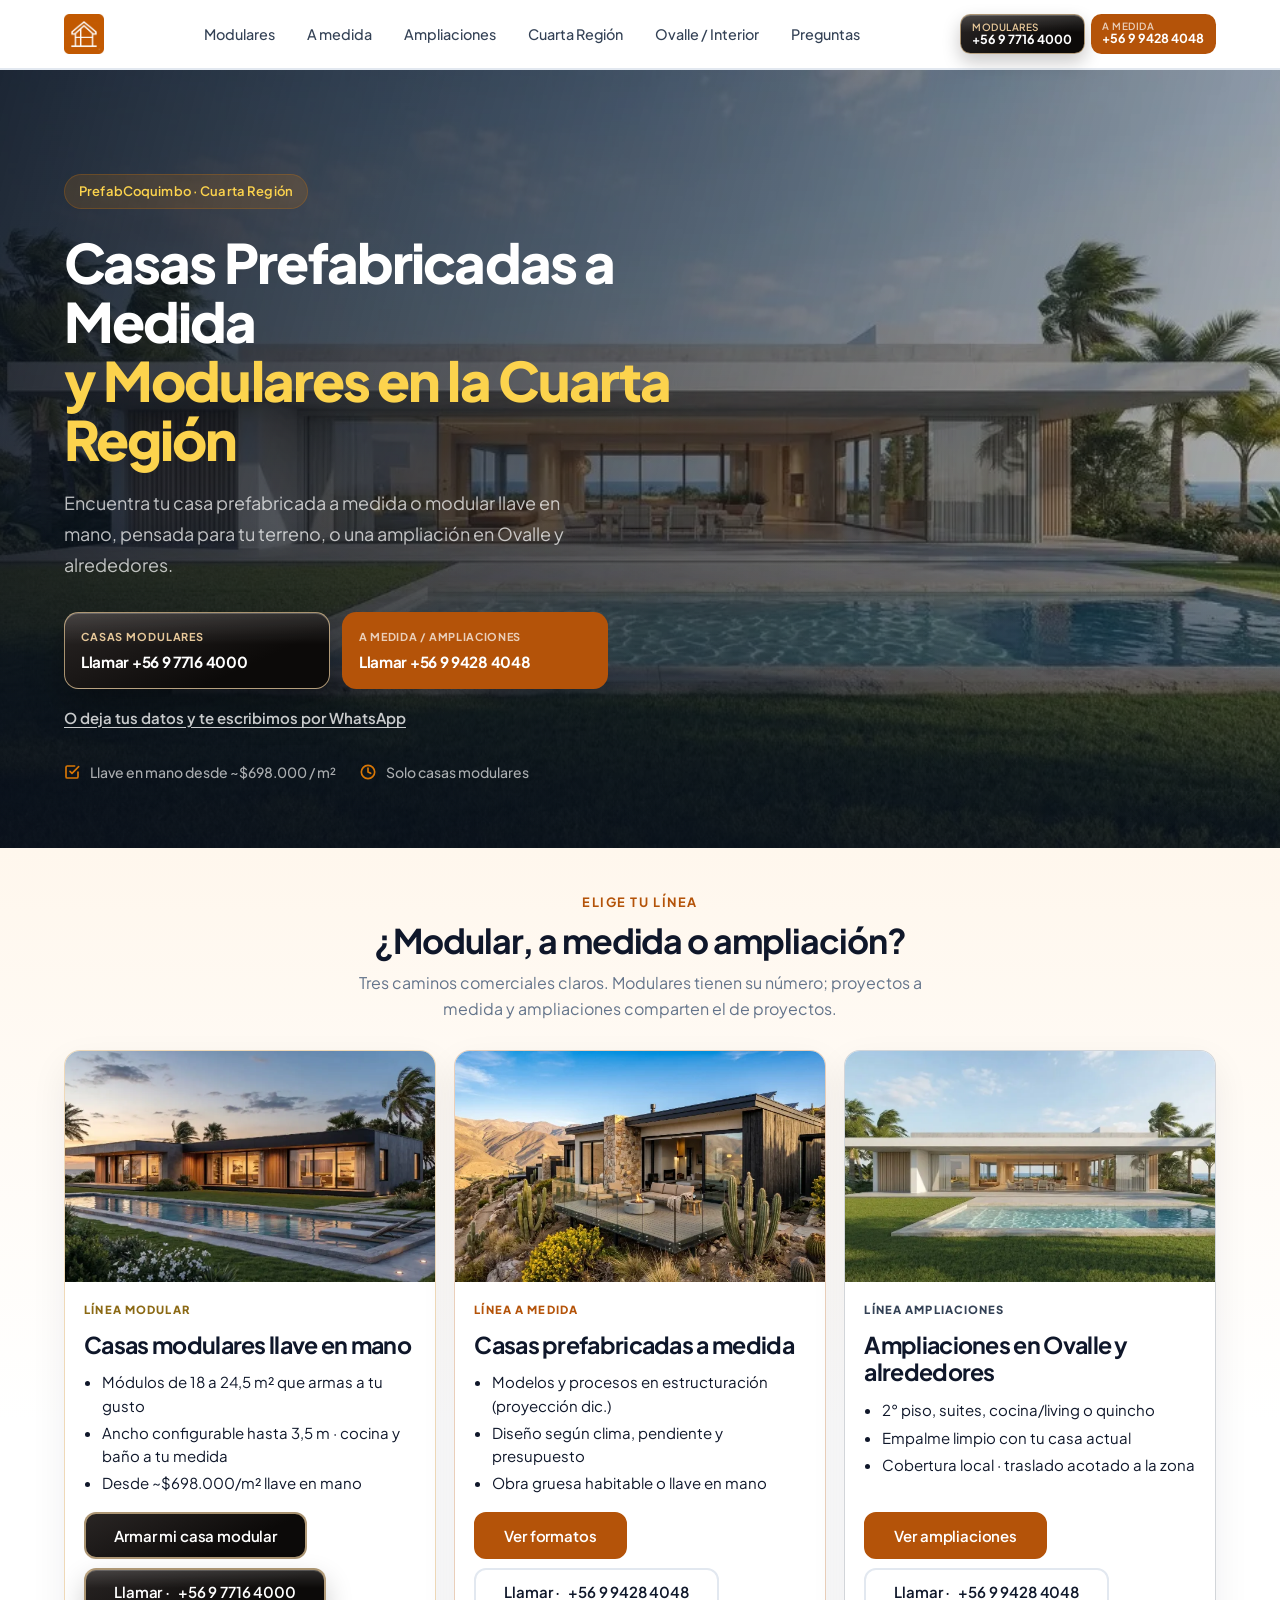
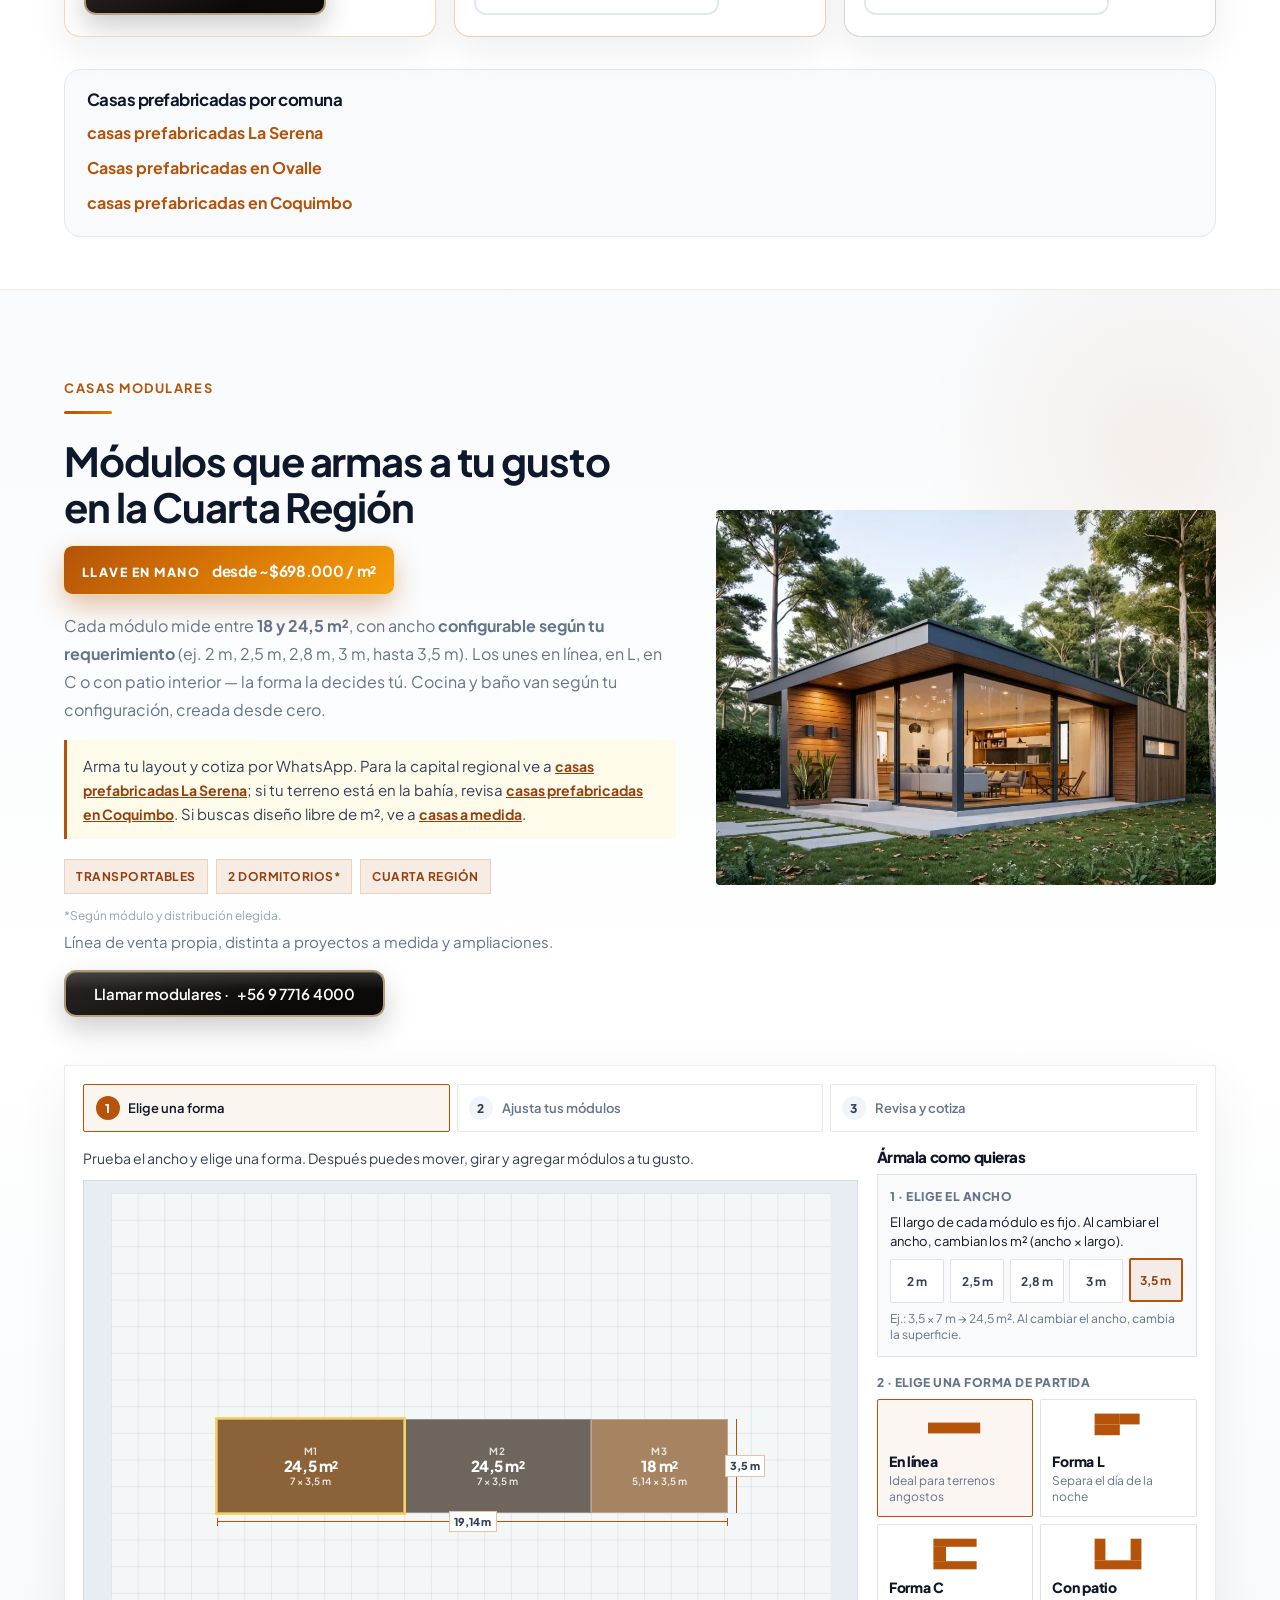
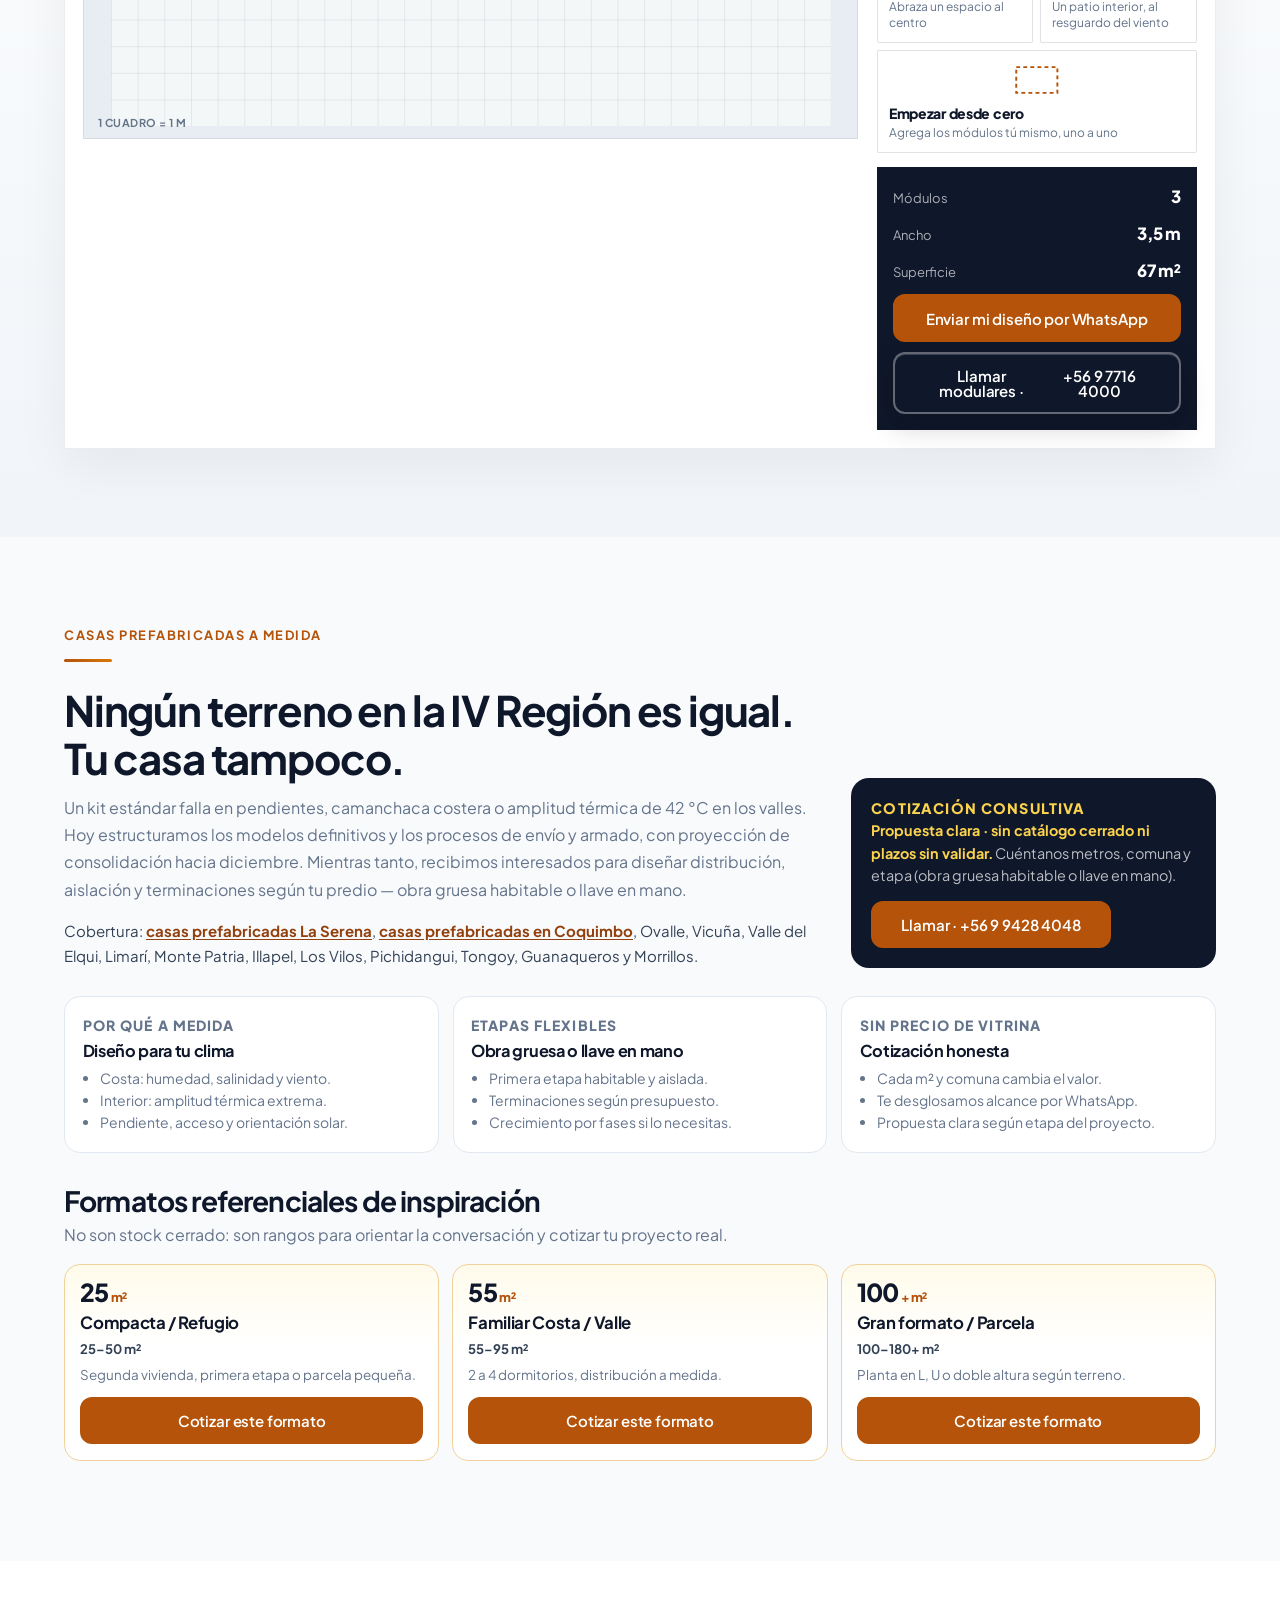
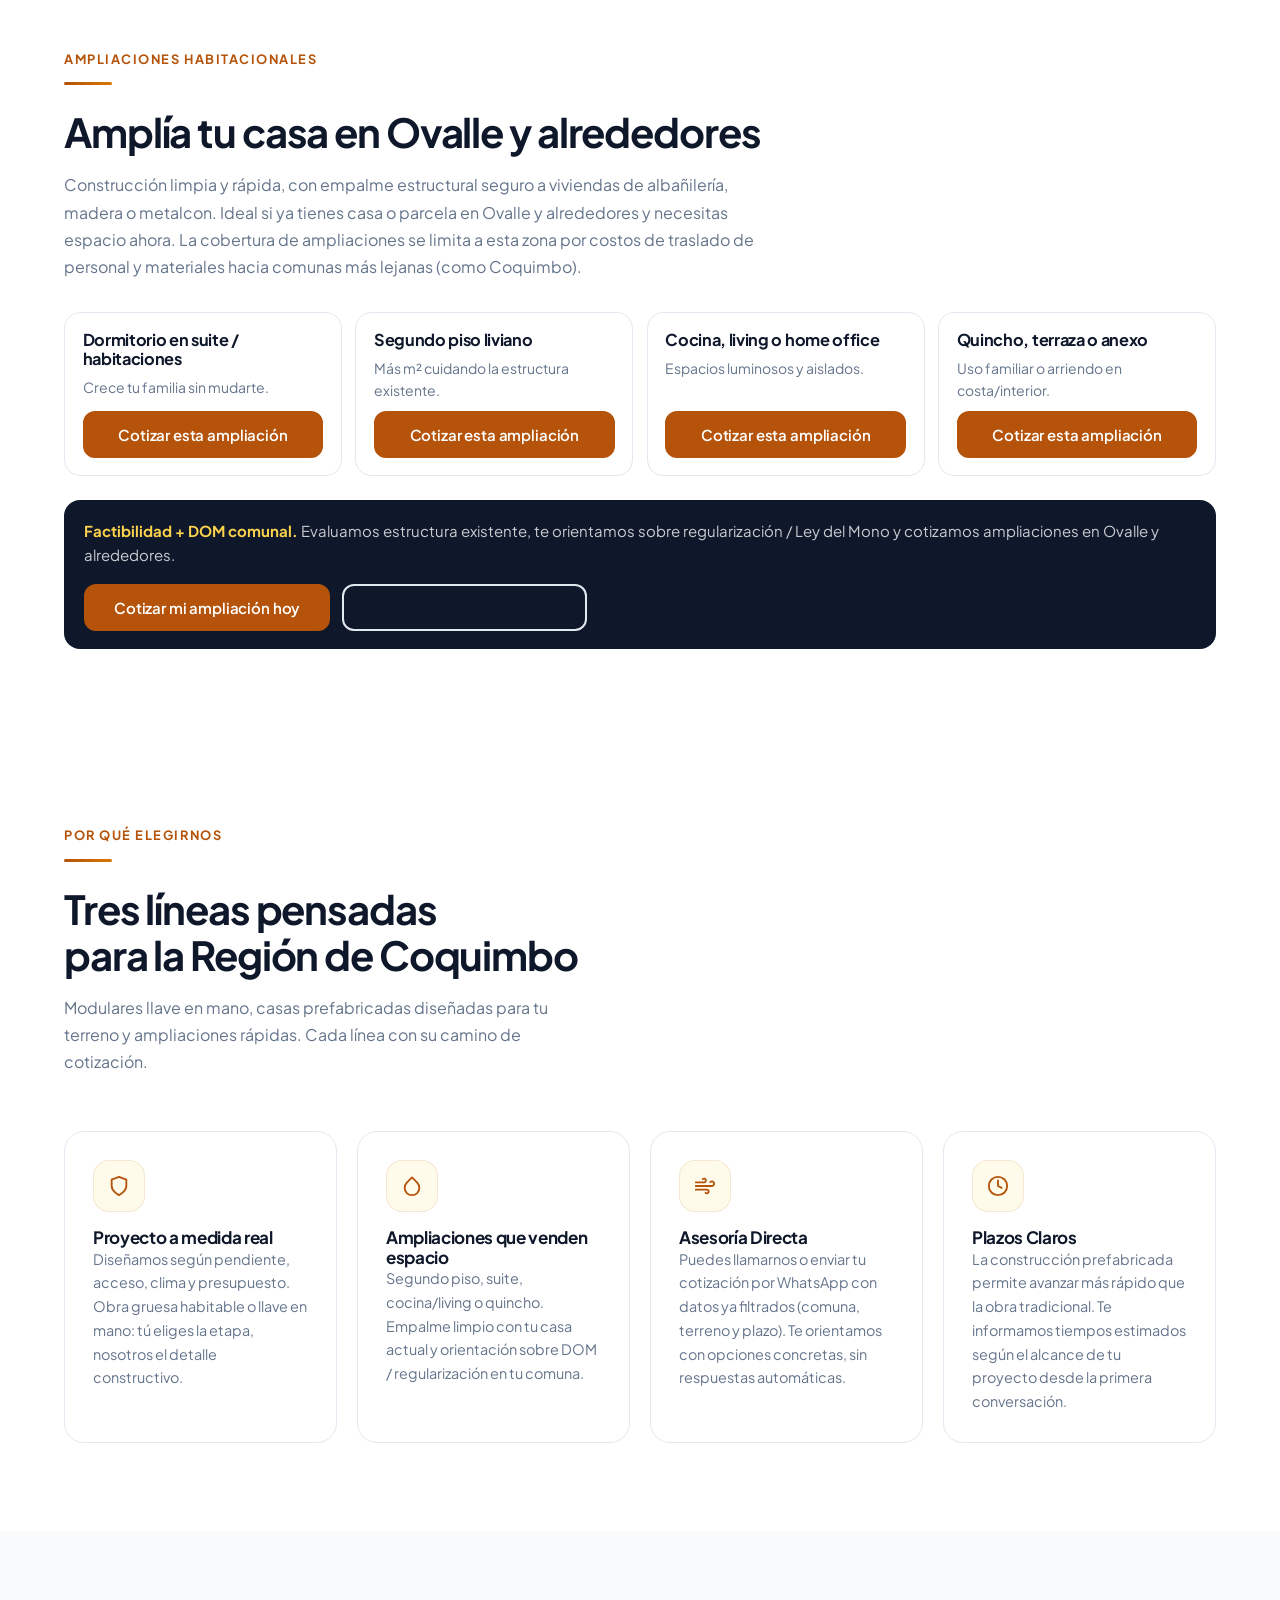
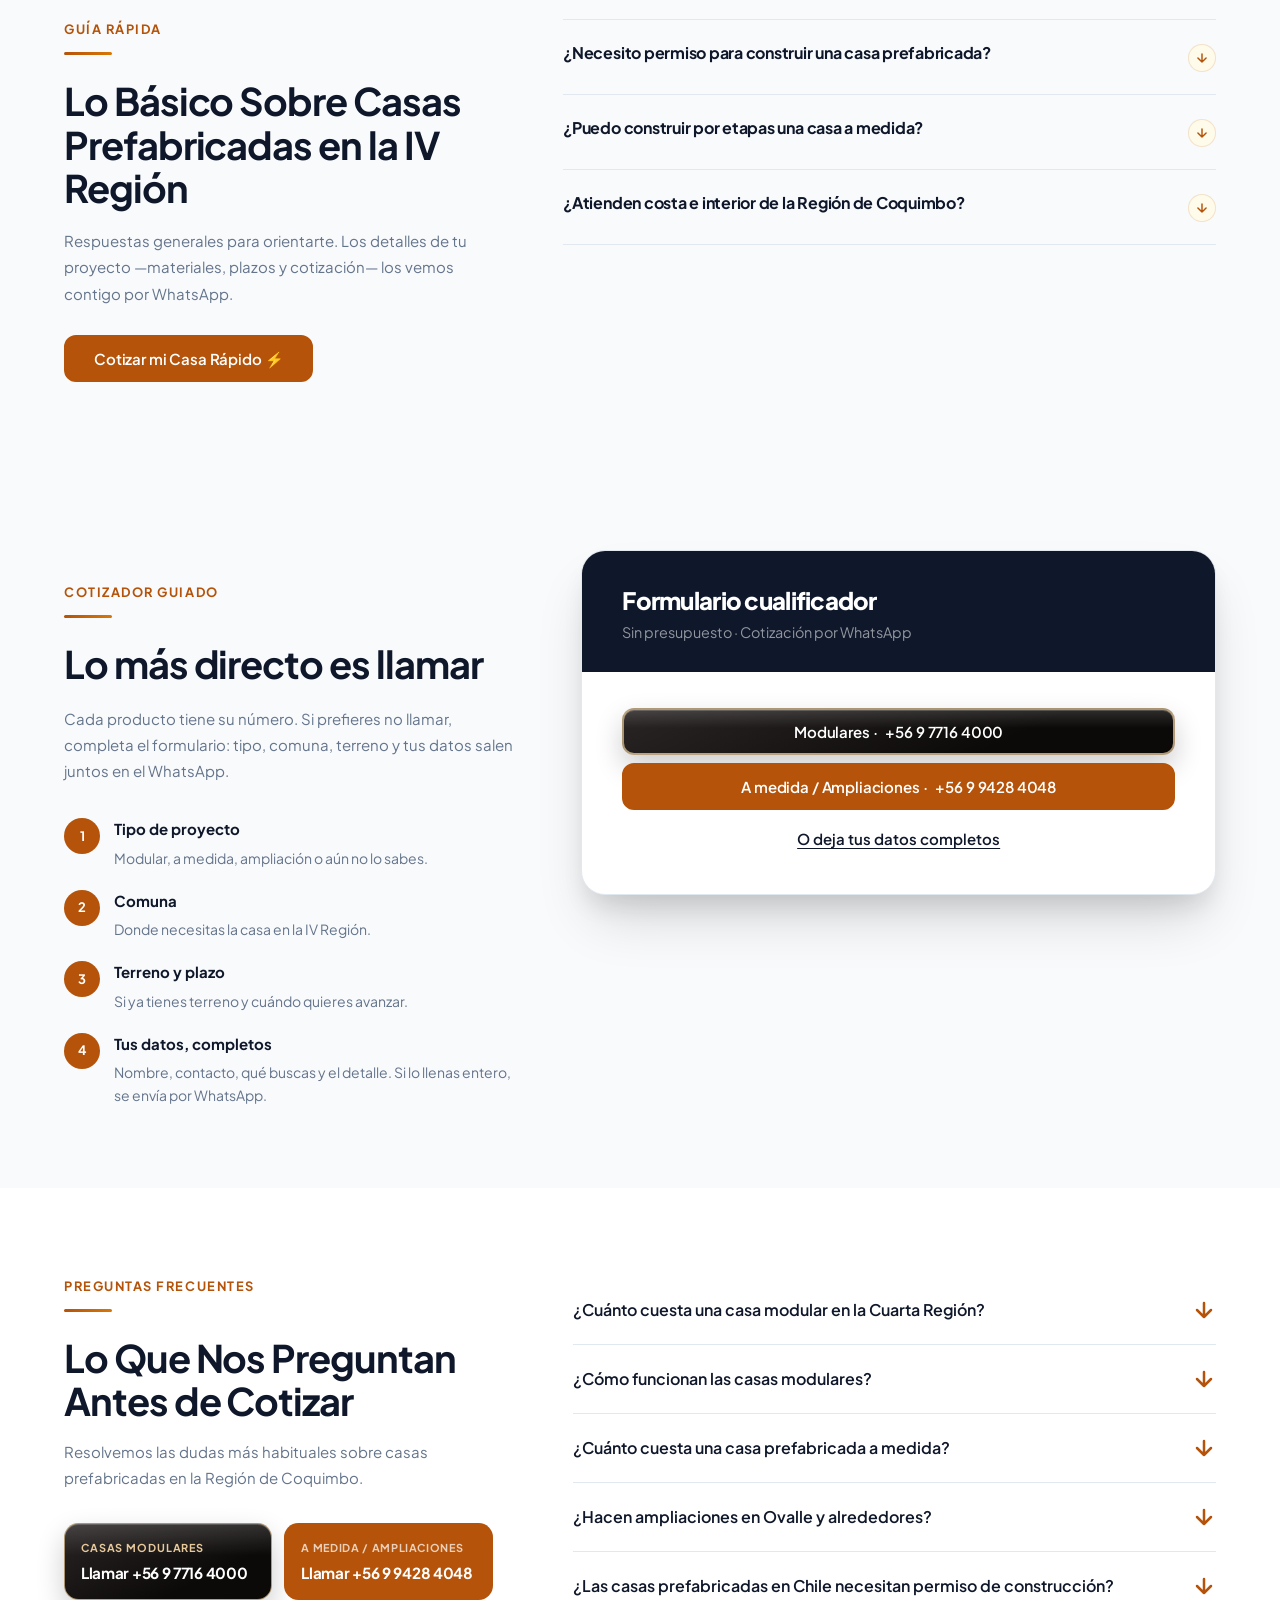
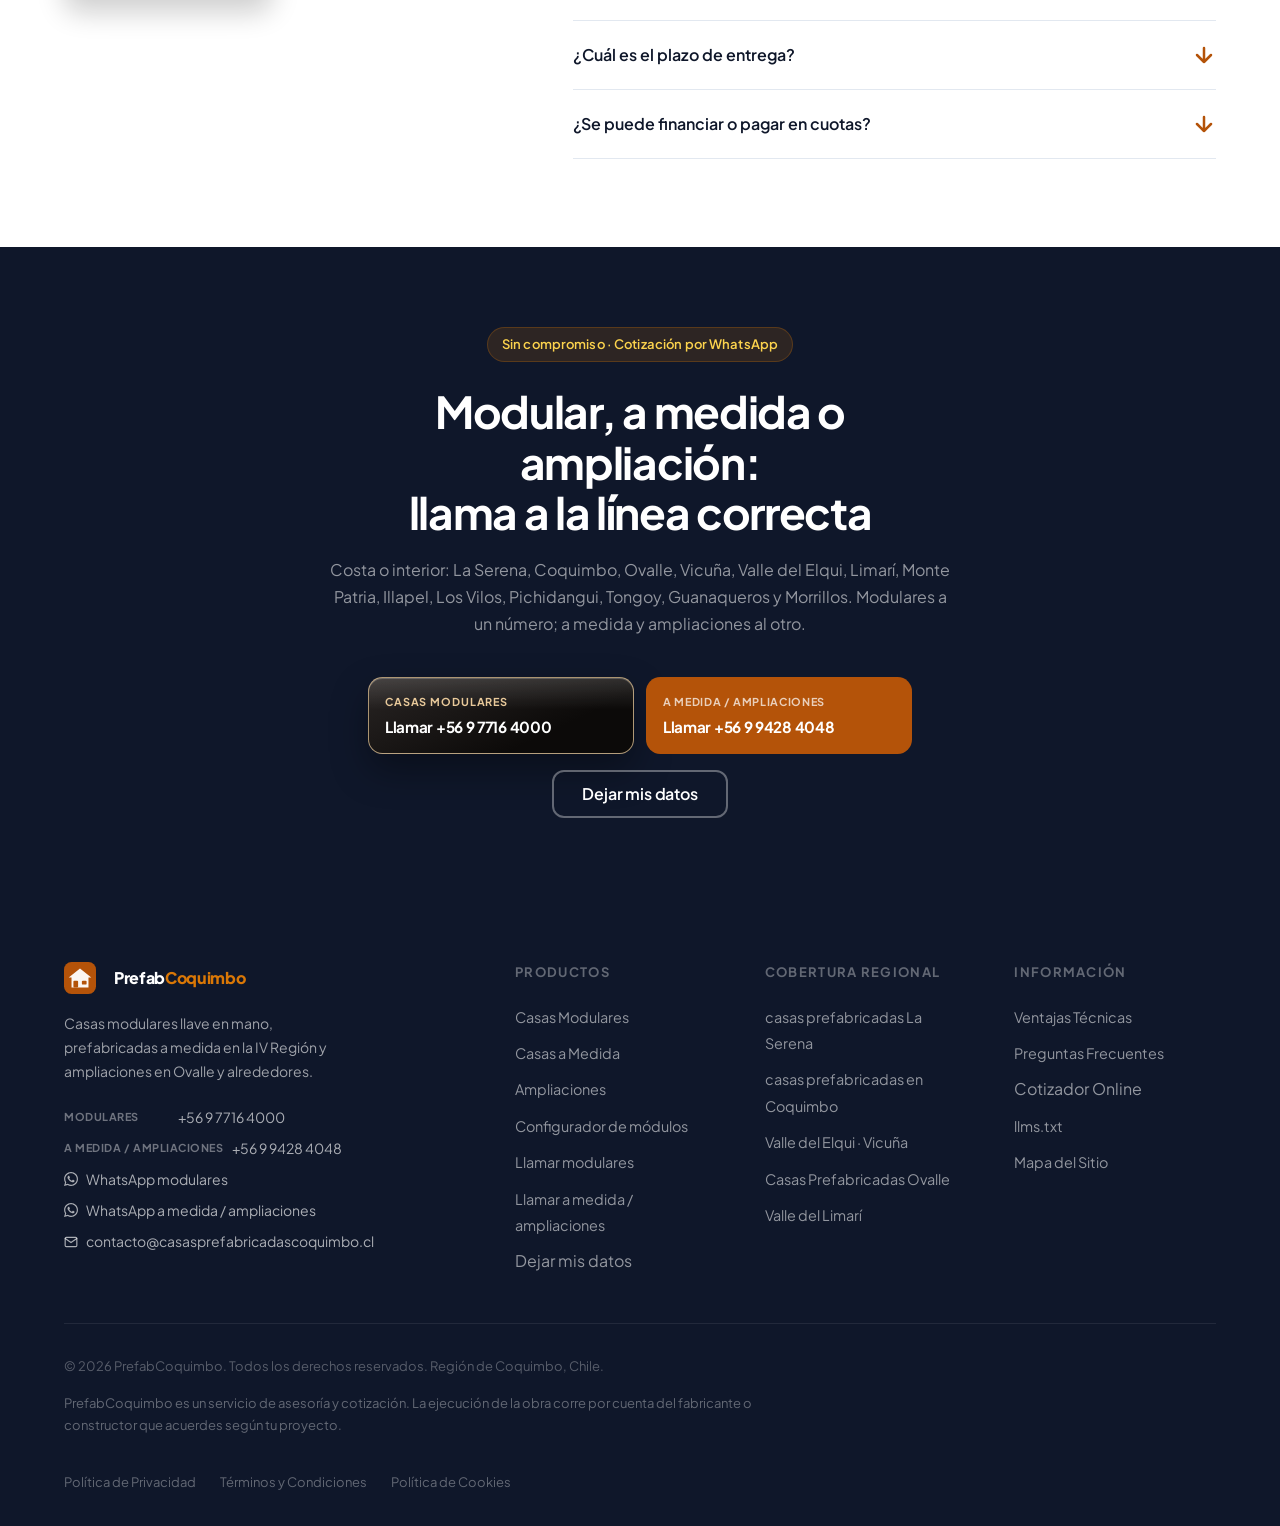
<file: index.html>
<!DOCTYPE html>
<html lang="es-CL" data-sticky-cot="Elige tu línea" data-dual-lines="true">
<head>
  <meta charset="UTF-8" />
  <meta name="viewport" content="width=device-width, initial-scale=1.0" />

  <!-- SEO Primary -->
  <title>Casas Prefabricadas y Modulares IV Región | PrefabCoquimbo</title>
  <meta name="description" content="Cotiza tu casa prefabricada o modular desde ~$698.000/m² en la IV Región. Obra gruesa o llave en mano, y ampliaciones en Ovalle y alrededores. Cotiza por WhatsApp." />
  <meta name="robots" content="index, follow, max-snippet:-1, max-image-preview:large" />
  <meta name="keywords" content="casas prefabricadas Cuarta Región, casas modulares IV Región, casas a medida Coquimbo, ampliaciones Ovalle, casas prefabricadas Ovalle" />
  <link rel="canonical" href="https://www.casasprefabricadascoquimbo.cl/" />
  <link rel="icon" type="image/svg+xml" href="/favicon.svg" />
  <link rel="apple-touch-icon" href="https://www.casasprefabricadascoquimbo.cl/images/logo.png" />

  <!-- Open Graph / WhatsApp -->
  <meta property="og:type"        content="website" />
  <meta property="og:url"         content="https://www.casasprefabricadascoquimbo.cl/" />
  <meta property="og:title"       content="Casas Prefabricadas y Modulares IV Región | PrefabCoquimbo" />
  <meta property="og:description" content="Cotiza tu casa prefabricada o modular desde ~$698.000/m² en la IV Región. Obra gruesa o llave en mano, y ampliaciones en Ovalle y alrededores. Cotiza por WhatsApp." />
  <meta property="og:image"       content="https://www.casasprefabricadascoquimbo.cl/images/casa-fondo.jpg" />
  <meta property="og:image:width"  content="1024" />
  <meta property="og:image:height" content="571" />
  <meta property="og:locale"      content="es_CL" />
  <meta property="og:site_name"   content="PrefabCoquimbo" />

  <!-- Twitter Card -->
  <meta name="twitter:card"        content="summary_large_image" />
  <meta name="twitter:title"       content="Casas Prefabricadas y Modulares IV Región | PrefabCoquimbo" />
  <meta name="twitter:description" content="Cotiza tu casa prefabricada o modular desde ~$698.000/m² en la IV Región. Obra gruesa o llave en mano, y ampliaciones en Ovalle y alrededores. Cotiza por WhatsApp." />
  <meta name="twitter:image"       content="https://www.casasprefabricadascoquimbo.cl/images/casa-fondo.jpg" />

  <!-- Google Fonts -->
  <link rel="preconnect" href="https://fonts.googleapis.com" />
  <link rel="preconnect" href="https://fonts.gstatic.com" crossorigin />
  <link rel="preload" as="image" href="images/casa-fondo.webp?v=20261110d" type="image/webp" fetchpriority="high" />
  <link rel="preload" href="https://fonts.googleapis.com/css2?family=Plus+Jakarta+Sans:wght@400;500;600;700;800&display=swap" as="style" onload="this.onload=null;this.rel='stylesheet'" />
  <noscript><link href="https://fonts.googleapis.com/css2?family=Plus+Jakarta+Sans:wght@400;500;600;700;800&display=swap" rel="stylesheet" /></noscript>

  <!-- Estilos -->
  <link rel="stylesheet" href="styles.css?v=20261119a" />

  <!-- JSON-LD: ProfessionalService (asesoría + cotización) -->
  <script type="application/ld+json">
  {
    "@context": "https://schema.org",
    "@type": "ProfessionalService",
    "name": "PrefabCoquimbo – Casas Prefabricadas Cuarta Región",
    "alternateName": ["Casas Prefabricadas La Serena", "Casas Prefabricadas Coquimbo", "Casas Prefabricadas Ovalle"],
    "url": "https://www.casasprefabricadascoquimbo.cl",
    "logo": {
      "@type":  "ImageObject",
      "url":    "https://www.casasprefabricadascoquimbo.cl/images/logo.png",
      "width":  "360",
      "height": "360"
    },
    "image": {
      "@type":  "ImageObject",
      "url":    "https://www.casasprefabricadascoquimbo.cl/images/casa-fondo.jpg",
      "width":  "1024",
      "height": "571"
    },
    "description": "Casas modulares llave en mano, casas prefabricadas a medida en la Región de Coquimbo y ampliaciones en Ovalle y alrededores. Cotización por WhatsApp.",
    "telephone": "+56-9-9428-4048",
    "email": "contacto@casasprefabricadascoquimbo.cl",
    "contactPoint": [
      {
        "@type": "ContactPoint",
        "telephone": "+56-9-7716-4000",
        "contactType": "sales",
        "name": "Ventas casas modulares",
        "areaServed": "CL",
        "availableLanguage": "Spanish"
      },
      {
        "@type": "ContactPoint",
        "telephone": "+56-9-9428-4048",
        "contactType": "sales",
        "name": "Ventas casas a medida y ampliaciones",
        "areaServed": "CL",
        "availableLanguage": "Spanish"
      }
    ],
    "areaServed": [
      { "@type": "AdministrativeArea", "name": "Región de Coquimbo" },
      { "@type": "City", "name": "La Serena",  "containedInPlace": { "@type": "AdministrativeArea", "name": "Región de Coquimbo" } },
      { "@type": "City", "name": "Coquimbo",   "containedInPlace": { "@type": "AdministrativeArea", "name": "Región de Coquimbo" } },
      { "@type": "City", "name": "Ovalle",     "containedInPlace": { "@type": "AdministrativeArea", "name": "Región de Coquimbo" } },
      { "@type": "City", "name": "La Higuera", "containedInPlace": { "@type": "AdministrativeArea", "name": "Región de Coquimbo" } }
    ],
    "openingHoursSpecification": [
      { "@type": "OpeningHoursSpecification", "dayOfWeek": ["Monday","Tuesday","Wednesday","Thursday","Friday"], "opens": "09:00", "closes": "18:30" },
      { "@type": "OpeningHoursSpecification", "dayOfWeek": "Saturday", "opens": "09:30", "closes": "14:00" }
    ],
    "hasOfferCatalog": {
      "@type": "OfferCatalog",
      "name": "Casas Prefabricadas, Modulares y Ampliaciones — Cuarta Región",
      "itemListElement": [
        {
          "@type": "Offer",
          "itemOffered": { "@type": "Service", "name": "Casas modulares transportables" },
          "description": "Módulos de 18 a 24,5 m² con ancho configurable según requerimiento (ej. 2 m, 2,5 m, 2,8 m, 3 m, hasta 3,5 m). Sistema llave en mano. Valor referencial alrededor de $698.000 por m². Traslado e instalación según zona."
        },
        {
          "@type": "Offer",
          "itemOffered": { "@type": "Service", "name": "Casas prefabricadas a medida" },
          "description": "Proyectos a medida en desarrollo de modelos y procesos de envío/armado, con proyección de consolidación hacia diciembre. Obra gruesa habitable o llave en mano según terreno y presupuesto."
        },
        {
          "@type": "Offer",
          "itemOffered": { "@type": "Service", "name": "Ampliaciones habitacionales en Ovalle y alrededores" },
          "description": "Segundos pisos, dormitorios en suite, quinchos, terrazas y anexos. Empalme con viviendas existentes en Ovalle y alrededores (cobertura limitada por costos de traslado)."
        }
      ]
    }
  }
  </script>

  <!-- JSON-LD: WebSite -->
  <script type="application/ld+json">
  {
    "@context": "https://schema.org",
    "@type": "WebSite",
    "name": "PrefabCoquimbo",
    "url": "https://www.casasprefabricadascoquimbo.cl/",
    "description": "Casas modulares, prefabricadas a medida en la IV Región y ampliaciones en Ovalle y alrededores.",
    "inLanguage": "es-CL"
  }
  </script>

  <!-- JSON-LD: FAQPage — Cuarta Región -->
  <script type="application/ld+json">
  {
    "@context": "https://schema.org",
    "@type": "FAQPage",
    "mainEntity": [
      {
        "@type": "Question",
        "name": "¿Cuánto cuesta una casa modular en la Cuarta Región?",
        "acceptedAnswer": { "@type": "Answer", "text": "Los módulos van desde 18 a 24,5 m², con ancho configurable según requerimiento (ej. 2 m, 2,5 m, 2,8 m, 3 m, hasta 3,5 m). El valor referencial ronda los $698.000 por m² llave en mano. Por ejemplo, un módulo de 24,5 m² queda en alrededor de $17.101.000 (24,5 × $698.000). El valor final se confirma por WhatsApp según tu configuración y ubicación en la Cuarta Región." }
      },
      {
        "@type": "Question",
        "name": "¿Cómo funcionan las casas modulares?",
        "acceptedAnswer": { "@type": "Answer", "text": "Son módulos rectangulares transportables que puedes combinar como quieras: en línea, en L, en C u otras formas. Cada módulo va de 18 a 24,5 m², con cocina y baño equipados en las versiones llave en mano. Armas el layout en el configurador del sitio y lo cotizamos por WhatsApp." }
      },
      {
        "@type": "Question",
        "name": "¿Cuánto cuesta una casa prefabricada a medida?",
        "acceptedAnswer": { "@type": "Answer", "text": "No hay precio de vitrina: cada proyecto es distinto según metros, terreno, clima y etapa (obra gruesa habitable o llave en mano). En modulares el valor referencial es ~$698.000/m². Escríbenos por WhatsApp con la comuna del terreno y el alcance que buscas." }
      },
      {
        "@type": "Question",
        "name": "¿Hacen ampliaciones en Ovalle y alrededores?",
        "acceptedAnswer": { "@type": "Answer", "text": "Sí. Las ampliaciones se cotizan en Ovalle y alrededores (por costos de traslado de personal y materiales hacia zonas más lejanas como Coquimbo). Evaluamos el empalme con tu vivienda actual y te orientamos sobre DOM comunal." }
      },
      {
        "@type": "Question",
        "name": "¿Las casas prefabricadas en Chile necesitan permiso de construcción?",
        "acceptedAnswer": { "@type": "Answer", "text": "Sí. Toda construcción permanente en Chile requiere permiso de edificación ante la DOM de la comuna correspondiente. Los documentos incluyen planos y memoria de cálculo estructural, entre otros. Indica tu comuna y te orientamos sobre el proceso." }
      },
      {
        "@type": "Question",
        "name": "¿Cómo se adapta una casa prefabricada al clima de la costa o el valle?",
        "acceptedAnswer": { "@type": "Answer", "text": "Cada proyecto se diseña según el terreno: humedad y salinidad en la costa, o amplitud térmica extrema en Ovalle y el Valle del Elqui. Cuéntanos dónde está tu parcela y te orientamos sobre aislación, orientación y materialidad." }
      },
      {
        "@type": "Question",
        "name": "¿Se puede financiar o pagar en cuotas una casa prefabricada?",
        "acceptedAnswer": { "@type": "Answer", "text": "Depende del alcance del proyecto. Te orientamos sobre esquemas de pago por etapas, carta de crédito hipotecario o subsidio habitacional DS-49 / DS-1 cuando aplica. Consulta las opciones para tu caso por WhatsApp." }
      }
    ]
  }
  </script>
</head>
<body>

<!-- ══════════════════════════════════════════════════
     HEADER
══════════════════════════════════════════════════ -->
<header class="site-header" role="banner">
  <nav class="nav-container" aria-label="Navegación principal">

    <a href="/" class="nav-logo" aria-label="PrefabCoquimbo – Inicio">
      <img
        src="images/logo.png"
        alt="PrefabCoquimbo – Casas Prefabricadas Región de Coquimbo"
        class="nav-logo-img"
        width="160"
        height="40"
        loading="eager"
        decoding="async"
      />
    </a>

    <!-- Desktop links -->
    <ul class="nav-links" role="list">
      <li><a href="#modulares"  class="nav-link">Modulares</a></li>
      <li><a href="#modelos"    class="nav-link">A medida</a></li>
      <li><a href="#ampliaciones" class="nav-link">Ampliaciones</a></li>
      <li><a href="cuarta-region.html" class="nav-link">Cuarta Región</a></li>
      <li><a href="ovalle.html" class="nav-link">Ovalle / Interior</a></li>
      <li><a href="#faq"        class="nav-link">Preguntas</a></li>
    </ul>

    <!-- Desktop CTA -->
    <div class="nav-cta nav-cta-lines">
      <a href="tel:+56977164000" class="nav-line nav-line--modular" data-line="modular" aria-label="Llamar a la línea de casas modulares">
        <span class="nav-line-kicker">Modulares</span>
        <span class="nav-line-name" data-line-number>+56 9 7716 4000</span>
      </a>
      <a href="tel:+56994284048" class="nav-line nav-line--prefab" data-line="prefab" aria-label="Llamar a la línea de casas prefabricadas">
        <span class="nav-line-kicker">A medida</span>
        <span class="nav-line-name" data-line-number>+56 9 9428 4048</span>
      </a>
    </div>

    <!-- Mobile menu button -->
    <button id="mobile-menu-btn" class="mobile-menu-btn" aria-label="Abrir menú" aria-expanded="false" aria-controls="mobile-menu">
      <span></span><span></span><span></span>
    </button>
  </nav>

  <!-- Mobile menu -->
  <div id="mobile-menu" class="mobile-menu" role="navigation" aria-label="Menú móvil">
    <div class="mobile-menu-inner">
      <a href="#modulares"  class="nav-link">Casas Modulares</a>
      <a href="#modelos"    class="nav-link">Casas a medida</a>
      <a href="#ampliaciones" class="nav-link">Ampliaciones</a>
      <a href="cuarta-region.html" class="nav-link">Cuarta Región</a>
      <a href="ovalle.html" class="nav-link">Ovalle / Interior</a>
      <a href="#faq"        class="nav-link">Preguntas Frecuentes</a>
      <div class="line-menu">
        <a href="tel:+56977164000" class="nav-line nav-line--modular" data-line="modular" aria-label="Llamar a la línea de casas modulares">
          <span class="nav-line-kicker">Modulares</span>
          <span class="nav-line-name" data-line-number>+56 9 7716 4000</span>
        </a>
        <a href="tel:+56994284048" class="nav-line nav-line--prefab" data-line="prefab" aria-label="Llamar a la línea de casas prefabricadas">
          <span class="nav-line-kicker">A medida</span>
          <span class="nav-line-name" data-line-number>+56 9 9428 4048</span>
        </a>
      </div>
      <button type="button" class="btn btn-secondary btn-cotizador-main" style="margin-top:0.5rem; width:100%; justify-content:center;">Dejar mis datos</button>
    </div>
  </div>
</header>


<!-- ══════════════════════════════════════════════════
     HERO — banner full-bleed (casa fondo)
══════════════════════════════════════════════════ -->
<section class="hero-section hero-section--banner" aria-labelledby="hero-title">
  <div class="hero-banner-media" aria-hidden="true">
    <picture>
      <source srcset="images/casa-fondo.webp?v=20261110d" type="image/webp" />
      <img
        src="images/casa-fondo.jpg?v=20261110d"
        alt=""
        width="1024"
        height="571"
        fetchpriority="high"
        decoding="async"
      />
    </picture>
  </div>
  <div class="hero-banner-overlay" aria-hidden="true"></div>

  <div class="section-container">
    <div class="hero-banner-copy">
      <div class="badge badge-amber-on-dark" style="margin-bottom:1.5rem;">
        PrefabCoquimbo · Cuarta Región
      </div>

      <h1 id="hero-title">
        Casas Prefabricadas a Medida<br>
        <span style="color:#FCD34D;">y Modulares en la Cuarta Región</span>
      </h1>

      <p class="hero-lead">
        Encuentra tu casa prefabricada a medida o modular llave en mano, pensada para tu terreno, o una ampliación en Ovalle y alrededores.
      </p>

      <div class="hero-banner-actions">
        <div class="line-pair line-pair--on-dark">
          <a class="line-card line-card--modular" data-line="modular" href="tel:+56977164000" aria-label="Llamar a la línea de casas modulares">
            <span class="line-card-kicker">Casas modulares</span>
            <span class="line-card-action">Llamar <span data-line-number>+56 9 7716 4000</span></span>
          </a>
          <a class="line-card line-card--prefab" data-line="prefab" href="tel:+56994284048" aria-label="Llamar a la línea de casas prefabricadas">
            <span class="line-card-kicker">A medida / Ampliaciones</span>
            <span class="line-card-action">Llamar <span data-line-number>+56 9 9428 4048</span></span>
          </a>
        </div>
        <button type="button" class="btn-form-quiet btn-cotizador-main">
          O deja tus datos y te escribimos por WhatsApp
        </button>
      </div>

      <div class="hero-banner-trust">
        <div class="trust-item">
          <svg width="16" height="16" viewBox="0 0 24 24" fill="none" stroke="currentColor" stroke-width="2.5" stroke-linecap="round" stroke-linejoin="round" aria-hidden="true"><path d="M9 11l3 3L22 4"/><path d="M21 12v7a2 2 0 01-2 2H5a2 2 0 01-2-2V5a2 2 0 012-2h11"/></svg>
          Llave en mano desde ~$698.000 / m²
        </div>
        <div class="trust-item">
          <svg width="16" height="16" viewBox="0 0 24 24" fill="none" stroke="currentColor" stroke-width="2.5" stroke-linecap="round" stroke-linejoin="round" aria-hidden="true"><circle cx="12" cy="12" r="10"/><path d="M12 6v6l4 2"/></svg>
          Solo casas modulares
        </div>
      </div>
    </div>
  </div>
</section>


<!-- Selector de línea: modular / a medida / ampliaciones -->
<section id="elige" class="line-fork" aria-labelledby="elige-title">
  <div class="section-container">
    <p class="section-label" style="text-align:center; margin-bottom:0.5rem;">Elige tu línea</p>
    <h2 id="elige-title" class="line-fork-title">¿Modular, a medida o ampliación?</h2>
    <p class="line-fork-lead">Tres caminos comerciales claros. Modulares tienen su número; proyectos a medida y ampliaciones comparten el de proyectos.</p>

    <div class="line-fork-grid">
      <article class="fork-card fork-card--modular">
        <div class="fork-card-media">
          <img src="images/modular-costa.webp?v=20261110d" alt="Casa modular llave en mano en la Región de Coquimbo" width="1024" height="617" loading="lazy" decoding="async" />
        </div>
        <div class="fork-card-body">
          <p class="fork-card-kicker">Línea modular</p>
          <h3 class="fork-card-name">Casas modulares llave en mano</h3>
          <ul class="fork-card-points">
            <li>Módulos de 18 a 24,5 m² que armas a tu gusto</li>
            <li>Ancho configurable hasta 3,5 m · cocina y baño a tu medida</li>
            <li>Desde ~$698.000/m² llave en mano</li>
          </ul>
          <div class="fork-card-actions">
            <a href="#modulares" class="btn btn-primary">Armar mi casa modular</a>
            <a href="tel:+56977164000" class="btn btn-secondary" data-line="modular">Llamar · <span data-line-number>+56 9 7716 4000</span></a>
          </div>
        </div>
      </article>

      <article class="fork-card fork-card--prefab">
        <div class="fork-card-media">
          <img src="images/casa-ovalle-interior.webp?v=20261110e" alt="Casa prefabricada a medida en el interior de la Región de Coquimbo" width="720" height="393" loading="lazy" decoding="async" />
        </div>
        <div class="fork-card-body">
          <p class="fork-card-kicker">Línea a medida</p>
          <h3 class="fork-card-name">Casas prefabricadas a medida</h3>
          <ul class="fork-card-points">
            <li>Modelos y procesos en estructuración (proyección dic.)</li>
            <li>Diseño según clima, pendiente y presupuesto</li>
            <li>Obra gruesa habitable o llave en mano</li>
          </ul>
          <div class="fork-card-actions">
            <a href="#modelos" class="btn btn-primary">Ver formatos</a>
            <a href="tel:+56994284048" class="btn btn-secondary" data-line="prefab">Llamar · <span data-line-number>+56 9 9428 4048</span></a>
          </div>
        </div>
      </article>

      <article class="fork-card fork-card--amp">
        <div class="fork-card-media">
          <img src="images/casa-fondo.webp?v=20261110d" alt="Ampliación habitacional prefabricada en la Cuarta Región" width="1024" height="571" loading="lazy" decoding="async" />
        </div>
        <div class="fork-card-body">
          <p class="fork-card-kicker">Línea ampliaciones</p>
          <h3 class="fork-card-name">Ampliaciones en Ovalle y alrededores</h3>
          <ul class="fork-card-points">
            <li>2° piso, suites, cocina/living o quincho</li>
            <li>Empalme limpio con tu casa actual</li>
            <li>Cobertura local · traslado acotado a la zona</li>
          </ul>
          <div class="fork-card-actions">
            <a href="#ampliaciones" class="btn btn-primary">Ver ampliaciones</a>
            <a href="tel:+56994284048" class="btn btn-secondary" data-line="prefab">Llamar · <span data-line-number>+56 9 9428 4048</span></a>
          </div>
        </div>
      </article>
    </div>

    <nav class="local-nav" aria-label="Cobertura comunal">
      <h2>Casas prefabricadas por comuna</h2>
      <ul>
        <li><a href="/casas-prefabricadas-la-serena.html">casas prefabricadas La Serena</a></li>
        <li><a href="/ovalle.html">Casas prefabricadas en Ovalle</a></li>
        <li><a href="/casas-prefabricadas-coquimbo.html">casas prefabricadas en Coquimbo</a></li>
      </ul>
    </nav>
  </div>
</section>


<!-- ══════════════════════════════════════════════════
     CASAS MODULARES + CONFIGURADOR
══════════════════════════════════════════════════ -->
<section id="modulares" class="section-pad modular-section" aria-labelledby="modulares-title">
  <div class="section-container">

    <div class="modular-intro-grid">
      <div>
        <p class="section-label">Casas Modulares</p>
        <div class="divider-amber"></div>
        <h2 id="modulares-title" style="font-size:clamp(1.75rem,3.5vw,2.5rem); margin-bottom:1rem;">
          Módulos que armas a tu gusto<br>en la Cuarta Región
        </h2>
        <p class="llave-badge" aria-label="Llave en mano desde aproximadamente 698 mil pesos por metro cuadrado">
          <span class="llave-badge-label">Llave en mano</span>
          <span class="llave-badge-price">desde ~$698.000 / m²</span>
        </p>
        <p style="color:var(--slate-500); font-size:1rem; line-height:1.75; margin-bottom:1rem;">
          Cada módulo mide entre <strong style="color:var(--slate-800);">18 y 24,5 m²</strong>,
          con ancho <strong style="color:var(--slate-800);">configurable según tu requerimiento</strong>
          (ej. 2 m, 2,5 m, 2,8 m, 3 m, hasta 3,5 m).
          Los unes en línea, en L, en C o con patio interior — la forma la decides tú.
          Cocina y baño van según tu configuración, creada desde cero.
        </p>
        <aside class="mb-callout">
          <p>Arma tu layout y cotiza por WhatsApp. Para la capital regional ve a <a href="/casas-prefabricadas-la-serena.html">casas prefabricadas La Serena</a>; si tu terreno está en la bahía, revisa <a href="/casas-prefabricadas-coquimbo.html">casas prefabricadas en Coquimbo</a>. Si buscas diseño libre de m², ve a <a href="#modelos">casas a medida</a>.</p>
        </aside>
        <div class="modular-chips" aria-label="Características">
          <span class="modular-chip">Transportables</span>
          <span class="modular-chip">2 dormitorios*</span>
          <span class="modular-chip">Cuarta Región</span>
        </div>
        <p style="font-size:0.75rem; color:var(--slate-400); margin-top:0.75rem;">*Según módulo y distribución elegida.</p>
        <p class="product-line-note">Línea de venta propia, distinta a proyectos a medida y ampliaciones.</p>
        <a href="tel:+56977164000" class="btn btn-primary" data-line="modular" aria-label="Llamar a la línea de casas modulares">
          Llamar modulares · <span data-line-number>+56 9 7716 4000</span>
        </a>
      </div>
      <div class="modular-photo">
        <img
          src="images/modular-bosque.webp?v=20261110d"
          alt="Casa modular tipo tiny house con terraza, ideal para la Cuarta Región"
          width="1024"
          height="686"
          loading="lazy"
          decoding="async"
        />
      </div>
    </div>

    <div id="modular-builder" data-step="1" aria-label="Configurador de módulos">
      <nav class="mb-stepper" aria-label="Pasos del configurador">
        <button type="button" class="mb-step is-current" data-mb-step="1" aria-current="step">
          <span class="mb-step-num">1</span>
          <span class="mb-step-label">Elige una forma</span>
        </button>
        <button type="button" class="mb-step" data-mb-step="2" aria-current="false">
          <span class="mb-step-num">2</span>
          <span class="mb-step-label">Ajusta tus módulos</span>
        </button>
        <button type="button" class="mb-step" data-mb-step="3" aria-current="false">
          <span class="mb-step-num">3</span>
          <span class="mb-step-label">Revisa y cotiza</span>
        </button>
      </nav>

      <div class="mb-layout">
        <div class="mb-stage-col">
          <p class="mb-hint" data-mb-hint id="mb-hint">
            Elige una forma para empezar. Después puedes mover cada módulo.
          </p>
          <div class="mb-stage-wrap" data-mb-stage>
            <div
              class="mb-canvas"
              data-mb-canvas
              role="application"
              aria-label="Plano de tu casa modular"
              aria-describedby="mb-hint"
            ></div>
            <span class="mb-scale">1 cuadro = 1 m</span>
          </div>
          <div class="mb-dock" data-mb-dock>
            <p class="mb-dock-fig">
              <strong data-mb-dock-m2>0 m²</strong>
              <span data-mb-dock-count>0 módulos</span>
            </p>
            <button type="button" class="btn btn-primary mb-dock-cta btn-cotizador-main" data-mb-whatsapp data-preset-tipo="Modular">Cotizar</button>
          </div>
        </div>

        <aside class="mb-panel">
          <div class="mb-panel-step" data-mb-panel="1">
            <h3>Ármala como quieras</h3>
            <div class="mb-width" role="group" aria-label="Ancho del módulo">
              <p class="mb-add-label">1 · Elige el ancho</p>
              <p class="mb-width-lead">El largo de cada módulo es fijo. Al cambiar el ancho, cambian los m² (ancho × largo).</p>
              <div class="mb-widths">
                <button type="button" data-mb-width="2" aria-pressed="false">2 m</button>
                <button type="button" data-mb-width="2.5" aria-pressed="false">2,5 m</button>
                <button type="button" data-mb-width="2.8" aria-pressed="false">2,8 m</button>
                <button type="button" data-mb-width="3" aria-pressed="false">3 m</button>
                <button type="button" data-mb-width="3.5" class="is-active" aria-pressed="true">3,5 m</button>
              </div>
              <p class="mb-width-note" data-mb-width-example>Ej.: 3,5 × 7 m → 24,5 m². Al cambiar el ancho, cambia la superficie.</p>
            </div>
            <p class="mb-add-label mb-add-label--shapes">2 · Elige una forma de partida</p>
            <div class="mb-shapes">
              <button type="button" class="mb-shape-card" data-mb-preset="linea">
                <svg viewBox="0 0 64 40" aria-hidden="true"><rect x="2" y="14" width="20" height="12"/><rect x="22" y="14" width="20" height="12"/><rect x="42" y="14" width="18" height="12"/></svg>
                <span class="mb-shape-name">En línea</span>
                <span class="mb-shape-desc">Ideal para terrenos angostos</span>
              </button>
              <button type="button" class="mb-shape-card" data-mb-preset="ele">
                <svg viewBox="0 0 64 40" aria-hidden="true"><rect x="6" y="4" width="28" height="12"/><rect x="34" y="4" width="22" height="12"/><rect x="6" y="16" width="28" height="12"/></svg>
                <span class="mb-shape-name">Forma L</span>
                <span class="mb-shape-desc">Separa el día de la noche</span>
              </button>
              <button type="button" class="mb-shape-card" data-mb-preset="ce">
                <svg viewBox="0 0 64 40" aria-hidden="true"><rect x="8" y="3" width="48" height="9"/><rect x="8" y="12" width="14" height="16"/><rect x="8" y="28" width="48" height="9"/></svg>
                <span class="mb-shape-name">Forma C</span>
                <span class="mb-shape-desc">Abraza un espacio al centro</span>
              </button>
              <button type="button" class="mb-shape-card" data-mb-preset="patio">
                <svg viewBox="0 0 64 40" aria-hidden="true"><rect x="6" y="3" width="12" height="24"/><rect x="46" y="3" width="12" height="24"/><rect x="6" y="27" width="52" height="10"/></svg>
                <span class="mb-shape-name">Con patio</span>
                <span class="mb-shape-desc">Un patio interior, al resguardo del viento</span>
              </button>
              <button type="button" class="mb-shape-card mb-shape-card--blank" data-mb-preset="vacio">
                <svg viewBox="0 0 64 28" aria-hidden="true"><rect x="16" y="4" width="32" height="20" fill="none" stroke="currentColor" stroke-width="1.5" stroke-dasharray="3 2.5"/></svg>
                <span class="mb-shape-name">Empezar desde cero</span>
                <span class="mb-shape-desc">Agrega los módulos tú mismo, uno a uno</span>
              </button>
            </div>
          </div>

          <div class="mb-panel-step" data-mb-panel="2" hidden>
            <h3>Ajusta tu casa</h3>
            <p class="mb-tip" data-mb-tip hidden>
              Arrastra para mover · se pegan solos
              <button type="button" data-mb-tip-close>Entendido</button>
            </p>
            <div class="mb-width mb-width--compact" role="group" aria-label="Ancho del módulo">
              <p class="mb-add-label">Ancho del módulo</p>
              <div class="mb-widths">
                <button type="button" data-mb-width="2" aria-pressed="false">2</button>
                <button type="button" data-mb-width="2.5" aria-pressed="false">2,5</button>
                <button type="button" data-mb-width="2.8" aria-pressed="false">2,8</button>
                <button type="button" data-mb-width="3" aria-pressed="false">3</button>
                <button type="button" data-mb-width="3.5" class="is-active" aria-pressed="true">3,5</button>
              </div>
              <p class="mb-width-note mb-width-note--compact">Cámbialo cuando quieras: el plano se actualiza al toque.</p>
            </div>
            <div class="mb-selected" data-mb-selected>
              <p class="mb-selected-label" data-mb-selected-label>Toca un módulo del plano</p>
              <div class="mb-selected-tools" data-mb-selected-tools></div>
            </div>
            <p class="mb-help">Toca un módulo para girarlo, cambiar su tamaño o quitarlo. También sirven las flechas del teclado.</p>
            <div class="mb-add">
              <p class="mb-add-label">Agregar un módulo</p>
              <div class="mb-sizes" role="group" aria-label="Tamaño del módulo nuevo">
                <button type="button" data-mb-size="18"><span>18 m²</span><small>3,5 × 5,14 m</small></button>
                <button type="button" data-mb-size="20"><span>20 m²</span><small>3,5 × 5,71 m</small></button>
                <button type="button" data-mb-size="22"><span>22 m²</span><small>3,5 × 6,29 m</small></button>
                <button type="button" data-mb-size="24.5" class="is-active"><span>24,5 m²</span><small>3,5 × 7 m</small></button>
              </div>
              <button type="button" class="btn btn-primary mb-add-btn" data-mb-add>+ Agregar módulo</button>
            </div>
            <div class="mb-tools">
              <button type="button" data-mb-undo disabled>Deshacer</button>
              <button type="button" data-mb-clear>Volver a empezar</button>
            </div>
          </div>

          <div class="mb-panel-step" data-mb-panel="3" hidden>
            <h3>Tu diseño</h3>
            <p class="mb-human" data-mb-human>Elige una forma para ver el resumen.</p>
            <p class="mb-human-note">*Los dormitorios dependen de cómo se distribuya cada módulo.</p>
          </div>

          <div class="mb-summary">
            <div class="mb-summary-row">
              <span>Módulos</span>
              <strong data-mb-count>0</strong>
            </div>
            <div class="mb-summary-row">
              <span>Ancho</span>
              <strong data-mb-width-label>3,5 m</strong>
            </div>
            <div class="mb-summary-row">
              <span>Superficie</span>
              <strong data-mb-total-m2>0 m²</strong>
            </div>
            <button
              type="button"
              class="btn btn-primary mb-wa btn-cotizador-main"
              data-mb-whatsapp
              data-preset-tipo="Modular"
            >
              Enviar mi diseño por WhatsApp
            </button>
            <a href="tel:+56977164000" class="btn btn-secondary" data-line="modular" aria-label="Llamar a la línea de casas modulares">
              Llamar modulares · <span data-line-number>+56 9 7716 4000</span>
            </a>
          </div>
        </aside>
      </div>
      <p class="mb-live" data-mb-live aria-live="polite"></p>
    </div>
  </div>
</section>


<!-- ══════════════════════════════════════════════════
     CASAS PREFABRICADAS 100% A MEDIDA
══════════════════════════════════════════════════ -->
<section id="modelos" class="section-pad-alt" aria-labelledby="modelos-title">
  <div class="section-container">

    <div class="pf-head">
      <div>
        <p class="section-label">Casas prefabricadas a medida</p>
        <div class="divider-amber"></div>
        <h2 id="modelos-title" style="font-size:clamp(1.875rem,4vw,2.625rem);">
          Ningún terreno en la IV Región es igual. Tu casa tampoco.
        </h2>
        <p class="pf-lead">
          Un kit estándar falla en pendientes, camanchaca costera o amplitud térmica de 42 °C en los valles.
          Hoy estructuramos los modelos definitivos y los procesos de envío y armado, con proyección de consolidación hacia diciembre.
          Mientras tanto, recibimos interesados para diseñar distribución, aislación y terminaciones según tu predio — obra gruesa habitable o llave en mano.
        </p>
        <p class="pf-coverage">
          Cobertura: <a href="/casas-prefabricadas-la-serena.html">casas prefabricadas La Serena</a>, <a href="/casas-prefabricadas-coquimbo.html">casas prefabricadas en Coquimbo</a>, Ovalle, Vicuña, Valle del Elqui, Limarí, Monte Patria, Illapel, Los Vilos, Pichidangui, Tongoy, Guanaqueros y Morrillos.
        </p>
      </div>
      <aside class="pf-place">
        <p class="pf-kicker" style="color:#FCD34D;">Cotización consultiva</p>
        <p>
          <strong>Propuesta clara · sin catálogo cerrado ni plazos sin validar.</strong>
          Cuéntanos metros, comuna y etapa (obra gruesa habitable o llave en mano).
        </p>
        <a href="tel:+56994284048" class="btn btn-primary pf-call" data-line="prefab" aria-label="Llamar a casas a medida, +56 9 9428 4048">
          Llamar · +56 9 9428 4048
        </a>
      </aside>
    </div>

    <div class="pf-offers">
      <article class="pf-offer">
        <p class="pf-kicker">Por qué a medida</p>
        <h3>Diseño para tu clima</h3>
        <ul>
          <li>Costa: humedad, salinidad y viento.</li>
          <li>Interior: amplitud térmica extrema.</li>
          <li>Pendiente, acceso y orientación solar.</li>
        </ul>
      </article>
      <article class="pf-offer">
        <p class="pf-kicker">Etapas flexibles</p>
        <h3>Obra gruesa o llave en mano</h3>
        <ul>
          <li>Primera etapa habitable y aislada.</li>
          <li>Terminaciones según presupuesto.</li>
          <li>Crecimiento por fases si lo necesitas.</li>
        </ul>
      </article>
      <article class="pf-offer">
        <p class="pf-kicker">Sin precio de vitrina</p>
        <h3>Cotización honesta</h3>
        <ul>
          <li>Cada m² y comuna cambia el valor.</li>
          <li>Te desglosamos alcance por WhatsApp.</li>
          <li>Propuesta clara según etapa del proyecto.</li>
        </ul>
      </article>
    </div>

    <h3 class="pf-block-title">Formatos referenciales de inspiración</h3>
    <p class="pf-block-copy">No son stock cerrado: son rangos para orientar la conversación y cotizar tu proyecto real.</p>
    <div id="pf-featured" class="pf-featured"></div>

    <div id="pf-quote" class="pf-modal" hidden>
      <div class="pf-modal-overlay" data-pf-close></div>
      <div class="pf-dialog" role="dialog" aria-modal="true" aria-labelledby="pf-quote-model">
        <button type="button" class="pf-close" data-pf-close aria-label="Cerrar cotización">×</button>
        <p class="pf-kicker">Proyectos y ampliaciones</p>
        <h2 id="pf-quote-model">Casa a medida</h2>
        <p id="pf-quote-meta" class="pf-dialog-meta"></p>
        <form id="pf-form" class="pf-form" novalidate>
          <div class="pf-hp" aria-hidden="true">
            <label for="pf-web">Sitio web</label>
            <input id="pf-web" name="website" type="text" tabindex="-1" autocomplete="off" />
          </div>
          <div id="pf-etapa-wrap">
            <label class="form-label" for="pf-etapa">Etapa del proyecto</label>
            <select class="form-select" id="pf-etapa"></select>
          </div>
          <div id="pf-amp-wrap" hidden>
            <label class="form-label" for="pf-amp-tipo">Tipo de ampliación</label>
            <select class="form-select" id="pf-amp-tipo"></select>
          </div>
          <label class="form-label" for="pf-comuna">Comuna o sector del terreno</label>
          <select class="form-select" id="pf-comuna" required></select>
          <div class="pf-row">
            <div>
              <label class="form-label" for="pf-terreno">Terreno</label>
              <select class="form-select" id="pf-terreno" required></select>
            </div>
            <div>
              <label class="form-label" for="pf-plazo">Plazo</label>
              <select class="form-select" id="pf-plazo" required></select>
            </div>
          </div>
          <div class="pf-row">
            <div>
              <label class="form-label" for="pf-nombre">Nombre</label>
              <input class="form-input" id="pf-nombre" name="nombre" type="text" autocomplete="name" required />
            </div>
            <div>
              <label class="form-label" for="pf-phone">Teléfono</label>
              <input class="form-input" id="pf-phone" name="phone" type="tel" inputmode="tel" autocomplete="tel" required />
            </div>
          </div>
          <label class="form-label" for="pf-busca">Qué buscas</label>
          <select class="form-select" id="pf-busca" required></select>
          <label class="form-label" for="pf-nota">Mensaje <span style="font-weight:400;color:var(--slate-500);">(opcional)</span></label>
          <textarea class="form-input" id="pf-nota" rows="3" maxlength="600" placeholder="Acceso al terreno, metros aproximados o lo que quieras que sepamos"></textarea>
          <p id="pf-error" class="pf-error" hidden></p>
          <p id="pf-gate" class="pf-gate">Con nombre, teléfono y comuna aparece el envío por WhatsApp.</p>
          <div id="pf-wa-actions" hidden>
            <button type="submit" class="btn btn-primary" style="width:100%; justify-content:center;">Enviar cotización por WhatsApp</button>
          </div>
        </form>
      </div>
    </div>

  </div>
</section>

<!-- ══════════════════════════════════════════════════
     AMPLIACIONES — OVALLE Y ALREDEDORES
══════════════════════════════════════════════════ -->
<section id="ampliaciones" class="section-pad" aria-labelledby="ampliaciones-title">
  <div class="section-container">
    <div style="max-width:720px; margin-bottom:2rem;">
      <p class="section-label">Ampliaciones habitacionales</p>
      <div class="divider-amber"></div>
      <h2 id="ampliaciones-title" style="font-size:clamp(1.75rem,3.5vw,2.5rem); margin-bottom:1rem;">
        Amplía tu casa en Ovalle y alrededores
      </h2>
      <p style="color:var(--slate-500); font-size:1rem; line-height:1.7;">
        Construcción limpia y rápida, con empalme estructural seguro a viviendas de albañilería, madera o metalcon.
        Ideal si ya tienes casa o parcela en Ovalle y alrededores y necesitas espacio ahora.
        La cobertura de ampliaciones se limita a esta zona por costos de traslado de personal y materiales hacia comunas más lejanas (como Coquimbo).
      </p>
    </div>

    <div id="amp-grid" class="amp-grid"></div>

    <div class="amp-trust">
      <p>
        <strong>Factibilidad + DOM comunal.</strong>
        Evaluamos estructura existente, te orientamos sobre regularización / Ley del Mono y cotizamos ampliaciones en Ovalle y alrededores.
      </p>
      <div style="margin-top:1rem; display:flex; flex-wrap:wrap; gap:0.75rem;">
        <button type="button" class="btn btn-primary btn-cotizador-main" data-preset-tipo="Ampliación" data-open-ampliacion>Cotizar mi ampliación hoy</button>
        <a href="tel:+56994284048" class="btn btn-secondary" data-line="prefab">Llamar · <span data-line-number>+56 9 9428 4048</span></a>
      </div>
    </div>
  </div>
</section>


<!-- ══════════════════════════════════════════════════
     ASESORÍA PERSONALIZADA
══════════════════════════════════════════════════ -->
<!-- ══════════════════════════════════════════════════
     VENTAJAS TÉCNICAS REGIONALES
══════════════════════════════════════════════════ -->
<section id="ventajas" class="section-pad" aria-labelledby="ventajas-title">
  <div class="section-container">

    <div style="max-width:640px; margin-bottom:3.5rem;">
      <p class="section-label">Por qué elegirnos</p>
      <div class="divider-amber"></div>
      <h2 id="ventajas-title" style="font-size:clamp(1.75rem,3.5vw,2.5rem); margin-bottom:1rem;">
        Tres líneas pensadas<br>para la Región de Coquimbo
      </h2>
      <p style="color:var(--slate-500); font-size:1rem; line-height:1.7; max-width:520px;">
        Modulares llave en mano, casas prefabricadas diseñadas para tu terreno y ampliaciones rápidas. Cada línea con su camino de cotización.
      </p>
    </div>

    <div class="grid-auto-features">

      <div class="advantage-card reveal reveal-delay-1">
        <div class="adv-icon" aria-hidden="true">
          <svg width="22" height="22" viewBox="0 0 24 24" fill="none" stroke="currentColor" stroke-width="2" stroke-linecap="round" stroke-linejoin="round"><path d="M12 22s8-4 8-10V5l-8-3-8 3v7c0 6 8 10 8 10z"/></svg>
        </div>
        <div>
          <h3 class="adv-title">Proyecto a medida real</h3>
          <p class="adv-text">Diseñamos según pendiente, acceso, clima y presupuesto. Obra gruesa habitable o llave en mano: tú eliges la etapa, nosotros el detalle constructivo.</p>
        </div>
      </div>

      <div class="advantage-card reveal reveal-delay-2">
        <div class="adv-icon" aria-hidden="true">
          <svg width="22" height="22" viewBox="0 0 24 24" fill="none" stroke="currentColor" stroke-width="2" stroke-linecap="round" stroke-linejoin="round"><path d="M12 2.69l5.66 5.66a8 8 0 1 1-11.31 0z"/></svg>
        </div>
        <div>
          <h3 class="adv-title">Ampliaciones que venden espacio</h3>
          <p class="adv-text">Segundo piso, suite, cocina/living o quincho. Empalme limpio con tu casa actual y orientación sobre DOM / regularización en tu comuna.</p>
        </div>
      </div>

      <div class="advantage-card reveal reveal-delay-3">
        <div class="adv-icon" aria-hidden="true">
          <svg width="22" height="22" viewBox="0 0 24 24" fill="none" stroke="currentColor" stroke-width="2" stroke-linecap="round" stroke-linejoin="round"><path d="M9.59 4.59A2 2 0 1 1 11 8H2m10.59 11.41A2 2 0 1 0 14 16H2m15.73-8.27A2.5 2.5 0 1 1 19.5 12H2"/></svg>
        </div>
        <div>
          <h3 class="adv-title">Asesoría Directa</h3>
          <p class="adv-text">Puedes llamarnos o enviar tu cotización por WhatsApp con datos ya filtrados (comuna, terreno y plazo). Te orientamos con opciones concretas, sin respuestas automáticas.</p>
        </div>
      </div>

      <div class="advantage-card reveal reveal-delay-4">
        <div class="adv-icon" aria-hidden="true">
          <svg width="22" height="22" viewBox="0 0 24 24" fill="none" stroke="currentColor" stroke-width="2" stroke-linecap="round" stroke-linejoin="round"><circle cx="12" cy="12" r="10"/><path d="M12 6v6l4 2"/></svg>
        </div>
        <div>
          <h3 class="adv-title">Plazos Claros</h3>
          <p class="adv-text">La construcción prefabricada permite avanzar más rápido que la obra tradicional. Te informamos tiempos estimados según el alcance de tu proyecto desde la primera conversación.</p>
        </div>
      </div>

    </div>
  </div>
</section>


<!-- ══════════════════════════════════════════════════
     GUÍA RÁPIDA
══════════════════════════════════════════════════ -->
<section id="guia-tecnica" class="section-pad-alt" aria-labelledby="guia-title">
  <div class="section-container">
    <div class="content-split content-split--wide">

      <div class="sticky-sidebar">
        <p class="section-label">Guía Rápida</p>
        <div class="divider-amber"></div>
        <h2 id="guia-title" style="font-size:clamp(1.75rem,3vw,2.375rem); margin-bottom:1.125rem;">
          Lo Básico Sobre Casas Prefabricadas en la IV Región
        </h2>
        <p style="color:var(--slate-500); font-size:0.9375rem; line-height:1.75; margin-bottom:1.75rem;">
          Respuestas generales para orientarte. Los detalles de tu proyecto —materiales, plazos y cotización— los vemos contigo por WhatsApp.
        </p>
        <button type="button" class="btn btn-primary btn-cotizador-main">
          Cotizar mi Casa Rápido ⚡
        </button>
      </div>

      <div class="aio-faq" role="list">

        <details class="aio-detail" role="listitem">
          <summary class="aio-summary">
            <span>¿Necesito permiso para construir una casa prefabricada?</span>
            <span class="aio-icon" aria-hidden="true">
              <svg width="14" height="14" viewBox="0 0 24 24" fill="none" stroke="currentColor" stroke-width="2.5" stroke-linecap="round" stroke-linejoin="round"><path d="M12 5v14M5 12l7 7 7-7"/></svg>
            </span>
          </summary>
          <div class="aio-body">
            <p>Sí. En Chile toda vivienda permanente requiere permiso de edificación ante la <strong>DOM</strong> de la comuna donde está el terreno. El trámite incluye planos, memoria de cálculo estructural y documentación del predio. Te orientamos sobre qué necesitas según tu comuna — escríbenos con la ubicación de tu terreno.</p>
          </div>
        </details>

        <details class="aio-detail" role="listitem">
          <summary class="aio-summary">
            <span>¿Puedo construir por etapas una casa a medida?</span>
            <span class="aio-icon" aria-hidden="true">
              <svg width="14" height="14" viewBox="0 0 24 24" fill="none" stroke="currentColor" stroke-width="2.5" stroke-linecap="round" stroke-linejoin="round"><path d="M12 5v14M5 12l7 7 7-7"/></svg>
            </span>
          </summary>
          <div class="aio-body">
            <p>Sí. Muchos proyectos parten en obra gruesa habitable y aislada, y avanzan a llave en mano según presupuesto. También cotizamos ampliaciones sobre una vivienda existente.</p>
          </div>
        </details>

        <details class="aio-detail" role="listitem">
          <summary class="aio-summary">
            <span>¿Atienden costa e interior de la Región de Coquimbo?</span>
            <span class="aio-icon" aria-hidden="true">
              <svg width="14" height="14" viewBox="0 0 24 24" fill="none" stroke="currentColor" stroke-width="2.5" stroke-linecap="round" stroke-linejoin="round"><path d="M12 5v14M5 12l7 7 7-7"/></svg>
            </span>
          </summary>
          <div class="aio-body">
            <p>Sí. Atendemos La Serena, Coquimbo, Ovalle, Vicuña, Valle del Elqui, Limarí, Monte Patria, Illapel, Los Vilos, Pichidangui, Tongoy, Guanaqueros y Morrillos. Si tu sector no aparece en la lista, elige «Otra comuna» y lo escribes en la cotización.</p>
          </div>
        </details>

      </div>
    </div>
  </div>
</section>


<!-- ══════════════════════════════════════════════════
     COTIZADOR MULTI-PASO
══════════════════════════════════════════════════ -->
<section id="cotizador" class="section-pad-alt" aria-labelledby="cotizador-title">
  <div class="section-container">
    <div class="cotizador-layout-resp">

      <!-- Left: Copy -->
      <div style="padding-top:2rem;">
        <p class="section-label">Cotizador guiado</p>
        <div class="divider-amber"></div>
        <h2 id="cotizador-title" style="font-size:clamp(1.75rem,3vw,2.375rem); margin-bottom:1.25rem;">
          Lo más directo es llamar
        </h2>
        <p style="color:var(--slate-500); font-size:0.9375rem; line-height:1.75; margin-bottom:2rem;">
          Cada producto tiene su número. Si prefieres no llamar, completa el formulario: tipo, comuna, terreno y tus datos salen juntos en el WhatsApp.
        </p>

        <div style="display:flex; flex-direction:column; gap:1.125rem;">
          <div style="display:flex; gap:0.875rem; align-items:flex-start;">
            <div style="width:2.25rem; height:2.25rem; background:var(--amber-700); border-radius:50%; display:flex; align-items:center; justify-content:center; color:white; font-size:0.8125rem; font-weight:700; flex-shrink:0; margin-top:2px;">1</div>
            <div>
              <strong style="font-size:0.9375rem; color:var(--slate-900);">Tipo de proyecto</strong>
              <p style="font-size:0.875rem; color:var(--slate-500); margin-top:0.25rem;">Modular, a medida, ampliación o aún no lo sabes.</p>
            </div>
          </div>
          <div style="display:flex; gap:0.875rem; align-items:flex-start;">
            <div style="width:2.25rem; height:2.25rem; background:var(--amber-700); border-radius:50%; display:flex; align-items:center; justify-content:center; color:white; font-size:0.8125rem; font-weight:700; flex-shrink:0; margin-top:2px;">2</div>
            <div>
              <strong style="font-size:0.9375rem; color:var(--slate-900);">Comuna</strong>
              <p style="font-size:0.875rem; color:var(--slate-500); margin-top:0.25rem;">Donde necesitas la casa en la IV Región.</p>
            </div>
          </div>
          <div style="display:flex; gap:0.875rem; align-items:flex-start;">
            <div style="width:2.25rem; height:2.25rem; background:var(--amber-700); border-radius:50%; display:flex; align-items:center; justify-content:center; color:white; font-size:0.8125rem; font-weight:700; flex-shrink:0; margin-top:2px;">3</div>
            <div>
              <strong style="font-size:0.9375rem; color:var(--slate-900);">Terreno y plazo</strong>
              <p style="font-size:0.875rem; color:var(--slate-500); margin-top:0.25rem;">Si ya tienes terreno y cuándo quieres avanzar.</p>
            </div>
          </div>
          <div style="display:flex; gap:0.875rem; align-items:flex-start;">
            <div style="width:2.25rem; height:2.25rem; background:var(--amber-700); border-radius:50%; display:flex; align-items:center; justify-content:center; color:white; font-size:0.8125rem; font-weight:700; flex-shrink:0; margin-top:2px;">4</div>
            <div>
              <strong style="font-size:0.9375rem; color:var(--slate-900);">Tus datos, completos</strong>
              <p style="font-size:0.875rem; color:var(--slate-500); margin-top:0.25rem;">Nombre, contacto, qué buscas y el detalle. Si lo llenas entero, se envía por WhatsApp.</p>
            </div>
          </div>
        </div>
      </div>

      <!-- Right: CTA card -->
      <div>
        <div class="cotizador-card">
          <div class="cotizador-head">
            <h3 class="cotizador-title">Formulario cualificador</h3>
            <p class="cotizador-subtitle">Sin presupuesto · Cotización por WhatsApp</p>
          </div>
          <div class="cotizador-body" style="text-align:center;">
            <a href="tel:+56977164000" class="btn btn-primary" data-line="modular" style="width:100%; justify-content:center; margin-bottom:0.5rem;" aria-label="Llamar a la línea de casas modulares">Modulares · <span data-line-number>+56 9 7716 4000</span></a>
            <a href="tel:+56994284048" class="btn btn-primary" data-line="prefab" style="width:100%; justify-content:center;" aria-label="Llamar a la línea de proyectos a medida y ampliaciones">A medida / Ampliaciones · <span data-line-number>+56 9 9428 4048</span></a>
            <button type="button" class="btn-form-quiet btn-form-quiet--dark btn-cotizador-main" style="margin-top:0.9rem;">
              O deja tus datos completos
            </button>
          </div>
        </div>
      </div>

    </div><!-- /grid -->
  </div>
</section>


<!-- ══════════════════════════════════════════════════
     FAQ
══════════════════════════════════════════════════ -->
<section id="faq" class="section-pad" aria-labelledby="faq-title">
  <div class="section-container">
    <div class="faq-layout-resp">

      <div>
        <p class="section-label">Preguntas Frecuentes</p>
        <div class="divider-amber"></div>
        <h2 id="faq-title" style="font-size:clamp(1.75rem,3vw,2.375rem); margin-bottom:1rem;">
          Lo Que Nos Preguntan Antes de Cotizar
        </h2>
        <p style="color:var(--slate-500); font-size:0.9375rem; line-height:1.75; margin-bottom:2rem;">
          Resolvemos las dudas más habituales sobre casas prefabricadas en la Región de Coquimbo.
        </p>
        <div class="line-pair" style="width:100%; max-width:none;">
          <a class="line-card line-card--modular" data-line="modular" href="tel:+56977164000" aria-label="Llamar a la línea de casas modulares">
            <span class="line-card-kicker">Casas modulares</span>
            <span class="line-card-action">Llamar <span data-line-number>+56 9 7716 4000</span></span>
          </a>
          <a class="line-card line-card--prefab" data-line="prefab" href="tel:+56994284048" aria-label="Llamar a la línea de casas prefabricadas">
            <span class="line-card-kicker">A medida / Ampliaciones</span>
            <span class="line-card-action">Llamar <span data-line-number>+56 9 9428 4048</span></span>
          </a>
        </div>
      </div>

      <div>
        <div class="faq-item">
          <button class="faq-btn" aria-expanded="false">
            ¿Cuánto cuesta una casa modular en la Cuarta Región?
            <svg class="faq-chevron" viewBox="0 0 24 24" fill="none" stroke="currentColor" stroke-width="2.5" stroke-linecap="round" stroke-linejoin="round" aria-hidden="true"><path d="M12 5v14M5 12l7 7 7-7"/></svg>
          </button>
          <div class="faq-answer" style="max-height:0;">
            <p class="faq-answer-inner">Los módulos van de 18 a 24,5 m², con ancho configurable según requerimiento (ej. 2 m, 2,5 m, 2,8 m, 3 m, hasta 3,5 m). El valor referencial ronda los $698.000 por m² llave en mano. Un módulo de 24,5 m² queda en alrededor de $17.101.000 (24,5 × $698.000). Confirma tu layout y comuna por WhatsApp.</p>
          </div>
        </div>

        <div class="faq-item">
          <button class="faq-btn" aria-expanded="false">
            ¿Cómo funcionan las casas modulares?
            <svg class="faq-chevron" viewBox="0 0 24 24" fill="none" stroke="currentColor" stroke-width="2.5" stroke-linecap="round" stroke-linejoin="round" aria-hidden="true"><path d="M12 5v14M5 12l7 7 7-7"/></svg>
          </button>
          <div class="faq-answer" style="max-height:0;">
            <p class="faq-answer-inner">Son módulos rectangulares transportables que combinas como quieras: en línea, en L, en C u otras formas. En el configurador de esta página armas el layout y lo cotizamos por WhatsApp. Sistema llave en mano según configuración.</p>
          </div>
        </div>

        <div class="faq-item">
          <button class="faq-btn" aria-expanded="false">
            ¿Cuánto cuesta una casa prefabricada a medida?
            <svg class="faq-chevron" viewBox="0 0 24 24" fill="none" stroke="currentColor" stroke-width="2.5" stroke-linecap="round" stroke-linejoin="round" aria-hidden="true"><path d="M12 5v14M5 12l7 7 7-7"/></svg>
          </button>
          <div class="faq-answer" style="max-height:0;">
            <p class="faq-answer-inner">No publicamos precio de vitrina: cada proyecto depende de metros, terreno, clima y etapa. En modulares el valor referencial es ~$698.000/m². Escríbenos por WhatsApp con la comuna y el alcance que buscas.</p>
          </div>
        </div>

        <div class="faq-item">
          <button class="faq-btn" aria-expanded="false">
            ¿Hacen ampliaciones en Ovalle y alrededores?
            <svg class="faq-chevron" viewBox="0 0 24 24" fill="none" stroke="currentColor" stroke-width="2.5" stroke-linecap="round" stroke-linejoin="round" aria-hidden="true"><path d="M12 5v14M5 12l7 7 7-7"/></svg>
          </button>
          <div class="faq-answer" style="max-height:0;">
            <p class="faq-answer-inner">Sí. Las ampliaciones se cotizan en Ovalle y alrededores. No cubrimos ampliaciones en zonas más lejanas (como Coquimbo) por costos de traslado de personal y materiales. Evaluamos el empalme con tu vivienda y te orientamos sobre DOM comunal.</p>
          </div>
        </div>

        <div class="faq-item">
          <button class="faq-btn" aria-expanded="false">
            ¿Las casas prefabricadas en Chile necesitan permiso de construcción?
            <svg class="faq-chevron" viewBox="0 0 24 24" fill="none" stroke="currentColor" stroke-width="2.5" stroke-linecap="round" stroke-linejoin="round" aria-hidden="true"><path d="M12 5v14M5 12l7 7 7-7"/></svg>
          </button>
          <div class="faq-answer" style="max-height:0;">
            <p class="faq-answer-inner">Sí. Toda construcción permanente en Chile requiere permiso de edificación ante la DOM de la comuna correspondiente. Los documentos incluyen planos y memoria de cálculo estructural, entre otros. Escríbenos indicando tu comuna y te orientamos sobre el proceso.</p>
          </div>
        </div>

        <div class="faq-item">
          <button class="faq-btn" aria-expanded="false">
            ¿Cuál es el plazo de entrega?
            <svg class="faq-chevron" viewBox="0 0 24 24" fill="none" stroke="currentColor" stroke-width="2.5" stroke-linecap="round" stroke-linejoin="round" aria-hidden="true"><path d="M12 5v14M5 12l7 7 7-7"/></svg>
          </button>
          <div class="faq-answer" style="max-height:0;">
            <p class="faq-answer-inner">Las casas modulares suelen tener plazos más ágiles según configuración y logística. En proyectos a medida (obra gruesa o llave en mano) y ampliaciones el plazo se define tras validar alcance y terreno. Te damos un estimado realista por WhatsApp.</p>
          </div>
        </div>

        <div class="faq-item">
          <button class="faq-btn" aria-expanded="false">
            ¿Se puede financiar o pagar en cuotas?
            <svg class="faq-chevron" viewBox="0 0 24 24" fill="none" stroke="currentColor" stroke-width="2.5" stroke-linecap="round" stroke-linejoin="round" aria-hidden="true"><path d="M12 5v14M5 12l7 7 7-7"/></svg>
          </button>
          <div class="faq-answer" style="max-height:0;">
            <p class="faq-answer-inner">Depende del alcance del proyecto. Te orientamos sobre esquemas de pago por etapas, carta de crédito hipotecario o subsidio habitacional DS-49 / DS-1 cuando aplica. Escríbenos por WhatsApp y vemos qué opciones encajan con tu caso.</p>
          </div>
        </div>
      </div>

    </div>
  </div>
</section>


<!-- ══════════════════════════════════════════════════
     CTA FINAL
══════════════════════════════════════════════════ -->
<section style="background:var(--slate-900); padding:5rem 0;" aria-label="Llamada a la acción final">
  <div class="section-container" style="text-align:center; max-width:680px; margin:0 auto;">
    <span class="badge badge-amber-on-dark" style="margin-bottom:1.5rem;">Sin compromiso · Cotización por WhatsApp</span>
    <h2 style="font-size:clamp(1.875rem,4vw,2.75rem); color:white; letter-spacing:-0.03em; margin-bottom:1.125rem;">
      Modular, a medida o ampliación:<br>llama a la línea correcta
    </h2>
    <p style="color:rgba(255,255,255,0.55); font-size:1rem; line-height:1.7; margin-bottom:2.5rem;">
      Costa o interior: La Serena, Coquimbo, Ovalle, Vicuña, Valle del Elqui, Limarí, Monte Patria, Illapel, Los Vilos, Pichidangui, Tongoy, Guanaqueros y Morrillos. Modulares a un número; a medida y ampliaciones al otro.
    </p>
    <div class="line-pair line-pair--on-dark" style="margin:0 auto 1rem;">
      <a class="line-card line-card--modular" data-line="modular" href="tel:+56977164000" aria-label="Llamar a la línea de casas modulares">
        <span class="line-card-kicker">Casas modulares</span>
        <span class="line-card-action">Llamar <span data-line-number>+56 9 7716 4000</span></span>
      </a>
      <a class="line-card line-card--prefab" data-line="prefab" href="tel:+56994284048" aria-label="Llamar a la línea de casas prefabricadas">
        <span class="line-card-kicker">A medida / Ampliaciones</span>
        <span class="line-card-action">Llamar <span data-line-number>+56 9 9428 4048</span></span>
      </a>
    </div>
    <button type="button" class="btn btn-outline-white btn-primary-lg btn-cotizador-main">
      Dejar mis datos
    </button>
  </div>
</section>


<!-- ══════════════════════════════════════════════════
     FOOTER
══════════════════════════════════════════════════ -->
<footer class="footer" role="contentinfo">
  <div class="section-container">
    <div class="footer-grid">

      <!-- Brand -->
      <div>
        <a href="/" class="nav-logo" style="margin-bottom:1.125rem; display:inline-flex;" aria-label="PrefabCoquimbo – Inicio">
          <svg width="32" height="32" viewBox="0 0 34 34" fill="none" xmlns="http://www.w3.org/2000/svg" aria-hidden="true">
            <rect width="34" height="34" rx="8" fill="#B45309"/>
            <path d="M17 7L5 16.5h3V27h18V16.5h3L17 7z" fill="white" opacity="0.95"/>
            <rect x="10" y="20" width="5" height="7" rx="1" fill="#B45309"/>
            <rect x="19" y="20" width="5" height="4" rx="1" fill="#B45309"/>
          </svg>
          <span style="font-size:1rem; font-weight:800; letter-spacing:-0.02em; color:white; margin-left:0.5rem;">Prefab<span style="color:var(--amber-600);">Coquimbo</span></span>
        </a>
        <p style="font-size:0.875rem; line-height:1.7; max-width:300px; margin-bottom:1.375rem;">
          Casas modulares llave en mano, prefabricadas a medida en la IV Región y ampliaciones en Ovalle y alrededores.
        </p>
        <div style="display:flex; flex-direction:column; gap:0.5rem;">
          <a href="tel:+56977164000" data-line="modular" style="font-size:0.875rem; color:rgba(255,255,255,0.65); text-decoration:none; display:flex; align-items:center; gap:0.5rem; transition:color 0.2s;" onmouseover="this.style.color='white'" onmouseout="this.style.color='rgba(255,255,255,0.65)'">
            <span class="footer-line-label">Modulares</span>
            <span data-line-number>+56 9 7716 4000</span>
          </a>
          <a href="tel:+56994284048" data-line="prefab" style="font-size:0.875rem; color:rgba(255,255,255,0.65); text-decoration:none; display:flex; align-items:center; gap:0.5rem; transition:color 0.2s;" onmouseover="this.style.color='white'" onmouseout="this.style.color='rgba(255,255,255,0.65)'">
            <span class="footer-line-label">A medida / Ampliaciones</span>
            <span data-line-number>+56 9 9428 4048</span>
          </a>
          <a
            href="https://wa.me/56977164000"
            target="_blank"
            rel="noopener noreferrer"
            class="footer-wa-link"
            data-line="modular"
            data-whatsapp="Hola, quiero cotizar una casa modular en la Cuarta Región."
            style="font-size:0.875rem; color:rgba(255,255,255,0.65); text-decoration:none; display:flex; align-items:center; gap:0.5rem; transition:color 0.2s;"
          >
            <svg width="14" height="14" viewBox="0 0 24 24" fill="currentColor" aria-hidden="true"><path d="M.057 24l1.687-6.163c-1.041-1.804-1.588-3.849-1.587-5.946.003-6.556 5.338-11.891 11.893-11.891 3.181.001 6.167 1.24 8.413 3.488 2.245 2.248 3.481 5.236 3.48 8.414-.003 6.557-5.338 11.892-11.893 11.892-1.99-.001-3.951-.5-5.688-1.448l-6.305 1.654zm6.597-3.807c1.676.995 3.276 1.591 5.392 1.592 5.448 0 9.886-4.434 9.889-9.885.002-5.462-4.415-9.89-9.881-9.892-5.452 0-9.887 4.434-9.889 9.884-.001 2.225.651 3.891 1.746 5.634l-.999 3.648 3.742-.981zm11.387-5.464c-.074-.124-.272-.198-.57-.347-.297-.149-1.758-.868-2.031-.967-.272-.099-.47-.149-.669.149-.198.297-.768.967-.941 1.165-.173.198-.347.223-.644.074-.297-.149-1.255-.462-2.39-1.475-.883-.788-1.48-1.761-1.653-2.059-.173-.297-.018-.458.13-.606.134-.133.297-.347.446-.521.151-.172.2-.296.3-.495.099-.198.05-.372-.025-.521-.075-.148-.669-1.611-.916-2.206-.242-.579-.487-.501-.669-.51l-.57-.01c-.198 0-.52.074-.792.372s-1.04 1.016-1.04 2.479 1.065 2.876 1.213 3.074c.149.198 2.095 3.2 5.076 4.487.709.306 1.263.489 1.694.626.712.226 1.36.194 1.872.118.571-.085 1.758-.719 2.006-1.413.248-.695.248-1.29.173-1.414z"/></svg>
            WhatsApp modulares
          </a>
          <a
            href="https://wa.me/56994284048"
            data-line="prefab"
            data-whatsapp="Hola, quiero cotizar una casa prefabricada a medida en la Cuarta Región (o una ampliación en Ovalle y alrededores)."
            style="font-size:0.875rem; color:rgba(255,255,255,0.65); text-decoration:none; display:flex; align-items:center; gap:0.5rem; transition:color 0.2s;"
          >
            <svg width="14" height="14" viewBox="0 0 24 24" fill="currentColor" aria-hidden="true"><path d="M.057 24l1.687-6.163c-1.041-1.804-1.588-3.849-1.587-5.946.003-6.556 5.338-11.891 11.893-11.891 3.181.001 6.167 1.24 8.413 3.488 2.245 2.248 3.481 5.236 3.48 8.414-.003 6.557-5.338 11.892-11.893 11.892-1.99-.001-3.951-.5-5.688-1.448l-6.305 1.654zm6.597-3.807c1.676.995 3.276 1.591 5.392 1.592 5.448 0 9.886-4.434 9.889-9.885.002-5.462-4.415-9.89-9.881-9.892-5.452 0-9.887 4.434-9.889 9.884-.001 2.225.651 3.891 1.746 5.634l-.999 3.648 3.742-.981zm11.387-5.464c-.074-.124-.272-.198-.57-.347-.297-.149-1.758-.868-2.031-.967-.272-.099-.47-.149-.669.149-.198.297-.768.967-.941 1.165-.173.198-.347.223-.644.074-.297-.149-1.255-.462-2.39-1.475-.883-.788-1.48-1.761-1.653-2.059-.173-.297-.018-.458.13-.606.134-.133.297-.347.446-.521.151-.172.2-.296.3-.495.099-.198.05-.372-.025-.521-.075-.148-.669-1.611-.916-2.206-.242-.579-.487-.501-.669-.51l-.57-.01c-.198 0-.52.074-.792.372s-1.04 1.016-1.04 2.479 1.065 2.876 1.213 3.074c.149.198 2.095 3.2 5.076 4.487.709.306 1.263.489 1.694.626.712.226 1.36.194 1.872.118.571-.085 1.758-.719 2.006-1.413.248-.695.248-1.29.173-1.414z"/></svg>
            WhatsApp a medida / ampliaciones
          </a>
          <a href="mailto:contacto@casasprefabricadascoquimbo.cl" style="font-size:0.875rem; color:rgba(255,255,255,0.65); text-decoration:none; display:flex; align-items:center; gap:0.5rem; transition:color 0.2s;" onmouseover="this.style.color='white'" onmouseout="this.style.color='rgba(255,255,255,0.65)'">
            <svg width="14" height="14" viewBox="0 0 24 24" fill="none" stroke="currentColor" stroke-width="2" stroke-linecap="round" stroke-linejoin="round" aria-hidden="true"><path d="M4 4h16c1.1 0 2 .9 2 2v12c0 1.1-.9 2-2 2H4c-1.1 0-2-.9-2-2V6c0-1.1.9-2 2-2z"/><polyline points="22,6 12,13 2,6"/></svg>
            contacto@casasprefabricadascoquimbo.cl
          </a>
        </div>
      </div>

      <!-- Productos -->
      <div>
        <p class="footer-heading">Productos</p>
        <ul class="footer-links">
          <li><a href="#modulares">Casas Modulares</a></li>
          <li><a href="#modelos">Casas a Medida</a></li>
          <li><a href="#ampliaciones">Ampliaciones</a></li>
          <li><a href="#modulares">Configurador de módulos</a></li>
          <li><a href="tel:+56977164000" data-line="modular" class="footer-link-btn" style="display:inline;">Llamar modulares</a></li>
          <li><a href="tel:+56994284048" data-line="prefab" class="footer-link-btn" style="display:inline;">Llamar a medida / ampliaciones</a></li>
          <li><button type="button" class="btn-cotizador-main footer-link-btn">Dejar mis datos</button></li>
        </ul>
      </div>

      <!-- Ciudades -->
      <div>
        <p class="footer-heading">Cobertura Regional</p>
        <ul class="footer-links">
          <li><a href="/casas-prefabricadas-la-serena.html">casas prefabricadas La Serena</a></li>
          <li><a href="/casas-prefabricadas-coquimbo.html">casas prefabricadas en Coquimbo</a></li>
          <li><a href="cuarta-region.html">Valle del Elqui · Vicuña</a></li>
          <li><a href="ovalle.html">Casas Prefabricadas Ovalle</a></li>
          <li><a href="ovalle.html">Valle del Limarí</a></li>
        </ul>
      </div>

      <!-- Info -->
      <div>
        <p class="footer-heading">Información</p>
        <ul class="footer-links">
          <li><a href="#ventajas">Ventajas Técnicas</a></li>
          <li><a href="#faq">Preguntas Frecuentes</a></li>
          <li><button type="button" class="btn-cotizador-main footer-link-btn">Cotizador Online</button></li>          <li><a href="/llms.txt" rel="nofollow">llms.txt</a></li>
          <li><a href="sitemap.xml">Mapa del Sitio</a></li>
        </ul>
      </div>

    </div>

    <hr class="footer-divider" />

    <div class="footer-bottom">
      <p style="font-size:0.8125rem; color:rgba(255,255,255,0.3);">
        © 2026 PrefabCoquimbo. Todos los derechos reservados. Región de Coquimbo, Chile.
      </p>
      <p style="font-size:0.8125rem; color:rgba(255,255,255,0.35); line-height:1.65; max-width:720px; margin-bottom:1.25rem;">
        PrefabCoquimbo es un servicio de asesoría y cotización. La ejecución de la obra corre por cuenta del fabricante o constructor que acuerdes según tu proyecto.
      </p>
      <div class="footer-legal">
        <a href="privacidad.html">Política de Privacidad</a>
        <a href="terminos.html">Términos y Condiciones</a>
        <a href="cookies.html">Política de Cookies</a>
      </div>
    </div>

  </div>
</footer>


<script src="js/main.js?v=20261114a" defer></script>
<script src="js/prefab-catalog.js?v=20261114a" defer></script>
<script src="js/modular-builder.js?v=20261119b" defer></script>
</body>
</html>
</file>
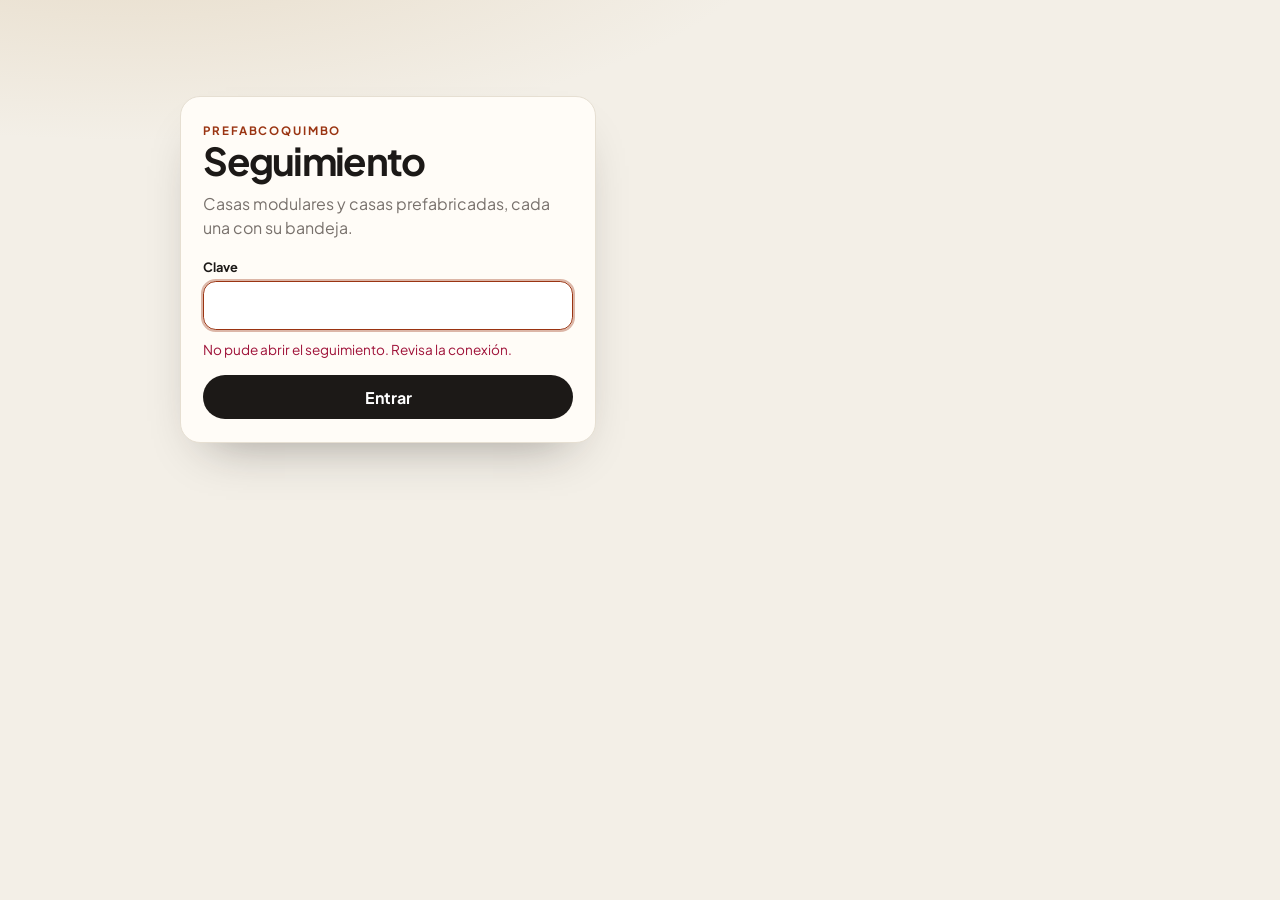
<file: panel/index.html>
<!DOCTYPE html>
<html lang="es-CL">
<head>
  <meta charset="UTF-8" />
  <meta name="viewport" content="width=device-width, initial-scale=1.0" />
  <title>Seguimiento · PrefabCoquimbo</title>
  <meta name="robots" content="noindex, nofollow, noarchive" />
  <meta name="referrer" content="no-referrer" />
  <link rel="icon" type="image/svg+xml" href="/favicon.svg" />
  <link rel="preconnect" href="https://fonts.googleapis.com" />
  <link rel="preconnect" href="https://fonts.gstatic.com" crossorigin />
  <link href="https://fonts.googleapis.com/css2?family=Plus+Jakarta+Sans:wght@400;500;600;700;800&display=swap" rel="stylesheet" />
  <link rel="stylesheet" href="panel.css?v=20261107a" />
</head>
<body>
  <div id="boot-view" class="boot">Cargando seguimiento…</div>

  <main id="login-view" class="login" hidden>
    <form id="login-form" class="login-card">
      <p class="kicker">PrefabCoquimbo</p>
      <h1>Seguimiento</h1>
      <p class="login-lead">Casas modulares y casas prefabricadas, cada una con su bandeja.</p>
      <label class="field-label" for="panel-password">Clave</label>
      <input class="field" id="panel-password" type="password" name="password" autocomplete="current-password" required />
      <p class="form-error" id="login-error" role="alert" hidden></p>
      <button class="btn btn-ink" type="submit">Entrar</button>
    </form>
  </main>

  <main id="app-view" class="app" hidden>
    <header class="top">
      <div>
        <p class="kicker">PrefabCoquimbo</p>
        <h1>Seguimiento</h1>
      </div>
      <div class="top-actions">
        <button type="button" class="btn btn-ghost" id="refresh-btn">Actualizar</button>
        <button type="button" class="btn btn-ghost" id="logout-btn">Salir</button>
      </div>
    </header>

    <div class="line-switch" role="tablist" aria-label="Línea de venta">
      <button type="button" class="line-card is-modular" id="tab-modular" role="tab" aria-selected="true" data-line="modular">
        <span class="line-kicker">Casas modulares</span>
        <strong class="line-count" id="count-modular">0</strong>
        <span class="line-sub" id="sub-modular">sin revisar</span>
      </button>
      <button type="button" class="line-card is-prefab" id="tab-prefab" role="tab" aria-selected="false" data-line="prefab">
        <span class="line-kicker">Casas prefabricadas</span>
        <strong class="line-count" id="count-prefab">0</strong>
        <span class="line-sub" id="sub-prefab">sin revisar</span>
      </button>
    </div>

    <p class="inbox-note" id="inbox-note"></p>

    <section class="metrics" aria-label="Resumen de la línea">
      <div><span id="metric-new">0</span><small>Sin revisar</small></div>
      <div><span id="metric-week">0</span><small>Llegaron en 7 días</small></div>
      <div><span id="metric-open">0</span><small>En curso</small></div>
    </section>

    <div class="tools">
      <label class="search">
        <span class="visually-hidden">Buscar contacto</span>
        <input id="search" type="search" placeholder="Nombre, teléfono, comuna o detalle" autocomplete="off" />
      </label>
      <div class="filters" id="filters" role="toolbar" aria-label="Estado"></div>
    </div>

    <p class="form-error" id="list-error" role="alert" hidden></p>
    <div id="list" class="list"></div>
  </main>

  <script src="panel.js?v=20261110a" defer></script>
</body>
</html>
</file>
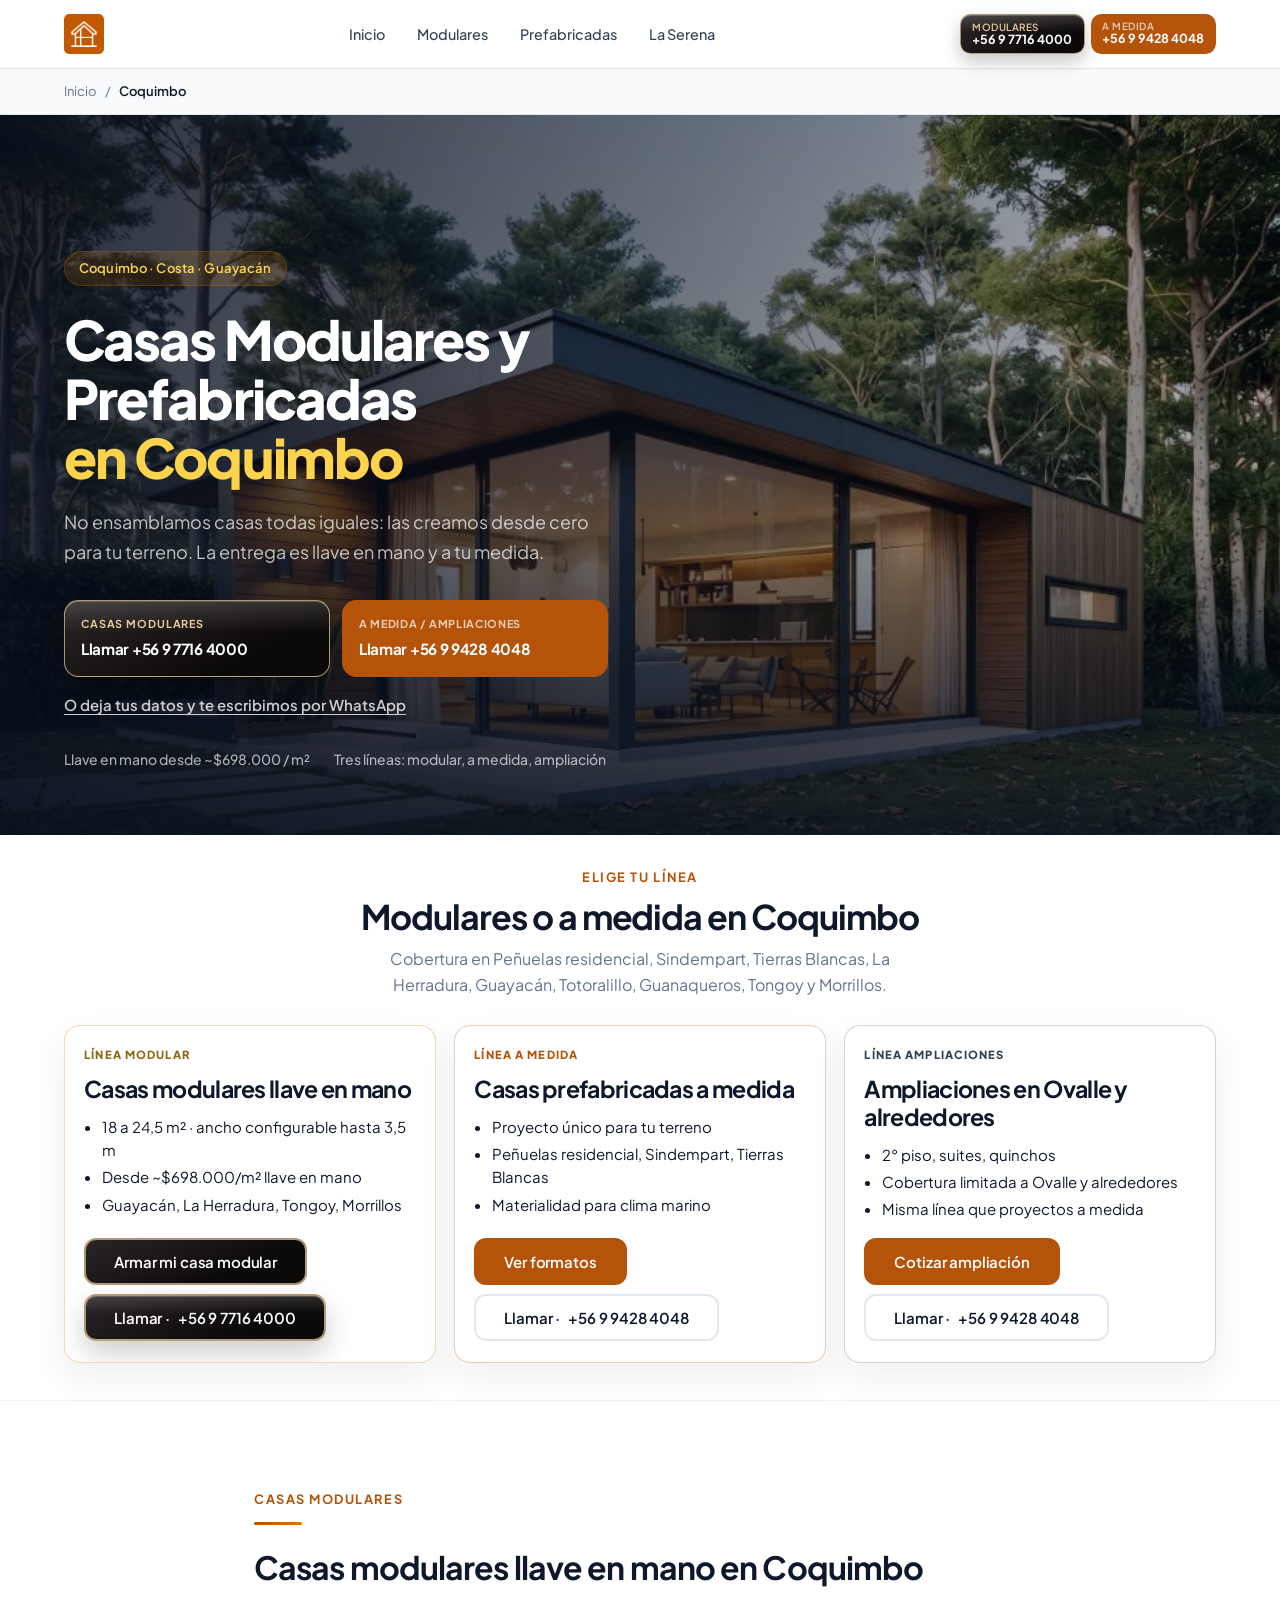
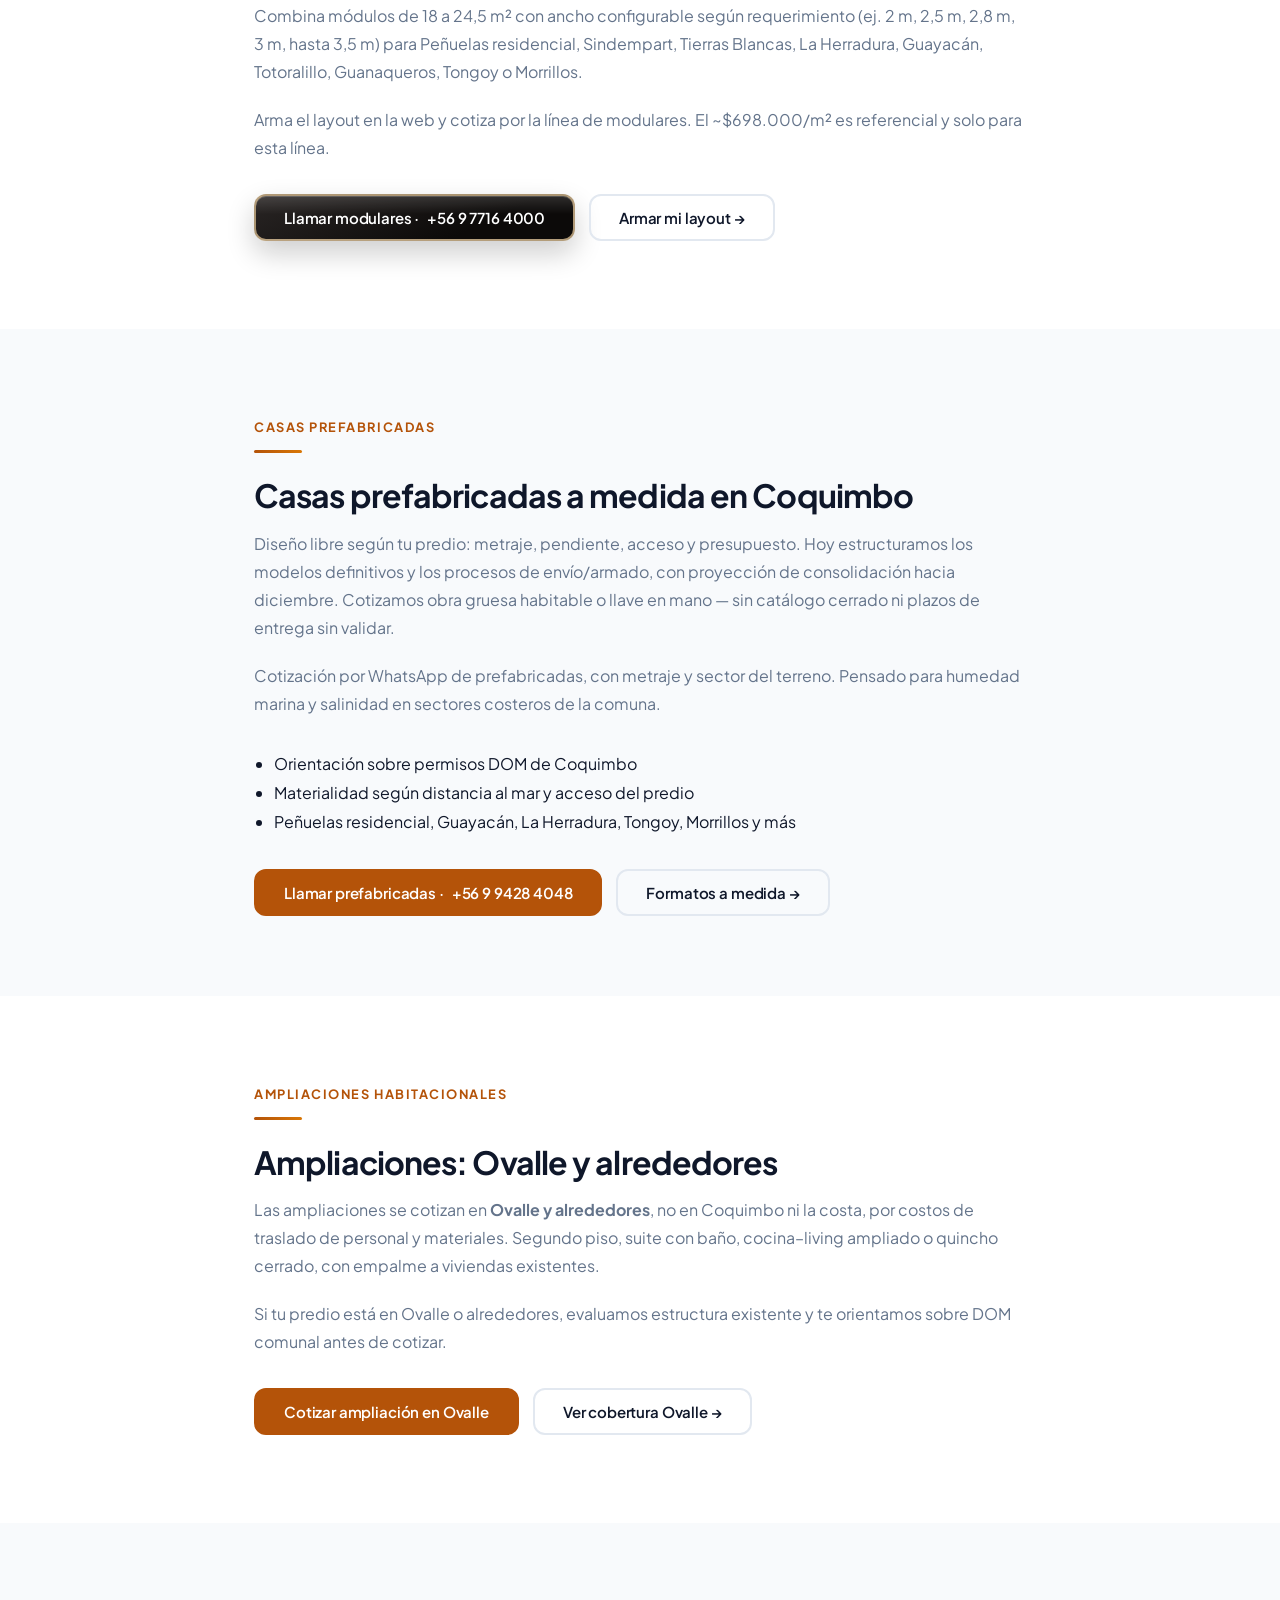
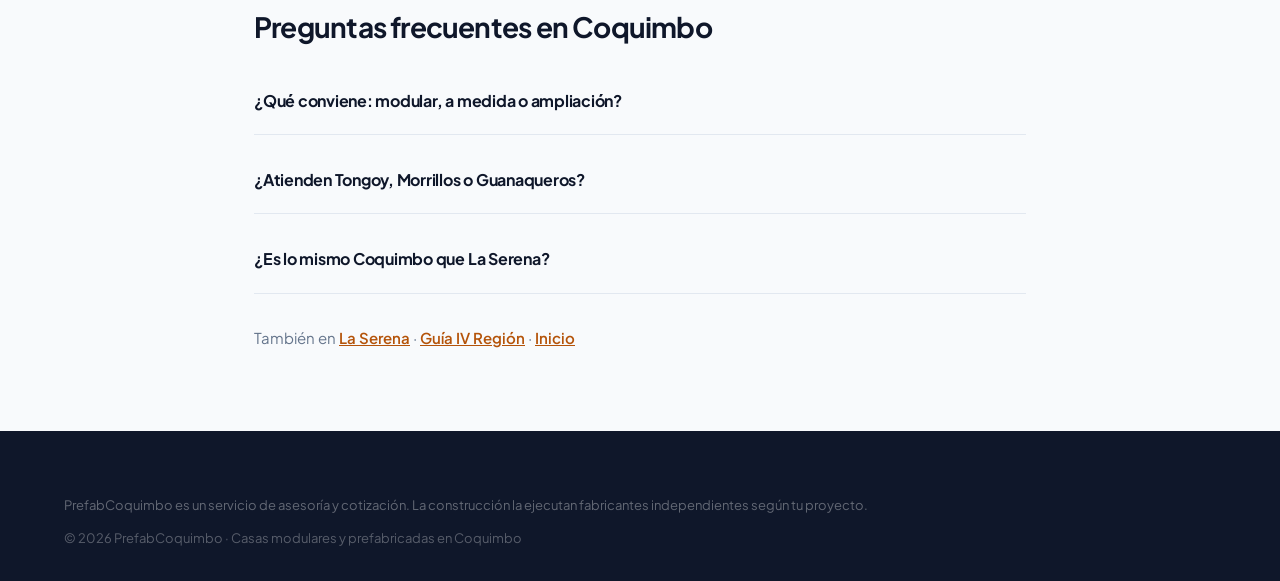
<file: casas-prefabricadas-coquimbo.html>
<!DOCTYPE html>
<html lang="es-CL" data-sticky-cot="Casas modulares y prefabricadas en Coquimbo">
<head>
  <meta charset="UTF-8" />
  <meta name="viewport" content="width=device-width, initial-scale=1.0" />
  <title>Casas Prefabricadas y Modulares en Coquimbo | PrefabCoquimbo</title>
  <meta name="description" content="Modulares llave en mano y casas prefabricadas a medida en Coquimbo: Peñuelas, Guayacán, La Herradura, Tongoy y más. Ampliaciones en Ovalle y alrededores." />
  <meta name="robots" content="index, follow, max-snippet:-1, max-image-preview:large" />
  <link rel="canonical" href="https://www.casasprefabricadascoquimbo.cl/casas-prefabricadas-coquimbo.html" />
  <link rel="icon" type="image/svg+xml" href="/favicon.svg" />
  <link rel="apple-touch-icon" href="https://www.casasprefabricadascoquimbo.cl/images/logo.png" />
  <meta name="twitter:card" content="summary_large_image" />
  <meta name="twitter:title" content="Casas Modulares y Prefabricadas en Coquimbo" />
  <meta name="twitter:description" content="Modulares y a medida en Coquimbo; ampliaciones en Ovalle y alrededores. Cotiza por WhatsApp." />
  <meta name="twitter:image" content="https://www.casasprefabricadascoquimbo.cl/images/modular-bosque.jpg" />
  <meta property="og:type" content="website" />
  <meta property="og:url" content="https://www.casasprefabricadascoquimbo.cl/casas-prefabricadas-coquimbo.html" />
  <meta property="og:title" content="Casas Modulares y Prefabricadas en Coquimbo" />
  <meta property="og:description" content="Modulares y proyectos a medida en Guayacán, La Herradura, Tongoy y Coquimbo. Ampliaciones en Ovalle y alrededores." />
  <meta property="og:image" content="https://www.casasprefabricadascoquimbo.cl/images/modular-bosque.jpg" />
  <meta property="og:locale" content="es_CL" />
  <link rel="preconnect" href="https://fonts.googleapis.com" />
  <link rel="preconnect" href="https://fonts.gstatic.com" crossorigin />
  <link rel="preload" href="https://fonts.googleapis.com/css2?family=Plus+Jakarta+Sans:wght@400;500;600;700;800&display=swap" as="style" onload="this.onload=null;this.rel='stylesheet'" />
  <noscript><link href="https://fonts.googleapis.com/css2?family=Plus+Jakarta+Sans:wght@400;500;600;700;800&display=swap" rel="stylesheet" /></noscript>
  <link rel="preload" as="image" href="images/modular-bosque.webp?v=20261114a" type="image/webp" fetchpriority="high" />
  <link rel="stylesheet" href="styles.css?v=20261114a" />
  <script type="application/ld+json">
  {
    "@context": "https://schema.org",
    "@type": "BreadcrumbList",
    "itemListElement": [
      { "@type": "ListItem", "position": 1, "name": "Inicio", "item": "https://www.casasprefabricadascoquimbo.cl/" },
      { "@type": "ListItem", "position": 2, "name": "Coquimbo", "item": "https://www.casasprefabricadascoquimbo.cl/casas-prefabricadas-coquimbo.html" }
    ]
  }
  </script>
  <script type="application/ld+json">
  {
    "@context": "https://schema.org",
    "@type": "Service",
    "name": "Casas Modulares y Prefabricadas en Coquimbo",
    "provider": { "@type": "ProfessionalService", "name": "PrefabCoquimbo", "telephone": "+56-9-7716-4000" },
    "areaServed": { "@type": "City", "name": "Coquimbo", "containedInPlace": { "@type": "AdministrativeArea", "name": "Región de Coquimbo" } },
    "description": "Casas modulares llave en mano y prefabricadas a medida en Coquimbo: Peñuelas residencial, Guayacán, La Herradura, Tongoy y Morrillos. Ampliaciones en Ovalle y alrededores."
  }
  </script>
</head>
<body>

<header class="site-header" role="banner">
  <nav class="nav-container" aria-label="Navegación principal">
    <a href="/" class="nav-logo" aria-label="PrefabCoquimbo – Inicio">
      <img src="images/logo.png" alt="PrefabCoquimbo" class="nav-logo-img" width="160" height="40" loading="eager" />
    </a>
    <ul class="nav-links" role="list">
      <li><a href="/" class="nav-link">Inicio</a></li>
      <li><a href="/#modulares" class="nav-link">Modulares</a></li>
      <li><a href="/#modelos" class="nav-link">Prefabricadas</a></li>
      <li><a href="casas-prefabricadas-la-serena.html" class="nav-link">La Serena</a></li>
    </ul>
    <div class="nav-cta nav-cta-lines">
      <a href="tel:+56977164000" class="nav-line nav-line--modular" data-line="modular" aria-label="Llamar a la línea de casas modulares">
        <span class="nav-line-kicker">Modulares</span>
        <span class="nav-line-name" data-line-number>+56 9 7716 4000</span>
      </a>
      <a href="tel:+56994284048" class="nav-line nav-line--prefab" data-line="prefab" aria-label="Llamar a la línea de casas prefabricadas">
        <span class="nav-line-kicker">A medida</span>
        <span class="nav-line-name" data-line-number>+56 9 9428 4048</span>
      </a>
    </div>
  </nav>
</header>

<nav aria-label="Breadcrumb" class="breadcrumb-bar">
  <div class="section-container">
    <ol class="breadcrumb-list">
      <li><a href="/">Inicio</a></li>
      <li aria-hidden="true"> / </li>
      <li><span aria-current="page">Coquimbo</span></li>
    </ol>
  </div>
</nav>

<section class="hero-section hero-section--banner" aria-labelledby="local-title">
  <div class="hero-banner-media" aria-hidden="true">
    <picture>
      <source srcset="images/modular-bosque.webp?v=20261114a" type="image/webp" />
      <img
        src="images/modular-bosque.jpg?v=20261114a"
        alt=""
        width="1024"
        height="686"
        fetchpriority="high"
        decoding="async"
      />
    </picture>
  </div>
  <div class="hero-banner-overlay" aria-hidden="true"></div>

  <div class="section-container">
    <div class="hero-banner-copy">
      <div class="badge badge-amber-on-dark" style="margin-bottom:1.5rem;">Coquimbo · Costa · Guayacán</div>
      <h1 id="local-title">
        Casas Modulares y Prefabricadas<br>
        <span style="color:#FCD34D;">en Coquimbo</span>
      </h1>
      <p class="hero-lead">
        No ensamblamos casas todas iguales: las creamos desde cero para tu terreno.
        La entrega es llave en mano y a tu medida.
      </p>
      <div class="hero-banner-actions">
        <div class="line-pair line-pair--on-dark">
          <a class="line-card line-card--modular" data-line="modular" href="tel:+56977164000" aria-label="Llamar a la línea de casas modulares">
            <span class="line-card-kicker">Casas modulares</span>
            <span class="line-card-action">Llamar <span data-line-number>+56 9 7716 4000</span></span>
          </a>
          <a class="line-card line-card--prefab" data-line="prefab" href="tel:+56994284048" aria-label="Llamar a la línea de casas prefabricadas">
            <span class="line-card-kicker">A medida / Ampliaciones</span>
            <span class="line-card-action">Llamar <span data-line-number>+56 9 9428 4048</span></span>
          </a>
        </div>
        <button type="button" class="btn-form-quiet btn-cotizador-main" data-preset-comuna="Coquimbo">
          O deja tus datos y te escribimos por WhatsApp
        </button>
      </div>
      <div class="hero-banner-trust">
        <div class="trust-item">Llave en mano desde ~$698.000 / m²</div>
        <div class="trust-item">Tres líneas: modular, a medida, ampliación</div>
      </div>
    </div>
  </div>
</section>

<section id="elige" class="line-fork line-fork--compact" aria-labelledby="elige-title">
  <div class="section-container">
    <p class="section-label" style="text-align:center; margin-bottom:0.5rem;">Elige tu línea</p>
    <h2 id="elige-title" class="line-fork-title">Modulares o a medida en Coquimbo</h2>
    <p class="line-fork-lead" style="display:block;">Cobertura en Peñuelas residencial, Sindempart, Tierras Blancas, La Herradura, Guayacán, Totoralillo, Guanaqueros, Tongoy y Morrillos.</p>
    <div class="line-fork-grid">
      <article class="fork-card fork-card--modular">
        <div class="fork-card-body">
          <p class="fork-card-kicker">Línea modular</p>
          <h3 class="fork-card-name">Casas modulares llave en mano</h3>
          <ul class="fork-card-points">
            <li>18 a 24,5 m² · ancho configurable hasta 3,5 m</li>
            <li>Desde ~$698.000/m² llave en mano</li>
            <li>Guayacán, La Herradura, Tongoy, Morrillos</li>
          </ul>
          <div class="fork-card-actions">
            <a href="/#modulares" class="btn btn-primary">Armar mi casa modular</a>
            <a href="tel:+56977164000" class="btn btn-secondary" data-line="modular">Llamar · <span data-line-number>+56 9 7716 4000</span></a>
          </div>
        </div>
      </article>
      <article class="fork-card fork-card--prefab">
        <div class="fork-card-body">
          <p class="fork-card-kicker">Línea a medida</p>
          <h3 class="fork-card-name">Casas prefabricadas a medida</h3>
          <ul class="fork-card-points">
            <li>Proyecto único para tu terreno</li>
            <li>Peñuelas residencial, Sindempart, Tierras Blancas</li>
            <li>Materialidad para clima marino</li>
          </ul>
          <div class="fork-card-actions">
            <a href="/#modelos" class="btn btn-primary">Ver formatos</a>
            <a href="tel:+56994284048" class="btn btn-secondary" data-line="prefab">Llamar · <span data-line-number>+56 9 9428 4048</span></a>
          </div>
        </div>
      </article>
      <article class="fork-card fork-card--amp">
        <div class="fork-card-body">
          <p class="fork-card-kicker">Línea ampliaciones</p>
          <h3 class="fork-card-name">Ampliaciones en Ovalle y alrededores</h3>
          <ul class="fork-card-points">
            <li>2° piso, suites, quinchos</li>
            <li>Cobertura limitada a Ovalle y alrededores</li>
            <li>Misma línea que proyectos a medida</li>
          </ul>
          <div class="fork-card-actions">
            <button type="button" class="btn btn-primary btn-cotizador-main" data-preset-tipo="Ampliación" data-preset-comuna="Ovalle">Cotizar ampliación</button>
            <a href="tel:+56994284048" class="btn btn-secondary" data-line="prefab">Llamar · <span data-line-number>+56 9 9428 4048</span></a>
          </div>
        </div>
      </article>
    </div>
  </div>
</section>

<section class="section-pad" id="modulares" aria-labelledby="modulares-coquimbo-title">
  <div class="section-container" style="max-width:820px;">
    <p class="section-label">Casas modulares</p>
    <div class="divider-amber"></div>
    <h2 id="modulares-coquimbo-title" style="font-size:clamp(1.5rem,3vw,2rem); margin-bottom:1rem;">Casas modulares llave en mano en Coquimbo</h2>
    <p style="color:var(--slate-500); line-height:1.75; margin-bottom:1.25rem;">
      Combina módulos de 18 a 24,5 m² con ancho configurable según requerimiento (ej. 2 m, 2,5 m, 2,8 m, 3 m, hasta 3,5 m) para Peñuelas residencial, Sindempart, Tierras Blancas, La Herradura, Guayacán, Totoralillo, Guanaqueros, Tongoy o Morrillos.
    </p>
    <p style="color:var(--slate-500); line-height:1.75; margin-bottom:2rem;">
      Arma el layout en la web y cotiza por la línea de modulares. El ~$698.000/m² es referencial y solo para esta línea.
    </p>
    <div style="display:flex; flex-wrap:wrap; gap:0.875rem;">
      <a href="tel:+56977164000" class="btn btn-primary" data-line="modular">Llamar modulares · <span data-line-number>+56 9 7716 4000</span></a>
      <a href="/#modulares" class="btn btn-secondary">Armar mi layout →</a>
    </div>
  </div>
</section>

<section class="section-pad-alt" id="prefabricadas" aria-labelledby="prefab-coquimbo-title">
  <div class="section-container" style="max-width:820px;">
    <p class="section-label">Casas prefabricadas</p>
    <div class="divider-amber"></div>
    <h2 id="prefab-coquimbo-title" style="font-size:clamp(1.5rem,3vw,2rem); margin-bottom:1rem;">Casas prefabricadas a medida en Coquimbo</h2>
    <p style="color:var(--slate-500); line-height:1.75; margin-bottom:1.25rem;">
      Diseño libre según tu predio: metraje, pendiente, acceso y presupuesto.
      Hoy estructuramos los modelos definitivos y los procesos de envío/armado, con proyección de consolidación hacia diciembre.
      Cotizamos obra gruesa habitable o llave en mano — sin catálogo cerrado ni plazos de entrega sin validar.
    </p>
    <p style="color:var(--slate-500); line-height:1.75; margin-bottom:2rem;">
      Cotización por WhatsApp de prefabricadas, con metraje y sector del terreno. Pensado para humedad marina y salinidad en sectores costeros de la comuna.
    </p>
    <ul style="color:var(--slate-600); line-height:1.8; margin-bottom:2rem; padding-left:1.25rem;">
      <li>Orientación sobre permisos DOM de Coquimbo</li>
      <li>Materialidad según distancia al mar y acceso del predio</li>
      <li>Peñuelas residencial, Guayacán, La Herradura, Tongoy, Morrillos y más</li>
    </ul>
    <div style="display:flex; flex-wrap:wrap; gap:0.875rem;">
      <a href="tel:+56994284048" class="btn btn-primary" data-line="prefab">Llamar prefabricadas · <span data-line-number>+56 9 9428 4048</span></a>
      <a href="/#modelos" class="btn btn-secondary">Formatos a medida →</a>
    </div>
  </div>
</section>

<section class="section-pad" id="ampliaciones" aria-labelledby="ampliaciones-coquimbo-title">
  <div class="section-container" style="max-width:820px;">
    <p class="section-label">Ampliaciones habitacionales</p>
    <div class="divider-amber"></div>
    <h2 id="ampliaciones-coquimbo-title" style="font-size:clamp(1.5rem,3vw,2rem); margin-bottom:1rem;">Ampliaciones: Ovalle y alrededores</h2>
    <p style="color:var(--slate-500); line-height:1.75; margin-bottom:1.25rem;">
      Las ampliaciones se cotizan en <strong style="color:var(--slate-800);">Ovalle y alrededores</strong>, no en Coquimbo ni la costa, por costos de traslado de personal y materiales.
      Segundo piso, suite con baño, cocina–living ampliado o quincho cerrado, con empalme a viviendas existentes.
    </p>
    <p style="color:var(--slate-500); line-height:1.75; margin-bottom:2rem;">
      Si tu predio está en Ovalle o alrededores, evaluamos estructura existente y te orientamos sobre DOM comunal antes de cotizar.
    </p>
    <div style="display:flex; flex-wrap:wrap; gap:0.875rem;">
      <button type="button" class="btn btn-primary btn-cotizador-main" data-preset-tipo="Ampliación" data-preset-comuna="Ovalle">Cotizar ampliación en Ovalle</button>
      <a href="/ovalle.html#ampliaciones-ovalle" class="btn btn-secondary">Ver cobertura Ovalle →</a>
    </div>
  </div>
</section>

<section class="section-pad-alt" aria-labelledby="faq-coquimbo-title">
  <div class="section-container" style="max-width:820px;">
    <h2 id="faq-coquimbo-title" style="font-size:clamp(1.375rem,2.8vw,1.75rem); margin-bottom:1.5rem;">Preguntas frecuentes en Coquimbo</h2>
    <details class="aio-detail" style="margin-bottom:0.75rem;">
      <summary class="aio-summary"><span>¿Qué conviene: modular, a medida o ampliación?</span></summary>
      <div class="aio-body"><p>Modular si quieres módulos llave en mano que armas a tu gusto (ancho configurable hasta 3,5 m). A medida si partes de cero con diseño libre (obra gruesa o llave en mano). Ampliaciones solo en Ovalle y alrededores. Modulares tienen su número; a medida y ampliaciones comparten el de proyectos.</p></div>
    </details>
    <details class="aio-detail" style="margin-bottom:0.75rem;">
      <summary class="aio-summary"><span>¿Atienden Tongoy, Morrillos o Guanaqueros?</span></summary>
      <div class="aio-body"><p>Sí. Cotizamos según comuna, acceso al terreno y distancia al mar. El traslado y las condiciones del predio entran en la cotización.</p></div>
    </details>
    <details class="aio-detail">
      <summary class="aio-summary"><span>¿Es lo mismo Coquimbo que La Serena?</span></summary>
      <div class="aio-body"><p>Son comunas distintas con DOM propia. Cada cotización se hace según la comuna donde está tu terreno.</p></div>
    </details>
    <p style="margin-top:2rem; font-size:0.9375rem; color:var(--slate-500);">También en <a href="casas-prefabricadas-la-serena.html" style="color:var(--amber-700); font-weight:600;">La Serena</a> · <a href="cuarta-region.html" style="color:var(--amber-700); font-weight:600;">Guía IV Región</a> · <a href="/" style="color:var(--amber-700); font-weight:600;">Inicio</a></p>
  </div>
</section>

<footer class="footer" role="contentinfo">
  <div class="section-container">
    <p style="font-size:0.8125rem; color:rgba(255,255,255,0.35); line-height:1.65; margin-bottom:0.75rem;">PrefabCoquimbo es un servicio de asesoría y cotización. La construcción la ejecutan fabricantes independientes según tu proyecto.</p>
    <p style="font-size:0.8125rem; color:rgba(255,255,255,0.3);">© 2026 PrefabCoquimbo · Casas modulares y prefabricadas en Coquimbo</p>
  </div>
</footer>

<script src="js/main.js?v=20261114a" defer></script>
</body>
</html>
</file>
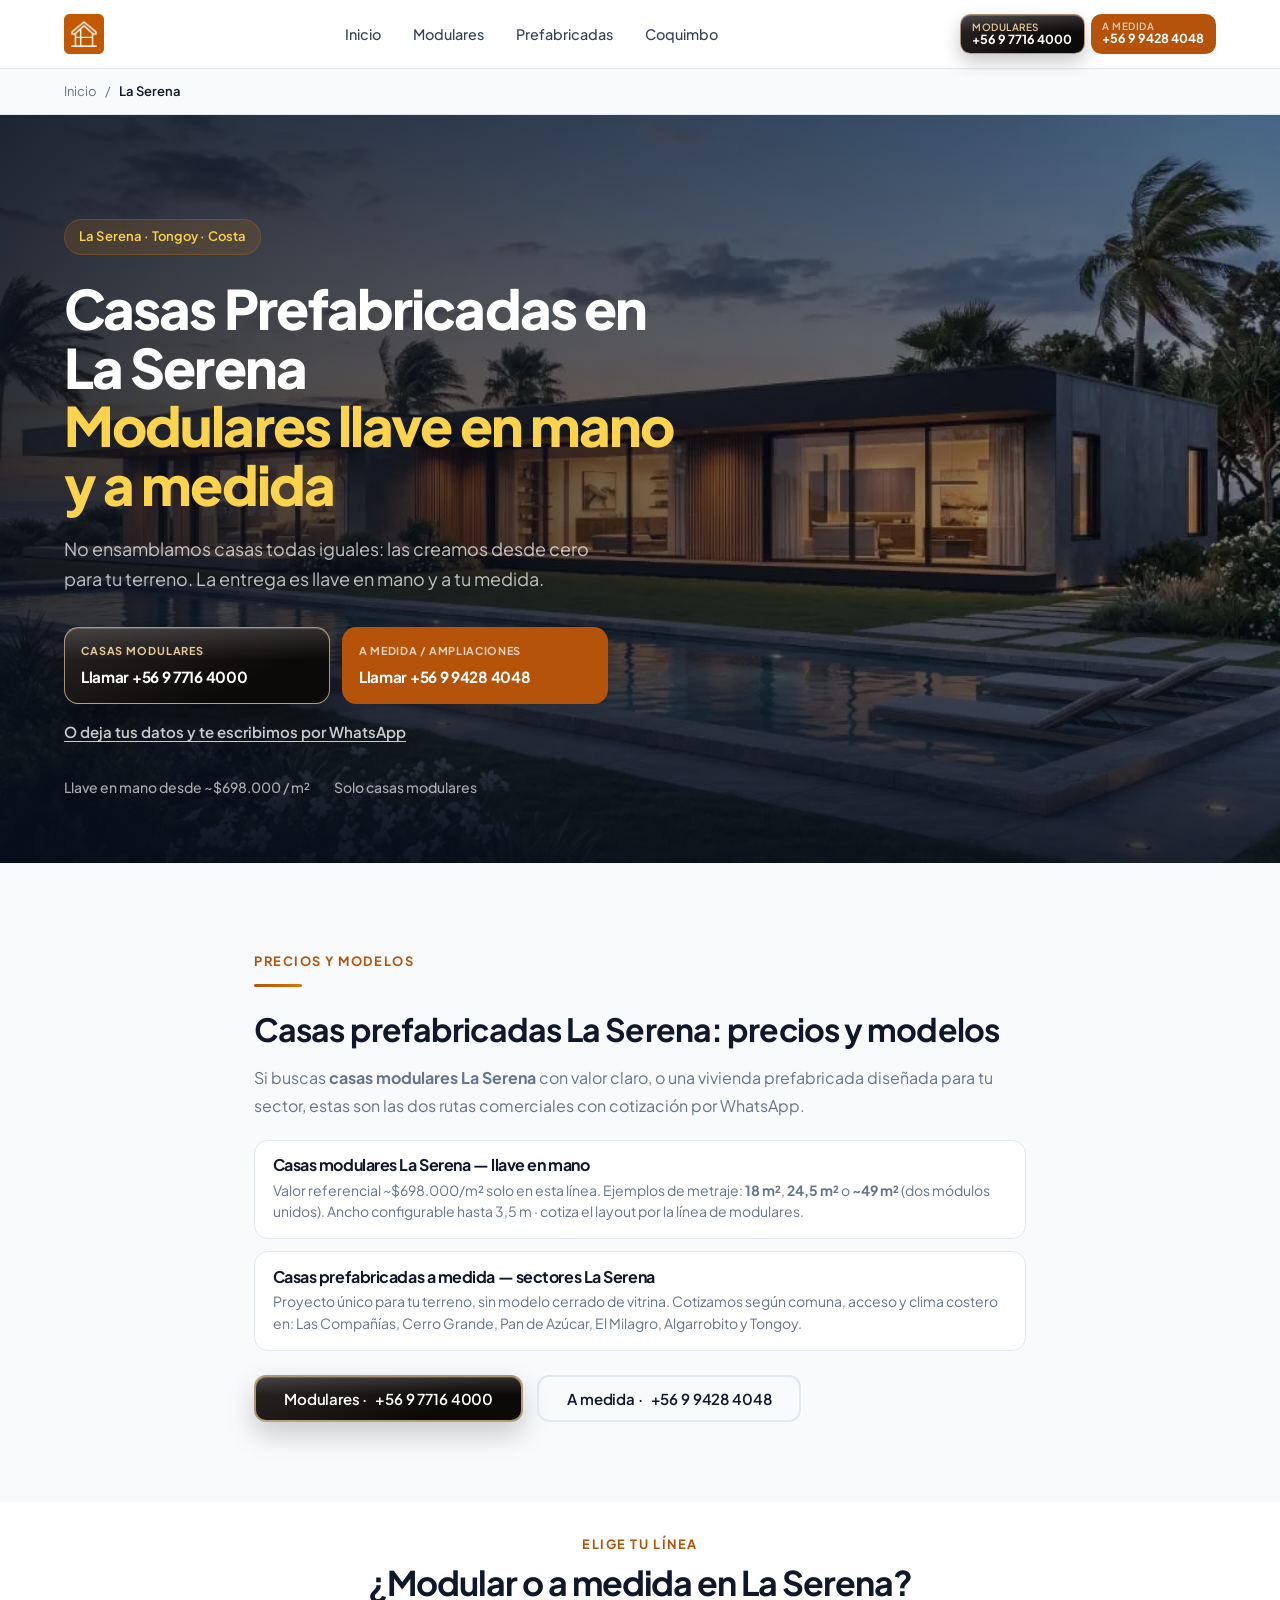
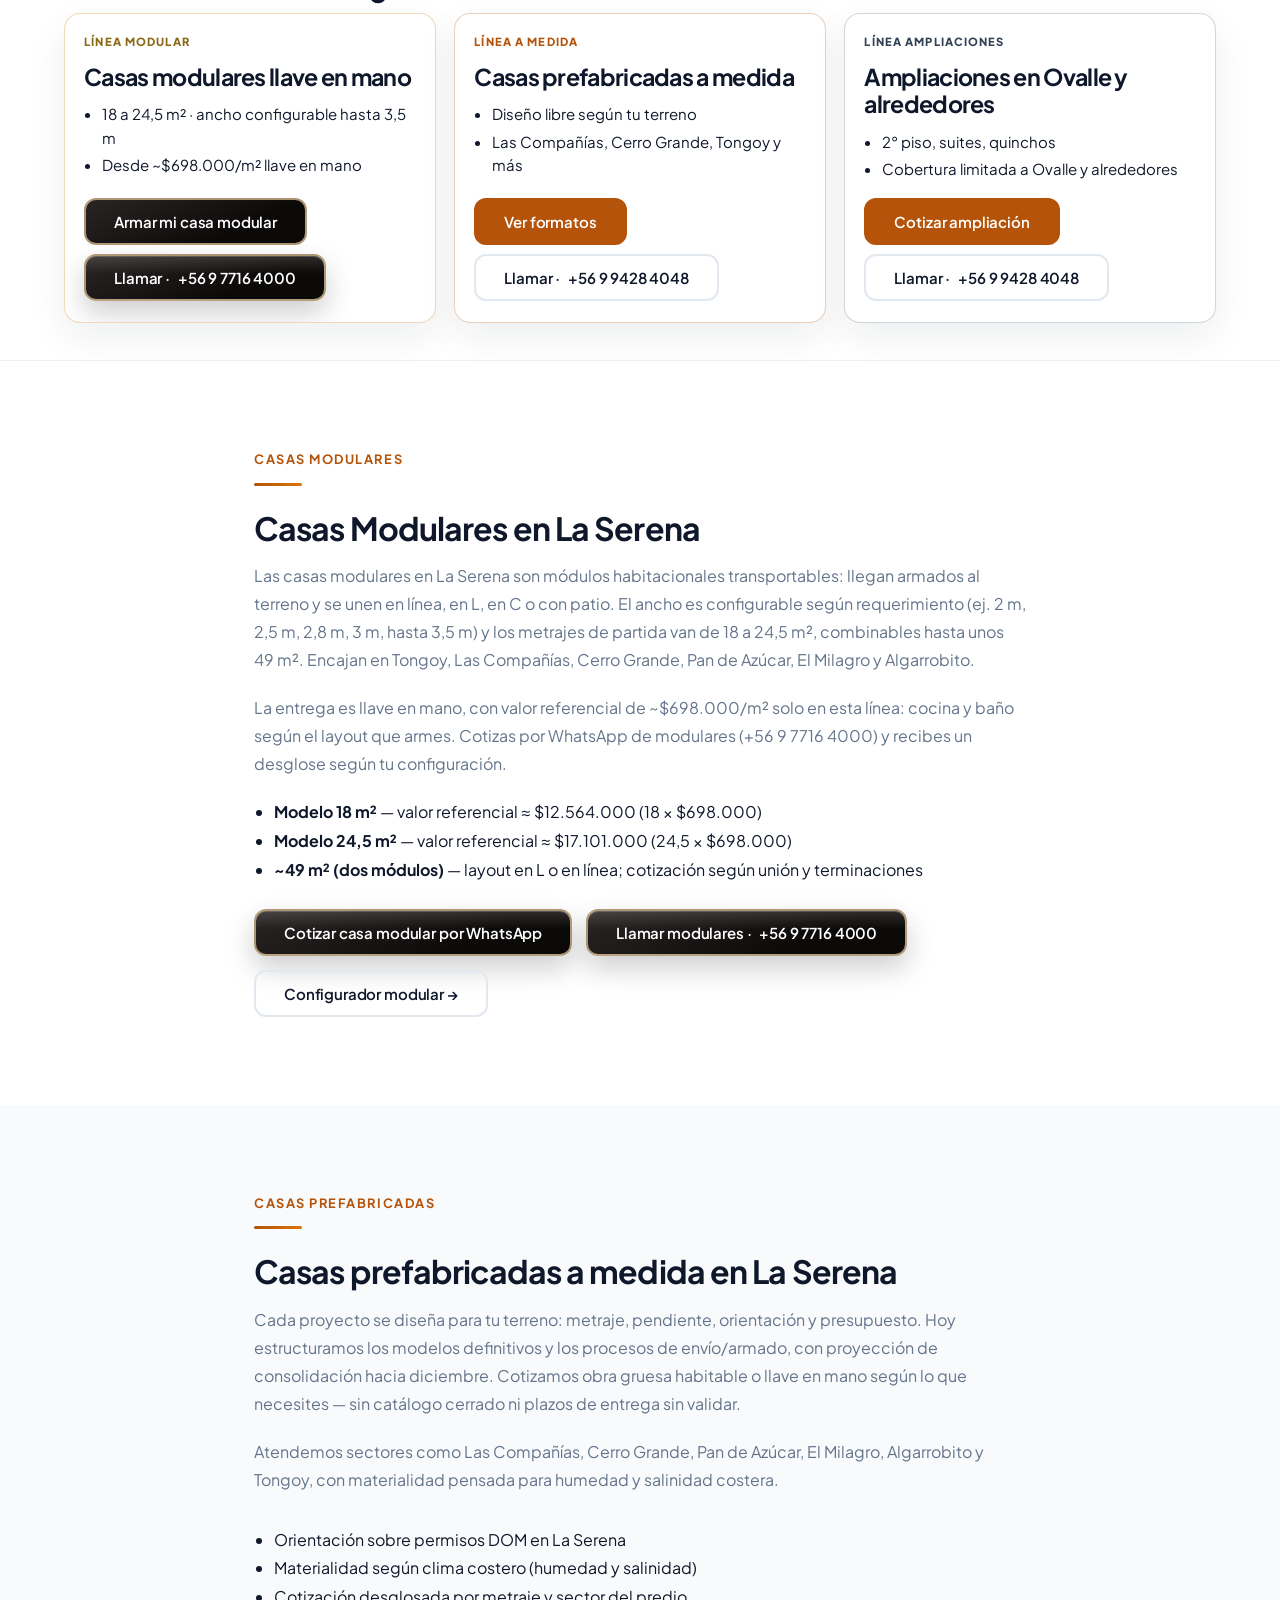
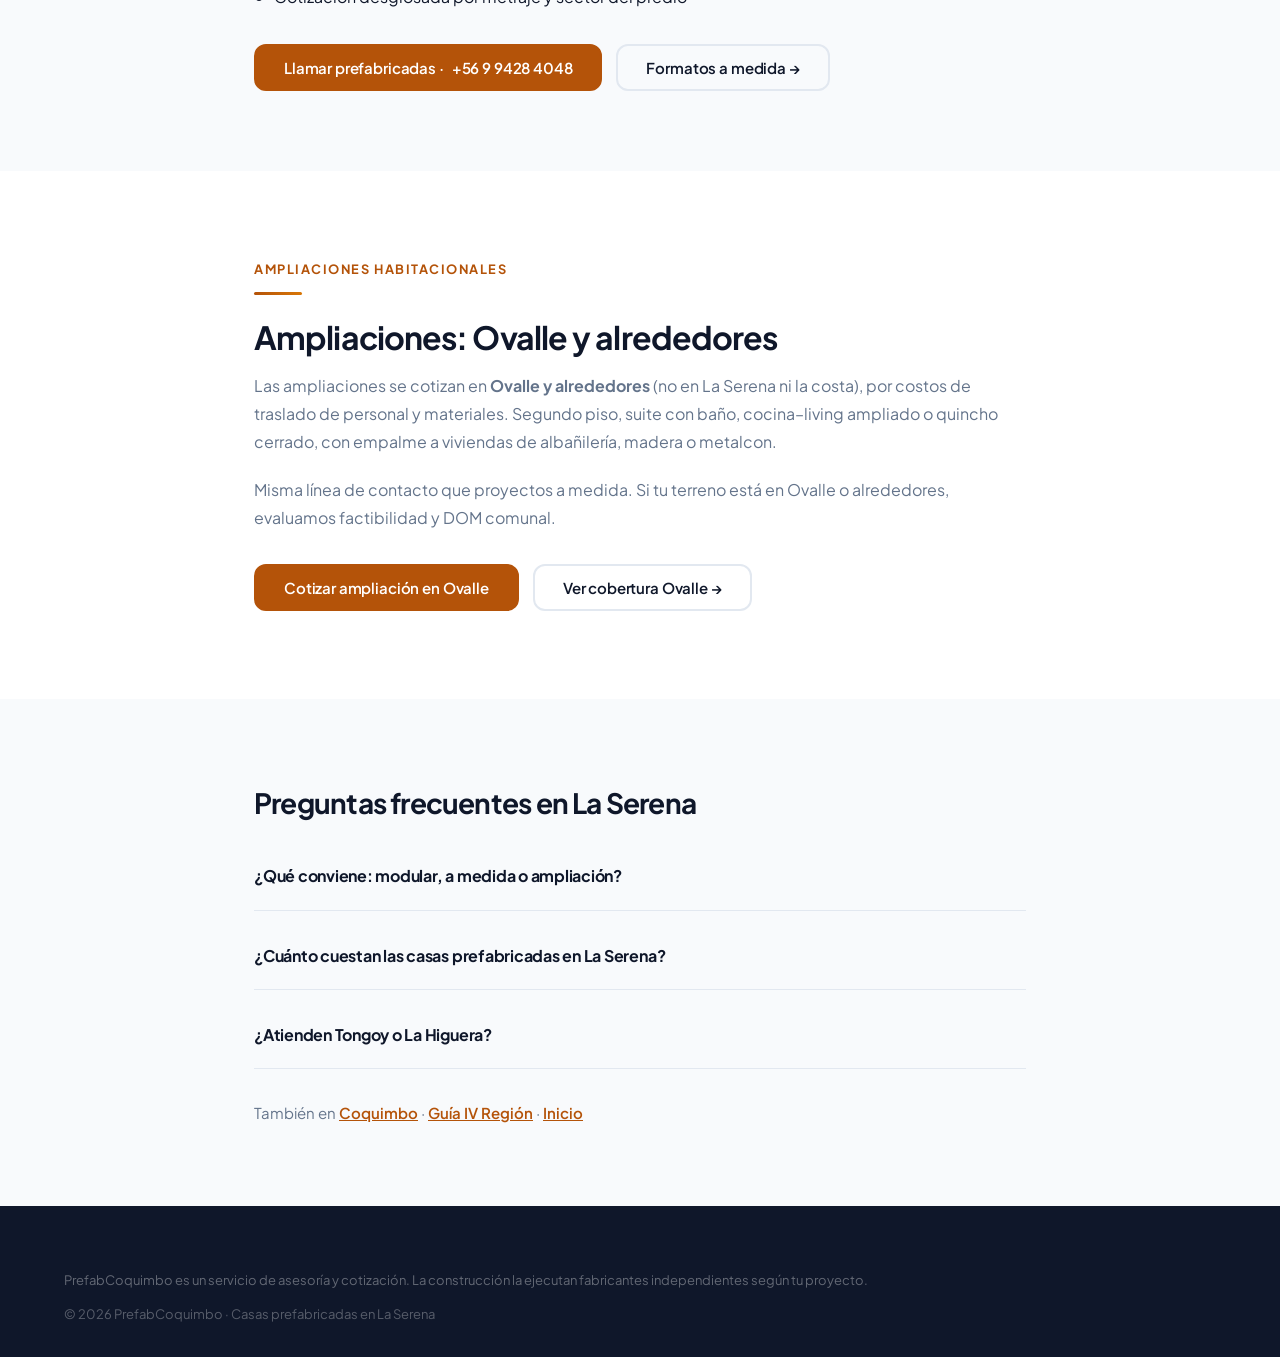
<file: casas-prefabricadas-la-serena.html>
<!DOCTYPE html>
<html lang="es-CL" data-sticky-cot="Casas Prefabricadas en La Serena">
<head>
  <meta charset="UTF-8" />
  <meta name="viewport" content="width=device-width, initial-scale=1.0" />
  <title>Casas Prefabricadas en La Serena | Modelos y Precios</title>
  <meta name="description" content="Casas prefabricadas en La Serena: modulares llave en mano (~$698.000/m²) y proyectos a medida. Ampliaciones en Ovalle y alrededores. Las Compañías, Cerro Grande, Tongoy y más." />
  <meta name="robots" content="index, follow, max-snippet:-1, max-image-preview:large" />
  <link rel="canonical" href="https://www.casasprefabricadascoquimbo.cl/casas-prefabricadas-la-serena.html" />
  <link rel="icon" type="image/svg+xml" href="/favicon.svg" />
  <link rel="apple-touch-icon" href="https://www.casasprefabricadascoquimbo.cl/images/logo.png" />
  <meta name="twitter:card" content="summary_large_image" />
  <meta name="twitter:title" content="Casas Prefabricadas en La Serena" />
  <meta name="twitter:description" content="Casas modulares La Serena y prefabricadas a medida. Precios referenciales y cotización por WhatsApp." />
  <meta name="twitter:image" content="https://www.casasprefabricadascoquimbo.cl/images/modular-costa.jpg" />
  <meta property="og:type" content="website" />
  <meta property="og:url" content="https://www.casasprefabricadascoquimbo.cl/casas-prefabricadas-la-serena.html" />
  <meta property="og:title" content="Casas Prefabricadas en La Serena" />
  <meta property="og:description" content="Modulares llave en mano y casas prefabricadas a medida en La Serena y la costa. Ampliaciones en Ovalle y alrededores." />
  <meta property="og:image" content="https://www.casasprefabricadascoquimbo.cl/images/modular-costa.jpg" />
  <meta property="og:locale" content="es_CL" />
  <link rel="preconnect" href="https://fonts.googleapis.com" />
  <link rel="preconnect" href="https://fonts.gstatic.com" crossorigin />
  <link rel="preload" href="https://fonts.googleapis.com/css2?family=Plus+Jakarta+Sans:wght@400;500;600;700;800&display=swap" as="style" onload="this.onload=null;this.rel='stylesheet'" />
  <noscript><link href="https://fonts.googleapis.com/css2?family=Plus+Jakarta+Sans:wght@400;500;600;700;800&display=swap" rel="stylesheet" /></noscript>
  <link rel="preload" as="image" href="images/modular-costa.webp?v=20261114a" type="image/webp" fetchpriority="high" />
  <link rel="stylesheet" href="styles.css?v=20261114a" />
  <script type="application/ld+json">
  {
    "@context": "https://schema.org",
    "@type": "BreadcrumbList",
    "itemListElement": [
      { "@type": "ListItem", "position": 1, "name": "Inicio", "item": "https://www.casasprefabricadascoquimbo.cl/" },
      { "@type": "ListItem", "position": 2, "name": "La Serena", "item": "https://www.casasprefabricadascoquimbo.cl/casas-prefabricadas-la-serena.html" }
    ]
  }
  </script>
  <script type="application/ld+json">
  {
    "@context": "https://schema.org",
    "@type": "Service",
    "name": "Casas Prefabricadas en La Serena",
    "provider": { "@type": "ProfessionalService", "name": "PrefabCoquimbo", "telephone": "+56-9-7716-4000" },
    "areaServed": { "@type": "City", "name": "La Serena", "containedInPlace": { "@type": "AdministrativeArea", "name": "Región de Coquimbo" } },
    "description": "Casas modulares llave en mano desde ~$698.000/m² y casas prefabricadas a medida en La Serena, Tongoy y la costa serena. Ampliaciones en Ovalle y alrededores."
  }
  </script>
</head>
<body>

<header class="site-header" role="banner">
  <nav class="nav-container" aria-label="Navegación principal">
    <a href="/" class="nav-logo" aria-label="PrefabCoquimbo – Inicio">
      <img src="images/logo.png" alt="PrefabCoquimbo" class="nav-logo-img" width="160" height="40" loading="eager" />
    </a>
    <ul class="nav-links" role="list">
      <li><a href="/" class="nav-link">Inicio</a></li>
      <li><a href="/#modulares" class="nav-link">Modulares</a></li>
      <li><a href="/#modelos" class="nav-link">Prefabricadas</a></li>
      <li><a href="casas-prefabricadas-coquimbo.html" class="nav-link">Coquimbo</a></li>
    </ul>
    <div class="nav-cta nav-cta-lines">
      <a href="tel:+56977164000" class="nav-line nav-line--modular" data-line="modular" aria-label="Llamar a la línea de casas modulares">
        <span class="nav-line-kicker">Modulares</span>
        <span class="nav-line-name" data-line-number>+56 9 7716 4000</span>
      </a>
      <a href="tel:+56994284048" class="nav-line nav-line--prefab" data-line="prefab" aria-label="Llamar a la línea de casas prefabricadas">
        <span class="nav-line-kicker">A medida</span>
        <span class="nav-line-name" data-line-number>+56 9 9428 4048</span>
      </a>
    </div>
  </nav>
</header>

<nav aria-label="Breadcrumb" class="breadcrumb-bar">
  <div class="section-container">
    <ol class="breadcrumb-list">
      <li><a href="/">Inicio</a></li>
      <li aria-hidden="true"> / </li>
      <li><span aria-current="page">La Serena</span></li>
    </ol>
  </div>
</nav>

<section class="hero-section hero-section--banner" aria-labelledby="local-title">
  <div class="hero-banner-media" aria-hidden="true">
    <picture>
      <source srcset="images/modular-costa.webp?v=20261114a" type="image/webp" />
      <img
        src="images/modular-costa.jpg?v=20261114a"
        alt=""
        width="1024"
        height="617"
        fetchpriority="high"
        decoding="async"
      />
    </picture>
  </div>
  <div class="hero-banner-overlay" aria-hidden="true"></div>

  <div class="section-container">
    <div class="hero-banner-copy">
      <div class="badge badge-amber-on-dark" style="margin-bottom:1.5rem;">La Serena · Tongoy · Costa</div>
      <h1 id="local-title">
        Casas Prefabricadas en La Serena<br>
        <span style="color:#FCD34D;">Modulares llave en mano y a medida</span>
      </h1>
      <p class="hero-lead">
        No ensamblamos casas todas iguales: las creamos desde cero para tu terreno.
        La entrega es llave en mano y a tu medida.
      </p>
      <div class="hero-banner-actions">
        <div class="line-pair line-pair--on-dark">
          <a class="line-card line-card--modular" data-line="modular" href="tel:+56977164000" aria-label="Llamar a la línea de casas modulares">
            <span class="line-card-kicker">Casas modulares</span>
            <span class="line-card-action">Llamar <span data-line-number>+56 9 7716 4000</span></span>
          </a>
          <a class="line-card line-card--prefab" data-line="prefab" href="tel:+56994284048" aria-label="Llamar a la línea de casas prefabricadas">
            <span class="line-card-kicker">A medida / Ampliaciones</span>
            <span class="line-card-action">Llamar <span data-line-number>+56 9 9428 4048</span></span>
          </a>
        </div>
        <button type="button" class="btn-form-quiet btn-cotizador-main" data-preset-comuna="La Serena">
          O deja tus datos y te escribimos por WhatsApp
        </button>
      </div>
      <div class="hero-banner-trust">
        <div class="trust-item">Llave en mano desde ~$698.000 / m²</div>
        <div class="trust-item">Solo casas modulares</div>
      </div>
    </div>
  </div>
</section>

<section class="section-pad-alt" id="precios-modelos" aria-labelledby="precios-serena-title">
  <div class="section-container" style="max-width:820px;">
    <p class="section-label">Precios y modelos</p>
    <div class="divider-amber"></div>
    <h2 id="precios-serena-title" style="font-size:clamp(1.5rem,3vw,2rem); margin-bottom:1rem;">
      Casas prefabricadas La Serena: precios y modelos
    </h2>
    <p style="color:var(--slate-500); line-height:1.75; margin-bottom:1.25rem;">
      Si buscas <strong style="color:var(--slate-800);">casas modulares La Serena</strong> con valor claro, o una vivienda prefabricada diseñada para tu sector, estas son las dos rutas comerciales con cotización por WhatsApp.
    </p>
    <div class="price-range-list">
      <article class="price-range-item">
        <h3>Casas modulares La Serena — llave en mano</h3>
        <p>Valor referencial ~$698.000/m² solo en esta línea. Ejemplos de metraje: <strong>18 m²</strong>, <strong>24,5 m²</strong> o <strong>~49 m²</strong> (dos módulos unidos). Ancho configurable hasta 3,5 m · cotiza el layout por la línea de modulares.</p>
      </article>
      <article class="price-range-item">
        <h3>Casas prefabricadas a medida — sectores La Serena</h3>
        <p>Proyecto único para tu terreno, sin modelo cerrado de vitrina. Cotizamos según comuna, acceso y clima costero en: Las Compañías, Cerro Grande, Pan de Azúcar, El Milagro, Algarrobito y Tongoy.</p>
      </article>
    </div>
    <div style="display:flex; flex-wrap:wrap; gap:0.875rem;">
      <a href="tel:+56977164000" class="btn btn-primary" data-line="modular">Modulares · <span data-line-number>+56 9 7716 4000</span></a>
      <a href="tel:+56994284048" class="btn btn-secondary" data-line="prefab">A medida · <span data-line-number>+56 9 9428 4048</span></a>
    </div>
  </div>
</section>

<section id="elige" class="line-fork line-fork--compact" aria-labelledby="elige-title">
  <div class="section-container">
    <p class="section-label" style="text-align:center; margin-bottom:0.5rem;">Elige tu línea</p>
    <h2 id="elige-title" class="line-fork-title">¿Modular o a medida en La Serena?</h2>
    <div class="line-fork-grid">
      <article class="fork-card fork-card--modular">
        <div class="fork-card-body">
          <p class="fork-card-kicker">Línea modular</p>
          <h3 class="fork-card-name">Casas modulares llave en mano</h3>
          <ul class="fork-card-points">
            <li>18 a 24,5 m² · ancho configurable hasta 3,5 m</li>
            <li>Desde ~$698.000/m² llave en mano</li>
          </ul>
          <div class="fork-card-actions">
            <a href="/#modulares" class="btn btn-primary">Armar mi casa modular</a>
            <a href="tel:+56977164000" class="btn btn-secondary" data-line="modular">Llamar · <span data-line-number>+56 9 7716 4000</span></a>
          </div>
        </div>
      </article>
      <article class="fork-card fork-card--prefab">
        <div class="fork-card-body">
          <p class="fork-card-kicker">Línea a medida</p>
          <h3 class="fork-card-name">Casas prefabricadas a medida</h3>
          <ul class="fork-card-points">
            <li>Diseño libre según tu terreno</li>
            <li>Las Compañías, Cerro Grande, Tongoy y más</li>
          </ul>
          <div class="fork-card-actions">
            <a href="/#modelos" class="btn btn-primary">Ver formatos</a>
            <a href="tel:+56994284048" class="btn btn-secondary" data-line="prefab">Llamar · <span data-line-number>+56 9 9428 4048</span></a>
          </div>
        </div>
      </article>
      <article class="fork-card fork-card--amp">
        <div class="fork-card-body">
          <p class="fork-card-kicker">Línea ampliaciones</p>
          <h3 class="fork-card-name">Ampliaciones en Ovalle y alrededores</h3>
          <ul class="fork-card-points">
            <li>2° piso, suites, quinchos</li>
            <li>Cobertura limitada a Ovalle y alrededores</li>
          </ul>
          <div class="fork-card-actions">
            <button type="button" class="btn btn-primary btn-cotizador-main" data-preset-tipo="Ampliación" data-preset-comuna="Ovalle">Cotizar ampliación</button>
            <a href="tel:+56994284048" class="btn btn-secondary" data-line="prefab">Llamar · <span data-line-number>+56 9 9428 4048</span></a>
          </div>
        </div>
      </article>
    </div>
  </div>
</section>

<section class="section-pad" id="modulares" aria-labelledby="modulares-serena-title">
  <div class="section-container" style="max-width:820px;">
    <p class="section-label">Casas modulares</p>
    <div class="divider-amber"></div>
    <h2 id="modulares-serena-title" style="font-size:clamp(1.5rem,3vw,2rem); margin-bottom:1rem;">Casas Modulares en La Serena</h2>
    <p style="color:var(--slate-500); line-height:1.75; margin-bottom:1.25rem;">
      Las casas modulares en La Serena son módulos habitacionales transportables: llegan armados al terreno y se unen en línea, en L, en C o con patio.
      El ancho es configurable según requerimiento (ej. 2 m, 2,5 m, 2,8 m, 3 m, hasta 3,5 m) y los metrajes de partida van de 18 a 24,5 m², combinables hasta unos 49 m².
      Encajan en Tongoy, Las Compañías, Cerro Grande, Pan de Azúcar, El Milagro y Algarrobito.
    </p>
    <p style="color:var(--slate-500); line-height:1.75; margin-bottom:1.25rem;">
      La entrega es llave en mano, con valor referencial de ~$698.000/m² solo en esta línea: cocina y baño según el layout que armes.
      Cotizas por WhatsApp de modulares (+56 9 7716 4000) y recibes un desglose según tu configuración.
    </p>
    <ul style="color:var(--slate-600); line-height:1.8; margin-bottom:1.5rem; padding-left:1.25rem;">
      <li><strong>Modelo 18 m²</strong> — valor referencial ≈ $12.564.000 (18 × $698.000)</li>
      <li><strong>Modelo 24,5 m²</strong> — valor referencial ≈ $17.101.000 (24,5 × $698.000)</li>
      <li><strong>~49 m² (dos módulos)</strong> — layout en L o en línea; cotización según unión y terminaciones</li>
    </ul>
    <div style="display:flex; flex-wrap:wrap; gap:0.875rem;">
      <a
        href="https://wa.me/56977164000?text=Hola%2C%20quiero%20cotizar%20una%20casa%20modular%20en%20La%20Serena."
        class="btn btn-primary"
        data-line="modular"
        data-action="click_whatsapp"
        data-whatsapp="Hola, quiero cotizar una casa modular en La Serena."
        target="_blank"
        rel="noopener noreferrer"
      >Cotizar casa modular por WhatsApp</a>
      <a href="tel:+56977164000" class="btn btn-secondary" data-line="modular">Llamar modulares · <span data-line-number>+56 9 7716 4000</span></a>
      <a href="/#modulares" class="btn btn-secondary">Configurador modular →</a>
    </div>
  </div>
</section>

<section class="section-pad-alt" id="prefabricadas" aria-labelledby="prefab-serena-title">
  <div class="section-container" style="max-width:820px;">
    <p class="section-label">Casas prefabricadas</p>
    <div class="divider-amber"></div>
    <h2 id="prefab-serena-title" style="font-size:clamp(1.5rem,3vw,2rem); margin-bottom:1rem;">Casas prefabricadas a medida en La Serena</h2>
    <p style="color:var(--slate-500); line-height:1.75; margin-bottom:1.25rem;">
      Cada proyecto se diseña para tu terreno: metraje, pendiente, orientación y presupuesto.
      Hoy estructuramos los modelos definitivos y los procesos de envío/armado, con proyección de consolidación hacia diciembre.
      Cotizamos obra gruesa habitable o llave en mano según lo que necesites — sin catálogo cerrado ni plazos de entrega sin validar.
    </p>
    <p style="color:var(--slate-500); line-height:1.75; margin-bottom:2rem;">
      Atendemos sectores como Las Compañías, Cerro Grande, Pan de Azúcar, El Milagro, Algarrobito y Tongoy, con materialidad pensada para humedad y salinidad costera.
    </p>
    <ul style="color:var(--slate-600); line-height:1.8; margin-bottom:2rem; padding-left:1.25rem;">
      <li>Orientación sobre permisos DOM en La Serena</li>
      <li>Materialidad según clima costero (humedad y salinidad)</li>
      <li>Cotización desglosada por metraje y sector del predio</li>
    </ul>
    <div style="display:flex; flex-wrap:wrap; gap:0.875rem;">
      <a href="tel:+56994284048" class="btn btn-primary" data-line="prefab">Llamar prefabricadas · <span data-line-number>+56 9 9428 4048</span></a>
      <a href="/#modelos" class="btn btn-secondary">Formatos a medida →</a>
    </div>
  </div>
</section>

<section class="section-pad" id="ampliaciones" aria-labelledby="ampliaciones-serena-title">
  <div class="section-container" style="max-width:820px;">
    <p class="section-label">Ampliaciones habitacionales</p>
    <div class="divider-amber"></div>
    <h2 id="ampliaciones-serena-title" style="font-size:clamp(1.5rem,3vw,2rem); margin-bottom:1rem;">Ampliaciones: Ovalle y alrededores</h2>
    <p style="color:var(--slate-500); line-height:1.75; margin-bottom:1.25rem;">
      Las ampliaciones se cotizan en <strong style="color:var(--slate-800);">Ovalle y alrededores</strong> (no en La Serena ni la costa), por costos de traslado de personal y materiales.
      Segundo piso, suite con baño, cocina–living ampliado o quincho cerrado, con empalme a viviendas de albañilería, madera o metalcon.
    </p>
    <p style="color:var(--slate-500); line-height:1.75; margin-bottom:2rem;">
      Misma línea de contacto que proyectos a medida. Si tu terreno está en Ovalle o alrededores, evaluamos factibilidad y DOM comunal.
    </p>
    <div style="display:flex; flex-wrap:wrap; gap:0.875rem;">
      <button type="button" class="btn btn-primary btn-cotizador-main" data-preset-tipo="Ampliación" data-preset-comuna="Ovalle">Cotizar ampliación en Ovalle</button>
      <a href="/ovalle.html#ampliaciones-ovalle" class="btn btn-secondary">Ver cobertura Ovalle →</a>
    </div>
  </div>
</section>

<section class="section-pad-alt" aria-labelledby="faq-serena-title">
  <div class="section-container" style="max-width:820px;">
    <h2 id="faq-serena-title" style="font-size:clamp(1.375rem,2.8vw,1.75rem); margin-bottom:1.5rem;">Preguntas frecuentes en La Serena</h2>
    <details class="aio-detail" style="margin-bottom:0.75rem;">
      <summary class="aio-summary"><span>¿Qué conviene: modular, a medida o ampliación?</span></summary>
      <div class="aio-body"><p>Modular si quieres módulos llave en mano de 18 a ~49 m² (ancho configurable hasta 3,5 m). A medida si partes de cero con diseño libre (obra gruesa o llave en mano). Ampliaciones solo en Ovalle y alrededores. Modulares usan un número; a medida y ampliaciones comparten el otro.</p></div>
    </details>
    <details class="aio-detail" style="margin-bottom:0.75rem;">
      <summary class="aio-summary"><span>¿Cuánto cuestan las casas prefabricadas en La Serena?</span></summary>
      <div class="aio-body"><p>En <strong>casas modulares La Serena</strong> el referencial es ~$698.000/m² llave en mano (18, 24,5 o ~49 m² de ejemplo). En prefabricadas a medida no hay precio de vitrina: depende del metraje, sector y terminaciones. Cotiza por el WhatsApp de la línea que te corresponde.</p></div>
    </details>
    <details class="aio-detail">
      <summary class="aio-summary"><span>¿Atienden Tongoy o La Higuera?</span></summary>
      <div class="aio-body"><p>Sí. El costo de traslado y las condiciones del terreno se incluyen en la cotización.</p></div>
    </details>
    <p style="margin-top:2rem; font-size:0.9375rem; color:var(--slate-500);">También en <a href="casas-prefabricadas-coquimbo.html" style="color:var(--amber-700); font-weight:600;">Coquimbo</a> · <a href="cuarta-region.html" style="color:var(--amber-700); font-weight:600;">Guía IV Región</a> · <a href="/" style="color:var(--amber-700); font-weight:600;">Inicio</a></p>
  </div>
</section>

<footer class="footer" role="contentinfo">
  <div class="section-container">
    <p style="font-size:0.8125rem; color:rgba(255,255,255,0.35); line-height:1.65; margin-bottom:0.75rem;">PrefabCoquimbo es un servicio de asesoría y cotización. La construcción la ejecutan fabricantes independientes según tu proyecto.</p>
    <p style="font-size:0.8125rem; color:rgba(255,255,255,0.3);">© 2026 PrefabCoquimbo · Casas prefabricadas en La Serena</p>
  </div>
</footer>

<script src="js/main.js?v=20261114a" defer></script>
</body>
</html>
</file>
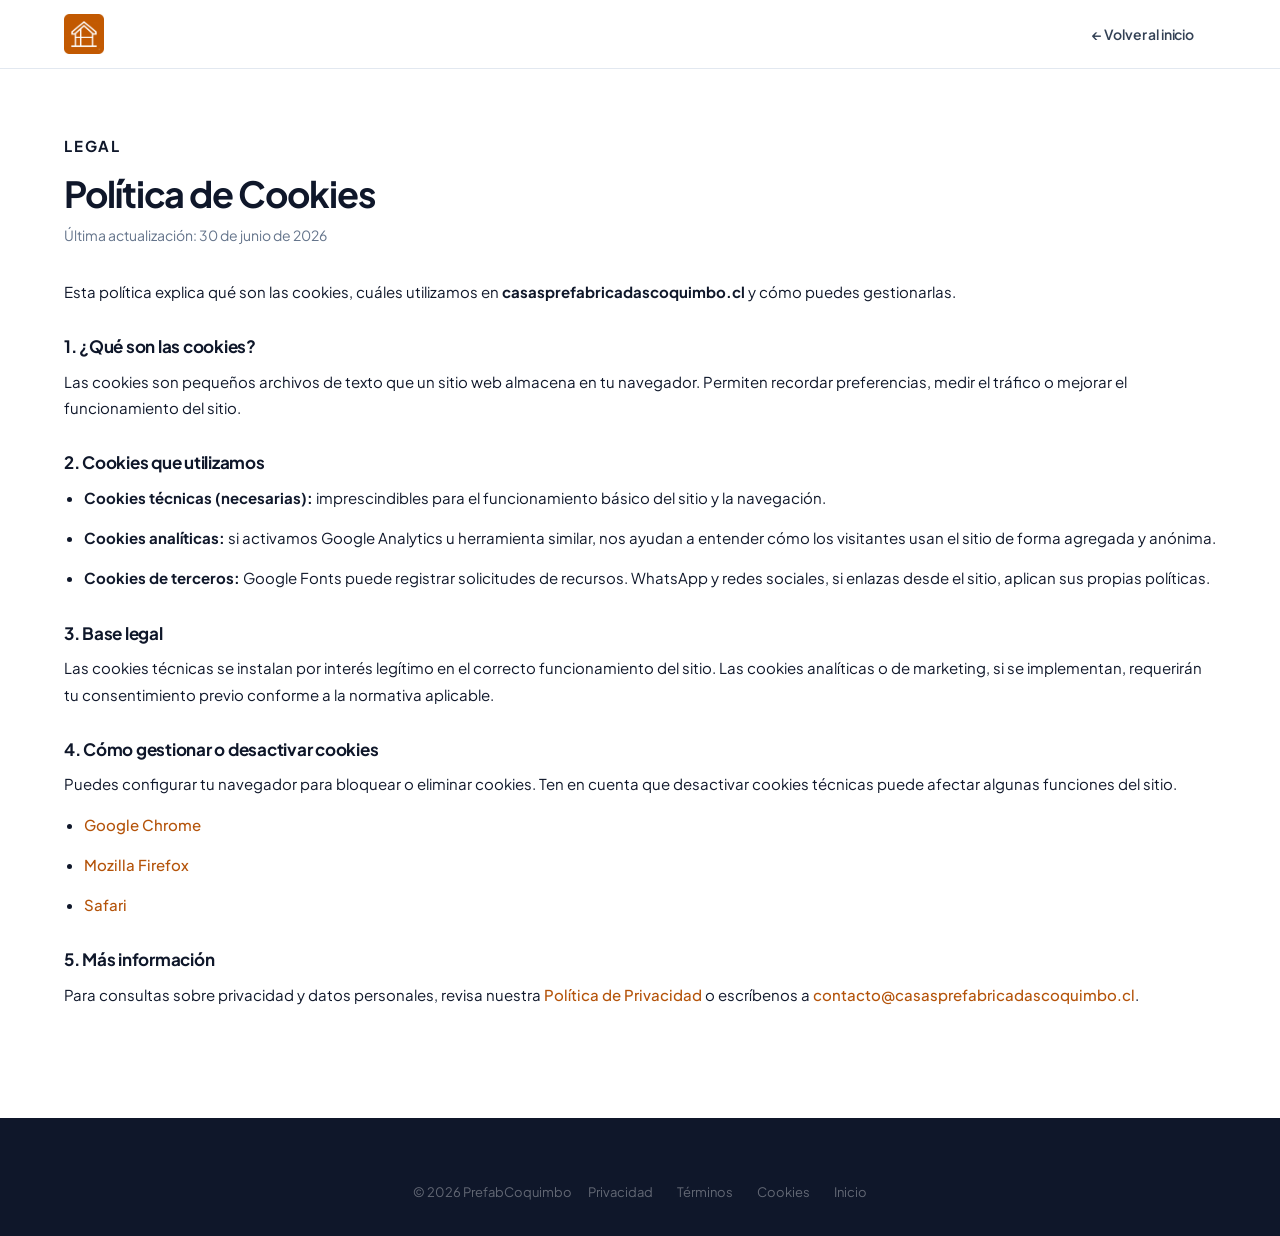
<file: cookies.html>
﻿<!DOCTYPE html>
<html lang="es-CL">
<head>
  <meta charset="UTF-8" />
  <meta name="viewport" content="width=device-width, initial-scale=1.0" />
  <title>Política de Cookies | PrefabCoquimbo</title>
  <meta name="description" content="Política de cookies de PrefabCoquimbo. Información sobre el uso de cookies y tecnologías similares en casasprefabricadascoquimbo.cl." />
  <meta name="robots" content="index, follow" />
  <link rel="canonical" href="https://www.casasprefabricadascoquimbo.cl/cookies.html" />
  <link rel="icon" type="image/svg+xml" href="/favicon.svg" />
  <link rel="apple-touch-icon" href="https://www.casasprefabricadascoquimbo.cl/images/logo.png" />
  <link rel="preconnect" href="https://fonts.googleapis.com" />
  <link rel="preconnect" href="https://fonts.gstatic.com" crossorigin />
  <link href="https://fonts.googleapis.com/css2?family=Plus+Jakarta+Sans:wght@400;500;600;700;800&display=swap" rel="stylesheet" />
  <link rel="stylesheet" href="styles.css?v=20261017" />
</head>
<body>

<header class="site-header" role="banner">
  <nav class="nav-container" aria-label="Navegación principal">
    <a href="/" class="nav-logo" aria-label="PrefabCoquimbo – Inicio">
      <img src="images/logo.png" alt="PrefabCoquimbo" class="nav-logo-img" width="160" height="40" loading="eager" decoding="async" />
    </a>
    <div class="nav-cta">
      <a href="/" class="btn btn-ghost">← Volver al inicio</a>
    </div>
  </nav>
</header>

<main class="legal-page">
  <div class="section-container legal-content">
    <p class="section-label">Legal</p>
    <h1>Política de Cookies</h1>
    <p style="color:var(--slate-500); font-size:0.875rem; margin-bottom:2rem;">Última actualización: 30 de junio de 2026</p>

    <p>Esta política explica qué son las cookies, cuáles utilizamos en <strong>casasprefabricadascoquimbo.cl</strong> y cómo puedes gestionarlas.</p>

    <h2>1. ¿Qué son las cookies?</h2>
    <p>Las cookies son pequeños archivos de texto que un sitio web almacena en tu navegador. Permiten recordar preferencias, medir el tráfico o mejorar el funcionamiento del sitio.</p>

    <h2>2. Cookies que utilizamos</h2>
    <ul>
      <li><strong>Cookies técnicas (necesarias):</strong> imprescindibles para el funcionamiento básico del sitio y la navegación.</li>
      <li><strong>Cookies analíticas:</strong> si activamos Google Analytics u herramienta similar, nos ayudan a entender cómo los visitantes usan el sitio de forma agregada y anónima.</li>
      <li><strong>Cookies de terceros:</strong> Google Fonts puede registrar solicitudes de recursos. WhatsApp y redes sociales, si enlazas desde el sitio, aplican sus propias políticas.</li>
    </ul>

    <h2>3. Base legal</h2>
    <p>Las cookies técnicas se instalan por interés legítimo en el correcto funcionamiento del sitio. Las cookies analíticas o de marketing, si se implementan, requerirán tu consentimiento previo conforme a la normativa aplicable.</p>

    <h2>4. Cómo gestionar o desactivar cookies</h2>
    <p>Puedes configurar tu navegador para bloquear o eliminar cookies. Ten en cuenta que desactivar cookies técnicas puede afectar algunas funciones del sitio.</p>
    <ul>
      <li><a href="https://support.google.com/chrome/answer/95647" rel="noopener noreferrer" target="_blank">Google Chrome</a></li>
      <li><a href="https://support.mozilla.org/es/kb/habilitar-y-deshabilitar-cookies-sitios-web-rastrear-preferencias" rel="noopener noreferrer" target="_blank">Mozilla Firefox</a></li>
      <li><a href="https://support.apple.com/es-es/guide/safari/sfri11471/mac" rel="noopener noreferrer" target="_blank">Safari</a></li>
    </ul>

    <h2>5. Más información</h2>
    <p>Para consultas sobre privacidad y datos personales, revisa nuestra <a href="privacidad.html">Política de Privacidad</a> o escríbenos a <a href="mailto:contacto@casasprefabricadascoquimbo.cl">contacto@casasprefabricadascoquimbo.cl</a>.</p>
  </div>
</main>

<footer class="footer" role="contentinfo">
  <div class="section-container footer-bottom" style="justify-content:center;">
    <p style="font-size:0.8125rem; color:rgba(255,255,255,0.35);">© 2026 PrefabCoquimbo</p>
    <nav class="footer-legal" aria-label="Legal">
      <a href="privacidad.html">Privacidad</a>
      <a href="terminos.html">Términos</a>
      <a href="cookies.html">Cookies</a>
      <a href="/">Inicio</a>
    </nav>
  </div>
</footer>

</body>
</html>
</file>
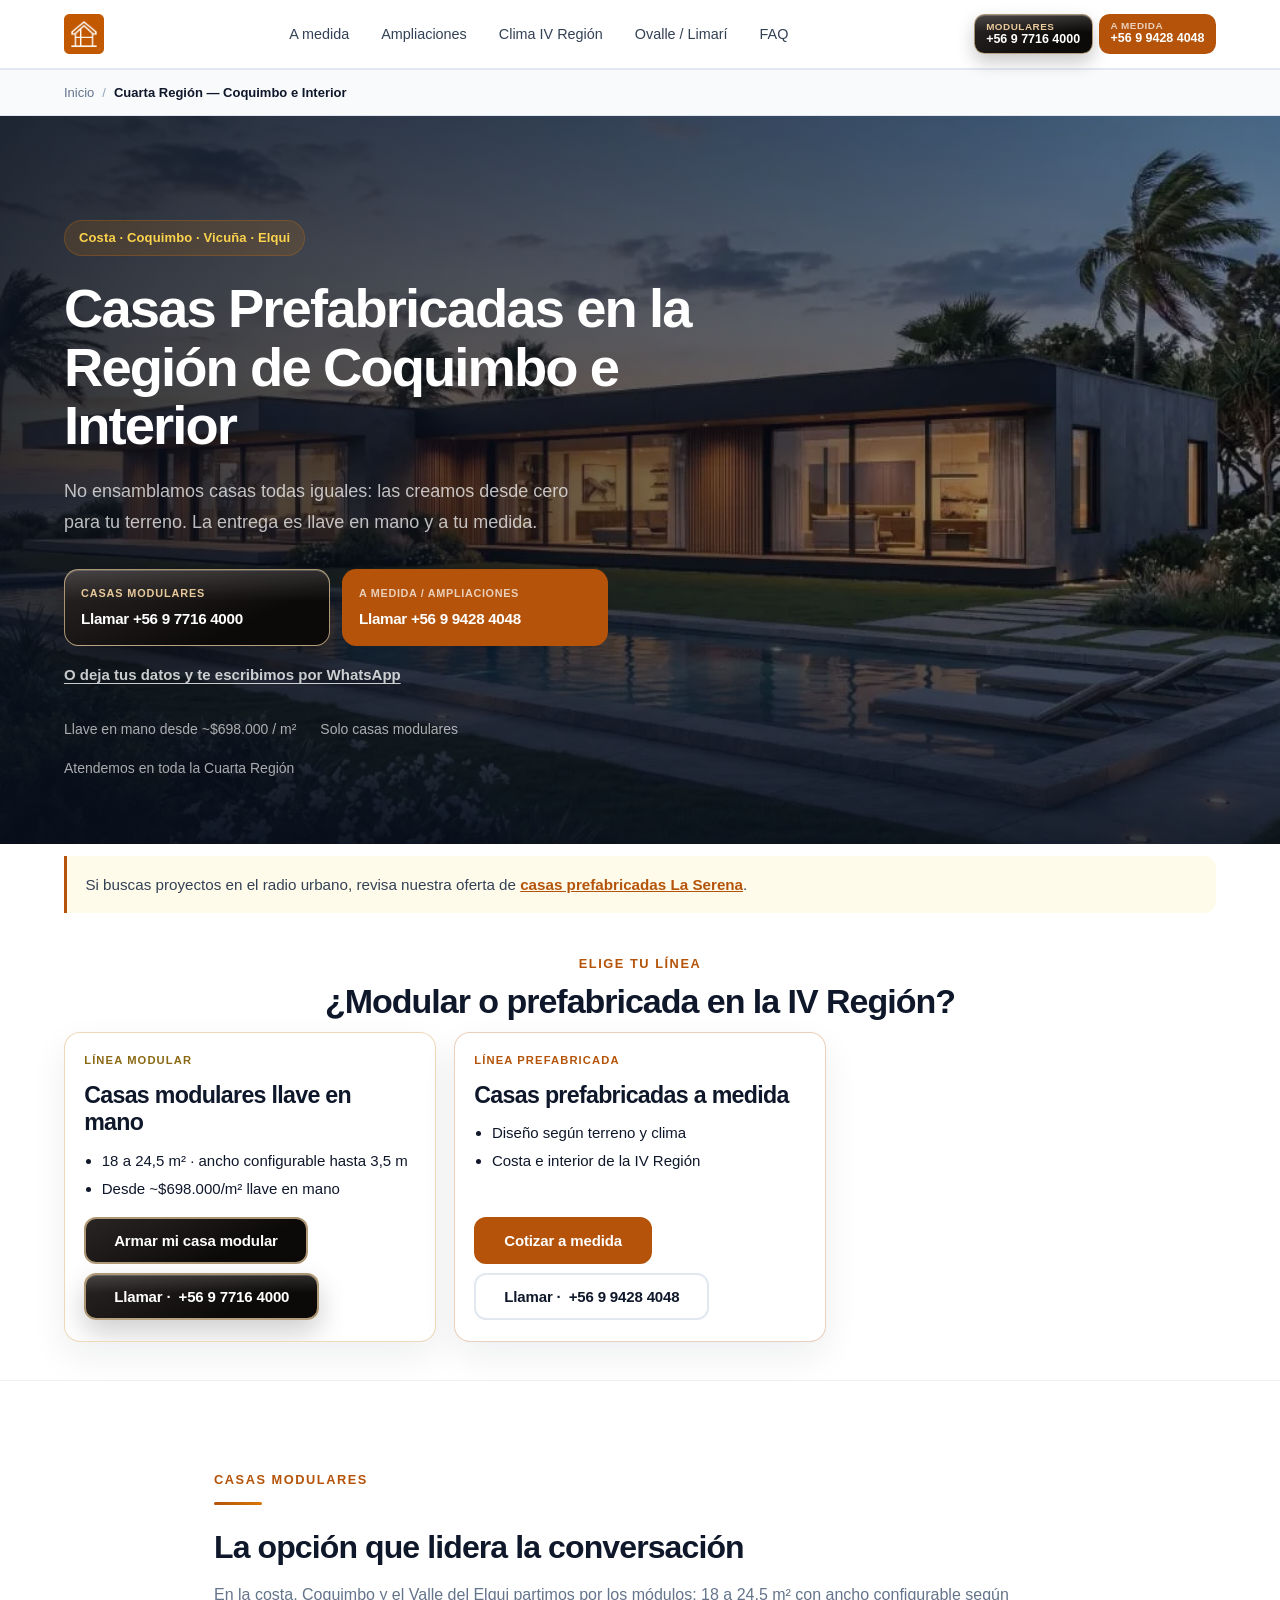
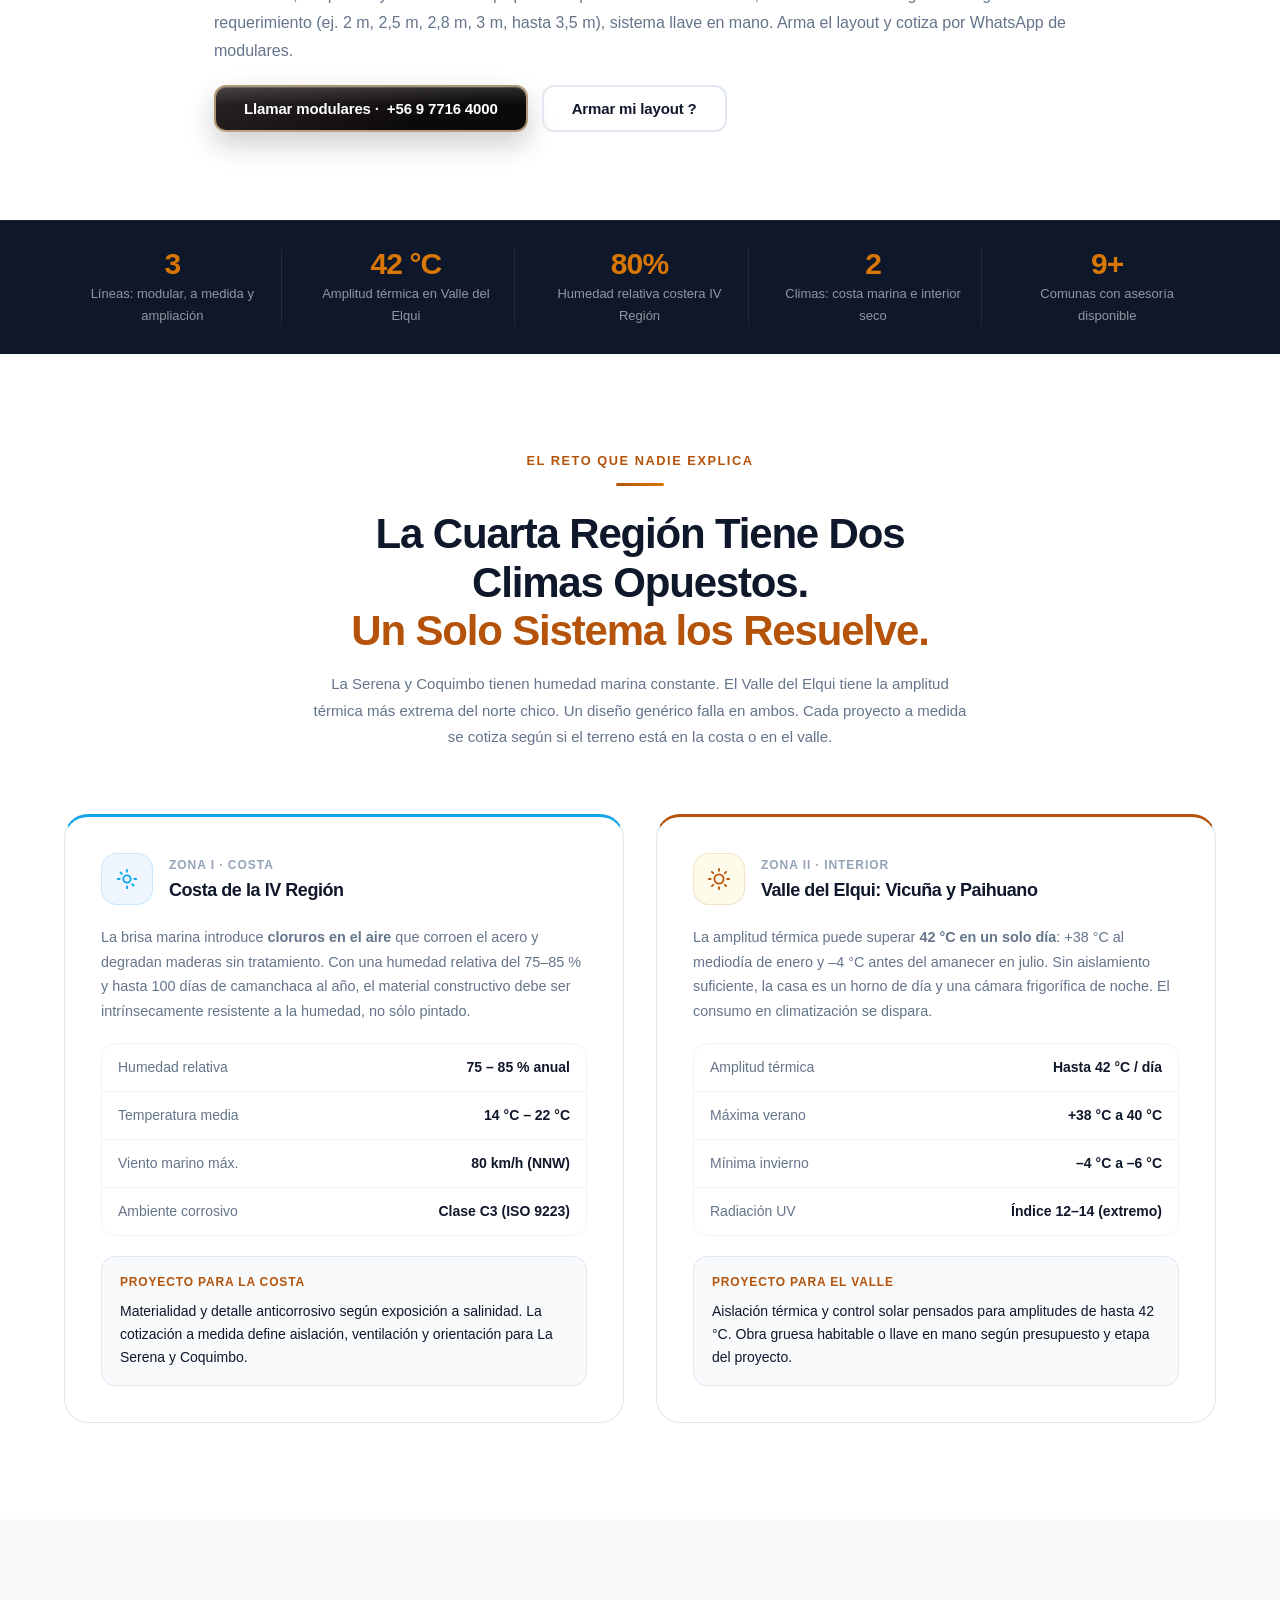
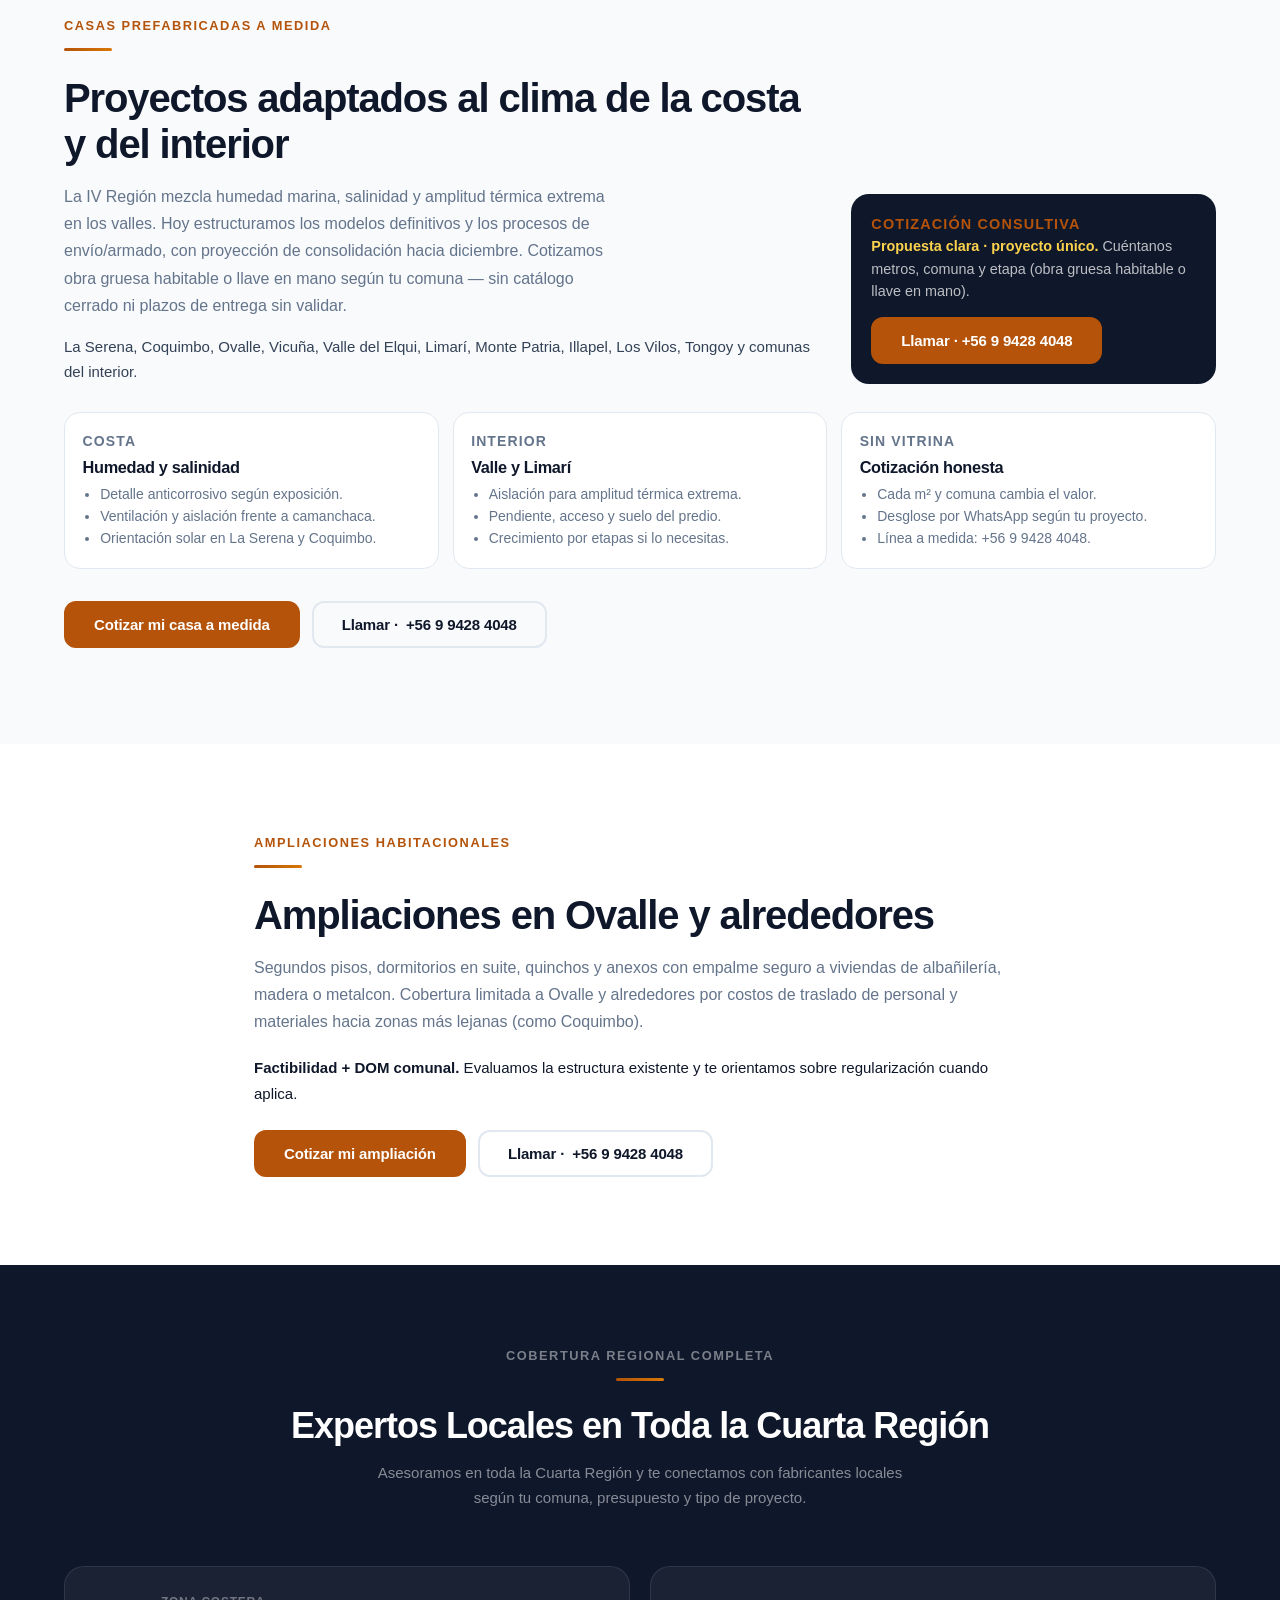
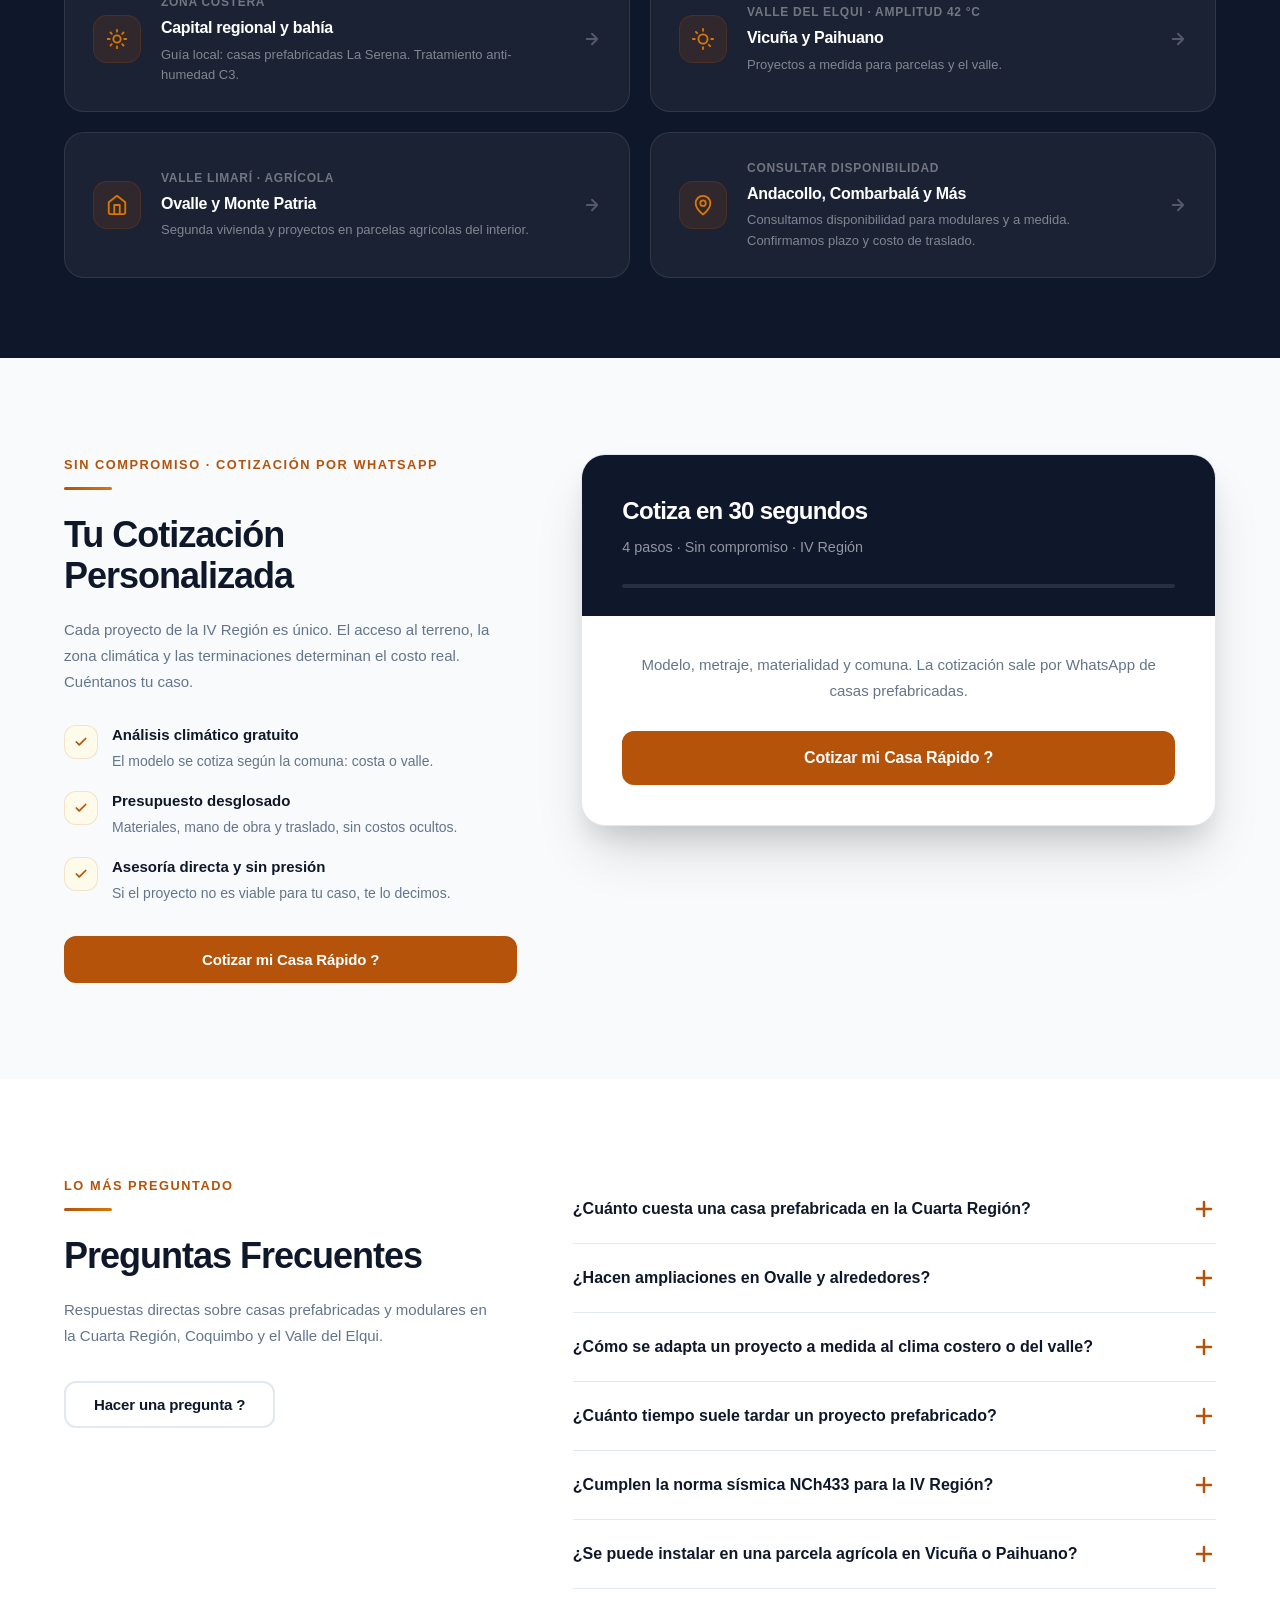
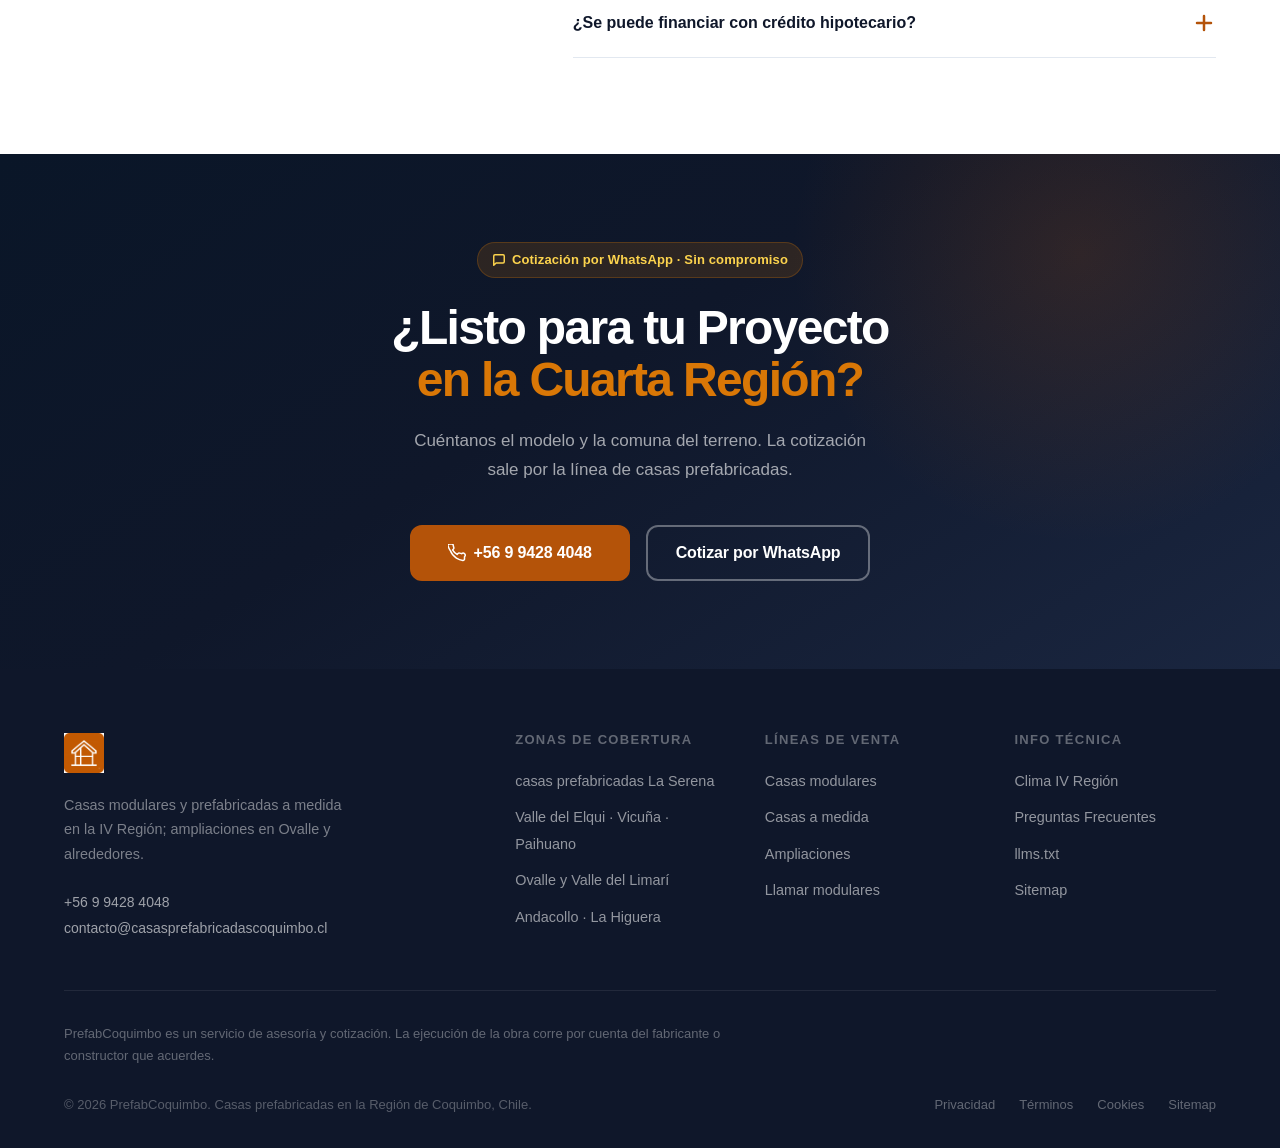
<file: cuarta-region.html>
<!DOCTYPE html>
<html lang="es-CL" data-sticky-cot="Modulares, a medida y ampliaciones · Región de Coquimbo">
<head>
  <meta charset="UTF-8" />
  <meta name="viewport" content="width=device-width, initial-scale=1.0" />

  <!-- -- FAVICON — ruta absoluta para indexación de marca en SERPs -- -->
  <link rel="icon" type="image/svg+xml" href="/favicon.svg" />
  <link rel="apple-touch-icon" href="https://www.casasprefabricadascoquimbo.cl/images/logo.png" />

  <!-- -- SEO PRIMARY -- -->
  <title>Casas Prefabricadas Cuarta Región | Modelos y Precios en Coquimbo Interior</title>
  <meta name="description" content="Casas modulares llave en mano, prefabricadas a medida en la IV Región y ampliaciones en Ovalle y alrededores. Cotiza por WhatsApp." />
  <meta name="robots"       content="index, follow, max-snippet:-1, max-image-preview:large" />
  <link rel="canonical"     href="https://www.casasprefabricadascoquimbo.cl/cuarta-region.html" />

  <!-- -- OPEN GRAPH -- -->
  <meta property="og:type"        content="website" />
  <meta property="og:url"         content="https://www.casasprefabricadascoquimbo.cl/cuarta-region.html" />
  <meta property="og:title"       content="Casas Prefabricadas Cuarta Región | Modelos y Precios en Coquimbo Interior" />
  <meta property="og:description" content="Modulares llave en mano y casas prefabricadas a medida en la IV Región; ampliaciones en Ovalle y alrededores. Cotiza por WhatsApp." />
  <meta property="og:image"       content="https://www.casasprefabricadascoquimbo.cl/images/modular-costa.jpg" />
  <meta property="og:image:width"  content="1024" />
  <meta property="og:image:height" content="617" />
  <meta property="og:locale"      content="es_CL" />
  <meta property="og:site_name"   content="PrefabCoquimbo" />

  <!-- -- TWITTER / X CARD -- -->
  <meta name="twitter:card"        content="summary_large_image" />
  <meta name="twitter:title"       content="Casas Modulares, a Medida y Ampliaciones · IV Región" />
  <meta name="twitter:description" content="Modulares y proyectos a medida en la IV Región; ampliaciones en Ovalle y alrededores. Cotiza por WhatsApp." />
  <meta name="twitter:image"       content="https://www.casasprefabricadascoquimbo.cl/images/modular-costa.jpg" />

  <!-- -- SCHEMA: BreadcrumbList -- -->
  <script type="application/ld+json">
  {
    "@context": "https://schema.org",
    "@type": "BreadcrumbList",
    "itemListElement": [
      { "@type": "ListItem", "position": 1, "name": "Inicio",        "item": "https://www.casasprefabricadascoquimbo.cl/" },
      { "@type": "ListItem", "position": 2, "name": "Cuarta Región", "item": "https://www.casasprefabricadascoquimbo.cl/cuarta-region.html" }
    ]
  }
  </script>

  <!-- -- SCHEMA: HomeAndConstructionBusiness -- -->
  <script type="application/ld+json">
  {
    "@context": "https://schema.org",
    "@type": "ProfessionalService",
    "name": "PrefabCoquimbo – Guía Casas Prefabricadas Cuarta Región",
    "alternateName": ["Casas Prefabricadas La Serena", "Casas Prefabricadas Coquimbo", "Casas Prefabricadas Valle del Elqui"],
    "url": "https://www.casasprefabricadascoquimbo.cl/cuarta-region.html",
    "logo": {
      "@type": "ImageObject",
      "url":    "https://www.casasprefabricadascoquimbo.cl/images/logo.png",
      "width":  "336",
      "height": "84"
    },
    "image": {
      "@type":  "ImageObject",
      "url":    "https://www.casasprefabricadascoquimbo.cl/images/casa-ovalle-interior.webp",
      "width":  "1200",
      "height": "800"
    },
    "description": "Casas modulares llave en mano, prefabricadas a medida en la IV Región y ampliaciones en Ovalle y alrededores.",
    "telephone": "+56-9-9428-4048",
    "email":     "contacto@casasprefabricadascoquimbo.cl",
    "areaServed": [
      { "@type": "City", "name": "La Serena",    "containedInPlace": { "@type": "AdministrativeArea", "name": "Región de Coquimbo" } },
      { "@type": "City", "name": "Coquimbo",     "containedInPlace": { "@type": "AdministrativeArea", "name": "Región de Coquimbo" } },
      { "@type": "City", "name": "Ovalle",       "containedInPlace": { "@type": "AdministrativeArea", "name": "Región de Coquimbo" } },
      { "@type": "City", "name": "Vicuña",       "containedInPlace": { "@type": "AdministrativeArea", "name": "Región de Coquimbo" } },
      { "@type": "City", "name": "Paihuano",     "containedInPlace": { "@type": "AdministrativeArea", "name": "Región de Coquimbo" } },
      { "@type": "City", "name": "Andacollo",    "containedInPlace": { "@type": "AdministrativeArea", "name": "Región de Coquimbo" } },
      { "@type": "City", "name": "La Higuera",   "containedInPlace": { "@type": "AdministrativeArea", "name": "Región de Coquimbo" } },
      { "@type": "City", "name": "Monte Patria", "containedInPlace": { "@type": "AdministrativeArea", "name": "Región de Coquimbo" } }
    ],
    "openingHoursSpecification": [
      { "@type": "OpeningHoursSpecification", "dayOfWeek": ["Monday","Tuesday","Wednesday","Thursday","Friday"], "opens": "09:00", "closes": "18:30" },
      { "@type": "OpeningHoursSpecification", "dayOfWeek": "Saturday",                                          "opens": "09:30", "closes": "14:00" }
    ],
    "hasOfferCatalog": {
      "@type": "OfferCatalog",
      "name": "Modulares, a medida y ampliaciones — IV Región",
      "itemListElement": [
        {
          "@type": "Offer",
          "itemOffered": { "@type": "Service", "name": "Casas modulares llave en mano" },
          "description": "Módulos de 18 a 24,5 m² combinables. Línea modular con cotización dedicada."
        },
        {
          "@type": "Offer",
          "itemOffered": { "@type": "Service", "name": "Casas prefabricadas a medida" },
          "description": "Proyectos a medida en estructuración de modelos y procesos de envío/armado (proyección dic.). Obra gruesa habitable o llave en mano según terreno y presupuesto."
        },
        {
          "@type": "Offer",
          "itemOffered": { "@type": "Service", "name": "Ampliaciones habitacionales en Ovalle y alrededores" },
          "description": "Segundos pisos, dormitorios, quinchos y anexos con empalme a vivienda existente en Ovalle y alrededores."
        }
      ]
    }
  }
  </script>

  <!-- -- SCHEMA: FAQPage (AEO) -- -->
  <script type="application/ld+json">
  {
    "@context": "https://schema.org",
    "@type": "FAQPage",
    "mainEntity": [
      {
        "@type": "Question",
        "name": "¿Cuánto cuesta una casa prefabricada a medida en La Serena o Coquimbo?",
        "acceptedAnswer": { "@type": "Answer", "text": "Cada proyecto es distinto: superficie, comuna, acceso al terreno y terminaciones definen la inversión. No publicamos precios de vitrina; entrega cotizaciones desglosadas por WhatsApp (+56 9 9428 4048), sin compromiso." }
      },
      {
        "@type": "Question",
        "name": "¿Hacen ampliaciones en Ovalle y alrededores?",
        "acceptedAnswer": { "@type": "Answer", "text": "Sí. Las ampliaciones se cotizan en Ovalle y alrededores (por costos de traslado hacia zonas más lejanas como Coquimbo). Evaluamos el empalme con tu vivienda actual y te orientamos sobre DOM comunal." }
      },
      {
        "@type": "Question",
        "name": "¿Cómo se adapta una casa a medida al clima de la costa o el valle?",
        "acceptedAnswer": { "@type": "Answer", "text": "Cada proyecto se diseña según el terreno: humedad y salinidad en la costa, o amplitud térmica extrema en Ovalle y el Valle del Elqui. La cotización define aislación, orientación y materialidad según la comuna." }
      },
      {
        "@type": "Question",
        "name": "¿Las casas prefabricadas cumplen la norma sísmica en la Región de Coquimbo?",
        "acceptedAnswer": { "@type": "Answer", "text": "En la Región de Coquimbo los proyectos deben cumplir la norma sísmica vigente (NCh433). La memoria de cálculo y planos estructurales los define el profesional a cargo del proyecto que contrates." }
      },
      {
        "@type": "Question",
        "name": "¿Cuánto tiempo tarda un proyecto a medida en la IV Región?",
        "acceptedAnswer": { "@type": "Answer", "text": "El montaje en terreno suele tomar 15–30 días hábiles según metraje, fabricante y condiciones del terreno. El plazo total (diseño, permisos, fabricación y montaje) se define en la cotización de cada proyecto." }
      },
      {
        "@type": "Question",
        "name": "¿Se necesita permiso de construcción para una casa prefabricada?",
        "acceptedAnswer": { "@type": "Answer", "text": "Sí. En Chile toda vivienda permanente requiere permiso de edificación municipal (DOM). Te orientamos sobre el trámite; la gestión y documentación técnica dependen del fabricante o profesional que contrates." }
      }
    ]
  }
  </script>

  <!-- -- GOOGLE FONTS — self-hosting alternativa si se prioriza PSI 100 -- -->
  <link rel="preconnect" href="https://fonts.googleapis.com" />
  <link rel="preconnect" href="https://fonts.gstatic.com" crossorigin />
  <link rel="preload" as="image" href="images/modular-costa.webp?v=20261110d" type="image/webp" fetchpriority="high" />
  <link rel="preload" href="https://fonts.googleapis.com/css2?family=Plus+Jakarta+Sans:wght@400;500;600;700;800&display=swap" as="style" onload="this.onload=null;this.rel=\'stylesheet\'" />
  <noscript><link href="https://fonts.googleapis.com/css2?family=Plus+Jakarta+Sans:wght@400;500;600;700;800&display=swap" rel="stylesheet" /></noscript>

  <!-- -- ESTILOS -- -->
  <link rel="stylesheet" href="styles.css?v=20261114a" />
</head>
<body>

<!-- --------------------------------------------------
     HEADER — Logo.png con width/height explícitos (CLS = 0)
-------------------------------------------------- -->
<header class="site-header" role="banner">
  <nav class="nav-container" aria-label="Navegación principal">

    <a href="/" class="nav-logo" aria-label="PrefabCoquimbo – Inicio">
      <!-- width y height explícitos ? CLS 0 en Core Web Vitals -->
      <img
        src="images/logo.png"
        alt="PrefabCoquimbo – Casas Prefabricadas Cuarta Región"
        class="nav-logo-img"
        width="160"
        height="40"
        loading="eager"
        decoding="async"
      />
    </a>

    <ul class="nav-links" role="list">
      <li><a href="#modelos"          class="nav-link">A medida</a></li>
      <li><a href="#ampliaciones"     class="nav-link">Ampliaciones</a></li>
      <li><a href="#clima"            class="nav-link">Clima IV Región</a></li>
      <li><a href="/ovalle.html"      class="nav-link">Ovalle / Limarí</a></li>
      <li><a href="#faq"              class="nav-link">FAQ</a></li>
    </ul>

    <div class="nav-cta nav-cta-lines">
      <a href="tel:+56977164000" class="nav-line nav-line--modular" data-line="modular" aria-label="Llamar a la línea de casas modulares">
        <span class="nav-line-kicker">Modulares</span>
        <span class="nav-line-name" data-line-number>+56 9 7716 4000</span>
      </a>
      <a href="tel:+56994284048" class="nav-line nav-line--prefab" data-line="prefab" aria-label="Llamar a la línea de casas prefabricadas">
        <span class="nav-line-kicker">A medida</span>
        <span class="nav-line-name" data-line-number>+56 9 9428 4048</span>
      </a>
    </div>

    <button id="mobile-menu-btn" class="mobile-menu-btn" aria-label="Abrir menú" aria-expanded="false" aria-controls="mobile-menu">
      <span></span><span></span><span></span>
    </button>
  </nav>

  <div id="mobile-menu" class="mobile-menu" role="navigation" aria-label="Menú móvil">
    <div class="mobile-menu-inner">
      <a href="#modelos"          class="nav-link">Casas a medida</a>
      <a href="#ampliaciones"     class="nav-link">Ampliaciones</a>
      <a href="#clima"            class="nav-link">Adaptación Climática</a>
      <a href="/ovalle.html"      class="nav-link">Ovalle / Limarí</a>
      <a href="#faq"              class="nav-link">Preguntas Frecuentes</a>
      <a href="tel:+56994284048" class="btn btn-primary" style="margin-top:0.75rem; width:100%; justify-content:center;" aria-label="Llamar a PrefabCoquimbo">+56 9 9428 4048</a>
      <button type="button" class="btn btn-secondary btn-cotizador-main" style="margin-top:0.5rem; width:100%; justify-content:center;">Cotizar por WhatsApp</button>
    </div>
  </div>
</header>


<!-- --------------------------------------------------
     BREADCRUMB
-------------------------------------------------- -->
<nav aria-label="Breadcrumb" class="breadcrumb-bar">
  <div class="section-container">
    <ol class="breadcrumb-list">
      <li><a href="/">Inicio</a></li>
      <li aria-hidden="true" class="bc-sep">/</li>
      <li><span aria-current="page">Cuarta Región — Coquimbo e Interior</span></li>
    </ol>
  </div>
</nav>


<!-- --------------------------------------------------
     HERO — IV REGIÓN (modular first)
-------------------------------------------------- -->
<section class="hero-section hero-section--banner" aria-labelledby="hero-title">
  <div class="hero-banner-media" aria-hidden="true">
    <picture>
      <source srcset="images/modular-costa.webp?v=20261110d" type="image/webp" />
      <img
        src="images/modular-costa.jpg?v=20261110d"
        alt=""
        width="1024"
        height="617"
        fetchpriority="high"
        decoding="async"
      />
    </picture>
  </div>
  <div class="hero-banner-overlay" aria-hidden="true"></div>

  <div class="section-container">
    <div class="hero-banner-copy">
      <div class="badge badge-amber-on-dark" style="margin-bottom:1.5rem;">
        Costa · Coquimbo · Vicuña · Elqui
      </div>

      <h1 id="hero-title">
        Casas Prefabricadas en la Región de Coquimbo e Interior
      </h1>

      <p class="hero-lead">
        No ensamblamos casas todas iguales: las creamos desde cero para tu terreno.
        La entrega es llave en mano y a tu medida.
      </p>

      <div class="hero-banner-actions">
        <div class="line-pair line-pair--on-dark">
          <a class="line-card line-card--modular" data-line="modular" href="tel:+56977164000" aria-label="Llamar a la línea de casas modulares">
            <span class="line-card-kicker">Casas modulares</span>
            <span class="line-card-action">Llamar <span data-line-number>+56 9 7716 4000</span></span>
          </a>
          <a class="line-card line-card--prefab" data-line="prefab" href="tel:+56994284048" aria-label="Llamar a la línea de casas prefabricadas">
            <span class="line-card-kicker">A medida / Ampliaciones</span>
            <span class="line-card-action">Llamar <span data-line-number>+56 9 9428 4048</span></span>
          </a>
        </div>
        <button type="button" class="btn-form-quiet btn-cotizador-main">
          O deja tus datos y te escribimos por WhatsApp
        </button>
      </div>

      <div class="hero-banner-trust">
        <div class="trust-item">Llave en mano desde ~$698.000 / m²</div>
        <div class="trust-item">Solo casas modulares</div>
        <div class="trust-item">Atendemos en toda la Cuarta Región</div>
      </div>
    </div>
  </div>
</section>

<div class="section-container" style="margin-top:-0.5rem; margin-bottom:0.5rem;">
  <div class="serena-handoff">
    <p>Si buscas proyectos en el radio urbano, revisa nuestra oferta de <a href="/casas-prefabricadas-la-serena.html">casas prefabricadas La Serena</a>.</p>
  </div>
</div>

<section id="elige" class="line-fork line-fork--compact" aria-labelledby="elige-title">
  <div class="section-container">
    <p class="section-label" style="text-align:center; margin-bottom:0.5rem;">Elige tu línea</p>
    <h2 id="elige-title" class="line-fork-title">¿Modular o prefabricada en la IV Región?</h2>
    <div class="line-fork-grid">
      <article class="fork-card fork-card--modular">
        <div class="fork-card-body">
          <p class="fork-card-kicker">Línea modular</p>
          <h3 class="fork-card-name">Casas modulares llave en mano</h3>
          <ul class="fork-card-points">
            <li>18 a 24,5 m² · ancho configurable hasta 3,5 m</li>
            <li>Desde ~$698.000/m² llave en mano</li>
          </ul>
          <div class="fork-card-actions">
            <a href="/#modulares" class="btn btn-primary">Armar mi casa modular</a>
            <a href="tel:+56977164000" class="btn btn-secondary" data-line="modular">Llamar · <span data-line-number>+56 9 7716 4000</span></a>
          </div>
        </div>
      </article>
      <article class="fork-card fork-card--prefab">
        <div class="fork-card-body">
          <p class="fork-card-kicker">Línea prefabricada</p>
          <h3 class="fork-card-name">Casas prefabricadas a medida</h3>
          <ul class="fork-card-points">
            <li>Diseño según terreno y clima</li>
            <li>Costa e interior de la IV Región</li>
          </ul>
          <div class="fork-card-actions">
            <a href="#modelos" class="btn btn-primary">Cotizar a medida</a>
            <a href="tel:+56994284048" class="btn btn-secondary" data-line="prefab">Llamar · <span data-line-number>+56 9 9428 4048</span></a>
          </div>
        </div>
      </article>
    </div>
  </div>
</section>

<section class="section-pad" id="modulares-region" aria-labelledby="modulares-region-title">
  <div class="section-container" style="max-width:900px;">
    <p class="section-label">Casas modulares</p>
    <div class="divider-amber"></div>
    <h2 id="modulares-region-title" style="font-size:clamp(1.5rem,3vw,2rem); margin-bottom:1rem;">La opción que lidera la conversación</h2>
    <p style="color:var(--slate-500); line-height:1.75; margin-bottom:1.25rem;">
      En la costa, Coquimbo y el Valle del Elqui partimos por los módulos: 18 a 24,5 m² con ancho configurable según requerimiento (ej. 2 m, 2,5 m, 2,8 m, 3 m, hasta 3,5 m), sistema llave en mano.
      Arma el layout y cotiza por WhatsApp de modulares.
    </p>
    <div style="display:flex; flex-wrap:wrap; gap:0.875rem;">
      <a href="tel:+56977164000" class="btn btn-primary" data-line="modular">Llamar modulares · <span data-line-number>+56 9 7716 4000</span></a>
      <a href="/#modulares" class="btn btn-secondary">Armar mi layout ?</a>
    </div>
  </div>
</section>


<!-- --------------------------------------------------
     STATS BAR
-------------------------------------------------- -->
<div class="stats-bar" aria-label="Indicadores clave Cuarta Región">
  <div class="section-container">
    <div class="stats-grid stats-grid-5">
      <div class="stat-item">
        <span class="stat-number">3</span>
        <span class="stat-label">Líneas: modular, a medida y ampliación</span>
      </div>
      <div class="stat-item">
        <span class="stat-number">42 °C</span>
        <span class="stat-label">Amplitud térmica en Valle del Elqui</span>
      </div>
      <div class="stat-item">
        <span class="stat-number">80%</span>
        <span class="stat-label">Humedad relativa costera IV Región</span>
      </div>
      <div class="stat-item">
        <span class="stat-number">2</span>
        <span class="stat-label">Climas: costa marina e interior seco</span>
      </div>
      <div class="stat-item">
        <span class="stat-number">9+</span>
        <span class="stat-label">Comunas con asesoría disponible</span>
      </div>
    </div>
  </div>
</div>


<!-- --------------------------------------------------
     BLOQUE ADAPTACIÓN CLIMÁTICA
-------------------------------------------------- -->
<section id="clima" class="section-pad-lg" aria-labelledby="clima-title">
  <div class="section-container">

    <div style="text-align:center; max-width:660px; margin:0 auto 4rem;" class="reveal">
      <p class="section-label">El reto que nadie explica</p>
      <div class="divider-amber" style="margin:0 auto 1.5rem;"></div>
      <h2 id="clima-title" style="font-size:clamp(1.75rem,3.5vw,2.625rem); margin-bottom:1rem;">
        La Cuarta Región Tiene Dos Climas Opuestos.<br>
        <span style="color:var(--amber-700);">Un Solo Sistema los Resuelve.</span>
      </h2>
      <p style="color:var(--slate-500); font-size:0.9375rem; line-height:1.75;">
        La Serena y Coquimbo tienen humedad marina constante.
        El Valle del Elqui tiene la amplitud térmica más extrema del norte chico.
        Un diseño genérico falla en ambos. Cada proyecto a medida se cotiza según si el terreno está en la costa o en el valle.
      </p>
    </div>

    <div class="climate-zone-grid reveal">

      <!-- Costa -->
      <article class="climate-zone-card climate-zone-coastal">
        <div class="cz-header">
          <div class="cz-icon cz-icon-blue">
            <svg width="22" height="22" viewBox="0 0 24 24" fill="none" stroke="currentColor" stroke-width="2" stroke-linecap="round" stroke-linejoin="round" aria-hidden="true"><path d="M2 12h2M20 12h2M12 2v2M12 20v2M4.93 4.93l1.41 1.41M17.66 17.66l1.41 1.41"/><circle cx="12" cy="12" r="4"/></svg>
          </div>
          <div>
            <span class="cz-zone-label">Zona I · Costa</span>
            <h3 class="cz-title">Costa de la IV Región</h3>
          </div>
        </div>
        <p class="cz-desc">
          La brisa marina introduce <strong>cloruros en el aire</strong> que corroen el acero
          y degradan maderas sin tratamiento. Con una humedad relativa del 75–85 % y hasta
          100 días de camanchaca al año, el material constructivo debe ser intrínsecamente
          resistente a la humedad, no sólo pintado.
        </p>
        <ul class="cz-spec-list" aria-label="Parámetros climáticos Costa">
          <li>
            <span class="cz-spec-key">Humedad relativa</span>
            <span class="cz-spec-val">75 – 85 % anual</span>
          </li>
          <li>
            <span class="cz-spec-key">Temperatura media</span>
            <span class="cz-spec-val">14 °C – 22 °C</span>
          </li>
          <li>
            <span class="cz-spec-key">Viento marino máx.</span>
            <span class="cz-spec-val">80 km/h (NNW)</span>
          </li>
          <li>
            <span class="cz-spec-key">Ambiente corrosivo</span>
            <span class="cz-spec-val">Clase C3 (ISO 9223)</span>
          </li>
        </ul>
        <div class="cz-response">
          <p class="cz-response-label">Proyecto para la costa</p>
          <p class="cz-response-text">Materialidad y detalle anticorrosivo según exposición a salinidad. La cotización a medida define aislación, ventilación y orientación para La Serena y Coquimbo.</p>
        </div>
      </article>

      <!-- Interior -->
      <article class="climate-zone-card climate-zone-interior">
        <div class="cz-header">
          <div class="cz-icon cz-icon-amber">
            <svg width="22" height="22" viewBox="0 0 24 24" fill="none" stroke="currentColor" stroke-width="2" stroke-linecap="round" stroke-linejoin="round" aria-hidden="true"><circle cx="12" cy="12" r="5"/><line x1="12" y1="1" x2="12" y2="3"/><line x1="12" y1="21" x2="12" y2="23"/><line x1="4.22" y1="4.22" x2="5.64" y2="5.64"/><line x1="18.36" y1="18.36" x2="19.78" y2="19.78"/><line x1="1" y1="12" x2="3" y2="12"/><line x1="21" y1="12" x2="23" y2="12"/><line x1="4.22" y1="19.78" x2="5.64" y2="18.36"/><line x1="18.36" y1="5.64" x2="19.78" y2="4.22"/></svg>
          </div>
          <div>
            <span class="cz-zone-label">Zona II · Interior</span>
            <h3 class="cz-title">Valle del Elqui: Vicuña y Paihuano</h3>
          </div>
        </div>
        <p class="cz-desc">
          La amplitud térmica puede superar <strong>42 °C en un solo día</strong>:
          +38 °C al mediodía de enero y –4 °C antes del amanecer en julio.
          Sin aislamiento suficiente, la casa es un horno de día y una cámara frigorífica de noche.
          El consumo en climatización se dispara.
        </p>
        <ul class="cz-spec-list" aria-label="Parámetros climáticos Valle del Elqui">
          <li>
            <span class="cz-spec-key">Amplitud térmica</span>
            <span class="cz-spec-val">Hasta 42 °C / día</span>
          </li>
          <li>
            <span class="cz-spec-key">Máxima verano</span>
            <span class="cz-spec-val">+38 °C a 40 °C</span>
          </li>
          <li>
            <span class="cz-spec-key">Mínima invierno</span>
            <span class="cz-spec-val">–4 °C a –6 °C</span>
          </li>
          <li>
            <span class="cz-spec-key">Radiación UV</span>
            <span class="cz-spec-val">Índice 12–14 (extremo)</span>
          </li>
        </ul>
        <div class="cz-response">
          <p class="cz-response-label">Proyecto para el valle</p>
          <p class="cz-response-text">Aislación térmica y control solar pensados para amplitudes de hasta 42 °C. Obra gruesa habitable o llave en mano según presupuesto y etapa del proyecto.</p>
        </div>
      </article>

    </div>
  </div>
</section>


<!-- --------------------------------------------------
     CASAS PREFABRICADAS A MEDIDA — IV REGIÓN
-------------------------------------------------- -->
<section id="modelos" class="section-pad-alt section-pad-lg" aria-labelledby="modelos-title">
  <div class="section-container">

    <div class="pf-head">
      <div>
        <p class="section-label">Casas prefabricadas a medida</p>
        <div class="divider-amber"></div>
        <h2 id="modelos-title" style="font-size:clamp(1.75rem,3.5vw,2.5rem); margin-bottom:1rem;">
          Proyectos adaptados al clima de la costa y del interior
        </h2>
        <p class="pf-lead">
          La IV Región mezcla humedad marina, salinidad y amplitud térmica extrema en los valles.
          Hoy estructuramos los modelos definitivos y los procesos de envío/armado, con proyección de consolidación hacia diciembre.
          Cotizamos obra gruesa habitable o llave en mano según tu comuna — sin catálogo cerrado ni plazos de entrega sin validar.
        </p>
        <p class="pf-coverage">
          La Serena, Coquimbo, Ovalle, Vicuña, Valle del Elqui, Limarí, Monte Patria, Illapel, Los Vilos, Tongoy y comunas del interior.
        </p>
      </div>
      <aside class="pf-place">
        <p class="pf-kicker" style="color:var(--amber-700);">Cotización consultiva</p>
        <p>
          <strong>Propuesta clara · proyecto único.</strong>
          Cuéntanos metros, comuna y etapa (obra gruesa habitable o llave en mano).
        </p>
        <a href="tel:+56994284048" class="btn btn-primary pf-call" data-line="prefab" aria-label="Llamar a casas a medida, +56 9 9428 4048">
          Llamar · +56 9 9428 4048
        </a>
      </aside>
    </div>

    <div class="pf-offers">
      <article class="pf-offer">
        <p class="pf-kicker">Costa</p>
        <h3>Humedad y salinidad</h3>
        <ul>
          <li>Detalle anticorrosivo según exposición.</li>
          <li>Ventilación y aislación frente a camanchaca.</li>
          <li>Orientación solar en La Serena y Coquimbo.</li>
        </ul>
      </article>
      <article class="pf-offer">
        <p class="pf-kicker">Interior</p>
        <h3>Valle y Limarí</h3>
        <ul>
          <li>Aislación para amplitud térmica extrema.</li>
          <li>Pendiente, acceso y suelo del predio.</li>
          <li>Crecimiento por etapas si lo necesitas.</li>
        </ul>
      </article>
      <article class="pf-offer">
        <p class="pf-kicker">Sin vitrina</p>
        <h3>Cotización honesta</h3>
        <ul>
          <li>Cada m² y comuna cambia el valor.</li>
          <li>Desglose por WhatsApp según tu proyecto.</li>
          <li>Línea a medida: +56 9 9428 4048.</li>
        </ul>
      </article>
    </div>

    <div style="display:flex; flex-wrap:wrap; gap:0.75rem; margin-top:2rem;">
      <button type="button" class="btn btn-primary btn-cotizador-main">Cotizar mi casa a medida</button>
      <a href="tel:+56994284048" class="btn btn-secondary" data-line="prefab">Llamar · <span data-line-number>+56 9 9428 4048</span></a>
    </div>
  </div>
</section>


<!-- --------------------------------------------------
     AMPLIACIONES IV REGIÓN
-------------------------------------------------- -->
<section id="ampliaciones" class="section-pad" aria-labelledby="ampliaciones-title">
  <div class="section-container" style="max-width:820px;">
    <p class="section-label">Ampliaciones habitacionales</p>
    <div class="divider-amber"></div>
    <h2 id="ampliaciones-title" style="font-size:clamp(1.75rem,3.5vw,2.5rem); margin-bottom:1rem;">
      Ampliaciones en Ovalle y alrededores
    </h2>
    <p style="color:var(--slate-500); font-size:1rem; line-height:1.7; margin-bottom:1.25rem;">
      Segundos pisos, dormitorios en suite, quinchos y anexos con empalme seguro a viviendas de albañilería, madera o metalcon.
      Cobertura limitada a Ovalle y alrededores por costos de traslado de personal y materiales hacia zonas más lejanas (como Coquimbo).
    </p>
    <p style="color:var(--slate-600); font-size:0.9375rem; line-height:1.7; margin-bottom:1.5rem;">
      <strong>Factibilidad + DOM comunal.</strong>
      Evaluamos la estructura existente y te orientamos sobre regularización cuando aplica.
    </p>
    <div style="display:flex; flex-wrap:wrap; gap:0.75rem;">
      <button type="button" class="btn btn-primary btn-cotizador-main" data-preset-tipo="Ampliación" data-open-ampliacion>Cotizar mi ampliación</button>
      <a href="tel:+56994284048" class="btn btn-secondary" data-line="prefab">Llamar · <span data-line-number>+56 9 9428 4048</span></a>
    </div>
  </div>
</section>


<!-- --------------------------------------------------
     HUB REGIONAL
-------------------------------------------------- -->
<section class="section-pad-sm" style="background:var(--slate-900);" aria-labelledby="cobertura-title">
  <div class="section-container">

    <div style="text-align:center; margin-bottom:3.5rem;" class="reveal">
      <p class="section-label" style="color:rgba(255,255,255,.45);">Cobertura regional completa</p>
      <div class="divider-amber" style="margin:0 auto 1.5rem;"></div>
      <h2 id="cobertura-title" style="font-size:clamp(1.625rem,3vw,2.25rem); color:white; margin-bottom:0.875rem;">
        Expertos Locales en Toda la Cuarta Región
      </h2>
      <p style="color:rgba(255,255,255,.5); font-size:0.9375rem; max-width:540px; margin:0 auto;">
        Asesoramos en toda la Cuarta Región y te conectamos con fabricantes locales según tu comuna, presupuesto y tipo de proyecto.
      </p>
    </div>

    <div class="region-hub-grid reveal">

      <a href="/casas-prefabricadas-la-serena.html" class="region-card" aria-label="casas prefabricadas La Serena">
        <div class="region-card-icon">
          <svg width="22" height="22" viewBox="0 0 24 24" fill="none" stroke="currentColor" stroke-width="2" stroke-linecap="round" stroke-linejoin="round" aria-hidden="true"><path d="M2 12h2M20 12h2M12 2v2M12 20v2M4.93 4.93l1.41 1.41M17.66 17.66l1.41 1.41M4.93 19.07l1.41-1.41M17.66 6.34l1.41-1.41"/><circle cx="12" cy="12" r="4"/></svg>
        </div>
        <div class="region-card-content">
          <span class="region-card-label">Zona costera</span>
          <h3 class="region-card-title">Capital regional y bahía</h3>
          <p class="region-card-desc">Guía local: <span>casas prefabricadas La Serena</span>. Tratamiento anti-humedad C3.</p>
        </div>
        <span class="region-card-arrow" aria-hidden="true"><svg width="18" height="18" viewBox="0 0 24 24" fill="none" stroke="currentColor" stroke-width="2.5" stroke-linecap="round" stroke-linejoin="round"><path d="M5 12h14M12 5l7 7-7 7"/></svg></span>
      </a>

      <a href="/ovalle.html" class="region-card" aria-label="Casas prefabricadas en Valle del Elqui, Vicuña y Paihuano">
        <div class="region-card-icon">
          <svg width="22" height="22" viewBox="0 0 24 24" fill="none" stroke="currentColor" stroke-width="2" stroke-linecap="round" stroke-linejoin="round" aria-hidden="true"><circle cx="12" cy="12" r="5"/><line x1="12" y1="1" x2="12" y2="3"/><line x1="12" y1="21" x2="12" y2="23"/><line x1="4.22" y1="4.22" x2="5.64" y2="5.64"/><line x1="18.36" y1="18.36" x2="19.78" y2="19.78"/><line x1="1" y1="12" x2="3" y2="12"/><line x1="21" y1="12" x2="23" y2="12"/></svg>
        </div>
        <div class="region-card-content">
          <span class="region-card-label">Valle del Elqui · amplitud 42 °C</span>
          <h3 class="region-card-title">Vicuña y Paihuano</h3>
          <p class="region-card-desc">Proyectos a medida para parcelas y el valle.</p>
        </div>
        <span class="region-card-arrow" aria-hidden="true"><svg width="18" height="18" viewBox="0 0 24 24" fill="none" stroke="currentColor" stroke-width="2.5" stroke-linecap="round" stroke-linejoin="round"><path d="M5 12h14M12 5l7 7-7 7"/></svg></span>
      </a>

      <a href="/ovalle.html" class="region-card" aria-label="Casas prefabricadas en Ovalle y Valle del Limarí">
        <div class="region-card-icon">
          <svg width="22" height="22" viewBox="0 0 24 24" fill="none" stroke="currentColor" stroke-width="2" stroke-linecap="round" stroke-linejoin="round" aria-hidden="true"><path d="M3 9l9-7 9 7v11a2 2 0 01-2 2H5a2 2 0 01-2-2z"/><polyline points="9 22 9 12 15 12 15 22"/></svg>
        </div>
        <div class="region-card-content">
          <span class="region-card-label">Valle Limarí · agrícola</span>
          <h3 class="region-card-title">Ovalle y Monte Patria</h3>
          <p class="region-card-desc">Segunda vivienda y proyectos en parcelas agrícolas del interior.</p>
        </div>
        <span class="region-card-arrow" aria-hidden="true"><svg width="18" height="18" viewBox="0 0 24 24" fill="none" stroke="currentColor" stroke-width="2.5" stroke-linecap="round" stroke-linejoin="round"><path d="M5 12h14M12 5l7 7-7 7"/></svg></span>
      </a>

      <a href="https://wa.me/56994284048?text=Quiero+consultar+cobertura+en+mi+comuna." target="_blank" rel="noopener noreferrer" class="region-card" aria-label="Consultar otras comunas de la IV Región">
        <div class="region-card-icon">
          <svg width="22" height="22" viewBox="0 0 24 24" fill="none" stroke="currentColor" stroke-width="2" stroke-linecap="round" stroke-linejoin="round" aria-hidden="true"><circle cx="12" cy="10" r="3"/><path d="M12 2a8 8 0 00-8 8c0 5.4 7.05 11.5 7.35 11.76a1 1 0 001.3 0C12.95 21.5 20 15.4 20 10a8 8 0 00-8-8z"/></svg>
        </div>
        <div class="region-card-content">
          <span class="region-card-label">Consultar disponibilidad</span>
          <h3 class="region-card-title">Andacollo, Combarbalá y Más</h3>
          <p class="region-card-desc">Consultamos disponibilidad para modulares y a medida. Confirmamos plazo y costo de traslado.</p>
        </div>
        <span class="region-card-arrow" aria-hidden="true"><svg width="18" height="18" viewBox="0 0 24 24" fill="none" stroke="currentColor" stroke-width="2.5" stroke-linecap="round" stroke-linejoin="round"><path d="M5 12h14M12 5l7 7-7 7"/></svg></span>
      </a>

    </div>
  </div>
</section>


<!-- --------------------------------------------------
     COTIZADOR MULTI-PASO
-------------------------------------------------- -->
<section id="cotizador" class="section-pad-lg section-pad-alt" aria-labelledby="cot-title">
  <div class="section-container">

    <div class="cotizador-layout-resp">

      <!-- Columna izquierda -->
      <div class="reveal">
        <p class="section-label">Sin compromiso · Cotización por WhatsApp</p>
        <div class="divider-amber"></div>
        <h2 id="cot-title" style="font-size:clamp(1.625rem,3vw,2.25rem); margin-bottom:1.25rem;">
          Tu Cotización<br>Personalizada
        </h2>
        <p style="color:var(--slate-500); font-size:0.9375rem; line-height:1.75; margin-bottom:1.75rem;">
          Cada proyecto de la IV Región es único. El acceso al terreno, la zona climática
          y las terminaciones determinan el costo real. Cuéntanos tu caso.
        </p>

        <ul class="cot-benefits-list" aria-label="Beneficios de la cotización">
          <li>
            <span class="cot-check-icon" aria-hidden="true">
              <svg width="14" height="14" viewBox="0 0 24 24" fill="none" stroke="currentColor" stroke-width="3" stroke-linecap="round" stroke-linejoin="round"><polyline points="20 6 9 17 4 12"/></svg>
            </span>
            <div>
              <strong>Análisis climático gratuito</strong>
              <p>El modelo se cotiza según la comuna: costa o valle.</p>
            </div>
          </li>
          <li>
            <span class="cot-check-icon" aria-hidden="true">
              <svg width="14" height="14" viewBox="0 0 24 24" fill="none" stroke="currentColor" stroke-width="3" stroke-linecap="round" stroke-linejoin="round"><polyline points="20 6 9 17 4 12"/></svg>
            </span>
            <div>
              <strong>Presupuesto desglosado</strong>
              <p>Materiales, mano de obra y traslado, sin costos ocultos.</p>
            </div>
          </li>
          <li>
            <span class="cot-check-icon" aria-hidden="true">
              <svg width="14" height="14" viewBox="0 0 24 24" fill="none" stroke="currentColor" stroke-width="3" stroke-linecap="round" stroke-linejoin="round"><polyline points="20 6 9 17 4 12"/></svg>
            </span>
            <div>
              <strong>Asesoría directa y sin presión</strong>
              <p>Si el proyecto no es viable para tu caso, te lo decimos.</p>
            </div>
          </li>
        </ul>

        <button type="button" class="btn btn-primary btn-cotizador-main" style="margin-top:2rem; width:100%; justify-content:center;">Cotizar mi Casa Rápido ?</button>
      </div>

      <!-- Cotizador modal CTA -->
      <div class="cotizador-card reveal reveal-delay-2">
        <div class="cotizador-head">
          <p class="cotizador-title">Cotiza en 30 segundos</p>
          <p class="cotizador-subtitle">4 pasos · Sin compromiso · IV Región</p>
          <div class="progress-track" aria-hidden="true"><div class="progress-fill" style="width:0%;"></div></div>
        </div>
        <div class="cotizador-body" style="text-align:center;">
          <p style="color:var(--slate-500); font-size:0.9375rem; line-height:1.7; margin-bottom:1.75rem;">Modelo, metraje, materialidad y comuna. La cotización sale por WhatsApp de casas prefabricadas.</p>
          <button type="button" class="btn btn-primary btn-primary-lg btn-cotizador-main" style="width:100%; justify-content:center;">Cotizar mi Casa Rápido ?</button>
        </div>
      </div>

    </div>
  </div>
</section>


<!-- --------------------------------------------------
     FAQ
-------------------------------------------------- -->
<section id="faq" class="section-pad-lg" aria-labelledby="faq-title">
  <div class="section-container">

    <div class="faq-layout-resp">

      <div class="reveal">
        <p class="section-label">Lo más preguntado</p>
        <div class="divider-amber"></div>
        <h2 id="faq-title" style="font-size:clamp(1.625rem,3vw,2.25rem); margin-bottom:1.25rem;">
          Preguntas Frecuentes
        </h2>
        <p style="color:var(--slate-500); font-size:0.9375rem; line-height:1.75; margin-bottom:2rem;">
          Respuestas directas sobre casas prefabricadas y modulares en la Cuarta Región, Coquimbo y el Valle del Elqui.
        </p>
        <a
          href="https://wa.me/56994284048?text=Tengo+una+consulta+sobre+casas+prefabricadas."
          target="_blank"
          rel="noopener noreferrer"
          class="btn btn-secondary"
        >
          Hacer una pregunta ?
        </a>
      </div>

      <div class="reveal reveal-delay-2">

        <div class="faq-item">
          <button class="faq-btn" aria-expanded="false">
            ¿Cuánto cuesta una casa prefabricada en la Cuarta Región?
            <svg class="faq-chevron" viewBox="0 0 24 24" fill="none" stroke="currentColor" stroke-width="2.5" stroke-linecap="round" stroke-linejoin="round" aria-hidden="true"><line x1="12" y1="5" x2="12" y2="19"/><line x1="5" y1="12" x2="19" y2="12"/></svg>
          </button>
          <div class="faq-answer">
            <div class="faq-answer-inner">
              Depende de la superficie, la comuna, el acceso al terreno, las terminaciones y si incluye gestión de permisos. No publicamos precios genéricos porque cada proyecto de la IV Región es distinto. <a href="https://wa.me/56994284048?text=Quiero+saber+cu%C3%A1nto+cuesta+mi+proyecto+en+La+Serena." target="_blank" rel="noopener noreferrer" style="color:var(--amber-700); font-weight:600;">Escríbenos por WhatsApp</a> y te enviamos una cotización desglosada, sin compromiso.
            </div>
          </div>
        </div>

        <div class="faq-item">
          <button class="faq-btn" aria-expanded="false">
            ¿Hacen ampliaciones en Ovalle y alrededores?
            <svg class="faq-chevron" viewBox="0 0 24 24" fill="none" stroke="currentColor" stroke-width="2.5" stroke-linecap="round" stroke-linejoin="round" aria-hidden="true"><line x1="12" y1="5" x2="12" y2="19"/><line x1="5" y1="12" x2="19" y2="12"/></svg>
          </button>
          <div class="faq-answer">
            <div class="faq-answer-inner">
              Sí. Las ampliaciones se cotizan en Ovalle y alrededores; no cubrimos ampliaciones en zonas más lejanas (como Coquimbo) por costos de traslado. Evaluamos el empalme con tu vivienda y te orientamos sobre DOM comunal. <button type="button" class="btn-cotizador-main" data-preset-tipo="Ampliación" data-preset-comuna="Ovalle" data-open-ampliacion style="display:inline;border:none;background:none;padding:0;color:var(--amber-700);font-weight:600;cursor:pointer;text-decoration:underline;">Cotizar ampliación</button> o llama al <a href="tel:+56994284048" style="color:var(--amber-700); font-weight:600;">+56 9 9428 4048</a>.
            </div>
          </div>
        </div>

        <div class="faq-item">
          <button class="faq-btn" aria-expanded="false">
            ¿Cómo se adapta un proyecto a medida al clima costero o del valle?
            <svg class="faq-chevron" viewBox="0 0 24 24" fill="none" stroke="currentColor" stroke-width="2.5" stroke-linecap="round" stroke-linejoin="round" aria-hidden="true"><line x1="12" y1="5" x2="12" y2="19"/><line x1="5" y1="12" x2="19" y2="12"/></svg>
          </button>
          <div class="faq-answer">
            <div class="faq-answer-inner">
              En la costa priorizamos humedad, salinidad y viento marino. En Ovalle y el Valle del Elqui, aislación térmica y control solar frente a amplitudes de hasta 42 °C. Cada cotización define materialidad y etapa según la comuna del terreno.
            </div>
          </div>
        </div>

        <div class="faq-item">
          <button class="faq-btn" aria-expanded="false">
            ¿Cuánto tiempo suele tardar un proyecto prefabricado?
            <svg class="faq-chevron" viewBox="0 0 24 24" fill="none" stroke="currentColor" stroke-width="2.5" stroke-linecap="round" stroke-linejoin="round" aria-hidden="true"><line x1="12" y1="5" x2="12" y2="19"/><line x1="5" y1="12" x2="19" y2="12"/></svg>
          </button>
          <div class="faq-answer">
            <div class="faq-answer-inner">
              El montaje en terreno suele tomar <strong>15–30 días hábiles</strong> para 60–90 m², según fabricante y condiciones del terreno. El plazo total —diseño, permisos, fabricación y montaje— se define en la cotización de cada proyecto.
            </div>
          </div>
        </div>

        <div class="faq-item">
          <button class="faq-btn" aria-expanded="false">
            ¿Cumplen la norma sísmica NCh433 para la IV Región?
            <svg class="faq-chevron" viewBox="0 0 24 24" fill="none" stroke="currentColor" stroke-width="2.5" stroke-linecap="round" stroke-linejoin="round" aria-hidden="true"><line x1="12" y1="5" x2="12" y2="19"/><line x1="5" y1="12" x2="19" y2="12"/></svg>
          </button>
          <div class="faq-answer">
            <div class="faq-answer-inner">
              La Región de Coquimbo está en <strong>Zona Sísmica 3</strong> (NCh433). Los proyectos deben incluir diseño estructural y memoria de cálculo elaborados por el fabricante o profesional a cargo. Te orientamos sobre qué exige la norma según el sistema que elijas.
            </div>
          </div>
        </div>

        <div class="faq-item">
          <button class="faq-btn" aria-expanded="false">
            ¿Se puede instalar en una parcela agrícola en Vicuña o Paihuano?
            <svg class="faq-chevron" viewBox="0 0 24 24" fill="none" stroke="currentColor" stroke-width="2.5" stroke-linecap="round" stroke-linejoin="round" aria-hidden="true"><line x1="12" y1="5" x2="12" y2="19"/><line x1="5" y1="12" x2="19" y2="12"/></svg>
          </button>
          <div class="faq-answer">
            <div class="faq-answer-inner">
              Sí, bajo el <strong>Art. 55 de la LGUC</strong> para parcelas agrícolas mayores a 5.000 m² como casa de campo del propietario. Te orientamos sobre el trámite; la documentación y gestión dependen del fabricante o profesional que contrates. Los factores clave son el tipo de suelo, el acceso vehicular y la disponibilidad de agua (APR o pozo).
            </div>
          </div>
        </div>

        <div class="faq-item">
          <button class="faq-btn" aria-expanded="false">
            ¿Se puede financiar con crédito hipotecario?
            <svg class="faq-chevron" viewBox="0 0 24 24" fill="none" stroke="currentColor" stroke-width="2.5" stroke-linecap="round" stroke-linejoin="round" aria-hidden="true"><line x1="12" y1="5" x2="12" y2="19"/><line x1="5" y1="12" x2="19" y2="12"/></svg>
          </button>
          <div class="faq-answer">
            <div class="faq-answer-inner">
              Con permiso de edificación aprobado y recepción final de obras, la vivienda puede ser elegible para crédito hipotecario. Te orientamos sobre opciones según tu perfil y el fabricante elegido; las condiciones las define cada entidad financiera.
            </div>
          </div>
        </div>

      </div>
    </div>
  </div>
</section>


<!-- --------------------------------------------------
     CTA FINAL
-------------------------------------------------- -->
<section style="padding:5.5rem 0; background:linear-gradient(148deg,#0A1628 0%,#0F172A 45%,#1A2640 100%); position:relative; overflow:hidden;" aria-label="Llamada a la acción final">
  <div style="position:absolute; width:600px; height:600px; background:radial-gradient(circle,rgba(180,83,9,.18) 0%,transparent 68%); border-radius:50%; top:-200px; right:-100px; pointer-events:none;" aria-hidden="true"></div>
  <div class="section-container" style="position:relative; z-index:1; text-align:center;">
    <div class="badge badge-amber-on-dark" style="margin-bottom:1.5rem; display:inline-flex;">
      <svg width="14" height="14" viewBox="0 0 24 24" fill="none" stroke="currentColor" stroke-width="2.5" stroke-linecap="round" stroke-linejoin="round" aria-hidden="true"><path d="M21 15a2 2 0 01-2 2H7l-4 4V5a2 2 0 012-2h14a2 2 0 012 2z"/></svg>
      Cotización por WhatsApp · Sin compromiso
    </div>
    <h2 style="font-size:clamp(1.875rem,4vw,3rem); font-weight:800; color:white; letter-spacing:-0.035em; line-height:1.1; margin-bottom:1.25rem; max-width:640px; margin-left:auto; margin-right:auto;">
      ¿Listo para tu Proyecto<br>
      <span style="color:#D97706;">en la Cuarta Región?</span>
    </h2>
    <p style="color:rgba(255,255,255,.62); font-size:clamp(.9rem,1.8vw,1.0625rem); line-height:1.7; margin-bottom:2.5rem; max-width:480px; margin-left:auto; margin-right:auto;">
      Cuéntanos el modelo y la comuna del terreno. La cotización sale por la línea de casas prefabricadas.
    </p>
    <div style="display:flex; flex-wrap:wrap; gap:1rem; justify-content:center;">
      <a href="tel:+56994284048" class="btn btn-primary btn-primary-lg" aria-label="Llamar a PrefabCoquimbo">
        <svg width="18" height="18" viewBox="0 0 24 24" fill="none" stroke="currentColor" stroke-width="2" stroke-linecap="round" stroke-linejoin="round" aria-hidden="true"><path d="M22 16.92v3a2 2 0 01-2.18 2 19.79 19.79 0 01-8.63-3.07A19.5 19.5 0 013.07 8.81 19.79 19.79 0 01.01 2.19 2 2 0 012 0h3a2 2 0 012 1.72c.127.96.361 1.903.7 2.81a2 2 0 01-.45 2.11L6.09 7.91a16 16 0 006 6l1.27-1.27a2 2 0 012.11-.45c.907.339 1.85.573 2.81.7A2 2 0 0122 16.92z"/></svg>
        +56 9 9428 4048
      </a>
      <button type="button" class="btn btn-outline-white btn-primary-lg btn-cotizador-main">
        Cotizar por WhatsApp
      </button>
    </div>
  </div>
</section>


<!-- --------------------------------------------------
     FOOTER
-------------------------------------------------- -->
<footer class="footer" role="contentinfo">
  <div class="section-container">
    <div class="footer-grid">

      <div>
        <a href="/" class="nav-logo" style="margin-bottom:1.25rem; display:inline-flex;" aria-label="PrefabCoquimbo – Inicio">
          <img
            src="images/logo.png"
            alt="PrefabCoquimbo"
            class="nav-logo-img"
            width="120"
            height="30"
            loading="lazy"
            decoding="async"
          />
        </a>
        <p style="font-size:0.9rem; color:rgba(255,255,255,0.45); line-height:1.7; margin-bottom:1.5rem; max-width:280px;">
          Casas modulares y prefabricadas a medida en la IV Región; ampliaciones en Ovalle y alrededores.
        </p>
        <address style="font-style:normal; font-size:0.875rem; color:rgba(255,255,255,0.45); line-height:1.85;">
          <a href="tel:+56994284048" style="color:rgba(255,255,255,0.6); text-decoration:none;">+56 9 9428 4048</a><br>
          <a href="mailto:contacto@casasprefabricadascoquimbo.cl" style="color:rgba(255,255,255,0.6); text-decoration:none;">contacto@casasprefabricadascoquimbo.cl</a>
        </address>
      </div>

      <div>
        <h3 class="footer-heading">Zonas de Cobertura</h3>
        <ul class="footer-links">
          <li><a href="/casas-prefabricadas-la-serena.html">casas prefabricadas La Serena</a></li>
          <li><a href="/ovalle.html">Valle del Elqui · Vicuña · Paihuano</a></li>
          <li><a href="/ovalle.html">Ovalle y Valle del Limarí</a></li>
          <li><a href="https://wa.me/56994284048" target="_blank" rel="noopener noreferrer">Andacollo · La Higuera</a></li>
        </ul>
      </div>

      <div>
        <h3 class="footer-heading">Líneas de venta</h3>
        <ul class="footer-links">
          <li><a href="/#modulares">Casas modulares</a></li>
          <li><a href="#modelos">Casas a medida</a></li>
          <li><a href="#ampliaciones">Ampliaciones</a></li>
          <li><a href="tel:+56977164000" data-line="modular">Llamar modulares</a></li>
        </ul>
      </div>

      <div>
        <h3 class="footer-heading">Info técnica</h3>
        <ul class="footer-links">
          <li><a href="#clima">Clima IV Región</a></li>
          <li><a href="#faq">Preguntas Frecuentes</a></li>
          <li><a href="/llms.txt" rel="nofollow">llms.txt</a></li>
          <li><a href="/sitemap.xml" rel="nofollow">Sitemap</a></li>
        </ul>
      </div>

    </div>

    <hr class="footer-divider" />

    <div class="footer-bottom">
      <p style="font-size:0.8125rem; color:rgba(255,255,255,0.35); line-height:1.65; max-width:720px; margin-bottom:0.75rem;">
        PrefabCoquimbo es un servicio de asesoría y cotización. La ejecución de la obra corre por cuenta del fabricante o constructor que acuerdes.
      </p>
      <p style="font-size:0.8125rem; color:rgba(255,255,255,0.3);">
        &copy; 2026 PrefabCoquimbo. Casas prefabricadas en la Región de Coquimbo, Chile.
      </p>
      <nav class="footer-legal" aria-label="Legal">
        <a href="privacidad.html">Privacidad</a>
        <a href="terminos.html">Términos</a>
        <a href="cookies.html">Cookies</a>
        <a href="/sitemap.xml" rel="nofollow">Sitemap</a>
      </nav>
    </div>

  </div>
</footer>

<script src="js/main.js?v=20261114a" defer></script>
</body>
</html>
</file>
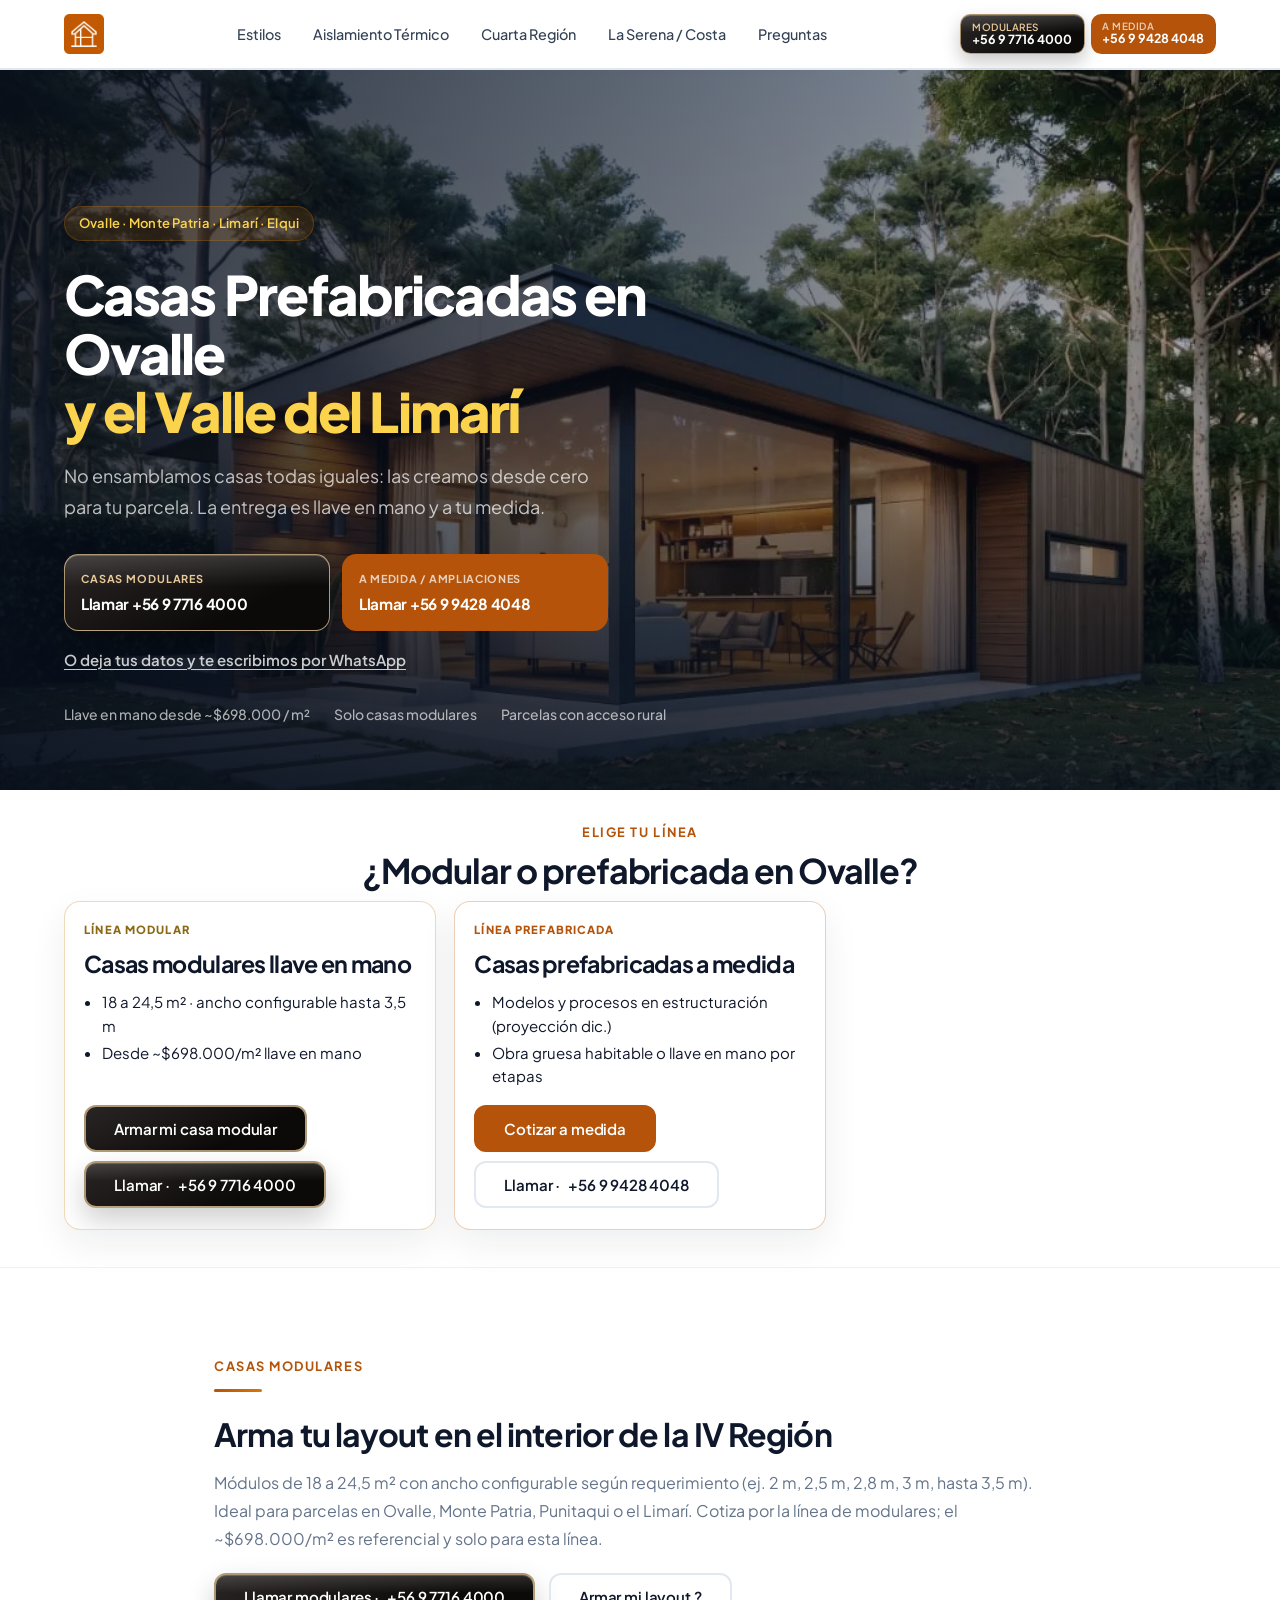
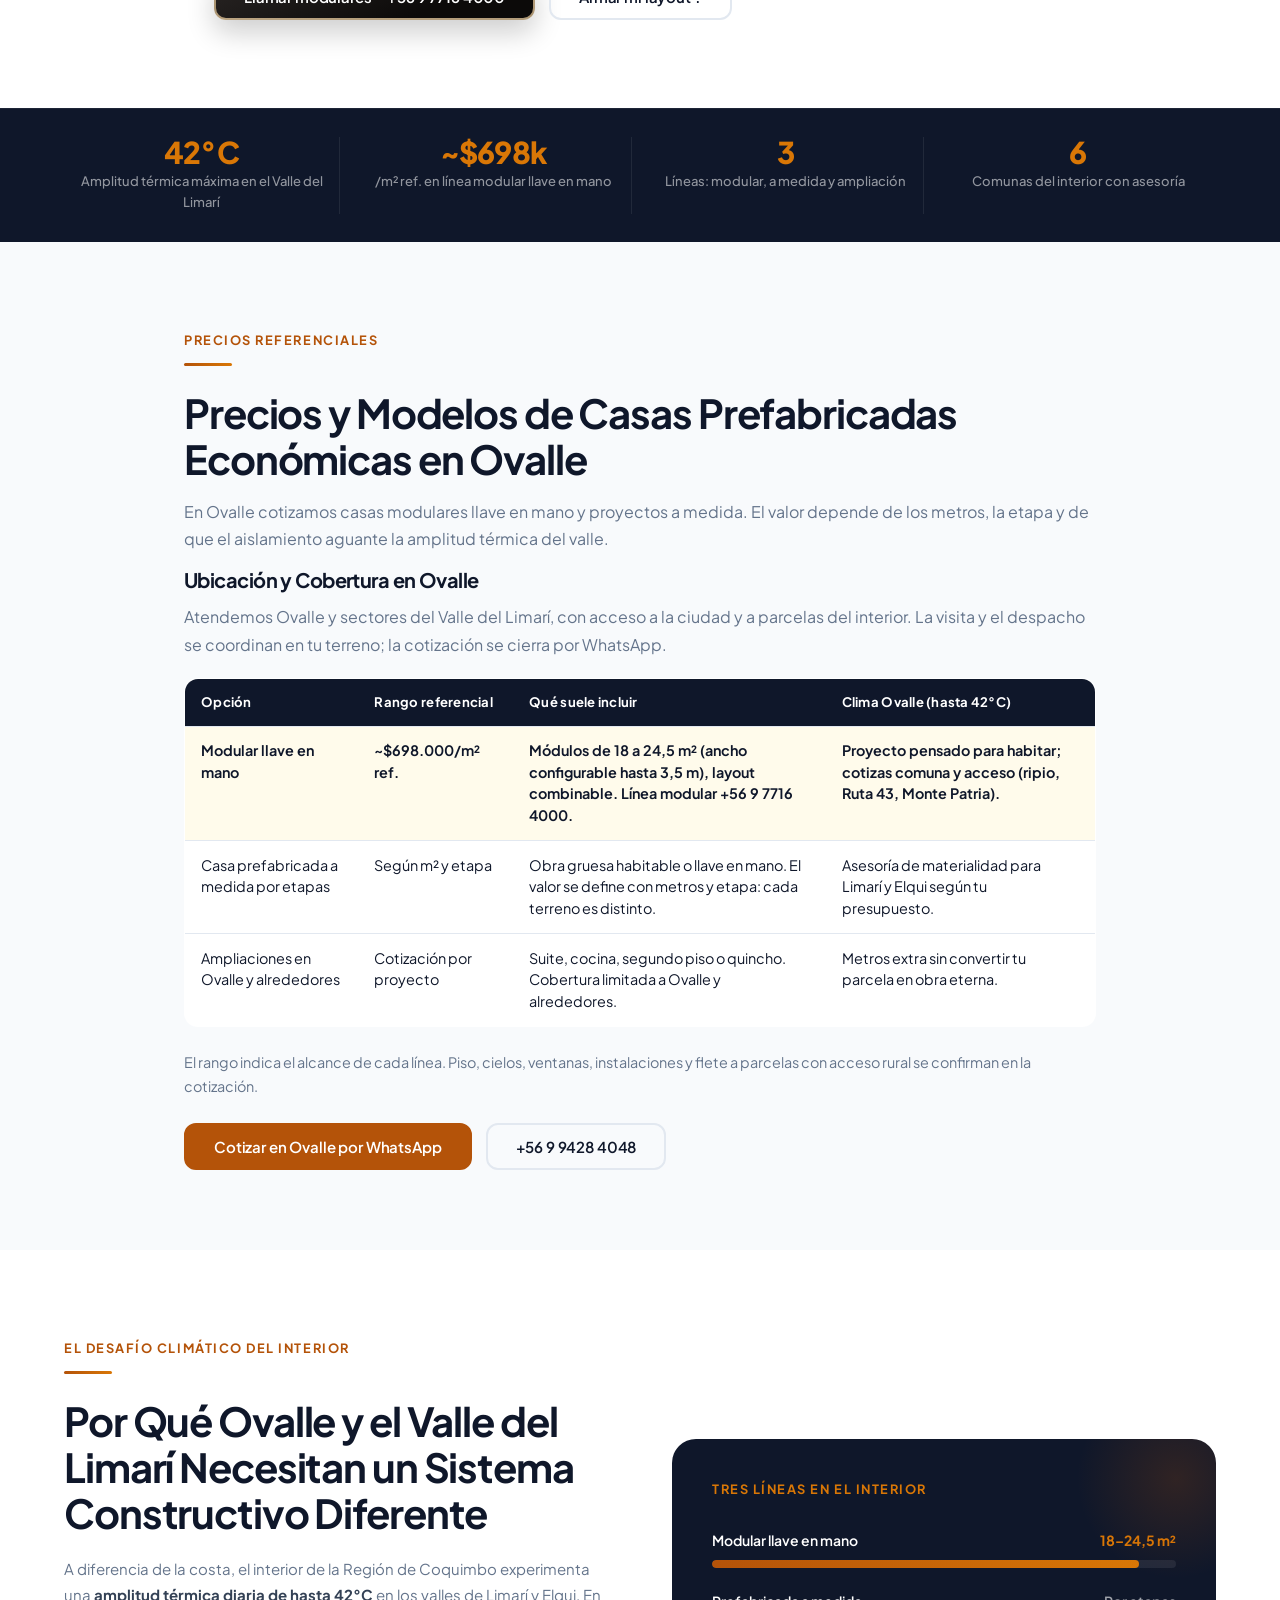
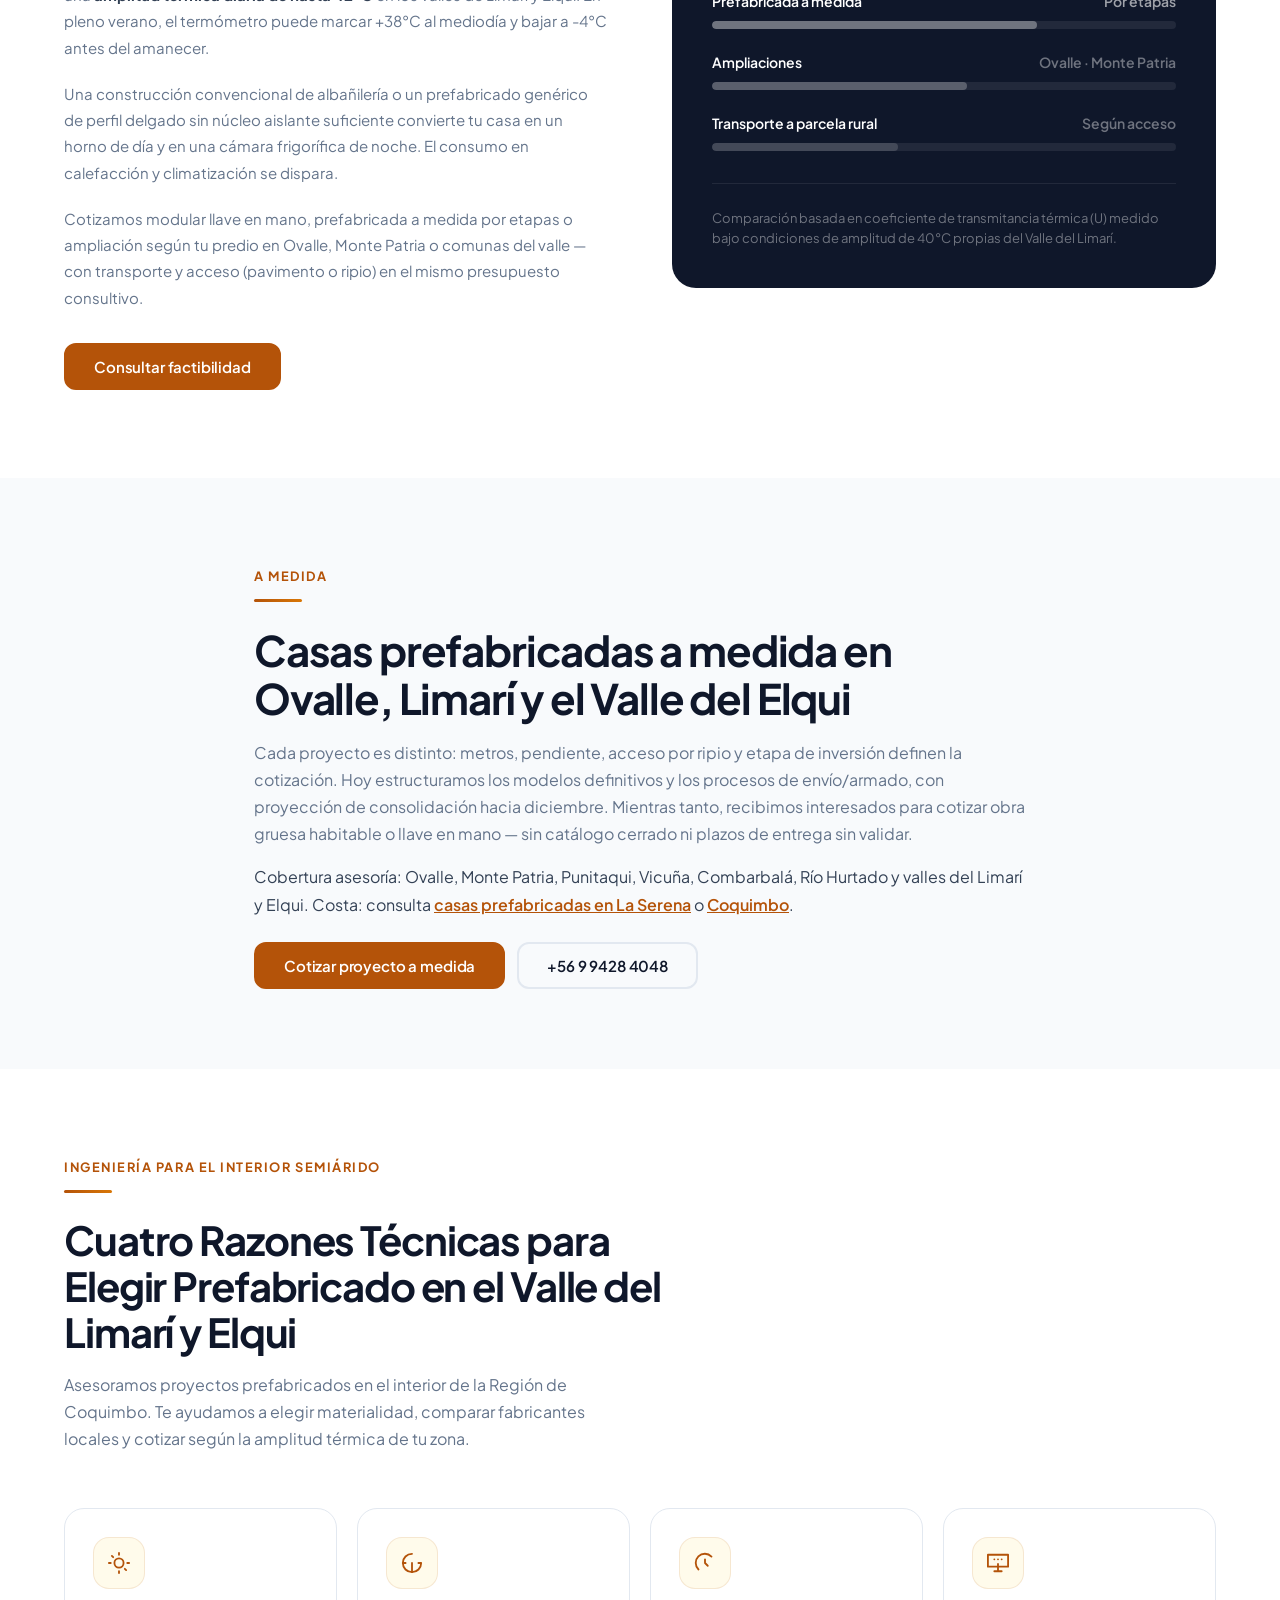
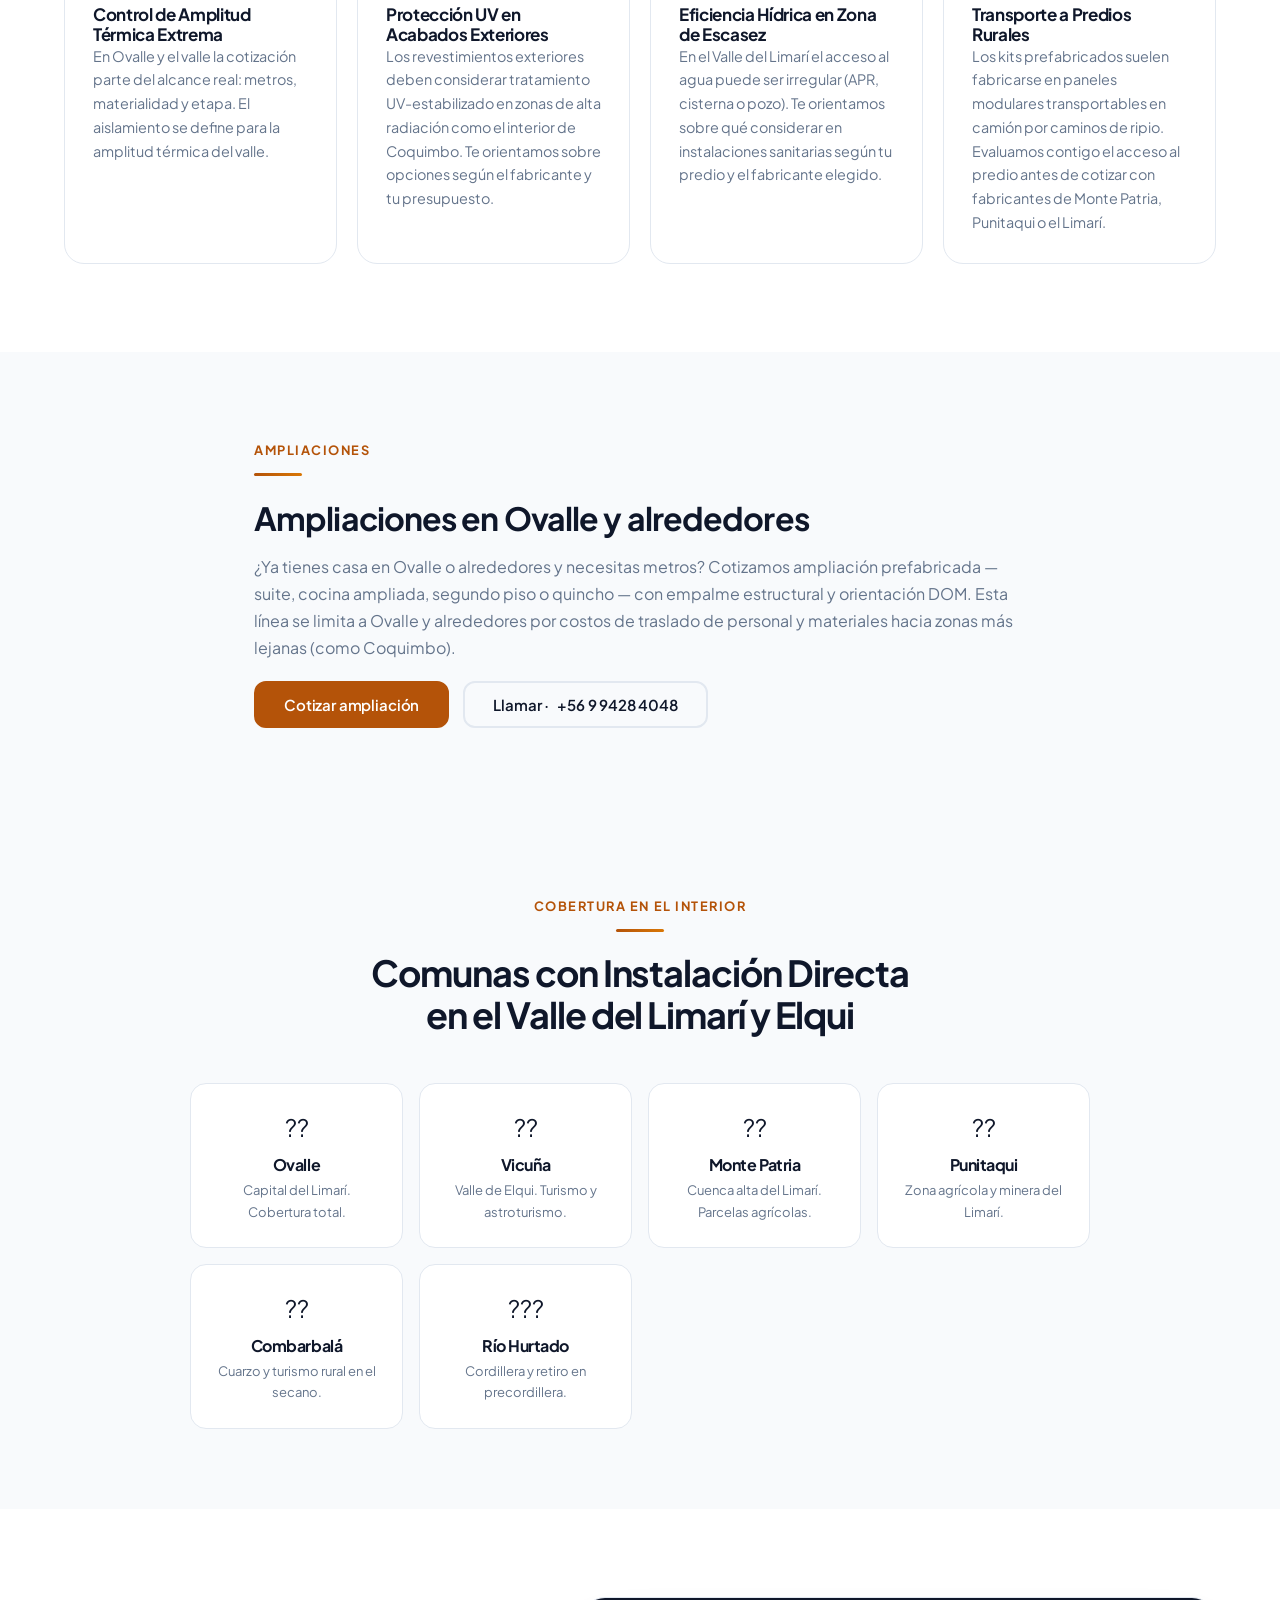
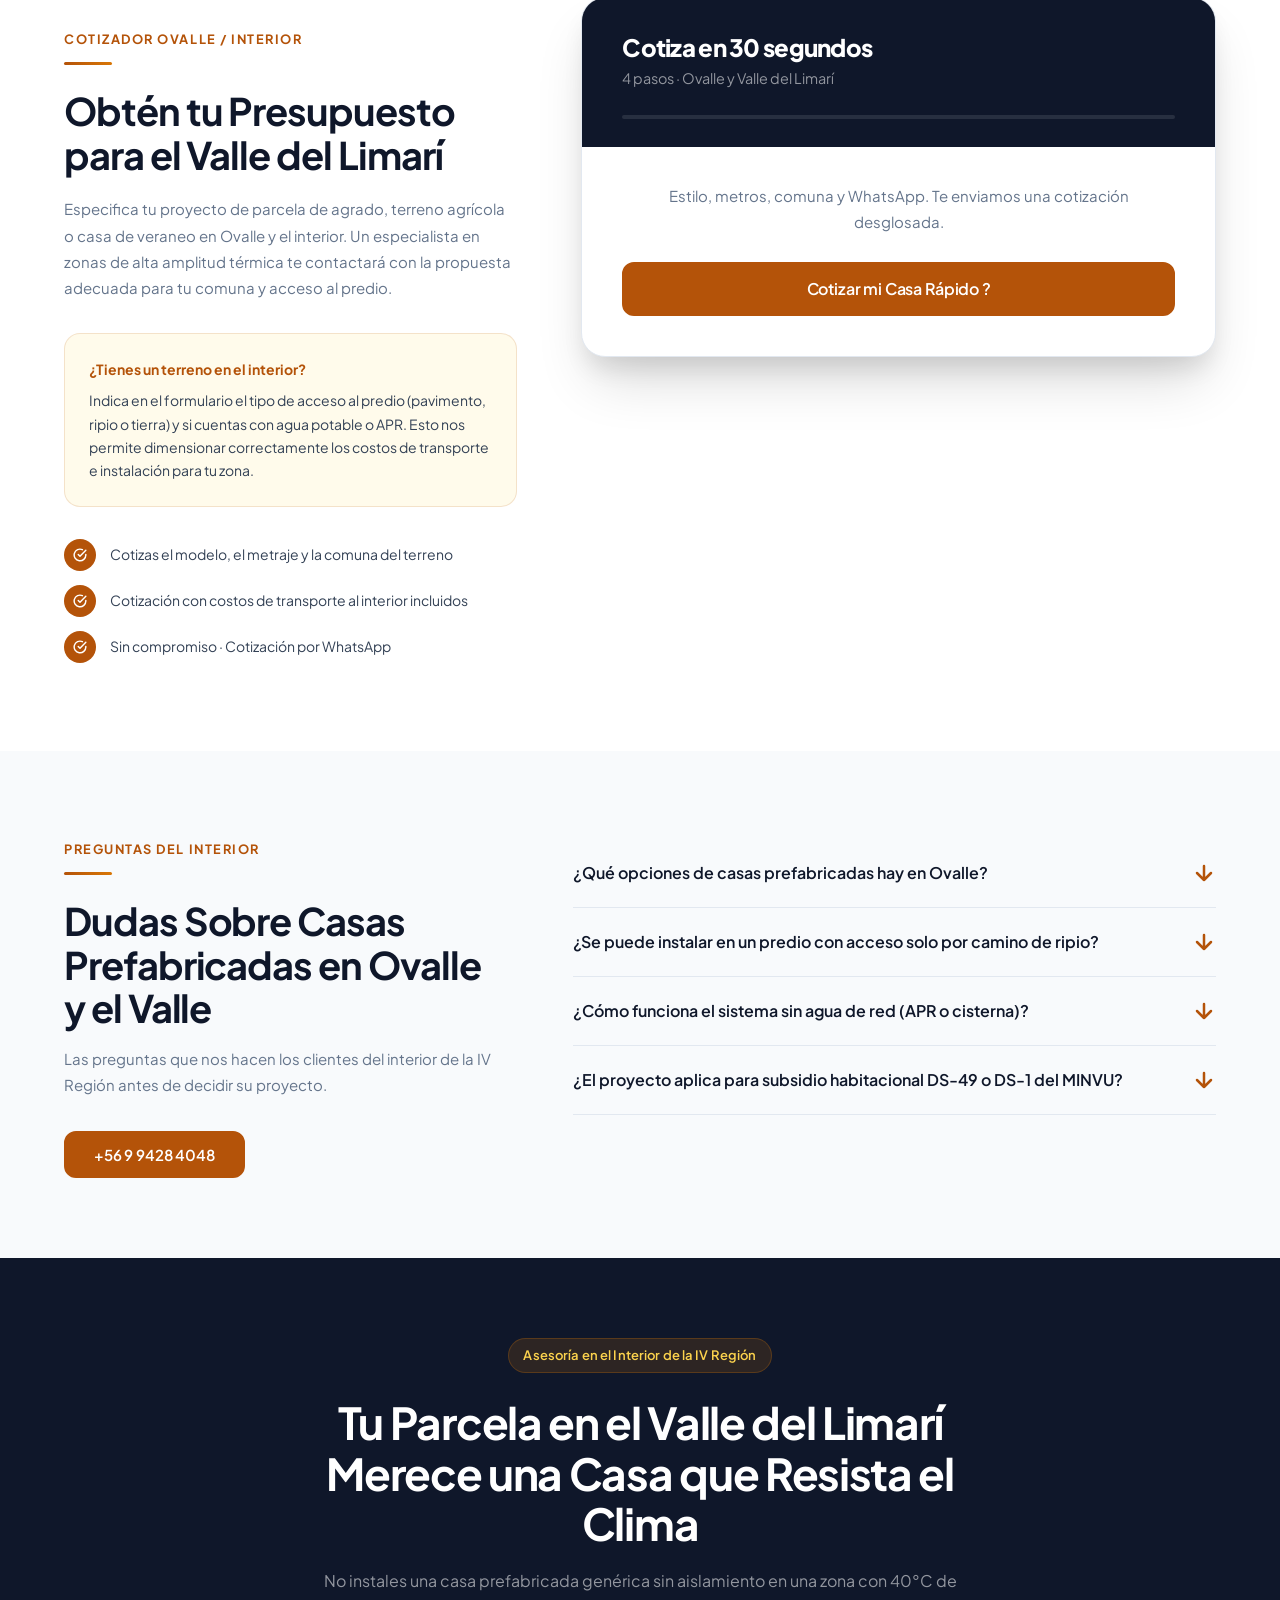
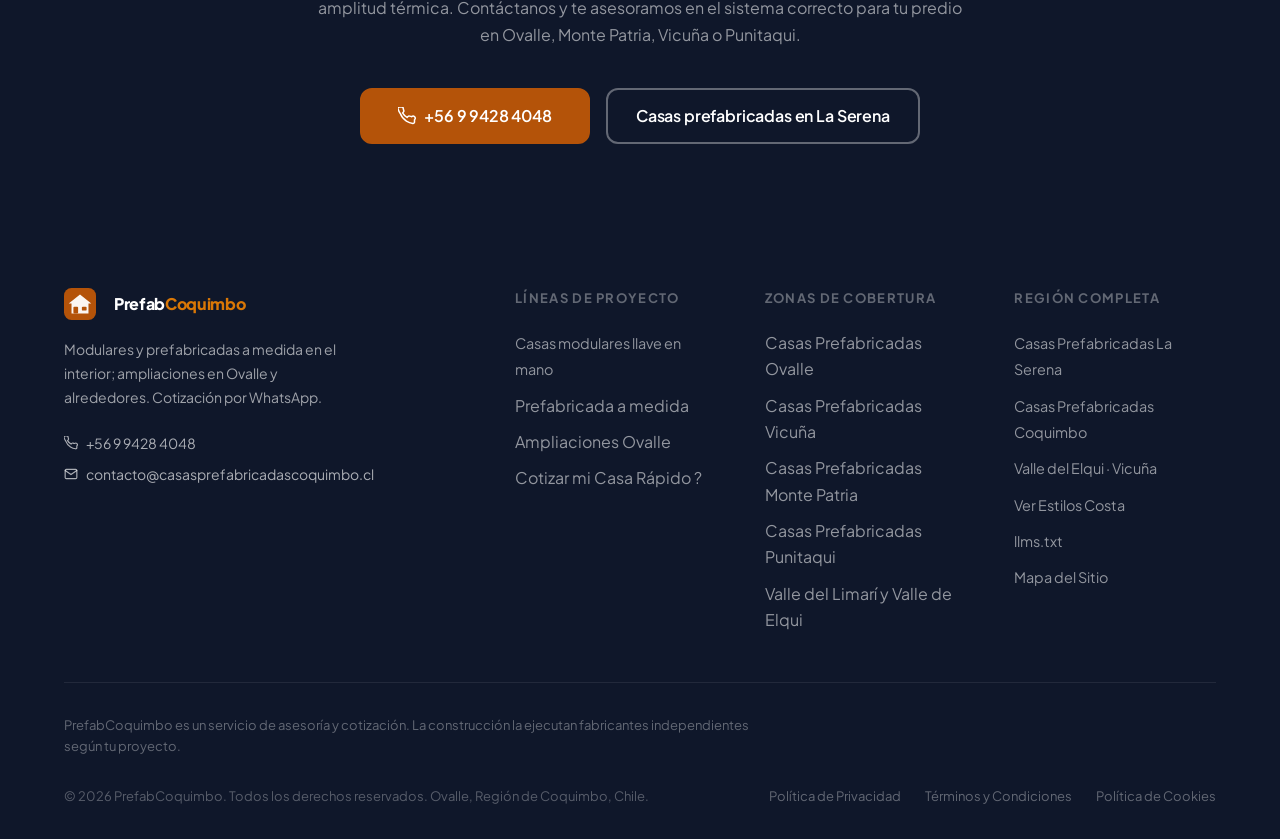
<file: ovalle.html>
<!DOCTYPE html>
<html lang="es-CL" data-sticky-cot="Casas Prefabricadas en Ovalle">
<head>
  <meta charset="UTF-8" />
  <meta name="viewport" content="width=device-width, initial-scale=1.0" />

  <!-- SEO Primary -->
  <title>Casas Prefabricadas Ovalle: Precios y Modelos | PrefabCoquimbo</title>
  <meta name="description" content="Casas prefabricadas en Ovalle: modulares llave en mano, proyectos a medida y ampliaciones en Ovalle y alrededores. Cotiza por WhatsApp." />
  <meta name="robots" content="index, follow, max-snippet:-1, max-image-preview:large" />
  <link rel="canonical" href="https://www.casasprefabricadascoquimbo.cl/ovalle.html" />
  <link rel="icon" type="image/svg+xml" href="/favicon.svg" />
  <link rel="apple-touch-icon" href="https://www.casasprefabricadascoquimbo.cl/images/logo.png" />

  <!-- Open Graph / WhatsApp -->
  <meta property="og:type"        content="website" />
  <meta property="og:url"         content="https://www.casasprefabricadascoquimbo.cl/ovalle.html" />
  <meta property="og:title"       content="Casas Prefabricadas Ovalle: Precios y Modelos | PrefabCoquimbo" />
  <meta property="og:description" content="Modelos modulares llave en mano y casas a medida en Ovalle y el Valle del Limarí. Cotiza por WhatsApp." />
  <meta property="og:image"       content="https://www.casasprefabricadascoquimbo.cl/images/modular-bosque.jpg" />
  <meta property="og:image:width"  content="1024" />
  <meta property="og:image:height" content="686" />
  <meta property="og:locale"      content="es_CL" />
  <meta property="og:site_name"   content="PrefabCoquimbo" />

  <!-- Twitter Card -->
  <meta name="twitter:card"        content="summary_large_image" />
  <meta name="twitter:title"       content="Casas Prefabricadas Ovalle: Precios y Modelos" />
  <meta name="twitter:description" content="Modelos modulares y casas a medida en Ovalle y el Valle del Limarí. Cotiza hoy." />
  <meta name="twitter:image"       content="https://www.casasprefabricadascoquimbo.cl/images/modular-bosque.jpg" />

  <!-- Google Fonts -->
  <link rel="preconnect" href="https://fonts.googleapis.com" />
  <link rel="preconnect" href="https://fonts.gstatic.com" crossorigin />
  <link rel="preload" as="image" href="images/modular-bosque.webp?v=20261114a" type="image/webp" fetchpriority="high" />
  <link rel="preload" href="https://fonts.googleapis.com/css2?family=Plus+Jakarta+Sans:wght@400;500;600;700;800&display=swap" as="style" onload="this.onload=null;this.rel='stylesheet'" />
  <noscript><link href="https://fonts.googleapis.com/css2?family=Plus+Jakarta+Sans:wght@400;500;600;700;800&display=swap" rel="stylesheet" /></noscript>
  <link rel="stylesheet" href="styles.css?v=20261116a" />

  <!-- JSON-LD: HomeAndConstructionBusiness — Ovalle / Interior -->
  <script type="application/ld+json">
  {
    "@context": "https://schema.org",
    "@type": "ProfessionalService",
    "name": "PrefabCoquimbo – Casas Prefabricadas Ovalle y Valle del Limarí",
    "alternateName": "Casas Prefabricadas Ovalle",
    "url": "https://www.casasprefabricadascoquimbo.cl/ovalle.html",
    "logo": {
      "@type":  "ImageObject",
      "url":    "https://www.casasprefabricadascoquimbo.cl/images/logo.png",
      "width":  "336",
      "height": "84"
    },
    "image": {
      "@type":  "ImageObject",
      "url":    "https://www.casasprefabricadascoquimbo.cl/images/modular-bosque.jpg",
      "width":  "1200",
      "height": "800"
    },
    "description": "Casas prefabricadas a medida, modulares llave en mano y ampliaciones en Ovalle y alrededores. Cotización por WhatsApp.",
    "telephone": "+56-9-9428-4048",
    "email": "contacto@casasprefabricadascoquimbo.cl",
    "areaServed": [
      { "@type": "City", "name": "Ovalle",        "containedInPlace": { "@type": "AdministrativeArea", "name": "Región de Coquimbo" } },
      { "@type": "City", "name": "Monte Patria",  "containedInPlace": { "@type": "AdministrativeArea", "name": "Región de Coquimbo" } },
      { "@type": "City", "name": "Punitaqui",     "containedInPlace": { "@type": "AdministrativeArea", "name": "Región de Coquimbo" } },
      { "@type": "City", "name": "Combarbalá",    "containedInPlace": { "@type": "AdministrativeArea", "name": "Región de Coquimbo" } },
      { "@type": "City", "name": "Vicuña",        "containedInPlace": { "@type": "AdministrativeArea", "name": "Región de Coquimbo" } },
      { "@type": "City", "name": "Río Hurtado",   "containedInPlace": { "@type": "AdministrativeArea", "name": "Región de Coquimbo" } }
    ],
    "openingHoursSpecification": [
      { "@type": "OpeningHoursSpecification", "dayOfWeek": ["Monday","Tuesday","Wednesday","Thursday","Friday"], "opens": "09:00", "closes": "18:30" },
      { "@type": "OpeningHoursSpecification", "dayOfWeek": "Saturday", "opens": "09:30", "closes": "14:00" }
    ],
    "hasOfferCatalog": {
      "@type": "OfferCatalog",
      "name": "Casas Prefabricadas en Ovalle — Modulares, a medida y ampliaciones",
      "itemListElement": [
        {
          "@type": "Offer",
          "itemOffered": { "@type": "Service", "name": "Casas modulares llave en mano" },
          "description": "Módulos de 18 a 24,5 m². Valor referencial ~$698.000/m². Ovalle y Limarí."
        },
        {
          "@type": "Offer",
          "itemOffered": { "@type": "Service", "name": "Casa prefabricada a medida por etapas" },
          "description": "Proyecto personalizado según terreno, clima y presupuesto en el interior."
        },
        {
          "@type": "Offer",
          "itemOffered": { "@type": "Service", "name": "Ampliaciones habitacionales" },
          "description": "Empalmes en Ovalle, Monte Patria y comunas del valle. Cotización +56 9 9428 4048."
        }
      ]
    }
  }
  </script>

  <!-- JSON-LD: FAQPage — Ovalle / Interior -->
  <script type="application/ld+json">
  {
    "@context": "https://schema.org",
    "@type": "FAQPage",
    "mainEntity": [
      {
        "@type": "Question",
        "name": "¿Qué opciones de casas prefabricadas hay en Ovalle?",
        "acceptedAnswer": { "@type": "Answer", "text": "Trabajamos tres líneas: módulos llave en mano (~$698.000/m² ref.), casas prefabricadas a medida por etapas y ampliaciones. El aislamiento se define para la amplitud térmica del valle. Cotiza por WhatsApp con comuna y acceso al predio." }
      },
      {
        "@type": "Question",
        "name": "¿Se puede instalar una casa prefabricada en un predio con acceso solo por camino de ripio?",
        "acceptedAnswer": { "@type": "Answer", "text": "En muchos casos sí. Los paneles prefabricados suelen transportarse en módulos de 1.2 a 3.6 m en camiones de carga general, sin grúa en sitio. Depende del acceso al predio; consúltanos por WhatsApp con la distancia desde la ruta pavimentada y te orientamos." }
      },
      {
        "@type": "Question",
        "name": "¿Cómo funciona el sistema sin agua de red en parcelas del interior?",
        "acceptedAnswer": { "@type": "Answer", "text": "En predios sin red, muchos proyectos consideran cisterna y bomba de presión según el fabricante. En zonas con APR, los empalmes se conectan a la red. Te orientamos sobre opciones según tu comuna y proveedor elegido." }
      },
      {
        "@type": "Question",
        "name": "¿El proyecto aplica para subsidio habitacional DS-49 o DS-1 del MINVU?",
        "acceptedAnswer": { "@type": "Answer", "text": "Puede aplicar si el proyecto cumple requisitos del SERVIU Coquimbo. Te orientamos sobre condiciones técnicas y documentación; la elegibilidad la define el programa y el fabricante a cargo." }
      }
    ]
  }
  </script>
</head>
<body>

<!-- --------------------------------------------------
     HEADER
-------------------------------------------------- -->
<header class="site-header" role="banner">
  <nav class="nav-container" aria-label="Navegación principal">

    <a href="/" class="nav-logo" aria-label="PrefabCoquimbo – Inicio">
      <img
        src="images/logo.png"
        alt="PrefabCoquimbo – Casas Prefabricadas Región de Coquimbo"
        class="nav-logo-img"
        width="160"
        height="40"
        loading="eager"
        decoding="async"
      />
    </a>

    <ul class="nav-links" role="list">
      <li><a href="#modelos-ovalle" class="nav-link">Estilos</a></li>
      <li><a href="#ventajas-ovalle" class="nav-link">Aislamiento Térmico</a></li>
      <li><a href="cuarta-region.html" class="nav-link">Cuarta Región</a></li>
      <li><a href="/" class="nav-link">La Serena / Costa</a></li>
      <li><a href="#faq-ovalle" class="nav-link">Preguntas</a></li>
    </ul>

    <div class="nav-cta nav-cta-lines">
      <a href="tel:+56977164000" class="nav-line nav-line--modular" data-line="modular" aria-label="Llamar a la línea de casas modulares">
        <span class="nav-line-kicker">Modulares</span>
        <span class="nav-line-name" data-line-number>+56 9 7716 4000</span>
      </a>
      <a href="tel:+56994284048" class="nav-line nav-line--prefab" data-line="prefab" aria-label="Llamar a la línea de casas prefabricadas">
        <span class="nav-line-kicker">A medida</span>
        <span class="nav-line-name" data-line-number>+56 9 9428 4048</span>
      </a>
    </div>

    <button id="mobile-menu-btn" class="mobile-menu-btn" aria-label="Abrir menú" aria-expanded="false" aria-controls="mobile-menu">
      <span></span><span></span><span></span>
    </button>
  </nav>

  <div id="mobile-menu" class="mobile-menu" role="navigation" aria-label="Menú móvil">
    <div class="mobile-menu-inner">
      <a href="#modelos-ovalle"  class="nav-link">Estilos de Inspiración</a>
      <a href="#ventajas-ovalle" class="nav-link">Aislamiento Térmico</a>
      <a href="cuarta-region.html" class="nav-link">Cuarta Región</a>
      <a href="/"                class="nav-link">La Serena / Costa</a>
      <a href="#faq-ovalle"      class="nav-link">Preguntas Frecuentes</a>
      <div class="line-menu">
        <a href="tel:+56977164000" class="nav-line nav-line--modular" data-line="modular" aria-label="Llamar a la línea de casas modulares">
          <span class="nav-line-kicker">Modulares</span>
          <span class="nav-line-name" data-line-number>+56 9 7716 4000</span>
        </a>
        <a href="tel:+56994284048" class="nav-line nav-line--prefab" data-line="prefab" aria-label="Llamar a la línea de casas prefabricadas">
          <span class="nav-line-kicker">A medida</span>
          <span class="nav-line-name" data-line-number>+56 9 9428 4048</span>
        </a>
      </div>
      <button type="button" class="btn btn-secondary btn-cotizador-main" data-preset-comuna="Ovalle" style="margin-top:0.5rem; width:100%; justify-content:center;">Dejar mis datos</button>
    </div>
  </div>
</header>


<!-- --------------------------------------------------
     HERO — OVALLE / INTERIOR (modular first)
-------------------------------------------------- -->
<section class="hero-section hero-section--banner" aria-labelledby="hero-ovalle-title">
  <div class="hero-banner-media" aria-hidden="true">
    <picture>
      <source srcset="images/modular-bosque.webp?v=20261114a" type="image/webp" />
      <img
        src="images/modular-bosque.jpg?v=20261114a"
        alt=""
        width="1024"
        height="686"
        fetchpriority="high"
        decoding="async"
      />
    </picture>
  </div>
  <div class="hero-banner-overlay" aria-hidden="true"></div>

  <div class="section-container">
    <div class="hero-banner-copy">
      <div class="badge badge-amber-on-dark" style="margin-bottom:1.5rem;">
        Ovalle · Monte Patria · Limarí · Elqui
      </div>

      <h1 id="hero-ovalle-title">
        Casas Prefabricadas en Ovalle<br>
        <span style="color:#FCD34D;">y el Valle del Limarí</span>
      </h1>

      <p class="hero-lead">
        No ensamblamos casas todas iguales: las creamos desde cero para tu parcela.
        La entrega es llave en mano y a tu medida.
      </p>

      <div class="hero-banner-actions">
        <div class="line-pair line-pair--on-dark">
          <a class="line-card line-card--modular" data-line="modular" href="tel:+56977164000" aria-label="Llamar a la línea de casas modulares">
            <span class="line-card-kicker">Casas modulares</span>
            <span class="line-card-action">Llamar <span data-line-number>+56 9 7716 4000</span></span>
          </a>
          <a class="line-card line-card--prefab" data-line="prefab" href="tel:+56994284048" aria-label="Llamar a la línea de casas prefabricadas">
            <span class="line-card-kicker">A medida / Ampliaciones</span>
            <span class="line-card-action">Llamar <span data-line-number>+56 9 9428 4048</span></span>
          </a>
        </div>
        <button type="button" class="btn-form-quiet btn-cotizador-main" data-preset-comuna="Ovalle">
          O deja tus datos y te escribimos por WhatsApp
        </button>
      </div>

      <div class="hero-banner-trust">
        <div class="trust-item">Llave en mano desde ~$698.000 / m²</div>
        <div class="trust-item">Solo casas modulares</div>
        <div class="trust-item">Parcelas con acceso rural</div>
      </div>
    </div>
  </div>
</section>

<section id="elige" class="line-fork line-fork--compact" aria-labelledby="elige-title">
  <div class="section-container">
    <p class="section-label" style="text-align:center; margin-bottom:0.5rem;">Elige tu línea</p>
    <h2 id="elige-title" class="line-fork-title">¿Modular o prefabricada en Ovalle?</h2>
    <div class="line-fork-grid">
      <article class="fork-card fork-card--modular">
        <div class="fork-card-body">
          <p class="fork-card-kicker">Línea modular</p>
          <h3 class="fork-card-name">Casas modulares llave en mano</h3>
          <ul class="fork-card-points">
            <li>18 a 24,5 m² · ancho configurable hasta 3,5 m</li>
            <li>Desde ~$698.000/m² llave en mano</li>
          </ul>
          <div class="fork-card-actions">
            <a href="/#modulares" class="btn btn-primary">Armar mi casa modular</a>
            <a href="tel:+56977164000" class="btn btn-secondary" data-line="modular">Llamar · <span data-line-number>+56 9 7716 4000</span></a>
          </div>
        </div>
      </article>
      <article class="fork-card fork-card--prefab">
        <div class="fork-card-body">
          <p class="fork-card-kicker">Línea prefabricada</p>
          <h3 class="fork-card-name">Casas prefabricadas a medida</h3>
          <ul class="fork-card-points">
            <li>Modelos y procesos en estructuración (proyección dic.)</li>
            <li>Obra gruesa habitable o llave en mano por etapas</li>
          </ul>
          <div class="fork-card-actions">
            <button type="button" class="btn btn-primary btn-cotizador-main" data-preset-comuna="Ovalle">Cotizar a medida</button>
            <a href="tel:+56994284048" class="btn btn-secondary" data-line="prefab">Llamar · <span data-line-number>+56 9 9428 4048</span></a>
          </div>
        </div>
      </article>
    </div>
  </div>
</section>

<section class="section-pad" id="modulares-ovalle" aria-labelledby="modulares-ovalle-title">
  <div class="section-container" style="max-width:900px;">
    <p class="section-label">Casas modulares</p>
    <div class="divider-amber"></div>
    <h2 id="modulares-ovalle-title" style="font-size:clamp(1.5rem,3vw,2rem); margin-bottom:1rem;">Arma tu layout en el interior de la IV Región</h2>
    <p style="color:var(--slate-500); line-height:1.75; margin-bottom:1.25rem;">
      Módulos de 18 a 24,5 m² con ancho configurable según requerimiento (ej. 2 m, 2,5 m, 2,8 m, 3 m, hasta 3,5 m). Ideal para parcelas en Ovalle, Monte Patria, Punitaqui o el Limarí.
      Cotiza por la línea de modulares; el ~$698.000/m² es referencial y solo para esta línea.
    </p>
    <div style="display:flex; flex-wrap:wrap; gap:0.875rem;">
      <a href="tel:+56977164000" class="btn btn-primary" data-line="modular">Llamar modulares · <span data-line-number>+56 9 7716 4000</span></a>
      <a href="/#modulares" class="btn btn-secondary">Armar mi layout ?</a>
    </div>
  </div>
</section>


<!-- --------------------------------------------------
     STATS BAR — INTERIOR
-------------------------------------------------- -->
<div class="stats-bar" aria-label="Datos de la zona interior">
  <div class="section-container">
    <div class="stats-grid">
      <div class="stat-item">
        <span class="stat-number">42°C</span>
        <span class="stat-label">Amplitud térmica máxima en el Valle del Limarí</span>
      </div>
      <div class="stat-item">
        <span class="stat-number">~$698k</span>
        <span class="stat-label">/m² ref. en línea modular llave en mano</span>
      </div>
      <div class="stat-item">
        <span class="stat-number">3</span>
        <span class="stat-label">Líneas: modular, a medida y ampliación</span>
      </div>
      <div class="stat-item">
        <span class="stat-number">6</span>
        <span class="stat-label">Comunas del interior con asesoría</span>
      </div>
    </div>
  </div>
</div>


<!-- --------------------------------------------------
     PRECIOS Y ALTERNATIVAS A KITS ECONÓMICOS
-------------------------------------------------- -->
<section id="precios-ovalle" class="section-pad-alt" aria-labelledby="precios-ovalle-title">
  <div class="section-container" style="max-width:960px;">
    <p class="section-label">Precios referenciales</p>
    <div class="divider-amber"></div>
    <h2 id="precios-ovalle-title" style="font-size:clamp(1.75rem,3.5vw,2.5rem); margin-bottom:1rem;">
      Precios y Modelos de Casas Prefabricadas Económicas en Ovalle
    </h2>
    <p style="color:var(--slate-500); line-height:1.7; margin-bottom:1rem;">
      En Ovalle cotizamos casas modulares llave en mano y proyectos a medida.
      El valor depende de los metros, la etapa y de que el aislamiento aguante la amplitud térmica del valle.
    </p>
    <h3 style="font-size:1.25rem; font-weight:700; margin:0 0 0.75rem;">Ubicación y Cobertura en Ovalle</h3>
    <p style="color:var(--slate-500); line-height:1.7; margin-bottom:1.25rem;">
      Atendemos Ovalle y sectores del Valle del Limarí, con acceso a la ciudad y a parcelas del interior.
      La visita y el despacho se coordinan en tu terreno; la cotización se cierra por WhatsApp.
    </p>
    <div class="compare-scroll">
    <table class="compare-table">
      <thead>
        <tr>
          <th scope="col">Opción</th>
          <th scope="col">Rango referencial</th>
          <th scope="col">Qué suele incluir</th>
          <th scope="col">Clima Ovalle (hasta 42°C)</th>
        </tr>
      </thead>
      <tbody>
        <tr class="is-best">
          <td>Modular llave en mano</td>
          <td>~$698.000/m² ref.</td>
          <td>Módulos de 18 a 24,5 m² (ancho configurable hasta 3,5 m), layout combinable. Línea modular +56 9 7716 4000.</td>
          <td>Proyecto pensado para habitar; cotizas comuna y acceso (ripio, Ruta 43, Monte Patria).</td>
        </tr>
        <tr>
          <td>Casa prefabricada a medida por etapas</td>
          <td>Según m² y etapa</td>
          <td>Obra gruesa habitable o llave en mano. El valor se define con metros y etapa: cada terreno es distinto.</td>
          <td>Asesoría de materialidad para Limarí y Elqui según tu presupuesto.</td>
        </tr>
        <tr>
          <td>Ampliaciones en Ovalle y alrededores</td>
          <td>Cotización por proyecto</td>
          <td>Suite, cocina, segundo piso o quincho. Cobertura limitada a Ovalle y alrededores.</td>
          <td>Metros extra sin convertir tu parcela en obra eterna.</td>
        </tr>
      </tbody>
    </table>
    </div>
    <p style="color:var(--slate-500); font-size:0.9rem; line-height:1.65; margin-bottom:1.5rem;">
      El rango indica el alcance de cada línea. Piso, cielos, ventanas, instalaciones y flete a parcelas con acceso rural se confirman en la cotización.
    </p>
    <div style="display:flex; flex-wrap:wrap; gap:0.875rem;">
      <button type="button" class="btn btn-primary btn-cotizador-main" data-preset-comuna="Ovalle">Cotizar en Ovalle por WhatsApp</button>
      <a href="tel:+56994284048" class="btn btn-secondary" data-line="prefab">+56 9 9428 4048</a>
    </div>
  </div>
</section>


<!-- --------------------------------------------------
     POR QUÉ EL INTERIOR EXIGE MÁS
-------------------------------------------------- -->
<section class="section-pad" aria-labelledby="interior-title">
  <div class="section-container">
    <div class="content-split content-split--equal content-split--center">

      <div>
        <p class="section-label">El Desafío Climático del Interior</p>
        <div class="divider-amber"></div>
        <h2 id="interior-title" style="font-size:clamp(1.75rem,3.5vw,2.5rem); margin-bottom:1.25rem;">
          Por Qué Ovalle y el Valle del Limarí Necesitan un Sistema Constructivo Diferente
        </h2>
        <p style="color:var(--slate-500); font-size:0.9375rem; line-height:1.75; margin-bottom:1.25rem;">
          A diferencia de la costa, el interior de la Región de Coquimbo experimenta una <strong style="color:var(--slate-700);">amplitud térmica diaria de hasta 42°C</strong> en los valles de Limarí y Elqui. En pleno verano, el termómetro puede marcar +38°C al mediodía y bajar a -4°C antes del amanecer.
        </p>
        <p style="color:var(--slate-500); font-size:0.9375rem; line-height:1.75; margin-bottom:1.25rem;">
          Una construcción convencional de albañilería o un prefabricado genérico de perfil delgado sin núcleo aislante suficiente convierte tu casa en un horno de día y en una cámara frigorífica de noche. El consumo en calefacción y climatización se dispara.
        </p>
        <p style="color:var(--slate-500); font-size:0.9375rem; line-height:1.75; margin-bottom:2rem;">
          Cotizamos modular llave en mano, prefabricada a medida por etapas o ampliación según tu predio en Ovalle, Monte Patria o comunas del valle — con transporte y acceso (pavimento o ripio) en el mismo presupuesto consultivo.
        </p>
        <button type="button" class="btn btn-primary btn-cotizador-main" data-preset-comuna="Ovalle">Consultar factibilidad</button>
      </div>

      <!-- Data visual -->
      <div style="background:var(--slate-900); border-radius:1.5rem; padding:2.5rem; position:relative; overflow:hidden;">
        <div style="position:absolute; top:-60px; right:-60px; width:200px; height:200px; background:radial-gradient(circle, rgba(180,83,9,0.2) 0%, transparent 70%); border-radius:50%; pointer-events:none;" aria-hidden="true"></div>

        <p style="font-size:0.8rem; font-weight:700; letter-spacing:0.12em; text-transform:uppercase; color:var(--amber-600); margin-bottom:1.75rem;">Tres líneas en el interior</p>

        <div style="display:flex; flex-direction:column; gap:1.375rem;">
          <div>
            <div style="display:flex; justify-content:space-between; align-items:center; margin-bottom:0.5rem;">
              <span style="font-size:0.875rem; font-weight:600; color:white;">Modular llave en mano</span>
              <span style="font-size:0.875rem; font-weight:700; color:var(--amber-600);">18–24,5 m²</span>
            </div>
            <div style="background:rgba(255,255,255,0.08); border-radius:9999px; height:8px; overflow:hidden;">
              <div style="width:92%; height:100%; background:linear-gradient(90deg,var(--amber-700),var(--amber-600)); border-radius:9999px;"></div>
            </div>
          </div>
          <div>
            <div style="display:flex; justify-content:space-between; align-items:center; margin-bottom:0.5rem;">
              <span style="font-size:0.875rem; font-weight:600; color:white;">Prefabricada a medida</span>
              <span style="font-size:0.875rem; font-weight:600; color:rgba(255,255,255,0.6);">Por etapas</span>
            </div>
            <div style="background:rgba(255,255,255,0.08); border-radius:9999px; height:8px; overflow:hidden;">
              <div style="width:70%; height:100%; background:rgba(255,255,255,0.35); border-radius:9999px;"></div>
            </div>
          </div>
          <div>
            <div style="display:flex; justify-content:space-between; align-items:center; margin-bottom:0.5rem;">
              <span style="font-size:0.875rem; font-weight:600; color:white;">Ampliaciones</span>
              <span style="font-size:0.875rem; font-weight:600; color:rgba(255,255,255,0.4);">Ovalle · Monte Patria</span>
            </div>
            <div style="background:rgba(255,255,255,0.08); border-radius:9999px; height:8px; overflow:hidden;">
              <div style="width:55%; height:100%; background:rgba(255,255,255,0.25); border-radius:9999px;"></div>
            </div>
          </div>
          <div>
            <div style="display:flex; justify-content:space-between; align-items:center; margin-bottom:0.5rem;">
              <span style="font-size:0.875rem; font-weight:600; color:white;">Transporte a parcela rural</span>
              <span style="font-size:0.875rem; font-weight:600; color:rgba(255,255,255,0.4);">Según acceso</span>
            </div>
            <div style="background:rgba(255,255,255,0.08); border-radius:9999px; height:8px; overflow:hidden;">
              <div style="width:40%; height:100%; background:rgba(255,255,255,0.15); border-radius:9999px;"></div>
            </div>
          </div>
        </div>

        <div style="margin-top:2rem; padding-top:1.5rem; border-top:1px solid rgba(255,255,255,0.08);">
          <p style="font-size:0.8125rem; color:rgba(255,255,255,0.4); line-height:1.55;">Comparación basada en coeficiente de transmitancia térmica (U) medido bajo condiciones de amplitud de 40°C propias del Valle del Limarí.</p>
        </div>
      </div>

    </div>
  </div>
</section>


<!-- --------------------------------------------------
     CATÁLOGO PARA EL INTERIOR
-------------------------------------------------- -->
<section id="modelos-ovalle" class="section-pad-alt" aria-labelledby="modelos-ovalle-title">
  <div class="section-container" style="max-width:820px;">
    <p class="section-label">A medida</p>
    <div class="divider-amber"></div>
    <h2 id="modelos-ovalle-title" style="font-size:clamp(1.875rem,4vw,2.625rem); margin-bottom:1rem;">
      Casas prefabricadas a medida en Ovalle, Limarí y el Valle del Elqui
    </h2>
    <p style="color:var(--slate-500); font-size:1rem; line-height:1.7; margin-bottom:1rem;">
      Cada proyecto es distinto: metros, pendiente, acceso por ripio y etapa de inversión definen la cotización.
      Hoy estructuramos los modelos definitivos y los procesos de envío/armado, con proyección de consolidación hacia diciembre.
      Mientras tanto, recibimos interesados para cotizar obra gruesa habitable o llave en mano — sin catálogo cerrado ni plazos de entrega sin validar.
    </p>
    <p style="color:var(--slate-700); line-height:1.7; margin-bottom:1.5rem;">
      Cobertura asesoría: Ovalle, Monte Patria, Punitaqui, Vicuña, Combarbalá, Río Hurtado y valles del Limarí y Elqui.
      Costa: consulta <a href="casas-prefabricadas-la-serena.html" style="color:var(--amber-700); font-weight:600;">casas prefabricadas en La Serena</a> o <a href="casas-prefabricadas-coquimbo.html" style="color:var(--amber-700); font-weight:600;">Coquimbo</a>.
    </p>
    <div style="display:flex; flex-wrap:wrap; gap:0.75rem;">
      <button type="button" class="btn btn-primary btn-cotizador-main" data-preset-comuna="Ovalle">Cotizar proyecto a medida</button>
      <a href="tel:+56994284048" class="btn btn-secondary">+56 9 9428 4048</a>
    </div>
  </div>
</section>


<!-- --------------------------------------------------
     VENTAJAS TÉCNICAS PARA EL INTERIOR
-------------------------------------------------- -->
<section id="ventajas-ovalle" class="section-pad" aria-labelledby="ventajas-ovalle-title">
  <div class="section-container">

    <div style="max-width:640px; margin-bottom:3.5rem;">
      <p class="section-label">Ingeniería para el Interior Semiárido</p>
      <div class="divider-amber"></div>
      <h2 id="ventajas-ovalle-title" style="font-size:clamp(1.75rem,3.5vw,2.5rem); margin-bottom:1rem;">
        Cuatro Razones Técnicas para Elegir Prefabricado en el Valle del Limarí y Elqui
      </h2>
      <p style="color:var(--slate-500); font-size:1rem; line-height:1.7; max-width:560px;">
        Asesoramos proyectos prefabricados en el interior de la Región de Coquimbo. Te ayudamos a elegir materialidad, comparar fabricantes locales y cotizar según la amplitud térmica de tu zona.
      </p>
    </div>

    <div class="grid-auto-features">

      <div class="advantage-card reveal reveal-delay-1">
        <div class="adv-icon" aria-hidden="true">
          <svg width="22" height="22" viewBox="0 0 24 24" fill="none" stroke="currentColor" stroke-width="2" stroke-linecap="round" stroke-linejoin="round"><circle cx="12" cy="12" r="5"/><path d="M12 1v2M12 21v2M4.22 4.22l1.42 1.42M18.36 18.36l1.42 1.42M1 12h2M21 12h2"/></svg>
        </div>
        <div>
          <h3 class="adv-title">Control de Amplitud Térmica Extrema</h3>
          <p class="adv-text">En Ovalle y el valle la cotización parte del alcance real: metros, materialidad y etapa. El aislamiento se define para la amplitud térmica del valle.</p>
        </div>
      </div>

      <div class="advantage-card reveal reveal-delay-2">
        <div class="adv-icon" aria-hidden="true">
          <svg width="22" height="22" viewBox="0 0 24 24" fill="none" stroke="currentColor" stroke-width="2" stroke-linecap="round" stroke-linejoin="round"><path d="M12 22V12"/><path d="M5 12H2a10 10 0 1 0 20 0h-3"/><path d="M12 2C6.48 2 2 6.48 2 12"/></svg>
        </div>
        <div>
          <h3 class="adv-title">Protección UV en Acabados Exteriores</h3>
          <p class="adv-text">Los revestimientos exteriores deben considerar tratamiento UV-estabilizado en zonas de alta radiación como el interior de Coquimbo. Te orientamos sobre opciones según el fabricante y tu presupuesto.</p>
        </div>
      </div>

      <div class="advantage-card reveal reveal-delay-3">
        <div class="adv-icon" aria-hidden="true">
          <svg width="22" height="22" viewBox="0 0 24 24" fill="none" stroke="currentColor" stroke-width="2" stroke-linecap="round" stroke-linejoin="round"><path d="M4.93 19.07A10 10 0 1 1 19.07 4.93"/><path d="M12 8v4l3 3"/></svg>
        </div>
        <div>
          <h3 class="adv-title">Eficiencia Hídrica en Zona de Escasez</h3>
          <p class="adv-text">En el Valle del Limarí el acceso al agua puede ser irregular (APR, cisterna o pozo). Te orientamos sobre qué considerar en instalaciones sanitarias según tu predio y el fabricante elegido.</p>
        </div>
      </div>

      <div class="advantage-card reveal reveal-delay-4">
        <div class="adv-icon" aria-hidden="true">
          <svg width="22" height="22" viewBox="0 0 24 24" fill="none" stroke="currentColor" stroke-width="2" stroke-linecap="round" stroke-linejoin="round"><path d="M1 3h22v13H1z"/><path d="M16 8h.01M8 8h.01M12 8h.01M12 13v8M8 21h8"/></svg>
        </div>
        <div>
          <h3 class="adv-title">Transporte a Predios Rurales</h3>
          <p class="adv-text">Los kits prefabricados suelen fabricarse en paneles modulares transportables en camión por caminos de ripio. Evaluamos contigo el acceso al predio antes de cotizar con fabricantes de Monte Patria, Punitaqui o el Limarí.</p>
        </div>
      </div>

    </div>
  </div>
</section>


<!-- --------------------------------------------------
     AMPLIACIONES OVALLE
-------------------------------------------------- -->
<section id="ampliaciones-ovalle" class="section-pad-alt" aria-labelledby="ampliaciones-ovalle-title">
  <div class="section-container" style="max-width:820px;">
    <p class="section-label">Ampliaciones</p>
    <div class="divider-amber"></div>
    <h2 id="ampliaciones-ovalle-title" style="font-size:clamp(1.5rem,3vw,2rem); margin-bottom:1rem;">Ampliaciones en Ovalle y alrededores</h2>
    <p style="color:var(--slate-500); line-height:1.7; margin-bottom:1.25rem;">
      ¿Ya tienes casa en Ovalle o alrededores y necesitas metros? Cotizamos ampliación prefabricada — suite, cocina ampliada, segundo piso o quincho — con empalme estructural y orientación DOM.
      Esta línea se limita a Ovalle y alrededores por costos de traslado de personal y materiales hacia zonas más lejanas (como Coquimbo).
    </p>
    <div style="display:flex; flex-wrap:wrap; gap:0.875rem;">
      <button type="button" class="btn btn-primary btn-cotizador-main" data-preset-tipo="Ampliación" data-preset-comuna="Ovalle" data-open-ampliacion>Cotizar ampliación</button>
      <a href="tel:+56994284048" class="btn btn-secondary" data-line="prefab">Llamar · <span data-line-number>+56 9 9428 4048</span></a>
    </div>
  </div>
</section>


<!-- --------------------------------------------------
     ZONAS DE COBERTURA — INTERIOR
-------------------------------------------------- -->
<section class="section-pad-alt" aria-labelledby="cobertura-title">
  <div class="section-container">
    <div style="text-align:center; max-width:600px; margin:0 auto 3rem;">
      <p class="section-label">Cobertura en el Interior</p>
      <div class="divider-amber" style="margin:0 auto 1.25rem;"></div>
      <h2 id="cobertura-title" style="font-size:clamp(1.625rem,3vw,2.25rem); margin-bottom:1rem;">
        Comunas con Instalación Directa<br>en el Valle del Limarí y Elqui
      </h2>
    </div>

    <div class="grid-auto-tiles">

      <div style="background:white; border:1px solid var(--slate-200); border-radius:1rem; padding:1.5rem; text-align:center; transition:var(--transition);" onmouseover="this.style.borderColor='var(--amber-700)'" onmouseout="this.style.borderColor='var(--slate-200)'">
        <div style="font-size:1.5rem; margin-bottom:0.5rem;" aria-hidden="true">??</div>
        <h3 style="font-size:1rem; font-weight:700; margin-bottom:0.375rem;">Ovalle</h3>
        <p style="font-size:0.8125rem; color:var(--slate-500);">Capital del Limarí. Cobertura total.</p>
      </div>
      <div style="background:white; border:1px solid var(--slate-200); border-radius:1rem; padding:1.5rem; text-align:center; transition:var(--transition);" onmouseover="this.style.borderColor='var(--amber-700)'" onmouseout="this.style.borderColor='var(--slate-200)'">
        <div style="font-size:1.5rem; margin-bottom:0.5rem;" aria-hidden="true">??</div>
        <h3 style="font-size:1rem; font-weight:700; margin-bottom:0.375rem;">Vicuña</h3>
        <p style="font-size:0.8125rem; color:var(--slate-500);">Valle de Elqui. Turismo y astroturismo.</p>
      </div>
      <div style="background:white; border:1px solid var(--slate-200); border-radius:1rem; padding:1.5rem; text-align:center; transition:var(--transition);" onmouseover="this.style.borderColor='var(--amber-700)'" onmouseout="this.style.borderColor='var(--slate-200)'">
        <div style="font-size:1.5rem; margin-bottom:0.5rem;" aria-hidden="true">??</div>
        <h3 style="font-size:1rem; font-weight:700; margin-bottom:0.375rem;">Monte Patria</h3>
        <p style="font-size:0.8125rem; color:var(--slate-500);">Cuenca alta del Limarí. Parcelas agrícolas.</p>
      </div>
      <div style="background:white; border:1px solid var(--slate-200); border-radius:1rem; padding:1.5rem; text-align:center; transition:var(--transition);" onmouseover="this.style.borderColor='var(--amber-700)'" onmouseout="this.style.borderColor='var(--slate-200)'">
        <div style="font-size:1.5rem; margin-bottom:0.5rem;" aria-hidden="true">??</div>
        <h3 style="font-size:1rem; font-weight:700; margin-bottom:0.375rem;">Punitaqui</h3>
        <p style="font-size:0.8125rem; color:var(--slate-500);">Zona agrícola y minera del Limarí.</p>
      </div>
      <div style="background:white; border:1px solid var(--slate-200); border-radius:1rem; padding:1.5rem; text-align:center; transition:var(--transition);" onmouseover="this.style.borderColor='var(--amber-700)'" onmouseout="this.style.borderColor='var(--slate-200)'">
        <div style="font-size:1.5rem; margin-bottom:0.5rem;" aria-hidden="true">??</div>
        <h3 style="font-size:1rem; font-weight:700; margin-bottom:0.375rem;">Combarbalá</h3>
        <p style="font-size:0.8125rem; color:var(--slate-500);">Cuarzo y turismo rural en el secano.</p>
      </div>
      <div style="background:white; border:1px solid var(--slate-200); border-radius:1rem; padding:1.5rem; text-align:center; transition:var(--transition);" onmouseover="this.style.borderColor='var(--amber-700)'" onmouseout="this.style.borderColor='var(--slate-200)'">
        <div style="font-size:1.5rem; margin-bottom:0.5rem;" aria-hidden="true">???</div>
        <h3 style="font-size:1rem; font-weight:700; margin-bottom:0.375rem;">Río Hurtado</h3>
        <p style="font-size:0.8125rem; color:var(--slate-500);">Cordillera y retiro en precordillera.</p>
      </div>

    </div>
  </div>
</section>


<!-- --------------------------------------------------
     COTIZADOR MULTI-PASO (idéntico, mismo JS)
-------------------------------------------------- -->
<section id="cotizador" class="section-pad" aria-labelledby="cotizador-ovalle-title">
  <div class="section-container">
    <div class="cotizador-layout-resp">

      <div style="padding-top:2rem;">
        <p class="section-label">Cotizador Ovalle / Interior</p>
        <div class="divider-amber"></div>
        <h2 id="cotizador-ovalle-title" style="font-size:clamp(1.75rem,3vw,2.375rem); margin-bottom:1.25rem;">
          Obtén tu Presupuesto<br>para el Valle del Limarí
        </h2>
        <p style="color:var(--slate-500); font-size:0.9375rem; line-height:1.75; margin-bottom:2rem;">
          Especifica tu proyecto de parcela de agrado, terreno agrícola o casa de veraneo en Ovalle y el interior. Un especialista en zonas de alta amplitud térmica te contactará con la propuesta adecuada para tu comuna y acceso al predio.
        </p>

        <div style="background:var(--amber-50); border:1px solid rgba(180,83,9,0.15); border-radius:1rem; padding:1.5rem; margin-bottom:2rem;">
          <p style="font-size:0.875rem; font-weight:700; color:var(--amber-700); margin-bottom:0.5rem;">¿Tienes un terreno en el interior?</p>
          <p style="font-size:0.875rem; color:var(--slate-700); line-height:1.65;">Indica en el formulario el tipo de acceso al predio (pavimento, ripio o tierra) y si cuentas con agua potable o APR. Esto nos permite dimensionar correctamente los costos de transporte e instalación para tu zona.</p>
        </div>

        <div style="display:flex; gap:0.875rem; flex-direction:column;">
          <div style="display:flex; gap:0.875rem; align-items:center;">
            <div style="width:2rem; height:2rem; background:var(--amber-700); border-radius:50%; display:flex; align-items:center; justify-content:center; color:white; flex-shrink:0;">
              <svg width="14" height="14" viewBox="0 0 24 24" fill="none" stroke="currentColor" stroke-width="2.5" stroke-linecap="round" stroke-linejoin="round" aria-hidden="true"><path d="M22 11.08V12a10 10 0 1 1-5.93-9.14"/><path d="M22 4L12 14.01l-3-3"/></svg>
            </div>
            <span style="font-size:0.875rem; color:var(--slate-700);">Cotizas el modelo, el metraje y la comuna del terreno</span>
          </div>
          <div style="display:flex; gap:0.875rem; align-items:center;">
            <div style="width:2rem; height:2rem; background:var(--amber-700); border-radius:50%; display:flex; align-items:center; justify-content:center; color:white; flex-shrink:0;">
              <svg width="14" height="14" viewBox="0 0 24 24" fill="none" stroke="currentColor" stroke-width="2.5" stroke-linecap="round" stroke-linejoin="round" aria-hidden="true"><path d="M22 11.08V12a10 10 0 1 1-5.93-9.14"/><path d="M22 4L12 14.01l-3-3"/></svg>
            </div>
            <span style="font-size:0.875rem; color:var(--slate-700);">Cotización con costos de transporte al interior incluidos</span>
          </div>
          <div style="display:flex; gap:0.875rem; align-items:center;">
            <div style="width:2rem; height:2rem; background:var(--amber-700); border-radius:50%; display:flex; align-items:center; justify-content:center; color:white; flex-shrink:0;">
              <svg width="14" height="14" viewBox="0 0 24 24" fill="none" stroke="currentColor" stroke-width="2.5" stroke-linecap="round" stroke-linejoin="round" aria-hidden="true"><path d="M22 11.08V12a10 10 0 1 1-5.93-9.14"/><path d="M22 4L12 14.01l-3-3"/></svg>
            </div>
            <span style="font-size:0.875rem; color:var(--slate-700);">Sin compromiso · Cotización por WhatsApp</span>
          </div>
        </div>
      </div>

      <!-- CTA card -->
      <div>
        <div class="cotizador-card">
          <div class="cotizador-head">
            <h3 class="cotizador-title">Cotiza en 30 segundos</h3>
            <p class="cotizador-subtitle">4 pasos · Ovalle y Valle del Limarí</p>
            <div class="progress-track" aria-hidden="true"><div class="progress-fill" style="width:0%;"></div></div>
          </div>
          <div class="cotizador-body" style="text-align:center;">
            <p style="color:var(--slate-500); font-size:0.9375rem; line-height:1.7; margin-bottom:1.75rem;">Estilo, metros, comuna y WhatsApp. Te enviamos una cotización desglosada.</p>
            <button type="button" class="btn btn-primary btn-primary-lg btn-cotizador-main" data-preset-comuna="Ovalle" style="width:100%; justify-content:center;">Cotizar mi Casa Rápido ?</button>
          </div>
        </div>
      </div>

    </div>
  </div>
</section>


<!-- --------------------------------------------------
     FAQ OVALLE
-------------------------------------------------- -->
<section id="faq-ovalle" class="section-pad-alt" aria-labelledby="faq-ovalle-title">
  <div class="section-container">
    <div class="faq-layout-resp">

      <div>
        <p class="section-label">Preguntas del Interior</p>
        <div class="divider-amber"></div>
        <h2 id="faq-ovalle-title" style="font-size:clamp(1.75rem,3vw,2.375rem); margin-bottom:1rem;">
          Dudas Sobre Casas Prefabricadas en Ovalle y el Valle
        </h2>
        <p style="color:var(--slate-500); font-size:0.9375rem; line-height:1.75; margin-bottom:2rem;">Las preguntas que nos hacen los clientes del interior de la IV Región antes de decidir su proyecto.</p>
        <a href="tel:+56994284048" class="btn btn-primary" aria-label="Llamar a PrefabCoquimbo">+56 9 9428 4048</a>
      </div>

      <div>
        <div class="faq-item">
          <button class="faq-btn" aria-expanded="false">
            ¿Qué opciones de casas prefabricadas hay en Ovalle?
            <svg class="faq-chevron" viewBox="0 0 24 24" fill="none" stroke="currentColor" stroke-width="2.5" stroke-linecap="round" stroke-linejoin="round" aria-hidden="true"><path d="M12 5v14M5 12l7 7 7-7"/></svg>
          </button>
          <div class="faq-answer" style="max-height:0;">
            <p class="faq-answer-inner">Trabajamos tres líneas: modular llave en mano (~$698.000/m² ref.), prefabricada a medida por etapas y ampliaciones. El aislamiento se define para la amplitud térmica del valle. Cotiza con comuna y acceso al predio por WhatsApp o al +56 9 9428 4048.</p>
          </div>
        </div>

        <div class="faq-item">
          <button class="faq-btn" aria-expanded="false">
            ¿Se puede instalar en un predio con acceso solo por camino de ripio?
            <svg class="faq-chevron" viewBox="0 0 24 24" fill="none" stroke="currentColor" stroke-width="2.5" stroke-linecap="round" stroke-linejoin="round" aria-hidden="true"><path d="M12 5v14M5 12l7 7 7-7"/></svg>
          </button>
          <div class="faq-answer" style="max-height:0;">
            <p class="faq-answer-inner">En muchos casos sí. Los paneles y perfiles suelen transportarse en módulos de 1.2 m a 3.6 m en camiones de carga general, sin grúa en sitio. Depende del acceso al predio; consúltanos por WhatsApp con la distancia desde la ruta pavimentada y te orientamos.</p>
          </div>
        </div>

        <div class="faq-item">
          <button class="faq-btn" aria-expanded="false">
            ¿Cómo funciona el sistema sin agua de red (APR o cisterna)?
            <svg class="faq-chevron" viewBox="0 0 24 24" fill="none" stroke="currentColor" stroke-width="2.5" stroke-linecap="round" stroke-linejoin="round" aria-hidden="true"><path d="M12 5v14M5 12l7 7 7-7"/></svg>
          </button>
          <div class="faq-answer" style="max-height:0;">
            <p class="faq-answer-inner">En predios sin red, muchos proyectos consideran cisterna y bomba de presión según el fabricante. En zonas con APR, los empalmes se conectan a la red. Te orientamos sobre opciones para Ovalle, Monte Patria y comunas del interior según tu caso.</p>
          </div>
        </div>

        <div class="faq-item">
          <button class="faq-btn" aria-expanded="false">
            ¿El proyecto aplica para subsidio habitacional DS-49 o DS-1 del MINVU?
            <svg class="faq-chevron" viewBox="0 0 24 24" fill="none" stroke="currentColor" stroke-width="2.5" stroke-linecap="round" stroke-linejoin="round" aria-hidden="true"><path d="M12 5v14M5 12l7 7 7-7"/></svg>
          </button>
          <div class="faq-answer" style="max-height:0;">
            <p class="faq-answer-inner">Puede aplicar si el proyecto cumple requisitos del SERVIU Coquimbo (superficie mínima, especificaciones técnicas y terreno propio). Te orientamos sobre condiciones del DS-49 para sectores rurales; la documentación técnica la elabora el fabricante o profesional a cargo.</p>
          </div>
        </div>
      </div>

    </div>
  </div>
</section>


<!-- --------------------------------------------------
     CTA FINAL
-------------------------------------------------- -->
<section style="background:var(--slate-900); padding:5rem 0;" aria-label="Llamada a la acción final">
  <div class="section-container" style="text-align:center; max-width:700px; margin:0 auto;">
    <span class="badge badge-amber-on-dark" style="margin-bottom:1.5rem;">Asesoría en el Interior de la IV Región</span>
    <h2 style="font-size:clamp(1.875rem,4vw,2.75rem); color:white; letter-spacing:-0.03em; margin-bottom:1.125rem;">
      Tu Parcela en el Valle del Limarí<br>Merece una Casa que Resista el Clima
    </h2>
    <p style="color:rgba(255,255,255,0.55); font-size:1rem; line-height:1.7; margin-bottom:2.5rem;">
      No instales una casa prefabricada genérica sin aislamiento en una zona con 40°C de amplitud térmica. Contáctanos y te asesoramos en el sistema correcto para tu predio en Ovalle, Monte Patria, Vicuña o Punitaqui.
    </p>
    <div style="display:flex; gap:1rem; justify-content:center; flex-wrap:wrap;">
      <a href="tel:+56994284048" class="btn btn-primary btn-primary-lg" aria-label="Llamar a PrefabCoquimbo">
          <svg width="18" height="18" viewBox="0 0 24 24" fill="none" stroke="currentColor" stroke-width="2" stroke-linecap="round" stroke-linejoin="round" aria-hidden="true"><path d="M22 16.92v3a2 2 0 01-2.18 2 19.79 19.79 0 01-8.63-3.07A19.5 19.5 0 013.07 8.81 19.79 19.79 0 01.01 2.19 2 2 0 012 0h3a2 2 0 012 1.72c.127.96.361 1.903.7 2.81a2 2 0 01-.45 2.11L6.09 7.91a16 16 0 006 6l1.27-1.27a2 2 0 012.11-.45c.907.339 1.85.573 2.81.7A2 2 0 0122 16.92z"/></svg>
          +56 9 9428 4048
        </a>
      <a href="casas-prefabricadas-la-serena.html" class="btn btn-outline-white btn-primary-lg">Casas prefabricadas en La Serena</a>
    </div>
  </div>
</section>


<!-- --------------------------------------------------
     FOOTER
-------------------------------------------------- -->
<footer class="footer" role="contentinfo">
  <div class="section-container">
    <div class="footer-grid">

      <div>
        <a href="/" class="nav-logo" style="margin-bottom:1.125rem; display:inline-flex;" aria-label="PrefabCoquimbo – Inicio">
          <svg width="32" height="32" viewBox="0 0 34 34" fill="none" xmlns="http://www.w3.org/2000/svg" aria-hidden="true">
            <rect width="34" height="34" rx="8" fill="#B45309"/>
            <path d="M17 7L5 16.5h3V27h18V16.5h3L17 7z" fill="white" opacity="0.95"/>
            <rect x="10" y="20" width="5" height="7" rx="1" fill="#B45309"/>
            <rect x="19" y="20" width="5" height="4" rx="1" fill="#B45309"/>
          </svg>
          <span style="font-size:1rem; font-weight:800; letter-spacing:-0.02em; color:white; margin-left:0.5rem;">Prefab<span style="color:var(--amber-600);">Coquimbo</span></span>
        </a>
        <p style="font-size:0.875rem; line-height:1.7; max-width:300px; margin-bottom:1.375rem;">
          Modulares y prefabricadas a medida en el interior; ampliaciones en Ovalle y alrededores. Cotización por WhatsApp.
        </p>
        <div style="display:flex; flex-direction:column; gap:0.5rem;">
          <a href="tel:+56994284048" style="font-size:0.875rem; color:rgba(255,255,255,0.65); text-decoration:none; display:flex; align-items:center; gap:0.5rem;" onmouseover="this.style.color='white'" onmouseout="this.style.color='rgba(255,255,255,0.65)'">
            <svg width="14" height="14" viewBox="0 0 24 24" fill="none" stroke="currentColor" stroke-width="2" stroke-linecap="round" stroke-linejoin="round" aria-hidden="true"><path d="M22 16.92v3a2 2 0 01-2.18 2 19.79 19.79 0 01-8.63-3.07A19.5 19.5 0 013.07 8.81 19.79 19.79 0 01.01 2.19 2 2 0 012 0h3a2 2 0 012 1.72c.127.96.361 1.903.7 2.81a2 2 0 01-.45 2.11L6.09 7.91a16 16 0 006 6l1.27-1.27a2 2 0 012.11-.45c.907.339 1.85.573 2.81.7A2 2 0 0122 16.92z"/></svg>
            +56 9 9428 4048
          </a>
          <a href="mailto:contacto@casasprefabricadascoquimbo.cl" style="font-size:0.875rem; color:rgba(255,255,255,0.65); text-decoration:none; display:flex; align-items:center; gap:0.5rem;" onmouseover="this.style.color='white'" onmouseout="this.style.color='rgba(255,255,255,0.65)'">
            <svg width="14" height="14" viewBox="0 0 24 24" fill="none" stroke="currentColor" stroke-width="2" stroke-linecap="round" stroke-linejoin="round" aria-hidden="true"><path d="M4 4h16c1.1 0 2 .9 2 2v12c0 1.1-.9 2-2 2H4c-1.1 0-2-.9-2-2V6c0-1.1.9-2 2-2z"/><polyline points="22,6 12,13 2,6"/></svg>
            contacto@casasprefabricadascoquimbo.cl
          </a>
        </div>
      </div>

      <div>
        <p class="footer-heading">Líneas de proyecto</p>
        <ul class="footer-links">
          <li><a href="/#modulares">Casas modulares llave en mano</a></li>
          <li><button type="button" class="btn-cotizador-main footer-link-btn" data-preset-comuna="Ovalle">Prefabricada a medida</button></li>
          <li><button type="button" class="btn-cotizador-main footer-link-btn" data-preset-tipo="Ampliación" data-preset-comuna="Ovalle">Ampliaciones Ovalle</button></li>
          <li><button type="button" class="btn-cotizador-main footer-link-btn" data-preset-comuna="Ovalle">Cotizar mi Casa Rápido ?</button></li>
        </ul>
      </div>

      <div>
        <p class="footer-heading">Zonas de Cobertura</p>
        <ul class="footer-links">
          <li><button type="button" class="btn-cotizador-main footer-link-btn">Casas Prefabricadas Ovalle</button></li>
          <li><button type="button" class="btn-cotizador-main footer-link-btn">Casas Prefabricadas Vicuña</button></li>
          <li><button type="button" class="btn-cotizador-main footer-link-btn">Casas Prefabricadas Monte Patria</button></li>
          <li><button type="button" class="btn-cotizador-main footer-link-btn">Casas Prefabricadas Punitaqui</button></li>
          <li><button type="button" class="btn-cotizador-main footer-link-btn">Valle del Limarí y Valle de Elqui</button></li>
        </ul>
      </div>

      <div>
        <p class="footer-heading">Región Completa</p>
        <ul class="footer-links">
          <li><a href="casas-prefabricadas-la-serena.html">Casas Prefabricadas La Serena</a></li>
          <li><a href="casas-prefabricadas-coquimbo.html">Casas Prefabricadas Coquimbo</a></li>
          <li><a href="cuarta-region.html">Valle del Elqui · Vicuña</a></li>
          <li><a href="/">Ver Estilos Costa</a></li>

          <li><a href="/llms.txt" rel="nofollow">llms.txt</a></li>
          <li><a href="sitemap.xml">Mapa del Sitio</a></li>
        </ul>
      </div>

    </div>

    <hr class="footer-divider" />

    <div class="footer-bottom">
      <p style="font-size:0.8125rem; color:rgba(255,255,255,0.35); line-height:1.65; max-width:720px; margin-bottom:0.75rem;">
        PrefabCoquimbo es un servicio de asesoría y cotización. La construcción la ejecutan fabricantes independientes según tu proyecto.
      </p>
      <p style="font-size:0.8125rem; color:rgba(255,255,255,0.3);">© 2026 PrefabCoquimbo. Todos los derechos reservados. Ovalle, Región de Coquimbo, Chile.</p>
      <div class="footer-legal">
        <a href="privacidad.html">Política de Privacidad</a>
        <a href="terminos.html">Términos y Condiciones</a>
        <a href="cookies.html">Política de Cookies</a>
      </div>
    </div>

  </div>
</footer>

<script src="js/main.js?v=20261114a" defer></script>
</body>
</html>
</file>
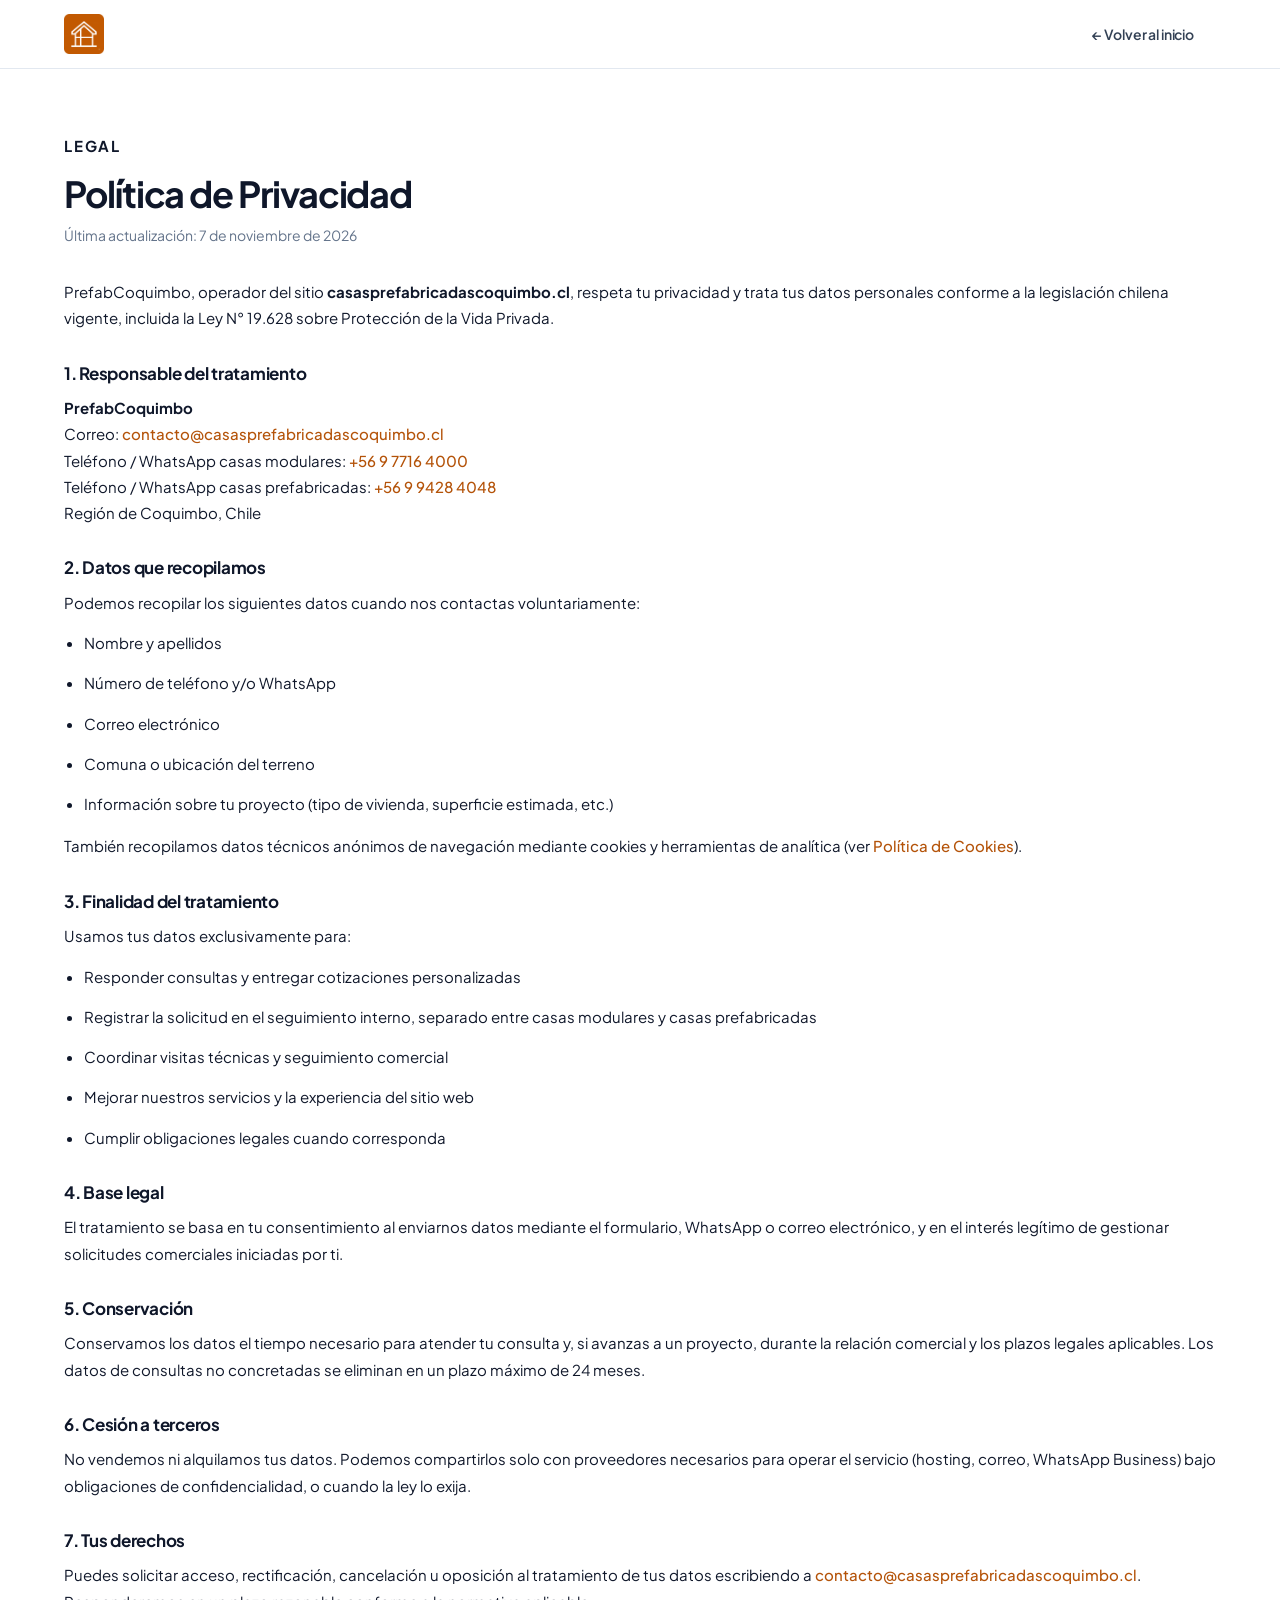
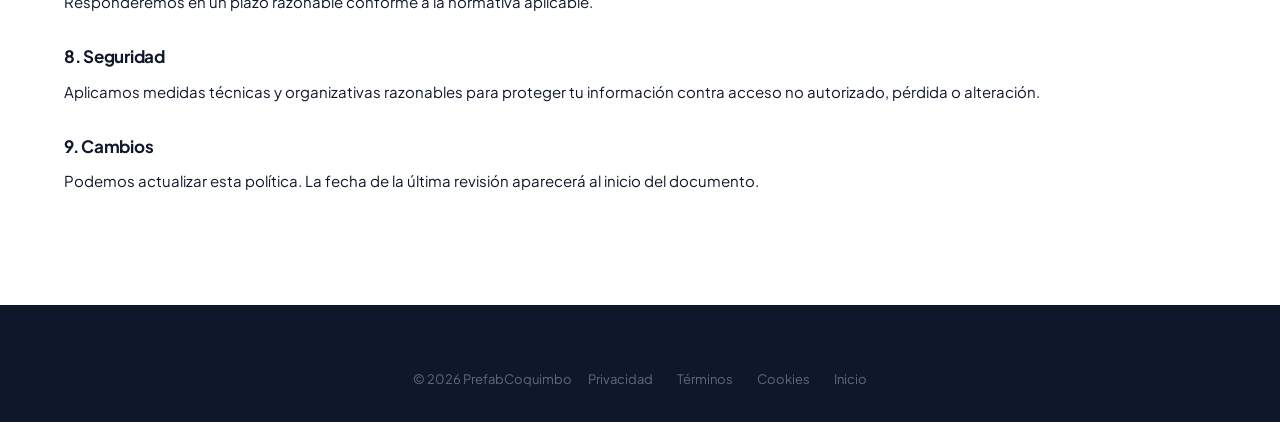
<file: privacidad.html>
﻿<!DOCTYPE html>
<html lang="es-CL">
<head>
  <meta charset="UTF-8" />
  <meta name="viewport" content="width=device-width, initial-scale=1.0" />
  <title>Política de Privacidad | PrefabCoquimbo</title>
  <meta name="description" content="Política de privacidad de PrefabCoquimbo. Información sobre el tratamiento de datos personales en casasprefabricadascoquimbo.cl." />
  <meta name="robots" content="index, follow" />
  <link rel="canonical" href="https://www.casasprefabricadascoquimbo.cl/privacidad.html" />
  <link rel="icon" type="image/svg+xml" href="/favicon.svg" />
  <link rel="apple-touch-icon" href="https://www.casasprefabricadascoquimbo.cl/images/logo.png" />
  <link rel="preconnect" href="https://fonts.googleapis.com" />
  <link rel="preconnect" href="https://fonts.gstatic.com" crossorigin />
  <link href="https://fonts.googleapis.com/css2?family=Plus+Jakarta+Sans:wght@400;500;600;700;800&display=swap" rel="stylesheet" />
  <link rel="stylesheet" href="styles.css?v=20261017" />
</head>
<body>

<header class="site-header" role="banner">
  <nav class="nav-container" aria-label="Navegación principal">
    <a href="/" class="nav-logo" aria-label="PrefabCoquimbo – Inicio">
      <img src="images/logo.png" alt="PrefabCoquimbo" class="nav-logo-img" width="160" height="40" loading="eager" decoding="async" />
    </a>
    <div class="nav-cta">
      <a href="/" class="btn btn-ghost">← Volver al inicio</a>
    </div>
  </nav>
</header>

<main class="legal-page">
  <div class="section-container legal-content">
    <p class="section-label">Legal</p>
    <h1>Política de Privacidad</h1>
    <p style="color:var(--slate-500); font-size:0.875rem; margin-bottom:2rem;">Última actualización: 7 de noviembre de 2026</p>

    <p>PrefabCoquimbo, operador del sitio <strong>casasprefabricadascoquimbo.cl</strong>, respeta tu privacidad y trata tus datos personales conforme a la legislación chilena vigente, incluida la Ley N° 19.628 sobre Protección de la Vida Privada.</p>

    <h2>1. Responsable del tratamiento</h2>
    <p>
      <strong>PrefabCoquimbo</strong><br>
      Correo: <a href="mailto:contacto@casasprefabricadascoquimbo.cl">contacto@casasprefabricadascoquimbo.cl</a><br>
      Teléfono / WhatsApp casas modulares: <a href="tel:+56977164000">+56 9 7716 4000</a><br>
      Teléfono / WhatsApp casas prefabricadas: <a href="tel:+56994284048">+56 9 9428 4048</a><br>
      Región de Coquimbo, Chile
    </p>

    <h2>2. Datos que recopilamos</h2>
    <p>Podemos recopilar los siguientes datos cuando nos contactas voluntariamente:</p>
    <ul>
      <li>Nombre y apellidos</li>
      <li>Número de teléfono y/o WhatsApp</li>
      <li>Correo electrónico</li>
      <li>Comuna o ubicación del terreno</li>
      <li>Información sobre tu proyecto (tipo de vivienda, superficie estimada, etc.)</li>
    </ul>
    <p>También recopilamos datos técnicos anónimos de navegación mediante cookies y herramientas de analítica (ver <a href="cookies.html">Política de Cookies</a>).</p>

    <h2>3. Finalidad del tratamiento</h2>
    <p>Usamos tus datos exclusivamente para:</p>
    <ul>
      <li>Responder consultas y entregar cotizaciones personalizadas</li>
      <li>Registrar la solicitud en el seguimiento interno, separado entre casas modulares y casas prefabricadas</li>
      <li>Coordinar visitas técnicas y seguimiento comercial</li>
      <li>Mejorar nuestros servicios y la experiencia del sitio web</li>
      <li>Cumplir obligaciones legales cuando corresponda</li>
    </ul>

    <h2>4. Base legal</h2>
    <p>El tratamiento se basa en tu consentimiento al enviarnos datos mediante el formulario, WhatsApp o correo electrónico, y en el interés legítimo de gestionar solicitudes comerciales iniciadas por ti.</p>

    <h2>5. Conservación</h2>
    <p>Conservamos los datos el tiempo necesario para atender tu consulta y, si avanzas a un proyecto, durante la relación comercial y los plazos legales aplicables. Los datos de consultas no concretadas se eliminan en un plazo máximo de 24 meses.</p>

    <h2>6. Cesión a terceros</h2>
    <p>No vendemos ni alquilamos tus datos. Podemos compartirlos solo con proveedores necesarios para operar el servicio (hosting, correo, WhatsApp Business) bajo obligaciones de confidencialidad, o cuando la ley lo exija.</p>

    <h2>7. Tus derechos</h2>
    <p>Puedes solicitar acceso, rectificación, cancelación u oposición al tratamiento de tus datos escribiendo a <a href="mailto:contacto@casasprefabricadascoquimbo.cl">contacto@casasprefabricadascoquimbo.cl</a>. Responderemos en un plazo razonable conforme a la normativa aplicable.</p>

    <h2>8. Seguridad</h2>
    <p>Aplicamos medidas técnicas y organizativas razonables para proteger tu información contra acceso no autorizado, pérdida o alteración.</p>

    <h2>9. Cambios</h2>
    <p>Podemos actualizar esta política. La fecha de la última revisión aparecerá al inicio del documento.</p>
  </div>
</main>

<footer class="footer" role="contentinfo">
  <div class="section-container footer-bottom" style="justify-content:center;">
    <p style="font-size:0.8125rem; color:rgba(255,255,255,0.35);">© 2026 PrefabCoquimbo</p>
    <nav class="footer-legal" aria-label="Legal">
      <a href="privacidad.html">Privacidad</a>
      <a href="terminos.html">Términos</a>
      <a href="cookies.html">Cookies</a>
      <a href="/">Inicio</a>
    </nav>
  </div>
</footer>

</body>
</html>
</file>
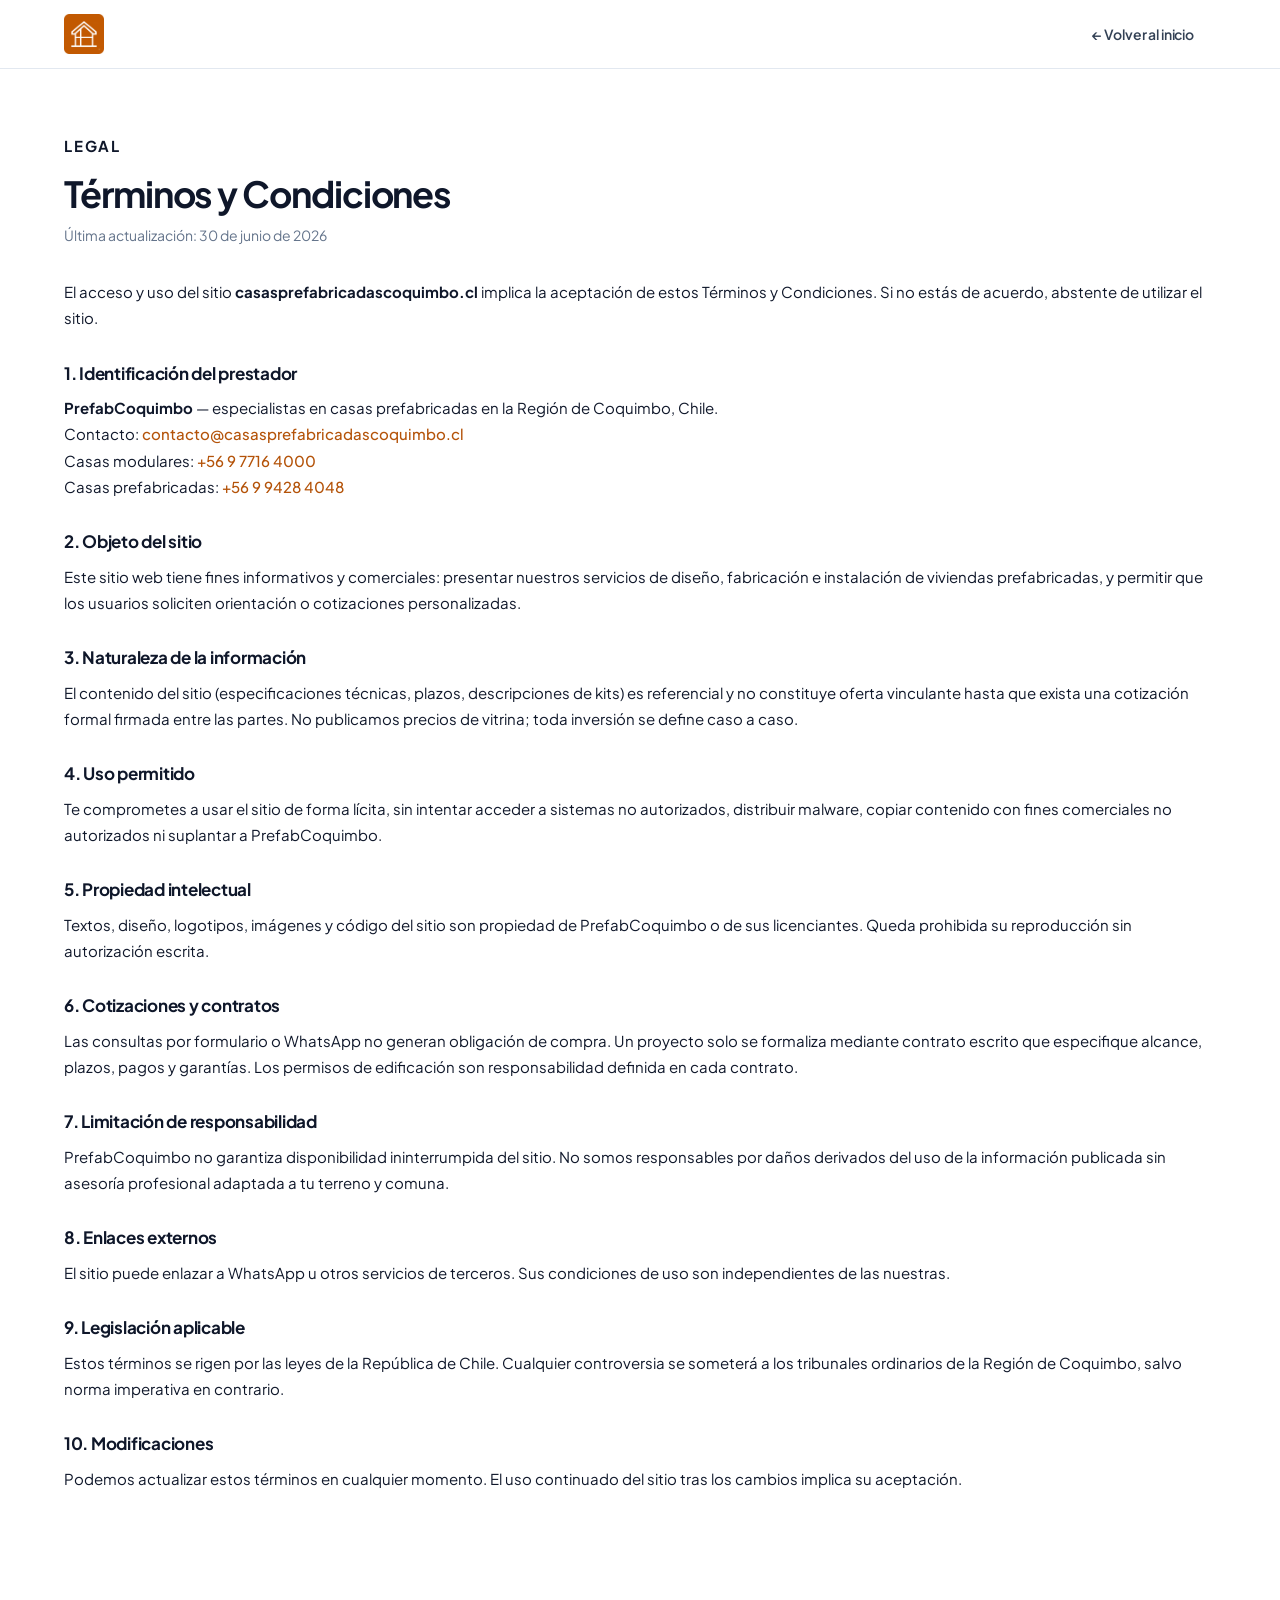
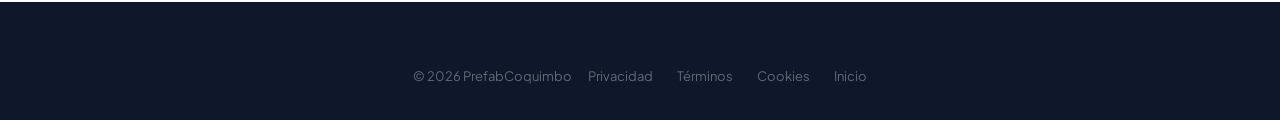
<file: terminos.html>
﻿<!DOCTYPE html>
<html lang="es-CL">
<head>
  <meta charset="UTF-8" />
  <meta name="viewport" content="width=device-width, initial-scale=1.0" />
  <title>Términos y Condiciones | PrefabCoquimbo</title>
  <meta name="description" content="Términos y condiciones de uso del sitio web y servicios de PrefabCoquimbo, casas prefabricadas en la Región de Coquimbo." />
  <meta name="robots" content="index, follow" />
  <link rel="canonical" href="https://www.casasprefabricadascoquimbo.cl/terminos.html" />
  <link rel="icon" type="image/svg+xml" href="/favicon.svg" />
  <link rel="apple-touch-icon" href="https://www.casasprefabricadascoquimbo.cl/images/logo.png" />
  <link rel="preconnect" href="https://fonts.googleapis.com" />
  <link rel="preconnect" href="https://fonts.gstatic.com" crossorigin />
  <link href="https://fonts.googleapis.com/css2?family=Plus+Jakarta+Sans:wght@400;500;600;700;800&display=swap" rel="stylesheet" />
  <link rel="stylesheet" href="styles.css?v=20261017" />
</head>
<body>

<header class="site-header" role="banner">
  <nav class="nav-container" aria-label="Navegación principal">
    <a href="/" class="nav-logo" aria-label="PrefabCoquimbo – Inicio">
      <img src="images/logo.png" alt="PrefabCoquimbo" class="nav-logo-img" width="160" height="40" loading="eager" decoding="async" />
    </a>
    <div class="nav-cta">
      <a href="/" class="btn btn-ghost">← Volver al inicio</a>
    </div>
  </nav>
</header>

<main class="legal-page">
  <div class="section-container legal-content">
    <p class="section-label">Legal</p>
    <h1>Términos y Condiciones</h1>
    <p style="color:var(--slate-500); font-size:0.875rem; margin-bottom:2rem;">Última actualización: 30 de junio de 2026</p>

    <p>El acceso y uso del sitio <strong>casasprefabricadascoquimbo.cl</strong> implica la aceptación de estos Términos y Condiciones. Si no estás de acuerdo, abstente de utilizar el sitio.</p>

    <h2>1. Identificación del prestador</h2>
    <p>
      <strong>PrefabCoquimbo</strong> — especialistas en casas prefabricadas en la Región de Coquimbo, Chile.<br>
      Contacto: <a href="mailto:contacto@casasprefabricadascoquimbo.cl">contacto@casasprefabricadascoquimbo.cl</a><br>
      Casas modulares: <a href="tel:+56977164000">+56 9 7716 4000</a><br>
      Casas prefabricadas: <a href="tel:+56994284048">+56 9 9428 4048</a>
    </p>

    <h2>2. Objeto del sitio</h2>
    <p>Este sitio web tiene fines informativos y comerciales: presentar nuestros servicios de diseño, fabricación e instalación de viviendas prefabricadas, y permitir que los usuarios soliciten orientación o cotizaciones personalizadas.</p>

    <h2>3. Naturaleza de la información</h2>
    <p>El contenido del sitio (especificaciones técnicas, plazos, descripciones de kits) es referencial y no constituye oferta vinculante hasta que exista una cotización formal firmada entre las partes. No publicamos precios de vitrina; toda inversión se define caso a caso.</p>

    <h2>4. Uso permitido</h2>
    <p>Te comprometes a usar el sitio de forma lícita, sin intentar acceder a sistemas no autorizados, distribuir malware, copiar contenido con fines comerciales no autorizados ni suplantar a PrefabCoquimbo.</p>

    <h2>5. Propiedad intelectual</h2>
    <p>Textos, diseño, logotipos, imágenes y código del sitio son propiedad de PrefabCoquimbo o de sus licenciantes. Queda prohibida su reproducción sin autorización escrita.</p>

    <h2>6. Cotizaciones y contratos</h2>
    <p>Las consultas por formulario o WhatsApp no generan obligación de compra. Un proyecto solo se formaliza mediante contrato escrito que especifique alcance, plazos, pagos y garantías. Los permisos de edificación son responsabilidad definida en cada contrato.</p>

    <h2>7. Limitación de responsabilidad</h2>
    <p>PrefabCoquimbo no garantiza disponibilidad ininterrumpida del sitio. No somos responsables por daños derivados del uso de la información publicada sin asesoría profesional adaptada a tu terreno y comuna.</p>

    <h2>8. Enlaces externos</h2>
    <p>El sitio puede enlazar a WhatsApp u otros servicios de terceros. Sus condiciones de uso son independientes de las nuestras.</p>

    <h2>9. Legislación aplicable</h2>
    <p>Estos términos se rigen por las leyes de la República de Chile. Cualquier controversia se someterá a los tribunales ordinarios de la Región de Coquimbo, salvo norma imperativa en contrario.</p>

    <h2>10. Modificaciones</h2>
    <p>Podemos actualizar estos términos en cualquier momento. El uso continuado del sitio tras los cambios implica su aceptación.</p>
  </div>
</main>

<footer class="footer" role="contentinfo">
  <div class="section-container footer-bottom" style="justify-content:center;">
    <p style="font-size:0.8125rem; color:rgba(255,255,255,0.35);">© 2026 PrefabCoquimbo</p>
    <nav class="footer-legal" aria-label="Legal">
      <a href="privacidad.html">Privacidad</a>
      <a href="terminos.html">Términos</a>
      <a href="cookies.html">Cookies</a>
      <a href="/">Inicio</a>
    </nav>
  </div>
</footer>

</body>
</html>
</file>
<file: styles.css>
*,
*::before,
*::after {
  box-sizing: border-box;
}

:root {
  --amber-50:  #FFFBEB;
  --amber-100: #FEF3C7;
  --amber-600: #D97706;
  --amber-700: #B45309;
  --amber-800: #92400E;
  --slate-50:  #F8FAFC;
  --slate-100: #F1F5F9;
  --slate-200: #E2E8F0;
  --slate-400: #94A3B8;
  --slate-500: #64748B;
  --slate-700: #334155;
  --slate-900: #0F172A;
  --white:     #FFFFFF;
  --font-sans: 'Plus Jakarta Sans', Inter, -apple-system, BlinkMacSystemFont, 'Segoe UI', sans-serif;
  --ease-out: cubic-bezier(0.16, 1, 0.3, 1);
  --transition: all 0.3s var(--ease-out);
  --shadow-xs: 0 1px 2px 0 rgb(0 0 0 / .05);
  --shadow-sm: 0 1px 3px 0 rgb(0 0 0 / .08), 0 1px 2px -1px rgb(0 0 0 / .06);
  --shadow-md: 0 4px 12px -2px rgb(0 0 0 / .10), 0 2px 6px -2px rgb(0 0 0 / .07);
  --shadow-lg: 0 20px 40px -8px rgb(0 0 0 / .12), 0 8px 16px -4px rgb(0 0 0 / .08);
  --shadow-xl: 0 32px 56px -12px rgb(0 0 0 / .16), 0 16px 24px -6px rgb(0 0 0 / .10);
  --shadow-amber: 0 8px 24px -4px rgba(180, 83, 9, 0.38);
}

html {
  scroll-behavior: smooth;
  -webkit-font-smoothing: antialiased;
  -moz-osx-font-smoothing: grayscale;
  text-rendering: optimizeLegibility;
  overflow-x: clip;
  -webkit-text-size-adjust: 100%;
}

body {
  font-family: var(--font-sans);
  color: var(--slate-900);
  background-color: var(--white);
  line-height: 1.65;
  margin: 0;
  overflow-x: clip;
  min-width: 0;
}

img, svg {
  display: block;
  max-width: 100%;
}

/* ─── TYPOGRAPHY ─────────────────────────────────── */
h1, h2, h3, h4, h5, h6 {
  font-weight: 700;
  line-height: 1.15;
  letter-spacing: -0.028em;
  color: var(--slate-900);
  margin: 0;
}

p { margin: 0; }
a { color: inherit; }

/* ─── SCROLL REVEAL ──────────────────────────────── */
.reveal {
  opacity: 0;
  transform: translateY(28px);
  transition: opacity 0.65s var(--ease-out), transform 0.65s var(--ease-out);
}
.reveal.visible          { opacity: 1; transform: translateY(0); }
.reveal-delay-1          { transition-delay: 0.08s; }
.reveal-delay-2          { transition-delay: 0.16s; }
.reveal-delay-3          { transition-delay: 0.24s; }
.reveal-delay-4          { transition-delay: 0.32s; }

/* ─── HEADER / NAV ───────────────────────────────── */
.site-header {
  position: sticky;
  top: 0;
  z-index: 100;
  background: rgba(255, 255, 255, 0.94);
  backdrop-filter: blur(16px);
  -webkit-backdrop-filter: blur(16px);
  border-bottom: 1px solid var(--slate-200);
  transition: box-shadow 0.3s ease;
}
.site-header.scrolled {
  box-shadow: var(--shadow-sm);
}

.nav-container {
  max-width: 1200px;
  margin: 0 auto;
  padding: 0 1.5rem;
  display: flex;
  align-items: center;
  justify-content: space-between;
  height: 68px;
  gap: 2rem;
}

.nav-logo {
  display: flex;
  align-items: center;
  gap: 0.625rem;
  text-decoration: none;
  flex-shrink: 0;
}
.nav-logo-text {
  font-size: 1.0625rem;
  font-weight: 800;
  letter-spacing: -0.03em;
  color: var(--slate-900);
}
.nav-logo-text span { color: var(--amber-700); }

.nav-links {
  display: flex;
  align-items: center;
  gap: 2rem;
  list-style: none;
  margin: 0;
  padding: 0;
}

.nav-link {
  color: var(--slate-700);
  font-weight: 500;
  font-size: 0.9rem;
  text-decoration: none;
  padding: 0.375rem 0;
  position: relative;
  transition: color 0.2s ease;
  white-space: nowrap;
}
.nav-link::after {
  content: '';
  position: absolute;
  bottom: -1px;
  left: 0;
  width: 0;
  height: 2px;
  background: var(--amber-700);
  border-radius: 1px;
  transition: width 0.28s ease;
}
.nav-link:hover { color: var(--amber-700); }
.nav-link:hover::after { width: 100%; }

.nav-cta {
  flex-shrink: 0;
}
.nav-cta-lines {
  display: flex;
  gap: 0.4rem;
}
.nav-line {
  display: flex;
  flex-direction: column;
  align-items: flex-start;
  gap: 0.05rem;
  padding: 0.42rem 0.72rem;
  border-radius: 0.65rem;
  text-decoration: none;
  line-height: 1.05;
}
.nav-line-kicker {
  font-size: 0.62rem;
  font-weight: 600;
  letter-spacing: 0.05em;
  text-transform: uppercase;
  opacity: 0.72;
}
.nav-line-name {
  font-size: 0.78rem;
  font-weight: 700;
}
.nav-line--modular {
  background:
    linear-gradient(180deg, rgba(255,255,255,0.16), transparent 46%),
    linear-gradient(145deg, #292524 0%, #0c0a09 72%);
  color: #fff;
  border: 1px solid rgba(232, 201, 154, 0.7);
  box-shadow: inset 0 1px 0 rgba(255,255,255,0.2), 0 8px 18px rgba(12, 10, 9, 0.22);
}
.nav-line--modular .nav-line-kicker {
  color: #E8C99A;
  opacity: 1;
}
.nav-line--modular:hover {
  border-color: #F3E0B5;
  transform: translateY(-1px);
}
.nav-line--prefab {
  background: var(--amber-700);
  color: #fff;
}
.nav-line--prefab:hover { background: var(--amber-800); }

.mobile-menu-btn {
  display: none;
  flex-direction: column;
  gap: 5px;
  background: none;
  border: none;
  cursor: pointer;
  padding: 0.5rem;
  border-radius: 0.5rem;
  transition: background 0.2s;
}
.mobile-menu-btn:hover { background: var(--slate-100); }
.mobile-menu-btn span {
  display: block;
  width: 22px;
  height: 2px;
  background: var(--slate-900);
  border-radius: 1px;
  transition: transform 0.28s ease, opacity 0.2s ease;
}

.mobile-menu {
  max-height: 0;
  overflow: hidden;
  transition: max-height 0.4s var(--ease-out);
  background: white;
  border-top: 1px solid var(--slate-200);
}
.mobile-menu.open { max-height: 720px; }
.line-menu {
  display: grid;
  grid-template-columns: 1fr 1fr;
  gap: 0.5rem;
  margin-top: 0.75rem;
}
.line-menu .nav-line { align-items: center; width: 100%; }
.mobile-menu-inner {
  padding: 1.25rem 1.5rem 1.5rem;
  display: flex;
  flex-direction: column;
  gap: 0.25rem;
}
.mobile-menu-inner .nav-link {
  padding: 0.625rem 0;
  font-size: 1rem;
  border-bottom: 1px solid var(--slate-100);
}
.mobile-menu-inner .nav-link:last-of-type { border-bottom: none; }

/* ─── BUTTONS ────────────────────────────────────── */
.btn {
  display: inline-flex;
  align-items: center;
  justify-content: center;
  gap: 0.5rem;
  font-family: var(--font-sans);
  font-weight: 600;
  font-size: 0.9375rem;
  letter-spacing: -0.01em;
  text-decoration: none;
  border: 2px solid transparent;
  border-radius: 0.75rem;
  cursor: pointer;
  white-space: nowrap;
  transition: var(--transition);
  line-height: 1;
  outline: none;
}
.btn:focus-visible {
  outline: 2px solid var(--amber-700);
  outline-offset: 3px;
}

.btn-primary {
  padding: 0.875rem 1.75rem;
  background: var(--amber-700);
  color: white;
  border-color: var(--amber-700);
}
.btn-primary:hover {
  background: var(--amber-800);
  border-color: var(--amber-800);
  transform: translateY(-2px);
  box-shadow: var(--shadow-amber);
}
.btn-primary:active { transform: translateY(0); }

.btn-primary-lg {
  padding: 1.0625rem 2.25rem;
  font-size: 1rem;
}

.btn-secondary {
  padding: 0.875rem 1.75rem;
  background: transparent;
  color: var(--slate-900);
  border-color: var(--slate-200);
}
.btn-secondary:hover {
  border-color: var(--amber-700);
  color: var(--amber-700);
  background: var(--amber-50);
}

.btn-ghost {
  padding: 0.75rem 1.25rem;
  background: transparent;
  color: var(--slate-700);
  border-color: transparent;
  font-size: 0.875rem;
}
.btn-ghost:hover {
  background: var(--slate-100);
  color: var(--slate-900);
}

.btn-outline-white {
  padding: 0.875rem 1.75rem;
  background: transparent;
  color: white;
  border-color: rgba(255,255,255,0.35);
}
.btn-outline-white:hover {
  background: rgba(255,255,255,0.1);
  border-color: white;
}

/* ─── BADGE ──────────────────────────────────────── */
.badge {
  display: inline-flex;
  align-items: center;
  gap: 0.375rem;
  padding: 0.375rem 0.875rem;
  border-radius: 9999px;
  font-size: 0.8125rem;
  font-weight: 600;
  letter-spacing: 0.01em;
}
.badge-amber {
  background: rgba(180, 83, 9, 0.1);
  color: var(--amber-700);
  border: 1px solid rgba(180, 83, 9, 0.18);
}
.badge-amber-on-dark {
  background: rgba(217, 119, 6, 0.15);
  color: #FCD34D;
  border: 1px solid rgba(217, 119, 6, 0.25);
}
.badge-white {
  background: rgba(255,255,255,0.12);
  color: rgba(255,255,255,0.9);
  border: 1px solid rgba(255,255,255,0.2);
}

/* ─── HERO ───────────────────────────────────────── */
.hero-section {
  background: linear-gradient(148deg, #0A1628 0%, #0F172A 45%, #1A2640 100%);
  position: relative;
  overflow: hidden;
  padding: 5rem 0 5.5rem;
}
.hero-section::before {
  content: '';
  position: absolute;
  inset: 0;
  background-image: url("data:image/svg+xml,%3Csvg width='80' height='80' viewBox='0 0 80 80' xmlns='http://www.w3.org/2000/svg'%3E%3Cg fill='none' fill-rule='evenodd'%3E%3Cg fill='%23B45309' fill-opacity='0.04'%3E%3Cpath d='M50 50c0-5.523 4.477-10 10-10s10 4.477 10 10-4.477 10-10 10c0 5.523-4.477 10-10 10s-10-4.477-10-10 4.477-10 10-10zM10 10c0-5.523 4.477-10 10-10s10 4.477 10 10-4.477 10-10 10c0 5.523-4.477 10-10 10S0 25.523 0 20s4.477-10 10-10z'/%3E%3C/g%3E%3C/g%3E%3C/svg%3E");
  opacity: 0.6;
}
.hero-glow {
  position: absolute;
  width: 700px;
  height: 700px;
  background: radial-gradient(circle, rgba(180, 83, 9, 0.14) 0%, transparent 68%);
  border-radius: 50%;
  top: -200px;
  right: -150px;
  pointer-events: none;
}
.hero-glow-2 {
  position: absolute;
  width: 500px;
  height: 500px;
  background: radial-gradient(circle, rgba(59, 130, 246, 0.06) 0%, transparent 70%);
  border-radius: 50%;
  bottom: -100px;
  left: -100px;
  pointer-events: none;
}

/* ─── SECTION LAYOUT ─────────────────────────────── */
.section-container {
  max-width: 1200px;
  margin: 0 auto;
  padding: 0 1.5rem;
}

.section-label {
  font-size: 0.8rem;
  font-weight: 700;
  letter-spacing: 0.12em;
  text-transform: uppercase;
  color: var(--amber-700);
  margin-bottom: 0.75rem;
}

/* ─── STATS BAR ──────────────────────────────────── */
.stats-bar {
  background: var(--slate-900);
  border-top: 1px solid rgba(255,255,255,0.06);
  padding: 1.75rem 0;
}
.stats-grid {
  display: grid;
  grid-template-columns: repeat(4, 1fr);
  gap: 1rem;
}
.stat-item {
  display: flex;
  flex-direction: column;
  align-items: center;
  text-align: center;
  gap: 0.25rem;
  padding: 0 1rem;
  border-right: 1px solid rgba(255,255,255,0.08);
}
.stat-item:last-child { border-right: none; }
.stat-number {
  font-size: 1.875rem;
  font-weight: 800;
  letter-spacing: -0.03em;
  color: var(--amber-600);
  line-height: 1;
}
.stat-label {
  font-size: 0.8125rem;
  color: rgba(255,255,255,0.55);
  font-weight: 500;
}

/* ─── MODEL CARDS ────────────────────────────────── */
.model-card {
  background: white;
  border: 1.5px solid var(--slate-200);
  border-radius: 1.375rem;
  padding: 2rem;
  position: relative;
  overflow: hidden;
  display: flex;
  flex-direction: column;
  transition: var(--transition);
}
.model-card:hover {
  border-color: transparent;
  box-shadow: var(--shadow-xl);
  transform: translateY(-5px);
}
.model-card.featured {
  border-color: var(--amber-700);
  box-shadow: 0 0 0 1px var(--amber-700), var(--shadow-md);
}
.model-card.featured:hover {
  box-shadow: 0 0 0 1px var(--amber-700), var(--shadow-xl);
}
.model-card .btn,
.model-card .btn-cotizador-main {
  width: 100%;
  justify-content: center;
  margin-top: auto;
}
.model-card-top-line {
  position: absolute;
  top: 0;
  left: 0;
  right: 0;
  height: 3px;
  background: linear-gradient(90deg, var(--amber-700), var(--amber-600));
  opacity: 0;
  transition: opacity 0.3s ease;
}
.model-card:hover .model-card-top-line,
.model-card.featured .model-card-top-line { opacity: 1; }

.model-card-badge {
  position: absolute;
  top: 1.375rem;
  right: 1.375rem;
  background: var(--amber-700);
  color: white;
  font-size: 0.7rem;
  font-weight: 700;
  padding: 0.25rem 0.625rem;
  border-radius: 9999px;
  letter-spacing: 0.06em;
  text-transform: uppercase;
}

.model-icon-wrap {
  width: 3rem;
  height: 3rem;
  background: var(--amber-50);
  border-radius: 0.875rem;
  display: flex;
  align-items: center;
  justify-content: center;
  color: var(--amber-700);
  margin-bottom: 1.25rem;
}

.model-size-tag {
  font-size: 0.8125rem;
  font-weight: 600;
  color: var(--amber-700);
  background: var(--amber-50);
  padding: 0.25rem 0.625rem;
  border-radius: 0.375rem;
  display: inline-block;
  margin-bottom: 0.625rem;
}

.model-title {
  font-size: 1.25rem;
  font-weight: 800;
  color: var(--slate-900);
  margin-bottom: 0.5rem;
  letter-spacing: -0.025em;
}

.model-desc {
  font-size: 0.9rem;
  color: var(--slate-500);
  line-height: 1.6;
  margin-bottom: 1.5rem;
  flex-grow: 1;
}

.model-price {
  font-size: 1.5rem;
  font-weight: 800;
  color: var(--slate-900);
  letter-spacing: -0.03em;
  margin-bottom: 0.25rem;
}
.model-price span {
  font-size: 0.875rem;
  font-weight: 500;
  color: var(--slate-400);
  letter-spacing: 0;
}

.model-features {
  list-style: none;
  margin: 1.25rem 0 1.75rem;
  padding: 0;
  display: flex;
  flex-direction: column;
  gap: 0.625rem;
}
.model-features li {
  display: flex;
  align-items: center;
  gap: 0.625rem;
  font-size: 0.875rem;
  color: var(--slate-700);
  font-weight: 500;
}
.model-features li::before {
  content: '';
  width: 1.125rem;
  height: 1.125rem;
  background: var(--amber-700);
  border-radius: 50%;
  display: inline-flex;
  flex-shrink: 0;
  background-image: url("data:image/svg+xml,%3Csvg width='18' height='18' viewBox='0 0 18 18' fill='none' xmlns='http://www.w3.org/2000/svg'%3E%3Ccircle cx='9' cy='9' r='9' fill='%23B45309'/%3E%3Cpath d='M5.5 9l2.5 2.5 5-5' stroke='white' stroke-width='1.5' stroke-linecap='round' stroke-linejoin='round'/%3E%3C/svg%3E");
  background-size: contain;
  background-repeat: no-repeat;
}

/* ─── ADVANTAGE CARDS ────────────────────────────── */
.advantage-card {
  background: white;
  border: 1px solid var(--slate-200);
  border-radius: 1.25rem;
  padding: 1.75rem;
  transition: var(--transition);
  display: flex;
  flex-direction: column;
  gap: 1rem;
}
.advantage-card:hover {
  box-shadow: var(--shadow-md);
  border-color: rgba(180, 83, 9, 0.3);
  transform: translateY(-3px);
}

.adv-icon {
  width: 3.25rem;
  height: 3.25rem;
  border-radius: 1rem;
  background: var(--amber-50);
  border: 1px solid rgba(180, 83, 9, 0.12);
  display: flex;
  align-items: center;
  justify-content: center;
  color: var(--amber-700);
  flex-shrink: 0;
}

.adv-title {
  font-size: 1.0625rem;
  font-weight: 700;
  color: var(--slate-900);
  letter-spacing: -0.02em;
}

.adv-text {
  font-size: 0.9rem;
  color: var(--slate-500);
  line-height: 1.65;
}

/* ─── MULTI-STEP COTIZADOR ───────────────────────── */
.cotizador-card {
  background: white;
  border-radius: 1.5rem;
  box-shadow: var(--shadow-xl);
  overflow: hidden;
  border: 1px solid var(--slate-200);
}

.cotizador-head {
  background: var(--slate-900);
  padding: 2.25rem 2.5rem 1.75rem;
}

.cotizador-title {
  font-size: 1.5rem;
  font-weight: 800;
  color: white;
  letter-spacing: -0.03em;
  margin-bottom: 0.375rem;
}
.cotizador-subtitle {
  font-size: 0.9rem;
  color: rgba(255,255,255,0.55);
  font-weight: 400;
}

.progress-track {
  background: rgba(255,255,255,0.1);
  border-radius: 9999px;
  height: 4px;
  overflow: hidden;
  margin-top: 1.5rem;
}
.progress-fill {
  height: 100%;
  background: linear-gradient(90deg, var(--amber-700), var(--amber-600));
  border-radius: 9999px;
  width: 0%;
  transition: width 0.45s var(--ease-out);
}

.steps-nav {
  display: flex;
  align-items: center;
  gap: 0;
  margin-top: 1.125rem;
}

.step-dot {
  width: 2rem;
  height: 2rem;
  border-radius: 50%;
  border: 2px solid rgba(255,255,255,0.2);
  display: flex;
  align-items: center;
  justify-content: center;
  font-size: 0.8125rem;
  font-weight: 700;
  color: rgba(255,255,255,0.35);
  transition: var(--transition);
  flex-shrink: 0;
}
.step-dot.active {
  border-color: var(--amber-600);
  color: white;
}
.step-dot.completed {
  border-color: var(--amber-600);
  background: var(--amber-700);
  color: white;
}

.step-connector {
  flex: 1;
  height: 2px;
  background: rgba(255,255,255,0.1);
  position: relative;
  overflow: hidden;
}
.step-connector-fill {
  position: absolute;
  inset: 0;
  background: var(--amber-700);
  transform: scaleX(0);
  transform-origin: left center;
  transition: transform 0.45s var(--ease-out);
}
.step-connector-fill.filled { transform: scaleX(1); }

.cotizador-body {
  padding: 2.25rem 2.5rem 2.5rem;
}

.form-step {
  display: none;
}
.form-step.active {
  display: block;
  animation: stepIn 0.35s var(--ease-out) forwards;
}
@keyframes stepIn {
  from { opacity: 0; transform: translateX(18px); }
  to   { opacity: 1; transform: translateX(0); }
}

.form-step-title {
  font-size: 1.125rem;
  font-weight: 700;
  color: var(--slate-900);
  margin-bottom: 0.375rem;
  letter-spacing: -0.02em;
}
.form-step-desc {
  font-size: 0.875rem;
  color: var(--slate-500);
  margin-bottom: 1.5rem;
}

.options-grid {
  display: grid;
  grid-template-columns: repeat(3, 1fr);
  gap: 0.875rem;
}
.options-grid-2 {
  display: grid;
  grid-template-columns: repeat(2, 1fr);
  gap: 0.875rem;
}

.option-card {
  display: flex;
  flex-direction: column;
  align-items: center;
  justify-content: flex-start;
  gap: 0.625rem;
  padding: 1.25rem 0.875rem;
  border: 2px solid var(--slate-200);
  border-radius: 1rem;
  cursor: pointer;
  transition: var(--transition);
  text-align: center;
  background: white;
}
.option-card:hover {
  border-color: rgba(180, 83, 9, 0.4);
  background: var(--amber-50);
}
.option-card.selected {
  border-color: var(--amber-700);
  background: var(--amber-50);
  box-shadow: 0 0 0 3px rgba(180, 83, 9, 0.1);
}
.option-card-icon {
  color: var(--amber-700);
  opacity: 0.7;
  transition: opacity 0.2s;
}
.option-card.selected .option-card-icon,
.option-card:hover .option-card-icon { opacity: 1; }
.option-card-label {
  font-weight: 700;
  font-size: 0.875rem;
  color: var(--slate-900);
  line-height: 1.3;
}
.option-card-sub {
  font-size: 0.775rem;
  color: var(--slate-500);
  line-height: 1.4;
}

.form-label {
  display: block;
  font-size: 0.875rem;
  font-weight: 600;
  color: var(--slate-700);
  margin-bottom: 0.5rem;
}

.form-input,
.form-select {
  width: 100%;
  padding: 0.875rem 1.125rem;
  border: 2px solid var(--slate-200);
  border-radius: 0.75rem;
  font-family: var(--font-sans);
  font-size: 0.9375rem;
  color: var(--slate-900);
  background: white;
  outline: none;
  transition: border-color 0.2s ease, box-shadow 0.2s ease;
}
.form-input:focus,
.form-select:focus {
  border-color: var(--amber-700);
  box-shadow: 0 0 0 3px rgba(180, 83, 9, 0.09);
}
.form-input::placeholder { color: var(--slate-400); }
textarea.form-input {
  min-height: 96px;
  resize: vertical;
  line-height: 1.5;
}

.form-select {
  padding-right: 3rem;
  background-image: url("data:image/svg+xml,%3Csvg xmlns='http://www.w3.org/2000/svg' width='16' height='16' viewBox='0 0 24 24' fill='none' stroke='%2394A3B8' stroke-width='2' stroke-linecap='round' stroke-linejoin='round'%3E%3Cpath d='M6 9l6 6 6-6'/%3E%3C/svg%3E");
  background-repeat: no-repeat;
  background-position: right 1rem center;
  -webkit-appearance: none;
  appearance: none;
  cursor: pointer;
}

.form-row {
  display: grid;
  grid-template-columns: 1fr 1fr;
  gap: 1rem;
}

.form-field { margin-bottom: 1.125rem; }

.form-error {
  display: none;
  align-items: center;
  gap: 0.5rem;
  font-size: 0.875rem;
  font-weight: 500;
  color: #DC2626;
  padding: 0.75rem 1rem;
  background: #FEF2F2;
  border-radius: 0.625rem;
  border-left: 3px solid #DC2626;
  margin-top: 1rem;
}
.form-error.visible { display: flex; animation: fadeIn 0.2s ease; }

.form-nav {
  display: flex;
  align-items: center;
  justify-content: space-between;
  gap: 1rem;
  margin-top: 1.75rem;
}

.form-success {
  display: none;
  text-align: center;
  padding: 1.5rem 0;
}
.form-success.visible {
  display: block;
  animation: stepIn 0.4s var(--ease-out);
}
.success-icon {
  width: 4.5rem;
  height: 4.5rem;
  background: #D1FAE5;
  border-radius: 50%;
  display: flex;
  align-items: center;
  justify-content: center;
  color: #059669;
  margin: 0 auto 1.25rem;
}

/* ─── FAQ ────────────────────────────────────────── */
.faq-item { border-bottom: 1px solid var(--slate-200); }
.faq-btn {
  width: 100%;
  display: flex;
  align-items: center;
  justify-content: space-between;
  gap: 1.25rem;
  padding: 1.375rem 0;
  background: none;
  border: none;
  cursor: pointer;
  font-family: var(--font-sans);
  font-size: 1rem;
  font-weight: 600;
  color: var(--slate-900);
  text-align: left;
  transition: color 0.2s;
}
.faq-btn:hover { color: var(--amber-700); }
.faq-chevron {
  width: 1.5rem;
  height: 1.5rem;
  color: var(--amber-700);
  flex-shrink: 0;
  transition: transform 0.3s ease;
}
.faq-item.open .faq-chevron { transform: rotate(45deg); }
.faq-answer {
  max-height: 0;
  overflow: hidden;
  transition: max-height 0.38s ease;
}
.faq-answer-inner {
  padding: 0 0 1.375rem;
  color: var(--slate-500);
  font-size: 0.9375rem;
  line-height: 1.7;
}

/* ─── TRUST STRIP ────────────────────────────────── */
.trust-item {
  display: flex;
  align-items: center;
  gap: 0.625rem;
  color: rgba(255,255,255,0.65);
  font-size: 0.875rem;
  font-weight: 500;
}
.trust-item svg { color: var(--amber-600); flex-shrink: 0; }

/* ─── FOOTER ─────────────────────────────────────── */
.footer {
  background: var(--slate-900);
  color: rgba(255,255,255,0.6);
  padding: 4rem 0 2rem;
}
.footer-grid {
  display: grid;
  grid-template-columns: 2fr 1fr 1fr 1fr;
  gap: 3rem;
  margin-bottom: 3rem;
}
.footer-heading {
  font-size: 0.8125rem;
  font-weight: 700;
  letter-spacing: 0.1em;
  text-transform: uppercase;
  color: rgba(255,255,255,0.35);
  margin-bottom: 1.25rem;
}
.footer-links {
  list-style: none;
  padding: 0;
  margin: 0;
  display: flex;
  flex-direction: column;
  gap: 0.625rem;
}
.footer-links a {
  color: rgba(255,255,255,0.55);
  text-decoration: none;
  font-size: 0.9rem;
  transition: color 0.2s;
}
.footer-links a:hover { color: white; }
.footer-divider {
  border: none;
  border-top: 1px solid rgba(255,255,255,0.08);
  margin-bottom: 2rem;
}
.footer-bottom {
  display: flex;
  align-items: center;
  justify-content: space-between;
  gap: 1rem;
  flex-wrap: wrap;
}
.footer-legal {
  display: flex;
  gap: 1.5rem;
  flex-wrap: wrap;
}
.footer-legal a {
  color: rgba(255,255,255,0.35);
  font-size: 0.8125rem;
  text-decoration: none;
  transition: color 0.2s;
}
.footer-legal a:hover { color: rgba(255,255,255,0.7); }

/* ─── UTILITIES ──────────────────────────────────── */
.sr-only {
  position: absolute;
  width: 1px;
  height: 1px;
  padding: 0;
  margin: -1px;
  overflow: hidden;
  clip: rect(0,0,0,0);
  white-space: nowrap;
  border-width: 0;
}

.divider-amber {
  width: 3rem;
  height: 3px;
  background: linear-gradient(90deg, var(--amber-700), var(--amber-600));
  border-radius: 2px;
  margin-bottom: 1.5rem;
}

/* ─── RESPONSIVE ─────────────────────────────────── */
@media (max-width: 1180px) {
  .nav-links { gap: 1rem; }
  .nav-link { font-size: 0.8rem; }
  .nav-container { gap: 1rem; }
}

@media (max-width: 1024px) {
  .footer-grid { grid-template-columns: 1fr 1fr; gap: 2rem; }
  .stats-grid  { grid-template-columns: repeat(2, 1fr); }
  .stat-item:nth-child(2) { border-right: none; }
}

@media (max-width: 768px) {
  .nav-links, .nav-cta { display: none; }
  .mobile-menu-btn     { display: flex; }
  .nav-container       { padding: 0 1.125rem; height: 60px; gap: 1rem; }
  .nav-logo-img        { height: 34px; max-width: 140px; }
  .options-grid        { grid-template-columns: 1fr; }
  .options-grid-2      { grid-template-columns: 1fr; }
  .form-row            { grid-template-columns: 1fr; }
  .cotizador-head,
  .cotizador-body      { padding: 1.5rem; }
  .hero-section        { padding: 3.5rem 0 4rem; }
  .section-container   { padding: 0 1.125rem; }
  .section-pad,
  .section-pad-alt,
  .section-pad-sm,
  .section-pad-lg  { padding-top: 3.5rem; padding-bottom: 3.5rem; }
  .footer-grid         { grid-template-columns: 1fr; gap: 1.75rem; }
  .footer-bottom       { flex-direction: column; text-align: center; }
  .footer-legal        { flex-wrap: wrap; justify-content: center; gap: 0.75rem 1.25rem; }
  .stats-grid          { grid-template-columns: repeat(2, 1fr); }
  .stat-item           { border-right: none; border-bottom: 1px solid rgba(255,255,255,0.08); padding-bottom: 1rem; }
  .stat-item:last-child { border-bottom: none; }
}

@media (max-width: 480px) {
  .btn-primary-lg { padding: 0.9375rem 1.5rem; font-size: 0.9375rem; }
  .stats-grid     { grid-template-columns: 1fr 1fr; }
  .stat-number    { font-size: 1.5rem; }
  .stat-label     { font-size: 0.75rem; }
  .hero-img       { max-height: 220px; }
  .hero-img-float {
    left: 0.75rem;
    right: auto;
    bottom: 0.75rem;
    max-width: calc(100% - 1.5rem);
  }
  .comparison-table thead th,
  .comparison-table tbody td { padding: 0.75rem 1rem; font-size: 0.8125rem; }
  .cta-card-inner { padding: 2rem 1.25rem; }
}

/* ─── ANIMATIONS ─────────────────────────────────── */
@keyframes fadeIn {
  from { opacity: 0; }
  to   { opacity: 1; }
}

/* ─── SCROLLBAR ──────────────────────────────────── */
::-webkit-scrollbar { width: 8px; }
::-webkit-scrollbar-track { background: var(--slate-50); }
::-webkit-scrollbar-thumb { background: var(--slate-200); border-radius: 4px; }
::-webkit-scrollbar-thumb:hover { background: var(--slate-400); }

/* ─── COMPARISON TABLE (GEO/AIO) ────────────────── */
.comparison-wrapper {
  overflow-x: auto;
  -webkit-overflow-scrolling: touch;
  max-width: 100%;
  border-radius: 1.25rem;
  box-shadow: var(--shadow-lg);
  border: 1px solid var(--slate-200);
}

.comparison-table {
  width: 100%;
  border-collapse: collapse;
  font-family: var(--font-sans);
  background: white;
  min-width: 740px;
}

.comparison-table caption {
  font-size: 0.8rem;
  font-weight: 600;
  letter-spacing: 0.08em;
  text-transform: uppercase;
  color: var(--slate-400);
  text-align: left;
  padding: 0 0 0.875rem;
  caption-side: top;
}

.comparison-table thead tr { background: var(--slate-900); }

.comparison-table thead th {
  padding: 1.375rem 1.375rem;
  text-align: left;
  font-weight: 700;
  font-size: 0.875rem;
  color: rgba(255,255,255,0.55);
  letter-spacing: -0.01em;
  vertical-align: bottom;
}

.comparison-table thead th.th-product { color: white; }

.comparison-table thead th.th-featured {
  background: var(--amber-700);
  color: white;
}

.comparison-table .th-sub {
  display: block;
  font-size: 0.775rem;
  font-weight: 500;
  color: rgba(255,255,255,0.55);
  margin-top: 0.25rem;
  letter-spacing: 0;
  white-space: nowrap;
}

.comparison-table thead th.th-featured .th-sub { color: rgba(255,255,255,0.72); }

.comparison-table .th-badge {
  display: inline-block;
  font-size: 0.65rem;
  font-weight: 700;
  letter-spacing: 0.07em;
  text-transform: uppercase;
  background: rgba(255,255,255,0.18);
  border-radius: 9999px;
  padding: 0.2rem 0.5rem;
  margin-top: 0.375rem;
  color: white;
}

.comparison-table tbody tr {
  border-bottom: 1px solid var(--slate-100);
  transition: background 0.12s ease;
}
.comparison-table tbody tr:last-child { border-bottom: none; }
.comparison-table tbody tr:hover            { background: var(--slate-50); }
.comparison-table tbody tr:hover .td-feat   { background: #FEF3C7; }

.comparison-table tbody td {
  padding: 1rem 1.375rem;
  vertical-align: middle;
  color: var(--slate-600);
  font-size: 0.875rem;
  line-height: 1.5;
}

.comparison-table .td-label {
  font-weight: 700;
  color: var(--slate-900);
  font-size: 0.8125rem;
  background: var(--slate-50);
  border-right: 1px solid var(--slate-200);
  min-width: 185px;
  max-width: 210px;
}

.comparison-table .td-feat {
  background: #FFFBEB;
  border-left: 2px solid var(--amber-700);
  border-right: 2px solid var(--amber-700);
  font-weight: 600;
  color: var(--slate-800);
}

.comparison-table .tag-yes {
  display: inline-flex;
  align-items: center;
  gap: 0.3rem;
  color: #059669;
  font-weight: 700;
  font-size: 0.825rem;
}
.comparison-table .tag-no {
  color: var(--slate-400);
  font-size: 0.825rem;
}
.comparison-table .tag-val {
  font-weight: 700;
  color: var(--slate-900);
}
.comparison-table .tag-val.amber { color: var(--amber-700); }

.comparison-table .price-cell {
  font-weight: 800;
  font-size: 1.0625rem;
  letter-spacing: -0.025em;
  color: var(--slate-900);
}
.comparison-table .price-cell.td-feat { color: var(--amber-700); }

.comparison-table .row-section td {
  background: var(--slate-900);
  color: rgba(255,255,255,0.4);
  font-size: 0.7rem;
  font-weight: 700;
  letter-spacing: 0.1em;
  text-transform: uppercase;
  padding: 0.625rem 1.375rem;
}
.comparison-table .row-section .td-feat {
  background: rgba(180,83,9,0.85);
  color: rgba(255,255,255,0.7);
  border-color: var(--amber-700);
}

/* ─── DETAILS / SUMMARY (AIO FAQ) ───────────────── */
.aio-faq { display: flex; flex-direction: column; }

details.aio-detail { border-bottom: 1px solid var(--slate-200); }
details.aio-detail:first-child { border-top: 1px solid var(--slate-200); }

summary.aio-summary {
  list-style: none;
  display: flex;
  align-items: flex-start;
  justify-content: space-between;
  gap: 1.5rem;
  padding: 1.375rem 0;
  cursor: pointer;
  font-family: var(--font-sans);
  font-weight: 700;
  font-size: 1rem;
  color: var(--slate-900);
  letter-spacing: -0.015em;
  line-height: 1.4;
  transition: color 0.2s ease;
  -webkit-user-select: none;
  user-select: none;
}
summary.aio-summary::-webkit-details-marker { display: none; }
summary.aio-summary::marker                { display: none; }
summary.aio-summary:hover                  { color: var(--amber-700); }

.aio-icon {
  flex-shrink: 0;
  width: 1.75rem;
  height: 1.75rem;
  background: var(--amber-50);
  border: 1px solid rgba(180,83,9,0.15);
  border-radius: 50%;
  display: flex;
  align-items: center;
  justify-content: center;
  color: var(--amber-700);
  margin-top: 2px;
  transition: background 0.2s, transform 0.3s var(--ease-out);
}
details.aio-detail[open] .aio-icon {
  background: var(--amber-700);
  color: white;
  transform: rotate(45deg);
}

.aio-body {
  padding: 0 0 1.75rem;
  color: var(--slate-600);
  font-size: 0.9375rem;
  line-height: 1.75;
}
.aio-body p + p    { margin-top: 0.875rem; }
.aio-body strong   { color: var(--slate-800); font-weight: 700; }

.aio-body ol,
.aio-body ul {
  margin: 0.875rem 0;
  padding-left: 1.25rem;
  display: flex;
  flex-direction: column;
  gap: 0.5rem;
}
.aio-body li {
  color: var(--slate-600);
  font-size: 0.9375rem;
  line-height: 1.65;
}
.aio-body li strong { color: var(--slate-800); }

.aio-data-grid {
  display: grid;
  grid-template-columns: repeat(3, 1fr);
  gap: 0.75rem;
  margin-top: 1.125rem;
}
.aio-data-card {
  background: var(--slate-50);
  border: 1px solid var(--slate-200);
  border-radius: 0.75rem;
  padding: 0.875rem 1rem;
}
.aio-data-card-label {
  font-size: 0.775rem;
  font-weight: 600;
  color: var(--slate-400);
  text-transform: uppercase;
  letter-spacing: 0.06em;
  margin-bottom: 0.375rem;
}
.aio-data-card-val {
  font-size: 1.0625rem;
  font-weight: 800;
  color: var(--amber-700);
  letter-spacing: -0.02em;
}
.aio-data-card-sub {
  font-size: 0.775rem;
  color: var(--slate-500);
  margin-top: 0.2rem;
  line-height: 1.4;
}

.aio-callout {
  margin-top: 1.25rem;
  padding: 1rem 1.25rem;
  background: var(--amber-50);
  border: 1px solid rgba(180,83,9,0.18);
  border-left: 3px solid var(--amber-700);
  border-radius: 0 0.625rem 0.625rem 0;
  font-size: 0.875rem;
  color: var(--slate-700);
  line-height: 1.65;
}
.aio-callout strong { color: var(--amber-800); }

@media (max-width: 640px) {
  .aio-data-grid { grid-template-columns: 1fr 1fr; }
  summary.aio-summary { font-size: 0.9375rem; }
}

/* ═══════════════════════════════════════════════════
   HERO — LAYOUT 2 COLUMNAS (CRO con imagen real)
   ═══════════════════════════════════════════════════ */

/* Contenedor de dos columnas */
.hero-layout {
  display: grid;
  grid-template-columns: 1fr 0.9fr;
  gap: 3.5rem;
  align-items: center;
}

/* En escritorio: texto a la izquierda, imagen a la derecha */
.hero-text-col { order: 1; }
.hero-img-col  { order: 2; display: flex; justify-content: center; position: relative; }

/* Marco decorativo ámbar detrás de la imagen */
.hero-img-col::before {
  content: '';
  position: absolute;
  inset: 20px -10px -20px 10px;
  border: 2px solid rgba(180, 83, 9, 0.28);
  border-radius: 1.875rem;
  pointer-events: none;
  z-index: 0;
}

/* Wrapper relativo para el badge flotante */
.hero-img-frame {
  position: relative;
  z-index: 1;
  width: 100%;
}

/* Imagen del hero — LCP element, sin lazy-loading */
.hero-img {
  display: block;
  width: 100%;
  height: auto;
  aspect-ratio: 4 / 3;
  object-fit: cover;
  object-position: center 30%;
  border-radius: 1.5rem;
  box-shadow:
    0 40px 80px -16px rgba(0, 0, 0, 0.60),
    0 0 0 1px rgba(255, 255, 255, 0.07);
}

/* Badge social-proof flotante sobre la imagen (CRO) */
.hero-img-float {
  position: absolute;
  bottom: 1.25rem;
  left: 1.25rem;
  right: 1.25rem;
  max-width: 240px;
  background: rgba(10, 18, 36, 0.88);
  backdrop-filter: blur(14px);
  -webkit-backdrop-filter: blur(14px);
  border: 1px solid rgba(255, 255, 255, 0.1);
  border-radius: 1rem;
  padding: 0.875rem 1rem;
  display: flex;
  align-items: center;
  gap: 0.75rem;
  z-index: 2;
}

.hero-img-float-icon {
  width: 2.125rem;
  height: 2.125rem;
  background: var(--amber-700);
  border-radius: 50%;
  display: flex;
  align-items: center;
  justify-content: center;
  color: white;
  flex-shrink: 0;
}

.hero-img-float-main {
  display: block;
  font-size: 0.875rem;
  font-weight: 700;
  color: white;
  letter-spacing: -0.01em;
  line-height: 1.25;
}

.hero-img-float-sub {
  display: block;
  font-size: 0.75rem;
  color: rgba(255, 255, 255, 0.5);
  margin-top: 0.15rem;
  font-weight: 400;
}

/* ─── Responsive: móvil (imagen primero, luego texto) ── */
@media (max-width: 900px) {
  .hero-layout {
    grid-template-columns: 1fr;
    gap: 2rem;
  }
  /* En móvil: imagen primero (order 1) → texto después (order 2) */
  .hero-text-col { order: 2; }
  .hero-img-col  { order: 1; }
  .hero-img-col::before { display: none; }
  .hero-img { aspect-ratio: 16 / 9; max-height: 280px; }
  .hero-img-float { max-width: 200px; }
}

/* ═══════════════════════════════════════════════════
   CARD IMAGE — tarjetas de modelos (CRO)
   ═══════════════════════════════════════════════════ */

/* La imagen sangra hasta los bordes de la tarjeta.
   El overflow:hidden + border-radius del .model-card
   recorta las esquinas superiores automáticamente.      */
.card-img {
  display: block;
  width: calc(100% + 4rem);  /* compensa el padding: 2rem de la card */
  margin: -2rem -2rem 1.5rem; /* shorthand: top right+left bottom */
  height: 210px;
  object-fit: cover;
  object-position: center 40%;
  /* sin border-radius propio: el overflow:hidden del card padre lo hace */
}

/* Gradient sutil en la parte inferior de la imagen de card
   para que el badge posicionado no pierda legibilidad       */
.model-card.featured .card-img {
  /* La imagen del card featured tiene un gradiente de cobertura
     aplicado vía pseudo-element del wrapper, no del img mismo  */
  position: relative;
}

/* Contenedor relativo para que el badge quede encima del img */
.model-card { position: relative; }

/* Asegura que la top-line decorativa quede por encima de la imagen */
.model-card-top-line { z-index: 2; }
.model-card-badge    { z-index: 3; }

/* ═══════════════════════════════════════════════════
   CLIMATE ZONE CARDS — Cuarta Región pillar page
   ═══════════════════════════════════════════════════ */

.climate-zone-grid {
  display: grid;
  grid-template-columns: 1fr 1fr;
  gap: 2rem;
}

.climate-zone-card {
  background: white;
  border: 1.5px solid var(--slate-200);
  border-radius: 1.5rem;
  padding: 2.25rem;
  display: flex;
  flex-direction: column;
  gap: 1.25rem;
  transition: var(--transition);
}
.climate-zone-card:hover {
  box-shadow: var(--shadow-lg);
  transform: translateY(-4px);
}

.climate-zone-coastal {
  border-top: 3px solid #0EA5E9;
}
.climate-zone-interior {
  border-top: 3px solid var(--amber-700);
}

.cz-header {
  display: flex;
  align-items: center;
  gap: 1rem;
}

.cz-icon {
  width: 3.25rem;
  height: 3.25rem;
  border-radius: 1rem;
  display: flex;
  align-items: center;
  justify-content: center;
  flex-shrink: 0;
}
.cz-icon-blue {
  background: #EFF6FF;
  color: #0EA5E9;
  border: 1px solid rgba(14, 165, 233, 0.18);
}
.cz-icon-amber {
  background: var(--amber-50);
  color: var(--amber-700);
  border: 1px solid rgba(180, 83, 9, 0.15);
}

.cz-zone-label {
  display: block;
  font-size: 0.75rem;
  font-weight: 700;
  letter-spacing: 0.08em;
  text-transform: uppercase;
  color: var(--slate-400);
  margin-bottom: 0.2rem;
}

.cz-title {
  font-size: 1.125rem;
  font-weight: 800;
  color: var(--slate-900);
  letter-spacing: -0.025em;
  line-height: 1.25;
}

.cz-desc {
  font-size: 0.9rem;
  color: var(--slate-500);
  line-height: 1.7;
}
.cz-desc strong { color: var(--slate-800); }

.cz-spec-list {
  list-style: none;
  margin: 0;
  padding: 0;
  display: flex;
  flex-direction: column;
  gap: 0;
  border: 1px solid var(--slate-100);
  border-radius: 0.875rem;
  overflow: hidden;
}
.cz-spec-list li {
  display: flex;
  align-items: center;
  justify-content: space-between;
  gap: 1rem;
  padding: 0.75rem 1rem;
  border-bottom: 1px solid var(--slate-100);
  font-size: 0.875rem;
}
.cz-spec-list li:last-child { border-bottom: none; }

.cz-spec-key {
  color: var(--slate-500);
  font-weight: 500;
}
.cz-spec-val {
  font-weight: 700;
  color: var(--slate-900);
  text-align: right;
}

.cz-response {
  background: var(--slate-50);
  border: 1px solid var(--slate-200);
  border-radius: 0.875rem;
  padding: 1rem 1.125rem;
  margin-top: auto;
}
.cz-response-label {
  font-size: 0.75rem;
  font-weight: 700;
  letter-spacing: 0.07em;
  text-transform: uppercase;
  color: var(--amber-700);
  margin-bottom: 0.4rem;
}
.cz-response-text {
  font-size: 0.875rem;
  color: var(--slate-600);
  line-height: 1.65;
}

@media (max-width: 860px) {
  .climate-zone-grid { grid-template-columns: 1fr; }
}

/* ═══════════════════════════════════════════════════
   REGION HUB — Coverage grid
   ═══════════════════════════════════════════════════ */

.region-hub-grid {
  display: grid;
  grid-template-columns: repeat(2, 1fr);
  gap: 1.25rem;
}

.region-card {
  display: flex;
  align-items: center;
  gap: 1.25rem;
  padding: 1.625rem 1.75rem;
  background: rgba(255, 255, 255, 0.05);
  border: 1px solid rgba(255, 255, 255, 0.09);
  border-radius: 1.25rem;
  text-decoration: none;
  transition: var(--transition);
  position: relative;
  overflow: hidden;
}
.region-card::before {
  content: '';
  position: absolute;
  inset: 0;
  background: linear-gradient(135deg, rgba(180, 83, 9, 0.06), transparent);
  opacity: 0;
  transition: opacity 0.3s ease;
}
.region-card:hover::before { opacity: 1; }
.region-card:hover {
  border-color: rgba(217, 119, 6, 0.35);
  background: rgba(255, 255, 255, 0.08);
  transform: translateY(-3px);
  box-shadow: 0 12px 30px -8px rgba(0,0,0,0.35);
}
.region-card:focus-visible {
  outline: 2px solid var(--amber-600);
  outline-offset: 3px;
}

.region-card-icon {
  width: 3rem;
  height: 3rem;
  background: rgba(180, 83, 9, 0.14);
  border: 1px solid rgba(180, 83, 9, 0.2);
  border-radius: 0.875rem;
  display: flex;
  align-items: center;
  justify-content: center;
  color: var(--amber-600);
  flex-shrink: 0;
  transition: background 0.25s ease;
}
.region-card:hover .region-card-icon {
  background: var(--amber-700);
  color: white;
  border-color: var(--amber-700);
}

.region-card-content { flex: 1; min-width: 0; }

.region-card-label {
  display: block;
  font-size: 0.75rem;
  font-weight: 600;
  letter-spacing: 0.06em;
  text-transform: uppercase;
  color: rgba(255, 255, 255, 0.38);
  margin-bottom: 0.3rem;
}

.region-card-title {
  font-size: 1rem;
  font-weight: 700;
  color: white;
  letter-spacing: -0.02em;
  line-height: 1.3;
  margin-bottom: 0.375rem;
}

.region-card-desc {
  font-size: 0.8125rem;
  color: rgba(255, 255, 255, 0.45);
  line-height: 1.55;
}

.region-card-arrow {
  color: rgba(255, 255, 255, 0.25);
  flex-shrink: 0;
  transition: color 0.2s ease, transform 0.25s ease;
}
.region-card:hover .region-card-arrow {
  color: var(--amber-500);
  transform: translateX(4px);
}

@media (max-width: 768px) {
  .region-hub-grid { grid-template-columns: 1fr; }
}

/* ═══════════════════════════════════════════════════
   RESPONSIVE — Pillar page layout overrides
   ═══════════════════════════════════════════════════ */

.models-grid-resp {
  display: grid;
  grid-template-columns: repeat(3, 1fr);
  gap: 1.75rem;
}

@media (max-width: 1024px) {
  .models-grid-resp   { grid-template-columns: 1fr; max-width: 520px; margin: 0 auto; }
  .specs-layout-resp  { grid-template-columns: 1fr !important; gap: 3rem !important; }
  .cotizador-layout-resp { grid-template-columns: 1fr !important; }
  .faq-layout-resp    { grid-template-columns: 1fr !important; gap: 3rem !important; }
}

@media (min-width: 640px) and (max-width: 1024px) {
  .models-grid-resp   { grid-template-columns: 1fr 1fr; max-width: 100%; }
}

@media (max-width: 768px) {
  .stats-grid[style*="repeat(5"] { grid-template-columns: repeat(2, 1fr) !important; }
}

/* Stats bar 5 columns responsive */
@media (max-width: 1024px) {
  .stats-grid[style*="repeat(5"] { grid-template-columns: repeat(3, 1fr) !important; }
}
@media (max-width: 640px) {
  .stats-grid[style*="repeat(5"] { grid-template-columns: repeat(2, 1fr) !important; }
}

/* ═══════════════════════════════════════════════════
   LOGO IMAGE IN NAV — CLS = 0 con width/height explícitos
   ═══════════════════════════════════════════════════ */

.nav-logo-img {
  display: block;
  height: 40px;
  width: auto;
  max-width: 160px;
  object-fit: contain;
}

/* ═══════════════════════════════════════════════════
   BREADCRUMB BAR
   ═══════════════════════════════════════════════════ */

.breadcrumb-bar {
  background: var(--slate-50);
  border-bottom: 1px solid var(--slate-200);
}

.breadcrumb-list {
  display: flex;
  align-items: center;
  gap: 0.5rem;
  list-style: none;
  margin: 0;
  padding: 0.75rem 0;
  font-size: 0.8125rem;
  color: var(--slate-500);
}

.breadcrumb-list a {
  color: var(--slate-500);
  text-decoration: none;
  transition: color 0.2s ease;
}
.breadcrumb-list a:hover { color: var(--amber-700); }

.breadcrumb-list span { color: var(--slate-900); font-weight: 600; }

.bc-sep { color: var(--slate-400); }

/* ═══════════════════════════════════════════════════
   STATS 5 COLUMNS — clase dedicada
   ═══════════════════════════════════════════════════ */

.stats-grid-5 {
  grid-template-columns: repeat(5, 1fr);
}

@media (max-width: 1024px) {
  .stats-grid-5 { grid-template-columns: repeat(3, 1fr); }
}

@media (max-width: 640px) {
  .stats-grid-5 { grid-template-columns: repeat(2, 1fr); }
}

/* ═══════════════════════════════════════════════════
   MODEL DISCLAIMER
   ═══════════════════════════════════════════════════ */

.model-disclaimer {
  text-align: center;
  font-size: 0.8125rem;
  color: var(--slate-400);
  margin-top: 2rem;
  line-height: 1.6;
}
.model-disclaimer a {
  color: var(--amber-700);
  font-weight: 600;
  text-decoration: none;
}
.model-disclaimer a:hover { text-decoration: underline; }

/* ═══════════════════════════════════════════════════
   SPECS — AEO/LLM-optimized tables
   ═══════════════════════════════════════════════════ */

.specs-master-grid {
  display: grid;
  grid-template-columns: 1fr 1fr;
  gap: 3rem;
  align-items: start;
}

@media (max-width: 960px) {
  .specs-master-grid { grid-template-columns: 1fr; gap: 2.5rem; }
}

.specs-block {
  display: flex;
  flex-direction: column;
  gap: 1.25rem;
}

.specs-block-title {
  display: flex;
  align-items: center;
  gap: 0.625rem;
  font-size: 1.0625rem;
  font-weight: 700;
  color: var(--slate-900);
  letter-spacing: -0.02em;
}
.specs-block-title svg { color: var(--amber-700); flex-shrink: 0; }

/* Definition list for panel composition */
.specs-dl {
  display: flex;
  flex-direction: column;
  border: 1px solid var(--slate-200);
  border-radius: 1rem;
  overflow: hidden;
}

.specs-dl-row {
  display: grid;
  grid-template-columns: 1fr 1.8fr;
  gap: 0;
  border-bottom: 1px solid var(--slate-100);
}
.specs-dl-row:last-child { border-bottom: none; }

.specs-dl-row dt,
.specs-dl-row dd {
  margin: 0;
  padding: 0.875rem 1rem;
  font-size: 0.875rem;
  line-height: 1.5;
}

.specs-dl-row dt {
  font-weight: 700;
  color: var(--slate-700);
  background: var(--slate-50);
  border-right: 1px solid var(--slate-100);
}

.specs-dl-row dd {
  color: var(--slate-600);
}

.specs-dl-row-highlight dt,
.specs-dl-row-highlight dd {
  background: var(--amber-50);
  border-color: rgba(180, 83, 9, 0.12);
}
.specs-dl-row-highlight dt { color: var(--amber-800); }
.specs-dl-row-highlight dd { color: var(--amber-700); font-weight: 700; font-size: 0.9375rem; }

/* Specs comparison table */
.specs-table {
  width: 100%;
  border-collapse: collapse;
  font-family: var(--font-sans);
  background: white;
}

.specs-table thead tr { background: var(--slate-900); }

.specs-table thead th {
  padding: 1rem 1.125rem;
  text-align: left;
  font-weight: 700;
  font-size: 0.8125rem;
  color: rgba(255, 255, 255, 0.55);
  letter-spacing: -0.01em;
}
.specs-table thead .th-featured {
  background: var(--amber-700);
  color: white;
}

.specs-table tbody tr {
  border-bottom: 1px solid var(--slate-100);
  transition: background 0.12s ease;
}
.specs-table tbody tr:last-child { border-bottom: none; }
.specs-table tbody tr:hover { background: var(--slate-50); }
.specs-table tbody tr:hover .td-feat { background: #FEF3C7; }

.specs-table tbody th,
.specs-table tbody td {
  padding: 0.875rem 1.125rem;
  font-size: 0.875rem;
  color: var(--slate-600);
  line-height: 1.5;
  vertical-align: middle;
}

.specs-table tbody th {
  font-weight: 700;
  color: var(--slate-800);
  background: var(--slate-50);
  border-right: 1px solid var(--slate-200);
  min-width: 150px;
  text-align: left;
}

.specs-table .td-feat {
  background: #FFFBEB;
  border-left: 2px solid var(--amber-700);
  border-right: 2px solid var(--amber-700);
  color: var(--slate-800);
  font-weight: 600;
}

.td-highlight strong {
  color: var(--amber-700);
  font-size: 1rem;
}

/* ═══════════════════════════════════════════════════
   COTIZADOR LAYOUT — responsive
   ═══════════════════════════════════════════════════ */

.cotizador-layout-resp {
  display: grid;
  grid-template-columns: 1fr 1.4fr;
  gap: 4rem;
  align-items: start;
}

@media (max-width: 1024px) {
  .cotizador-layout-resp { grid-template-columns: 1fr; gap: 3rem; }
}

/* Beneficios list */
.cot-benefits-list {
  list-style: none;
  margin: 0;
  padding: 0;
  display: flex;
  flex-direction: column;
  gap: 1rem;
}

.cot-benefits-list li {
  display: flex;
  align-items: flex-start;
  gap: 0.875rem;
}

.cot-check-icon {
  width: 2.125rem;
  height: 2.125rem;
  background: var(--amber-50);
  border: 1px solid rgba(180, 83, 9, 0.15);
  border-radius: 0.75rem;
  display: flex;
  align-items: center;
  justify-content: center;
  color: var(--amber-700);
  flex-shrink: 0;
  margin-top: 2px;
}

.cot-benefits-list li strong {
  display: block;
  font-size: 0.9375rem;
  color: var(--slate-900);
  margin-bottom: 0.2rem;
}

.cot-benefits-list li p {
  font-size: 0.875rem;
  color: var(--slate-500);
  line-height: 1.55;
}

/* ═══════════════════════════════════════════════════
   FAQ LAYOUT — responsive
   ═══════════════════════════════════════════════════ */

.faq-layout-resp {
  display: grid;
  grid-template-columns: 1fr 1.5fr;
  gap: 5rem;
  align-items: start;
}

@media (max-width: 1024px) {
  .faq-layout-resp { grid-template-columns: 1fr; gap: 3rem; }
}

/* ═══════════════════════════════════════════════════
   REGION HUB STRIP — anti-canibalización
   ═══════════════════════════════════════════════════ */

.region-hub-strip {
  background: var(--amber-50);
  border-top: 1px solid rgba(180, 83, 9, 0.14);
  border-bottom: 1px solid rgba(180, 83, 9, 0.14);
  padding: 1.125rem 0;
}

.region-hub-strip p {
  text-align: center;
  font-size: 0.9375rem;
  color: var(--slate-600);
  margin: 0;
  line-height: 1.65;
}

.region-hub-strip strong { color: var(--slate-800); }

.region-hub-strip a {
  color: var(--amber-700);
  font-weight: 600;
  text-decoration: none;
  margin: 0 0.25rem;
}

.region-hub-strip a:hover { text-decoration: underline; }

.region-hub-strip span {
  color: var(--slate-400);
  margin: 0 0.375rem;
}

/* ═══════════════════════════════════════════════════
   LEGAL PAGES
   ═══════════════════════════════════════════════════ */

.legal-page {
  padding: 4rem 0 6rem;
  background: var(--white);
}

.legal-content h1 {
  font-size: clamp(1.75rem, 3vw, 2.25rem);
  margin-bottom: 0.5rem;
  letter-spacing: -0.03em;
}

.legal-content h2 {
  font-size: 1.0625rem;
  font-weight: 700;
  color: var(--slate-900);
  margin: 2rem 0 0.75rem;
  letter-spacing: -0.015em;
}

.legal-content p,
.legal-content li {
  color: var(--slate-600);
  font-size: 0.9375rem;
  line-height: 1.75;
  margin-bottom: 0.875rem;
}

.legal-content ul {
  margin: 0 0 1rem;
  padding-left: 1.25rem;
}

.legal-content a {
  color: var(--amber-700);
  font-weight: 500;
  text-decoration: none;
}

.legal-content a:hover { text-decoration: underline; }

/* ═══════════════════════════════════════════════════
   LAYOUT UTILITIES — encuadre responsive
   ═══════════════════════════════════════════════════ */

.section-pad     { padding: 5.5rem 0; }
.section-pad-alt { padding: 5.5rem 0 5rem; background: var(--slate-50); }
.section-pad-sm  { padding: 5rem 0; }
.section-pad-lg  { padding: 6rem 0; }

.content-split {
  display: grid;
  grid-template-columns: 1fr 1.4fr;
  gap: 4rem;
  align-items: start;
}
.content-split--wide   { grid-template-columns: 1fr 1.5fr; }
.content-split--equal  { grid-template-columns: 1fr 1fr; gap: 3.5rem; }
.content-split--center { align-items: center; gap: 4rem; }

.sticky-sidebar {
  position: sticky;
  top: 100px;
}

.grid-auto-cards {
  display: grid;
  grid-template-columns: repeat(auto-fit, minmax(min(100%, 280px), 1fr));
  gap: 1.5rem;
}

.grid-auto-features {
  display: grid;
  grid-template-columns: repeat(auto-fit, minmax(min(100%, 220px), 1fr));
  gap: 1.25rem;
}

.grid-auto-tiles {
  display: grid;
  grid-template-columns: repeat(auto-fit, minmax(min(100%, 180px), 1fr));
  gap: 1rem;
  max-width: 900px;
  margin: 0 auto;
}

.section-intro {
  text-align: center;
  max-width: 640px;
  margin: 0 auto 3.5rem;
}
.section-intro .divider-amber { margin: 0 auto 1.25rem; }
.section-intro--narrow { max-width: 600px; margin-bottom: 3rem; }

.cta-card-inner {
  max-width: 720px;
  margin: 0 auto;
  text-align: center;
  background: var(--slate-50);
  border: 1px solid var(--slate-200);
  border-radius: 1.25rem;
  padding: 3rem 2rem;
}

@media (max-width: 1024px) {
  .content-split,
  .content-split--wide,
  .content-split--equal {
    grid-template-columns: 1fr;
    gap: 2.5rem;
  }
  .sticky-sidebar { position: static; top: auto; }
}

@media (max-width: 640px) {
  .region-hub-strip p { font-size: 0.875rem; line-height: 1.6; }
  .region-hub-strip span[aria-hidden="true"] { display: block; margin: 0.35rem 0; }
  .breadcrumb-list { flex-wrap: wrap; }
}

@media (max-width: 380px) {
  .step-dot { width: 1.75rem; height: 1.75rem; font-size: 0.75rem; }
}

@media (prefers-reduced-motion: reduce) {
  html { scroll-behavior: auto; }
  .reveal {
    opacity: 1;
    transform: none;
    transition: none;
  }
  .model-card:hover { transform: none; }
}

/* ═══════════════════════════════════════════════════
   MODAL COTIZADOR — 3 pasos
   ═══════════════════════════════════════════════════ */

.cot-modal {
  position: fixed;
  inset: 0;
  z-index: 1000;
  display: none;
  align-items: center;
  justify-content: center;
  padding: 1rem;
}
.cot-modal.is-open {
  display: flex;
}

.cot-modal-overlay {
  position: absolute;
  inset: 0;
  background: rgba(15, 23, 42, 0.82);
  backdrop-filter: blur(4px);
  -webkit-backdrop-filter: blur(4px);
}

.cot-modal-dialog {
  position: relative;
  z-index: 1;
  width: 100%;
  max-width: 520px;
  max-height: min(92vh, 860px);
  overflow-y: auto;
  background: var(--white);
  border-radius: 1.25rem;
  padding: 2rem 1.75rem 1.75rem;
  box-shadow: var(--shadow-xl);
  border: 1px solid var(--slate-200);
}

body.cot-modal-open {
  overflow: hidden;
}

.cot-modal-close {
  position: absolute;
  top: 0.875rem;
  right: 0.875rem;
  width: 2.25rem;
  height: 2.25rem;
  border: none;
  background: var(--slate-100);
  color: var(--slate-700);
  border-radius: 0.5rem;
  font-size: 1.375rem;
  line-height: 1;
  cursor: pointer;
  transition: background 0.2s, color 0.2s;
}
.cot-modal-close:hover {
  background: var(--slate-200);
  color: var(--slate-900);
}

.cot-modal-progress {
  display: flex;
  gap: 0.5rem;
  justify-content: center;
  margin-bottom: 1.5rem;
}
.cot-modal-dot {
  width: 2rem;
  height: 4px;
  border-radius: 9999px;
  background: var(--slate-200);
  transition: background 0.3s ease, width 0.3s ease;
}
.cot-modal-dot.active {
  background: var(--amber-700);
  width: 2.5rem;
}
.cot-modal-dot.done { background: var(--amber-600); }

.cot-modal-step {
  display: none;
}
.cot-modal-step.active {
  display: block;
  animation: stepIn 0.35s var(--ease-out) forwards;
}

.cot-modal-title {
  font-size: 1.25rem;
  font-weight: 800;
  color: var(--slate-900);
  letter-spacing: -0.025em;
  line-height: 1.3;
  margin-bottom: 0.5rem;
  text-align: center;
  padding-right: 1.5rem;
}

.cot-modal-desc {
  font-size: 0.875rem;
  color: var(--slate-500);
  text-align: center;
  line-height: 1.5;
  margin: 0 0 1.25rem;
}

.cot-modal-label {
  font-size: 0.8125rem;
  font-weight: 700;
  color: var(--slate-700);
  margin: 0 0 0.625rem;
  text-align: left;
}

.cot-modal-options {
  display: flex;
  flex-direction: column;
  gap: 0.625rem;
}

.cot-modal-options--grid {
  display: grid;
  grid-template-columns: repeat(2, 1fr);
  gap: 0.625rem;
}

@media (max-width: 380px) {
  .cot-modal-options--grid { grid-template-columns: 1fr; }
}

.cot-modal-opt {
  width: 100%;
  padding: 0.9375rem 1.125rem;
  border: 2px solid var(--slate-200);
  border-radius: 0.875rem;
  background: var(--white);
  font-family: var(--font-sans);
  font-size: 0.9375rem;
  font-weight: 700;
  color: var(--slate-900);
  cursor: pointer;
  text-align: center;
  transition: var(--transition);
  display: flex;
  flex-direction: column;
  align-items: center;
  gap: 0.2rem;
}
.cot-modal-opt--sm {
  padding: 0.75rem 0.625rem;
  font-size: 0.8125rem;
}
.cot-modal-opt-sub {
  display: block;
  font-size: 0.75rem;
  font-weight: 500;
  color: var(--slate-500);
  line-height: 1.35;
}
.cot-modal-opt:hover {
  border-color: rgba(180, 83, 9, 0.45);
  background: var(--amber-50);
  color: var(--amber-800);
}
.cot-modal-opt:hover .cot-modal-opt-sub { color: var(--amber-700); }
.cot-modal-opt.selected {
  border-color: var(--amber-700);
  background: var(--amber-50);
  box-shadow: 0 0 0 3px rgba(180, 83, 9, 0.12);
}
.cot-modal-opt.selected .cot-modal-opt-sub { color: var(--amber-800); }

#cot-step3-next:disabled {
  opacity: 0.45;
  cursor: not-allowed;
  transform: none;
}

.cot-modal-back {
  display: block;
  margin: 1.25rem auto 0;
  padding: 0.5rem 0.75rem;
  border: none;
  background: none;
  font-family: var(--font-sans);
  font-size: 0.8125rem;
  font-weight: 600;
  color: var(--slate-500);
  cursor: pointer;
  transition: color 0.2s;
}
.cot-modal-back:hover { color: var(--slate-900); }

.cot-modal-error {
  font-size: 0.8125rem;
  color: #DC2626;
  margin: 0.5rem 0 0.75rem;
}

.btn-wa-submit {
  display: flex;
  align-items: center;
  justify-content: center;
  gap: 0.625rem;
  width: 100%;
  margin-top: 1rem;
  padding: 1rem 1.5rem;
  border: none;
  border-radius: 0.875rem;
  background: #25D366;
  color: white;
  font-family: var(--font-sans);
  font-size: 1rem;
  font-weight: 700;
  cursor: pointer;
  transition: background 0.2s, transform 0.2s, box-shadow 0.2s;
  box-shadow: 0 4px 14px rgba(37, 211, 102, 0.35);
}
.btn-wa-submit:hover {
  background: #1EBE5A;
  transform: translateY(-1px);
  box-shadow: 0 6px 20px rgba(37, 211, 102, 0.45);
}
.btn-wa-submit:active { transform: translateY(0); }
.btn-wa-submit:disabled {
  opacity: 0.65;
  cursor: progress;
  transform: none;
}

.cot-wa-gate {
  margin: 0.85rem 0 0;
  padding: 0.8rem 0.9rem;
  border-radius: 0.75rem;
  background: var(--slate-50);
  border: 1px dashed var(--slate-200);
  color: var(--slate-500);
  font-size: 0.8125rem;
  line-height: 1.45;
}
.cot-wa-consent {
  margin: 0.85rem 0 0;
  font-size: 0.75rem;
  line-height: 1.45;
  color: var(--slate-500);
}
.cot-hp {
  position: absolute;
  width: 1px;
  height: 1px;
  padding: 0;
  margin: -1px;
  overflow: hidden;
  clip: rect(0, 0, 0, 0);
  white-space: nowrap;
  border: 0;
}

.footer-link-btn {
  background: none;
  border: none;
  padding: 0;
  font: inherit;
  color: rgba(255, 255, 255, 0.55);
  cursor: pointer;
  text-align: left;
  transition: color 0.2s;
}
.footer-link-btn:hover { color: white; }

.footer-wa-link:hover { color: white !important; }

/* ═══════════════════════════════════════════════════
   STICKY BAR MÓVIL
   ═══════════════════════════════════════════════════ */

.sticky-cot-bar {
  display: none;
  position: fixed;
  bottom: 0;
  left: 0;
  width: 100%;
  z-index: 90;
  align-items: center;
  justify-content: space-between;
  gap: 0.75rem;
  padding: 0.75rem 1rem;
  padding-bottom: max(0.75rem, env(safe-area-inset-bottom));
  background: var(--slate-900);
  border-top: 2px solid var(--amber-700);
  box-shadow: 0 -8px 24px rgba(0, 0, 0, 0.25);
}

.sticky-cot-bar-text {
  font-size: 0.75rem;
  font-weight: 600;
  color: rgba(255, 255, 255, 0.85);
  margin: 0;
  line-height: 1.3;
  flex-shrink: 1;
  max-width: 36%;
}

.sticky-cot-bar-actions {
  display: flex;
  gap: 0.5rem;
  flex-shrink: 0;
  align-items: center;
}

.sticky-cot-bar-btn {
  flex-shrink: 0;
  padding: 0.65rem 0.85rem !important;
  font-size: 0.75rem !important;
  white-space: nowrap;
  gap: 0.35rem;
}

.sticky-cot-bar .btn-secondary {
  background: transparent;
  border-color: rgba(255, 255, 255, 0.35);
  color: white;
}
.sticky-cot-bar .btn-secondary:hover {
  background: rgba(255, 255, 255, 0.1);
  border-color: rgba(255, 255, 255, 0.55);
  color: white;
}

.sticky-line-prefab {
  background: transparent;
  color: #fff;
  border: 2px solid rgba(255, 255, 255, 0.4);
}
.sticky-line-prefab:hover {
  background: rgba(255, 255, 255, 0.1);
  color: #fff;
}
.sticky-cot-bar--dual .sticky-cot-bar-actions { width: 100%; }
.sticky-cot-bar--dual .sticky-cot-bar-btn { flex: 1; padding-left: 0.4rem !important; padding-right: 0.4rem !important; }
.sticky-cot-bar-btn--stack {
  flex-direction: column;
  gap: 0.12rem;
  line-height: 1.05;
  padding-top: 0.45rem !important;
  padding-bottom: 0.45rem !important;
}
.sticky-line-kicker {
  font-size: 0.62rem;
  font-weight: 700;
  letter-spacing: 0.04em;
  text-transform: uppercase;
  opacity: 0.78;
}
.sticky-line-num {
  font-size: 0.72rem;
  font-weight: 800;
  letter-spacing: -0.02em;
}
.btn-form-quiet {
  background: none;
  border: none;
  padding: 0.15rem 0;
  color: rgba(255, 255, 255, 0.78);
  font: inherit;
  font-size: 0.9375rem;
  font-weight: 600;
  text-decoration: underline;
  text-underline-offset: 3px;
  cursor: pointer;
}
.btn-form-quiet:hover { color: #fff; }
.btn-form-quiet--dark {
  color: var(--slate-600);
}
.btn-form-quiet--dark:hover { color: var(--amber-800); }

.line-pair {
  display: grid;
  grid-template-columns: 1fr 1fr;
  gap: 0.75rem;
  width: min(100%, 34rem);
}
.line-card {
  display: flex;
  flex-direction: column;
  align-items: flex-start;
  gap: 0.2rem;
  padding: 0.9rem 1rem;
  border-radius: 0.9rem;
  text-decoration: none;
  border: 1px solid transparent;
  transition: transform 0.2s ease, box-shadow 0.2s ease;
}
.line-card:hover { transform: translateY(-2px); }
.line-card-kicker {
  font-size: 0.68rem;
  font-weight: 700;
  letter-spacing: 0.06em;
  text-transform: uppercase;
  opacity: 0.72;
}
.line-card-action {
  font-size: 0.95rem;
  font-weight: 700;
  letter-spacing: -0.02em;
}
.line-card--modular,
.btn[data-line="modular"] {
  background:
    linear-gradient(180deg, rgba(255,255,255,0.14), transparent 42%),
    linear-gradient(155deg, #292524 0%, #0c0a09 70%);
  color: #fff;
  border-color: rgba(232, 201, 154, 0.72);
  box-shadow: inset 0 1px 0 rgba(255,255,255,0.18), 0 12px 28px rgba(12, 10, 9, 0.2);
}
.line-card--modular .line-card-kicker,
.sticky-cot-bar a[data-line="modular"] .sticky-line-kicker {
  color: #E8C99A;
  opacity: 1;
  letter-spacing: 0.08em;
}
.line-card--modular:hover,
.btn[data-line="modular"]:hover {
  background:
    linear-gradient(180deg, rgba(255,255,255,0.2), transparent 40%),
    linear-gradient(155deg, #3f3a36 0%, #1c1917 72%);
  border-color: #F3E0B5;
  color: #fff;
  box-shadow: inset 0 1px 0 rgba(255,255,255,0.24), 0 16px 32px rgba(12, 10, 9, 0.28);
}
.line-card--prefab { background: var(--amber-700); color: #fff; }
.line-pair--on-dark .line-card--modular {
  box-shadow: inset 0 1px 0 rgba(255,255,255,0.2), 0 16px 36px rgba(0, 0, 0, 0.35);
}
.hero-banner-actions { flex-direction: column; align-items: flex-start; }
.hero-banner-actions > .btn { width: min(100%, 34rem); }
.product-line-note {
  color: var(--slate-500);
  font-size: 0.9375rem;
  line-height: 1.6;
  margin: 0.25rem 0 1rem;
}
.section-intro .product-line-note { margin-left: auto; margin-right: auto; }
.section-intro .btn { margin-top: 0.25rem; }
.cot-line-chooser { display: grid; gap: 0.65rem; margin-top: 0.25rem; }
.btn[hidden],
#cot-call-single[hidden],
#cot-line-hint[hidden],
#cot-wa-actions[hidden],
.cot-wa-gate[hidden],
.cot-line-chooser[hidden] { display: none !important; }
.mb-summary .btn-secondary:not([data-line="modular"]) {
  width: 100%;
  justify-content: center;
  color: #fff;
  border-color: rgba(255, 255, 255, 0.28);
  background: transparent;
}
.mb-summary .btn-secondary:not([data-line="modular"]):hover {
  background: rgba(255, 255, 255, 0.08);
  color: #fff;
  border-color: #fff;
}
.region-hub-cotizar {
  background: none;
  border: none;
  padding: 0;
  margin: 0 0.25rem;
  font: inherit;
  color: var(--amber-700);
  font-weight: 600;
  cursor: pointer;
}
.region-hub-cotizar:hover { text-decoration: underline; }
.footer-line-label {
  font-size: 0.68rem;
  font-weight: 700;
  letter-spacing: 0.05em;
  text-transform: uppercase;
  color: rgba(255, 255, 255, 0.4);
  min-width: 6.6rem;
}
@media (max-width: 520px) {
  .line-pair { grid-template-columns: 1fr; }
  .sticky-cot-bar--dual .sticky-cot-bar-btn { font-size: 0.68rem !important; }
}

@media (max-width: 767px) {
  .sticky-cot-bar {
    display: flex;
  }
  body { padding-bottom: 4.5rem; }
}


/* --- HERO BANNER (casa fondo) --- */
.hero-section.hero-section--banner {
  min-height: min(88vh, 720px);
  max-height: none;
  display: flex !important;
  align-items: flex-end;
  padding: 0 !important;
  background: #0A1628;
  position: relative;
  overflow: hidden;
}
.hero-section.hero-section--banner::before {
  display: none !important;
  content: none !important;
}
.hero-banner-media {
  position: absolute !important;
  inset: 0;
  z-index: 0;
  overflow: hidden;
  pointer-events: none;
}
.hero-banner-media picture {
  position: absolute;
  inset: 0;
  display: block;
  width: 100%;
  height: 100%;
}
.hero-banner-media img {
  position: absolute;
  inset: 0;
  width: 100% !important;
  height: 100% !important;
  max-width: none !important;
  max-height: none !important;
  object-fit: cover !important;
  object-position: center 40%;
  display: block;
}
.hero-banner-overlay {
  position: absolute !important;
  inset: 0;
  z-index: 1;
  pointer-events: none;
  background:
    linear-gradient(105deg, rgba(8,15,28,0.88) 0%, rgba(8,15,28,0.58) 48%, rgba(8,15,28,0.25) 100%),
    linear-gradient(to top, rgba(8,15,28,0.78) 0%, transparent 42%);
}
.hero-section.hero-section--banner > .section-container {
  position: relative;
  z-index: 2;
  width: 100%;
  padding-top: 6.5rem;
  padding-bottom: 4rem;
}
.hero-banner-copy {
  max-width: 640px;
}
.hero-banner-copy h1 {
  font-size: clamp(2.1rem, 5vw, 3.4rem);
  font-weight: 800;
  color: #fff;
  letter-spacing: -0.035em;
  line-height: 1.08;
  margin-bottom: 1.25rem;
}
.hero-banner-copy .hero-lead {
  font-size: clamp(0.95rem, 1.8vw, 1.125rem);
  color: rgba(255,255,255,0.72);
  line-height: 1.7;
  margin-bottom: 2rem;
  max-width: 34rem;
}
.hero-banner-actions {
  display: flex;
  flex-wrap: wrap;
  gap: 0.875rem;
  margin-bottom: 1.75rem;
}
.hero-banner-trust {
  display: flex;
  flex-wrap: wrap;
  gap: 1rem 1.5rem;
}
@media (max-width: 720px) {
  .hero-section.hero-section--banner {
    min-height: min(82vh, 620px);
    align-items: flex-end;
  }
  .hero-section.hero-section--banner > .section-container {
    padding-top: 5.25rem;
    padding-bottom: 2.75rem;
  }
  .hero-banner-media img { object-position: 58% center; }
}

/* ─── MODULAR BUILDER ────────────────────────────── */
.modular-section {
  background: linear-gradient(180deg, #F8FAFC 0%, #FFF 40%, #F1F5F9 100%);
  position: relative;
  overflow: hidden;
}
.modular-section::before {
  content: '';
  position: absolute;
  width: 480px;
  height: 480px;
  right: -120px;
  top: -80px;
  background: radial-gradient(circle, rgba(180,83,9,0.08), transparent 70%);
  pointer-events: none;
}
.modular-intro-grid {
  display: grid;
  grid-template-columns: 1.1fr 0.9fr;
  gap: 2.5rem;
  align-items: center;
  margin-bottom: 3rem;
}
.modular-photo {
  border-radius: 4px;
  overflow: hidden;
  aspect-ratio: 4 / 3;
  background: var(--slate-200);
}
.modular-photo img {
  width: 100%;
  height: 100%;
  object-fit: cover;
  display: block;
}
.modular-chips {
  display: flex;
  flex-wrap: wrap;
  gap: 0.5rem;
  margin-top: 1.25rem;
}
.modular-chip {
  font-size: 0.75rem;
  font-weight: 700;
  letter-spacing: 0.04em;
  text-transform: uppercase;
  color: var(--amber-800, #92400E);
  background: rgba(180,83,9,0.1);
  border: 1px solid rgba(180,83,9,0.18);
  padding: 0.4rem 0.7rem;
}

/* Sello llave en mano */
.llave-badge {
  position: relative;
  display: inline-flex;
  flex-wrap: wrap;
  align-items: baseline;
  gap: 0.45rem 0.75rem;
  margin: 0 0 1.15rem;
  padding: 0.7rem 1.1rem;
  border-radius: 0.55rem;
  overflow: hidden;
  background: linear-gradient(135deg, #B45309 0%, #D97706 48%, #F59E0B 100%);
  color: #fff;
  box-shadow:
    0 0 0 1px rgba(253, 230, 138, 0.55),
    0 12px 28px rgba(180, 83, 9, 0.35);
}
.llave-badge::after {
  content: '';
  position: absolute;
  inset: 0;
  background: linear-gradient(105deg, transparent 35%, rgba(255,255,255,0.45) 50%, transparent 65%);
  transform: translateX(-120%);
  animation: llave-shine 3.6s ease-in-out infinite;
  pointer-events: none;
}
.llave-badge-label {
  font-size: 0.78rem;
  font-weight: 800;
  letter-spacing: 0.12em;
  text-transform: uppercase;
}
.llave-badge-price {
  font-size: 0.95rem;
  font-weight: 700;
  letter-spacing: -0.02em;
}
@keyframes llave-shine {
  0%, 55% { transform: translateX(-120%); }
  75% { transform: translateX(120%); }
  100% { transform: translateX(120%); }
}
@media (prefers-reduced-motion: reduce) {
  .llave-badge::after { animation: none; display: none; }
}

/* Selector modular vs prefabricada */
.line-fork {
  padding: 2.75rem 0 3.25rem;
  background: linear-gradient(180deg, #fff7ed 0%, #fff 55%);
  border-bottom: 1px solid rgba(15,23,42,0.06);
}
.line-fork-title {
  text-align: center;
  font-size: clamp(1.5rem, 3.2vw, 2.125rem);
  letter-spacing: -0.03em;
  margin: 0 0 0.65rem;
  color: var(--slate-900);
}
.line-fork-lead {
  text-align: center;
  color: var(--slate-500);
  font-size: 1rem;
  line-height: 1.6;
  max-width: 36rem;
  margin: 0 auto 1.75rem;
}
.line-fork-grid {
  display: grid;
  grid-template-columns: repeat(3, minmax(0, 1fr));
  gap: 1.15rem;
}
.line-fork-grid--duo {
  grid-template-columns: 1fr 1fr;
  max-width: 920px;
  margin-inline: auto;
}
.fork-card {
  display: flex;
  flex-direction: column;
  background: #fff;
  border: 1px solid rgba(15,23,42,0.1);
  border-radius: 1rem;
  overflow: hidden;
  box-shadow: 0 14px 36px rgba(15,23,42,0.07);
  transition: transform 0.2s ease, box-shadow 0.2s ease;
}
.fork-card:hover {
  transform: translateY(-3px);
  box-shadow: 0 20px 44px rgba(15,23,42,0.12);
}
.fork-card--modular {
  border-color: rgba(232, 201, 154, 0.7);
}
.fork-card--prefab {
  border-color: rgba(180, 83, 9, 0.28);
}
.fork-card--amp {
  border-color: rgba(51, 65, 85, 0.22);
}
.fork-card-media {
  aspect-ratio: 16 / 10;
  background: var(--slate-900);
}
.fork-card-media img {
  width: 100%;
  height: 100%;
  object-fit: cover;
  display: block;
}
.fork-card-body {
  display: flex;
  flex-direction: column;
  gap: 0.75rem;
  padding: 1.15rem 1.2rem 1.3rem;
  flex: 1;
}
.fork-card-kicker {
  margin: 0;
  font-size: 0.7rem;
  font-weight: 800;
  letter-spacing: 0.1em;
  text-transform: uppercase;
}
.fork-card--modular .fork-card-kicker { color: #8B6914; }
.fork-card--prefab .fork-card-kicker { color: var(--amber-700); }
.fork-card--amp .fork-card-kicker { color: var(--slate-700); }
.fork-card-name {
  margin: 0;
  font-size: clamp(1.2rem, 2.2vw, 1.45rem);
  letter-spacing: -0.03em;
  color: var(--slate-900);
  line-height: 1.2;
}
.fork-card-points {
  margin: 0;
  padding-left: 1.1rem;
  color: var(--slate-600);
  font-size: 0.9375rem;
  line-height: 1.55;
}
.fork-card-points li + li { margin-top: 0.25rem; }
.fork-card-actions {
  display: flex;
  flex-wrap: wrap;
  gap: 0.55rem;
  margin-top: auto;
  padding-top: 0.35rem;
}
.fork-card-actions .btn {
  min-height: 44px;
  justify-content: center;
}
.fork-card--modular .fork-card-actions .btn-primary {
  background: linear-gradient(155deg, #292524 0%, #0c0a09 70%);
  border-color: rgba(232, 201, 154, 0.72);
  color: #fff;
}
.fork-card--modular .fork-card-actions .btn-primary:hover {
  background: linear-gradient(155deg, #3f3a36 0%, #1c1917 72%);
  color: #fff;
}
.line-fork-coverage {
  text-align: center;
  margin: 1.5rem 0 0;
  color: var(--slate-500);
  font-size: 0.875rem;
  line-height: 1.7;
}
.line-fork-coverage a {
  color: var(--amber-700);
  font-weight: 600;
  text-decoration: none;
}
.line-fork-coverage a:hover { text-decoration: underline; }
.line-fork--compact {
  padding: 2rem 0 2.35rem;
  background: #fff;
}
.line-fork--compact .fork-card-media { display: none; }
.line-fork--compact .line-fork-lead { display: none; }
@media (max-width: 980px) {
  .line-fork-grid { grid-template-columns: 1fr; }
}
@media (max-width: 767px) {
  .line-fork { padding: 2rem 0 2.5rem; }
  .line-fork-grid,
  .line-fork-grid--duo { grid-template-columns: 1fr; }
  .fork-card-actions .btn { width: 100%; }
}
.mb-callout {
  border-left: 3px solid var(--amber-700);
  background: var(--amber-50);
  padding: 0.85rem 1rem;
  margin: 0 0 1.1rem;
}
.mb-callout p {
  color: var(--slate-700);
  font-size: 0.9375rem;
  line-height: 1.6;
}
.mb-callout p + p { margin-top: 0.45rem; }
.mb-callout a {
  color: var(--amber-800);
  font-weight: 700;
  font-size: 0.875rem;
}
.mb-callout a:hover { text-decoration: underline; }

#modular-builder {
  position: relative;
  display: flex;
  flex-direction: column;
  gap: 1rem;
  background: #fff;
  border: 1px solid rgba(15,23,42,0.08);
  padding: 1.15rem;
  box-shadow: 0 18px 50px rgba(15,23,42,0.06);
}
.mb-stepper {
  display: grid;
  grid-template-columns: repeat(3, minmax(0, 1fr));
  gap: 0.4rem;
}
.mb-step {
  display: flex;
  align-items: center;
  gap: 0.55rem;
  min-height: 48px;
  padding: 0.45rem 0.7rem;
  border: 1px solid rgba(15,23,42,0.1);
  background: #fff;
  color: var(--slate-500);
  font-family: inherit;
  font-size: 0.8125rem;
  font-weight: 600;
  text-align: left;
  cursor: pointer;
  border-radius: 2px;
}
.mb-step-num {
  width: 1.5rem;
  height: 1.5rem;
  flex-shrink: 0;
  display: grid;
  place-items: center;
  border-radius: 50%;
  background: var(--slate-100);
  color: var(--slate-700);
  font-size: 0.75rem;
  font-weight: 800;
}
.mb-step.is-current {
  border-color: var(--amber-700);
  background: rgba(180,83,9,0.06);
  color: var(--slate-900);
}
.mb-step.is-current .mb-step-num {
  background: var(--amber-700);
  color: #fff;
}
.mb-step:focus-visible {
  outline: 2px solid var(--amber-700);
  outline-offset: 2px;
}
.mb-layout {
  display: grid;
  grid-template-columns: minmax(0, 1fr) minmax(260px, 320px);
  gap: 1.15rem;
  align-items: start;
}
.mb-stage-col {
  min-width: 0;
  display: flex;
  flex-direction: column;
  gap: 0.65rem;
}
.mb-hint {
  font-size: 0.875rem;
  color: var(--slate-700);
  line-height: 1.5;
  margin: 0;
}
.mb-stage-wrap {
  position: relative;
  background: #e7edf2;
  border: 1px solid rgba(15,23,42,0.08);
  padding: 0.75rem;
  display: flex;
  justify-content: center;
  align-items: center;
}
.mb-canvas {
  position: relative;
  width: min(100%, 720px);
  aspect-ratio: 24 / 16;
  background-color: #f4f7f8;
  background-image:
    linear-gradient(rgba(15,23,42,0.07) 1px, transparent 1px),
    linear-gradient(90deg, rgba(15,23,42,0.07) 1px, transparent 1px);
  background-size: var(--mb-m, 24px) var(--mb-m, 24px);
  background-position: 0 0;
  touch-action: none;
  user-select: none;
  -webkit-user-select: none;
}
.mb-scale {
  position: absolute;
  left: 0.85rem;
  bottom: 0.4rem;
  font-size: 0.68rem;
  font-weight: 700;
  letter-spacing: 0.04em;
  text-transform: uppercase;
  color: var(--slate-500);
  pointer-events: none;
}
.mb-empty {
  position: absolute;
  inset: 12% 8%;
  display: flex;
  align-items: center;
  justify-content: center;
  text-align: center;
  margin: 0;
  color: var(--slate-500);
  font-size: 0.9rem;
  line-height: 1.45;
  pointer-events: none;
}
.mb-module {
  position: absolute;
  color: #fff;
  cursor: grab;
  display: flex;
  flex-direction: column;
  align-items: center;
  justify-content: center;
  gap: 0.05rem;
  padding: 0.2rem;
  margin: 0;
  border: 0;
  font-family: inherit;
  touch-action: none;
  user-select: none;
  box-shadow: inset 0 0 0 1px rgba(255,255,255,0.28);
  z-index: 1;
}
.mb-module:active { cursor: grabbing; }
.mb-module.is-settling {
  transition: left 0.16s var(--ease-out), top 0.16s var(--ease-out);
}
.mb-module.is-selected {
  z-index: 2;
  box-shadow:
    inset 0 0 0 1px rgba(255,255,255,0.45),
    0 0 0 2px #fcd34d;
}
.mb-module-idx {
  font-size: 0.62rem;
  font-weight: 700;
  letter-spacing: 0.06em;
  opacity: 0.8;
}
.mb-module-label {
  font-size: clamp(0.72rem, 1.5vw, 0.95rem);
  font-weight: 800;
  letter-spacing: -0.03em;
  line-height: 1.05;
}
.mb-module-dim {
  font-size: 0.62rem;
  font-weight: 600;
  opacity: 0.88;
}
.mb-module.is-tight .mb-module-dim,
.mb-module.is-tight .mb-module-idx { display: none; }
.mb-float {
  position: absolute;
  z-index: 4;
  display: flex;
  flex-wrap: wrap;
  justify-content: center;
  gap: 0.25rem;
  width: max-content;
  max-width: calc(100% - 8px);
  padding: 0.3rem;
  background: #fff;
  border: 1px solid rgba(15,23,42,0.12);
  box-shadow: 0 10px 28px rgba(15,23,42,0.16);
}
.mb-float button {
  min-width: 44px;
  min-height: 44px;
  padding: 0 0.55rem;
  border: 1px solid rgba(15,23,42,0.12);
  background: #fff;
  color: var(--slate-700);
  font-family: inherit;
  font-size: 0.75rem;
  font-weight: 700;
  cursor: pointer;
}
.mb-float button.is-active,
.mb-float button:hover {
  border-color: var(--amber-700);
  color: var(--amber-800);
  background: var(--amber-50);
}
#modular-builder.is-dragging .mb-float { visibility: hidden; }
.mb-cotas { position: absolute; inset: 0; pointer-events: none; z-index: 3; }
.mb-cota {
  position: absolute;
  display: flex;
  align-items: center;
  justify-content: center;
}
.mb-cota span {
  background: #fff;
  color: var(--slate-700);
  font-size: 0.68rem;
  font-weight: 800;
  letter-spacing: -0.02em;
  padding: 0.05rem 0.3rem;
  border: 1px solid rgba(180,83,9,0.35);
}
.mb-cota-x { border-top: 1px solid var(--amber-700); height: 0; }
.mb-cota-x::before,
.mb-cota-x::after {
  content: '';
  position: absolute;
  top: -4px;
  width: 1px;
  height: 8px;
  background: var(--amber-700);
}
.mb-cota-x::before { left: 0; }
.mb-cota-x::after { right: 0; }
.mb-cota-y { border-left: 1px solid var(--amber-700); width: 0; }
.mb-cota-y span {
  transform: translateX(8px);
  white-space: nowrap;
}
.mb-panel {
  display: flex;
  flex-direction: column;
  gap: 0.85rem;
  min-width: 0;
}
.mb-panel-step[hidden] { display: none !important; }
.mb-panel h3 {
  font-size: 0.95rem;
  font-weight: 800;
  margin: 0 0 0.55rem;
}
.mb-shapes {
  display: grid;
  grid-template-columns: 1fr 1fr;
  gap: 0.45rem;
}
.mb-shape-card {
  display: flex;
  flex-direction: column;
  align-items: flex-start;
  gap: 0.15rem;
  min-height: 44px;
  padding: 0.65rem 0.7rem 0.7rem;
  border: 1px solid rgba(15,23,42,0.12);
  background: #fff;
  color: var(--slate-700);
  font-family: inherit;
  text-align: left;
  cursor: pointer;
  border-radius: 2px;
}
.mb-shape-card svg {
  width: 100%;
  height: 36px;
  color: var(--amber-700);
  margin-bottom: 0.25rem;
}
.mb-shape-card svg rect { fill: currentColor; }
.mb-shape-card--blank svg rect { fill: none; }
.mb-shape-card--blank { grid-column: 1 / -1; }
.mb-shape-name {
  font-size: 0.875rem;
  font-weight: 800;
  color: var(--slate-900);
  letter-spacing: -0.02em;
}
.mb-shape-desc {
  font-size: 0.75rem;
  line-height: 1.35;
  color: var(--slate-500);
}
.mb-shape-card.is-active,
.mb-shape-card:hover {
  border-color: var(--amber-700);
  background: rgba(180,83,9,0.05);
}
.mb-tip {
  display: flex;
  align-items: center;
  justify-content: space-between;
  gap: 0.5rem;
  margin: 0 0 0.55rem;
  padding: 0.55rem 0.65rem;
  background: var(--slate-900);
  color: #fff;
  font-size: 0.8125rem;
  font-weight: 600;
}
.mb-tip[hidden] { display: none !important; }
.mb-tip button {
  border: 0;
  background: transparent;
  color: #fcd34d;
  font-family: inherit;
  font-weight: 700;
  font-size: 0.75rem;
  cursor: pointer;
  min-height: 44px;
}
.mb-selected { display: none; }
.mb-selected-label {
  margin: 0 0 0.4rem;
  font-size: 0.8125rem;
  font-weight: 700;
  color: var(--slate-700);
}
.mb-selected-tools {
  display: flex;
  flex-wrap: wrap;
  gap: 0.35rem;
}
.mb-selected-tools button {
  min-width: 44px;
  min-height: 44px;
  padding: 0 0.6rem;
  border: 1px solid rgba(15,23,42,0.12);
  background: #fff;
  color: var(--slate-700);
  font-family: inherit;
  font-size: 0.78rem;
  font-weight: 700;
  cursor: pointer;
}
.mb-selected-tools button.is-active {
  border-color: var(--amber-700);
  color: var(--amber-800);
  background: var(--amber-50);
}
.mb-help {
  margin: 0 0 0.75rem;
  font-size: 0.8125rem;
  line-height: 1.45;
  color: var(--slate-500);
}
.mb-add-label {
  margin: 0 0 0.35rem;
  font-size: 0.75rem;
  font-weight: 800;
  letter-spacing: 0.04em;
  text-transform: uppercase;
  color: var(--slate-500);
}
.mb-width {
  margin: 0 0 1rem;
  padding: 0.75rem 0.8rem;
  border: 1px solid rgba(15, 23, 42, 0.1);
  background: rgba(248, 250, 252, 0.9);
}
.mb-width--compact {
  margin-bottom: 0.85rem;
  padding: 0.55rem 0.65rem;
}
.mb-width-lead {
  margin: 0 0 0.55rem;
  font-size: 0.8125rem;
  line-height: 1.45;
  color: var(--slate-600);
}
.mb-add-label--shapes {
  margin-top: 0.15rem;
}
.mb-widths {
  display: grid;
  grid-template-columns: repeat(5, minmax(0, 1fr));
  gap: 0.35rem;
}
.mb-widths button {
  font-family: inherit;
  font-size: 0.75rem;
  font-weight: 700;
  border: 1px solid rgba(15, 23, 42, 0.12);
  background: #fff;
  color: var(--slate-700);
  padding: 0.45rem 0.2rem;
  min-height: 44px;
  cursor: pointer;
  border-radius: 2px;
  transition: border-color 0.15s ease, background 0.15s ease, color 0.15s ease, transform 0.15s ease;
}
.mb-widths button.is-active,
.mb-widths button:hover {
  border-color: var(--amber-700);
  color: var(--amber-800);
  background: rgba(180, 83, 9, 0.08);
}
.mb-widths button.is-active {
  box-shadow: inset 0 0 0 1px var(--amber-700);
  transform: translateY(-1px);
}
.mb-widths.is-pulse {
  animation: mb-width-pulse 0.45s ease;
}
@keyframes mb-width-pulse {
  0% { box-shadow: 0 0 0 0 rgba(180, 83, 9, 0); }
  40% { box-shadow: 0 0 0 3px rgba(180, 83, 9, 0.22); }
  100% { box-shadow: 0 0 0 0 rgba(180, 83, 9, 0); }
}
.mb-module.is-width-flash {
  animation: mb-module-flash 0.55s ease;
}
@keyframes mb-module-flash {
  0% { filter: brightness(1); }
  35% { filter: brightness(1.18); }
  100% { filter: brightness(1); }
}
.mb-width-note {
  margin: 0.45rem 0 0;
  font-size: 0.75rem;
  line-height: 1.4;
  color: var(--slate-500);
}
.mb-width-note--compact {
  margin-top: 0.35rem;
}
.mb-sizes {
  display: grid;
  grid-template-columns: 1fr 1fr;
  gap: 0.4rem;
}
.mb-sizes button,
.mb-tools button {
  font-family: inherit;
  font-size: 0.8125rem;
  font-weight: 700;
  border: 1px solid rgba(15,23,42,0.12);
  background: #fff;
  color: var(--slate-700);
  padding: 0.55rem 0.45rem;
  min-height: 44px;
  cursor: pointer;
  border-radius: 2px;
}
.mb-sizes button {
  display: flex;
  flex-direction: column;
  align-items: flex-start;
  gap: 0.05rem;
}
.mb-sizes button small {
  font-size: 0.68rem;
  font-weight: 600;
  color: var(--slate-500);
}
.mb-sizes button.is-active,
.mb-sizes button:hover,
.mb-tools button:hover {
  border-color: var(--amber-700);
  color: var(--amber-800);
  background: rgba(180,83,9,0.06);
}
.mb-sizes button.is-active small { color: var(--amber-800); }
.mb-add-btn {
  width: 100%;
  margin-top: 0.55rem;
  min-height: 48px;
}
.mb-tools {
  display: grid;
  grid-template-columns: 1fr 1fr;
  gap: 0.4rem;
  margin-top: 0.7rem;
}
.mb-tools button:disabled {
  opacity: 0.4;
  cursor: not-allowed;
}
.mb-human {
  margin: 0;
  font-size: 1.05rem;
  font-weight: 700;
  letter-spacing: -0.03em;
  line-height: 1.35;
  color: var(--slate-900);
}
.mb-human-note {
  margin: 0.4rem 0 0;
  font-size: 0.75rem;
  color: var(--slate-500);
  line-height: 1.4;
}
.mb-summary {
  background: var(--slate-900);
  color: #fff;
  padding: 1rem;
  display: grid;
  gap: 0.6rem;
  margin-top: auto;
}
.mb-price-badge {
  justify-self: start;
  font-size: 0.68rem;
  font-weight: 800;
  letter-spacing: 0.05em;
  text-transform: uppercase;
  color: #1c1408;
  background: #fcd34d;
  padding: 0.28rem 0.45rem;
}
.mb-summary-row {
  display: flex;
  justify-content: space-between;
  align-items: baseline;
  gap: 0.75rem;
  font-size: 0.8125rem;
  color: rgba(255,255,255,0.65);
}
.mb-summary-row strong {
  font-size: 1.05rem;
  color: #fff;
  font-weight: 800;
  letter-spacing: -0.02em;
}
.mb-summary-row strong[data-mb-total-price] {
  color: #fcd34d;
  font-size: 1.25rem;
}
.mb-summary .mb-callout {
  background: rgba(255,255,255,0.06);
  border-left-color: #fcd34d;
  margin: 0;
}
.mb-summary .mb-callout p { color: rgba(255,255,255,0.82); font-size: 0.8125rem; }
.mb-summary .mb-callout a { color: #fcd34d; }
.mb-summary .btn { width: 100%; min-height: 48px; white-space: normal; text-align: center; }
.mb-summary .btn-secondary[data-line="modular"] {
  color: #fff;
  border-color: rgba(255,255,255,0.35);
  background: transparent;
}
.mb-summary .btn-secondary[data-line="modular"]:hover {
  background: rgba(255,255,255,0.08);
  border-color: #fff;
  color: #fff;
}
.mb-dock { display: none; }
.mb-live {
  position: absolute;
  width: 1px;
  height: 1px;
  padding: 0;
  margin: -1px;
  overflow: hidden;
  clip: rect(0, 0, 0, 0);
  white-space: nowrap;
  border: 0;
}
@media (prefers-reduced-motion: reduce) {
  .mb-module.is-settling { transition: none; }
  .mb-widths.is-pulse,
  .mb-module.is-width-flash { animation: none; }
  .mb-widths button { transition: none; }
}
@media (max-width: 900px) {
  .modular-intro-grid { grid-template-columns: 1fr; gap: 1.5rem; }
  .mb-layout { grid-template-columns: 1fr; }
  .mb-step-label { font-size: 0.75rem; }
}
@media (max-width: 560px) {
  .mb-widths button { font-size: 0.68rem; min-height: 38px; padding: 0.35rem 0.1rem; }
  .modular-photo { aspect-ratio: 16 / 10; }
  #modular-builder { padding: 0.7rem; }
  .mb-step { padding: 0.4rem 0.45rem; gap: 0.35rem; }
  .mb-step-label { font-size: 0.68rem; line-height: 1.2; }
  .mb-stage-wrap { padding: 0.45rem 0.45rem 1.35rem; }
  .mb-shapes { grid-template-columns: 1fr 1fr; }
  .mb-summary-row,
  .mb-summary .mb-wa { display: none; }
  .mb-dock {
    display: flex;
    align-items: center;
    justify-content: space-between;
    gap: 0.75rem;
    padding: 0.55rem 0.65rem;
    background: var(--slate-900);
    color: #fff;
  }
  .mb-dock-fig {
    display: flex;
    flex-direction: column;
    margin: 0;
    min-width: 0;
  }
  .mb-dock-fig strong {
    font-size: 0.95rem;
    letter-spacing: -0.03em;
  }
  .mb-dock-fig span {
    color: rgba(255,255,255,0.72);
    font-size: 0.78rem;
    font-weight: 600;
  }
  .mb-dock-cta {
    min-height: 44px;
    padding-inline: 1rem;
    flex-shrink: 0;
  }
  .mb-float { display: none !important; }
  .mb-selected { display: block; margin: 0 0 0.75rem; }
}

/* Proyectos a medida + ampliaciones */
.pf-head {
  display: grid;
  grid-template-columns: minmax(0, 1.45fr) minmax(240px, 0.7fr);
  gap: 1.5rem 2rem;
  align-items: end;
  margin-bottom: 1.75rem;
}
.pf-head h2 { margin-bottom: 0.75rem; }
.pf-lead {
  color: var(--slate-500);
  font-size: 1rem;
  line-height: 1.7;
  max-width: 62ch;
  margin: 0 0 1rem;
}
.pf-coverage {
  color: var(--slate-700);
  font-size: 0.9375rem;
  line-height: 1.65;
  margin: 0;
}
.pf-coverage a {
  color: var(--amber-800);
  font-weight: 700;
  text-decoration: underline;
  text-underline-offset: 2px;
}
.pf-place {
  background: var(--slate-900);
  color: #fff;
  border-radius: 18px;
  padding: 1.2rem 1.25rem 1.3rem;
}
.pf-place p {
  margin: 0;
  color: rgba(255, 255, 255, 0.72);
  font-size: 0.9rem;
  line-height: 1.55;
}
.pf-place strong { color: #fcd34d; font-weight: 700; }
.pf-call {
  display: inline-flex;
  margin-top: 0.9rem;
}
.pf-offers {
  display: grid;
  grid-template-columns: repeat(3, minmax(0, 1fr));
  gap: 0.85rem;
  margin-bottom: 2rem;
}
.pf-offer {
  background: #fff;
  border: 1px solid var(--slate-200);
  border-radius: 16px;
  padding: 1.1rem 1.1rem 1.15rem;
}
.pf-offer h3 {
  margin: 0 0 0.45rem;
  font-size: 1.02rem;
  letter-spacing: -0.02em;
}
.pf-offer p,
.pf-offer li {
  color: var(--slate-500);
  font-size: 0.875rem;
  line-height: 1.55;
}
.pf-offer ul { margin: 0.35rem 0 0; padding-left: 1.1rem; }
.pf-kicker {
  margin: 0 0 0.35rem;
  font-size: 0.72rem;
  font-weight: 800;
  letter-spacing: 0.08em;
  text-transform: uppercase;
  color: var(--amber-700);
}
.pf-block-title {
  font-size: clamp(1.35rem, 2.4vw, 1.75rem);
  letter-spacing: -0.03em;
  margin: 0 0 0.35rem;
}
.pf-block-copy {
  color: var(--slate-500);
  margin: 0 0 1rem;
  max-width: 68ch;
  line-height: 1.6;
}
.pf-featured {
  display: grid;
  gap: 0.8rem;
  grid-template-columns: repeat(3, minmax(0, 1fr));
  margin-bottom: 1.25rem;
}
.pf-card {
  display: flex;
  flex-direction: column;
  gap: 0.35rem;
  background: #fff;
  border: 1px solid var(--slate-200);
  border-radius: 16px;
  padding: 0.95rem 0.95rem 1rem;
  min-width: 0;
}
.pf-card--featured { border-color: #f3d19a; background: linear-gradient(180deg, #fffbeb 0%, #fff 42%); }
.pf-card-top { display: flex; align-items: flex-start; justify-content: space-between; gap: 0.5rem; }
.pf-m2 { margin: 0; letter-spacing: -0.045em; line-height: 1; }
.pf-m2 strong { font-size: 1.55rem; font-weight: 800; color: var(--slate-900); }
.pf-m2 span { margin-left: 0.15rem; font-size: 0.8rem; font-weight: 800; color: var(--amber-700); }
.pf-name { margin: 0.15rem 0 0; font-size: 1.05rem; letter-spacing: -0.02em; }
.pf-spec { margin: 0; font-size: 0.82rem; font-weight: 700; color: var(--slate-700); }
.pf-note { margin: 0 0 0.45rem; color: var(--slate-500); font-size: 0.84rem; line-height: 1.45; flex: 1; }
.pf-card .pf-quote { width: 100%; justify-content: center; margin-top: auto; }
body.pf-lock { overflow: hidden; }
.pf-modal {
  position: fixed;
  inset: 0;
  z-index: 1100;
  display: none;
  align-items: center;
  justify-content: center;
  padding: 1rem;
}
.pf-modal.is-open { display: flex; }
.pf-modal-overlay {
  position: absolute;
  inset: 0;
  background: rgba(15, 23, 42, 0.82);
}
.pf-dialog {
  position: relative;
  z-index: 1;
  width: min(580px, 100%);
  max-height: min(92vh, 860px);
  overflow: auto;
  background: #fff;
  border-radius: 20px;
  padding: 1.2rem 1.2rem 1.3rem;
  box-shadow: var(--shadow-xl);
}
.pf-dialog h2 { margin: 0 0 0.25rem; font-size: 1.25rem; letter-spacing: -0.03em; }
.pf-dialog-meta { margin: 0 0 1rem; color: var(--slate-500); font-size: 0.875rem; line-height: 1.5; }
.pf-close {
  position: absolute;
  top: 0.7rem;
  right: 0.7rem;
  width: 2rem;
  height: 2rem;
  border: 0;
  border-radius: 999px;
  background: var(--slate-100);
  cursor: pointer;
  font-size: 1.15rem;
  line-height: 1;
}
.pf-form { display: grid; gap: 0.75rem; }
.pf-row { display: grid; grid-template-columns: 1fr 1fr; gap: 0.75rem; }
.pf-error { margin: 0; color: #b91c1c; font-size: 0.875rem; font-weight: 700; }
.pf-gate { margin: 0; color: var(--slate-500); font-size: 0.875rem; }
.pf-hp {
  position: absolute;
  width: 1px;
  height: 1px;
  padding: 0;
  margin: -1px;
  overflow: hidden;
  clip: rect(0, 0, 0, 0);
  border: 0;
}

.local-nav {
  margin: 2rem 0 0;
  padding: 1.25rem 1.35rem;
  border: 1px solid var(--slate-200);
  border-radius: 16px;
  background: var(--slate-50);
}
.local-nav h2 {
  font-size: 1.05rem;
  margin: 0 0 0.65rem;
}
.local-nav ul {
  list-style: none;
  margin: 0;
  padding: 0;
  display: grid;
  gap: 0.55rem;
}
.local-nav a {
  color: var(--amber-700);
  font-weight: 700;
  text-decoration: none;
}
.local-nav a:hover { text-decoration: underline; }

.amp-grid {
  display: grid;
  grid-template-columns: repeat(4, minmax(0, 1fr));
  gap: 0.85rem;
}
.amp-card {
  background: #fff;
  border: 1px solid var(--slate-200);
  border-radius: 16px;
  padding: 1.1rem;
  display: flex;
  flex-direction: column;
  gap: 0.55rem;
}
.amp-card-title {
  margin: 0;
  font-size: 1.02rem;
  letter-spacing: -0.02em;
}
.amp-card-text {
  margin: 0;
  color: var(--slate-500);
  font-size: 0.875rem;
  line-height: 1.55;
  flex: 1;
}
.amp-card .btn { width: 100%; justify-content: center; margin-top: auto; }
.amp-trust {
  margin-top: 1.5rem;
  padding: 1.15rem 1.25rem;
  border-radius: 16px;
  background: var(--slate-900);
  color: rgba(255,255,255,0.78);
  font-size: 0.9375rem;
  line-height: 1.65;
}
.amp-trust strong { color: #fcd34d; }

.compare-scroll {
  overflow-x: auto;
  max-width: 100%;
  margin: 1rem 0 1.5rem;
  -webkit-overflow-scrolling: touch;
}
.compare-table {
  width: 100%;
  min-width: 36rem;
  border-collapse: collapse;
  margin: 0;
  background: #fff;
  border: 1px solid var(--slate-200);
  border-radius: 14px;
  overflow: hidden;
}
.compare-table th,
.compare-table td {
  padding: 0.85rem 1rem;
  text-align: left;
  border-bottom: 1px solid var(--slate-200);
  font-size: 0.9rem;
  line-height: 1.5;
  vertical-align: top;
}
.compare-table th {
  background: var(--slate-900);
  color: #fff;
  font-size: 0.82rem;
  letter-spacing: 0.02em;
}
.compare-table tr:last-child td { border-bottom: 0; }
.compare-table .is-best {
  background: #fffbeb;
  font-weight: 650;
}
.price-range-list {
  display: grid;
  gap: 0.75rem;
  margin: 1rem 0 1.5rem;
}
.price-range-item {
  border: 1px solid var(--slate-200);
  border-radius: 14px;
  padding: 0.95rem 1.1rem;
  background: #fff;
}
.price-range-item h3 {
  margin: 0 0 0.35rem;
  font-size: 1rem;
}
.price-range-item p {
  margin: 0;
  color: var(--slate-500);
  font-size: 0.875rem;
  line-height: 1.55;
}
.serena-handoff {
  margin: 1.25rem 0 0;
  padding: 1rem 1.15rem;
  border-left: 3px solid var(--amber-700);
  background: var(--amber-50);
  border-radius: 0 12px 12px 0;
}
.serena-handoff p {
  margin: 0;
  color: var(--slate-700);
  font-size: 0.95rem;
  line-height: 1.65;
}
.serena-handoff a {
  color: var(--amber-700);
  font-weight: 700;
}

@media (max-width: 980px) {
  .pf-head, .pf-offers, .pf-featured, .amp-grid { grid-template-columns: 1fr 1fr; }
}
@media (max-width: 640px) {
  .pf-head, .pf-offers, .pf-featured, .amp-grid, .pf-row { grid-template-columns: 1fr; }
  .compare-table th,
  .compare-table td { padding: 0.7rem 0.75rem; font-size: 0.82rem; }
}
</file>
<file: panel/panel.css>
*,
*::before,
*::after { box-sizing: border-box; }

:root {
  --ink: #1c1917;
  --paper: #f3efe7;
  --card: #fffcf7;
  --line: #e6dfd2;
  --muted: #78716c;
  --amber: #9a3412;
  --gold: #e8c99a;
  --ok: #166534;
  --danger: #9f1239;
  --font: 'Plus Jakarta Sans', sans-serif;
}

html, body { margin: 0; }
body {
  min-height: 100vh;
  font-family: var(--font);
  color: var(--ink);
  background:
    radial-gradient(1200px 420px at 10% -10%, rgba(196, 165, 116, 0.28), transparent 55%),
    var(--paper);
}

button, input, textarea { font: inherit; color: inherit; }
button { cursor: pointer; }
.visually-hidden {
  position: absolute;
  width: 1px;
  height: 1px;
  padding: 0;
  margin: -1px;
  overflow: hidden;
  clip: rect(0, 0, 0, 0);
  white-space: nowrap;
  border: 0;
}

.boot, .login, .app {
  width: min(920px, calc(100% - 2rem));
  margin: 0 auto;
  padding: 1.5rem 0 4rem;
}
.boot { color: var(--muted); padding-top: 3rem; }

.kicker {
  margin: 0;
  font-size: 0.72rem;
  font-weight: 700;
  letter-spacing: 0.16em;
  text-transform: uppercase;
  color: var(--amber);
}
h1 {
  margin: 0.2rem 0 0;
  font-size: clamp(1.8rem, 3vw, 2.4rem);
  letter-spacing: -0.045em;
  line-height: 1.05;
}

.login-card {
  max-width: 26rem;
  margin-top: 8vh;
  padding: 1.6rem 1.4rem 1.4rem;
  background: var(--card);
  border: 1px solid var(--line);
  border-radius: 1.25rem;
  box-shadow: 0 24px 50px -28px rgba(28, 25, 23, 0.45);
}
.login-lead { color: var(--muted); margin: 0.7rem 0 1.2rem; line-height: 1.5; }
.field-label { display: block; font-size: 0.8rem; font-weight: 700; margin-bottom: 0.35rem; }
.field, .search input, .note {
  width: 100%;
  border: 1px solid var(--line);
  background: #fff;
  border-radius: 0.8rem;
  padding: 0.8rem 0.9rem;
}
.field:focus, .search input:focus, .note:focus {
  outline: 2px solid rgba(154, 52, 18, 0.35);
  border-color: var(--amber);
}
.form-error { color: var(--danger); font-size: 0.85rem; margin: 0.7rem 0; }
.form-error[hidden] { display: none; }

.btn {
  border: 0;
  border-radius: 999px;
  padding: 0.72rem 1rem;
  font-weight: 700;
  background: transparent;
}
.btn-ink { background: var(--ink); color: #fff; width: 100%; margin-top: 0.4rem; }
.btn-ink:hover { background: #292524; }
.btn-ghost { color: var(--muted); }
.btn-ghost:hover { color: var(--ink); }
.btn-wa { background: #128c7e; color: #fff; text-decoration: none; display: inline-flex; align-items: center; }
.btn-call { background: var(--ink); color: #fff; text-decoration: none; display: inline-flex; align-items: center; }
.btn-quiet { color: var(--muted); padding-inline: 0.2rem; }
.btn:disabled { opacity: 0.55; cursor: progress; }

.top {
  display: flex;
  justify-content: space-between;
  gap: 1rem;
  align-items: flex-end;
}
.top-actions { display: flex; gap: 0.2rem; }

.line-switch {
  display: grid;
  grid-template-columns: 1fr 1fr;
  gap: 0.75rem;
  margin-top: 1.4rem;
}
.line-card {
  text-align: left;
  border-radius: 1.15rem;
  padding: 1rem 1rem 0.9rem;
  border: 1px solid var(--line);
  background: rgba(255, 252, 247, 0.7);
  color: var(--ink);
}
.line-card.is-modular[aria-selected="true"] {
  background: linear-gradient(160deg, #292524, #1c1917 70%);
  color: #faf7f2;
  border-color: rgba(232, 201, 154, 0.7);
}
.line-card.is-prefab[aria-selected="true"] {
  background: linear-gradient(160deg, #c2410c, #9a3412 72%);
  color: #fff;
  border-color: transparent;
}
.line-kicker {
  display: block;
  font-size: 0.72rem;
  font-weight: 700;
  letter-spacing: 0.08em;
  text-transform: uppercase;
}
.line-card.is-modular[aria-selected="true"] .line-kicker { color: var(--gold); }
.line-count {
  display: block;
  margin-top: 0.35rem;
  font-size: 2rem;
  letter-spacing: -0.05em;
  font-variant-numeric: tabular-nums;
  line-height: 1;
}
.line-sub { display: block; margin-top: 0.3rem; font-size: 0.78rem; opacity: 0.78; }

.inbox-note {
  margin: 0.9rem 0 0;
  color: var(--muted);
  font-size: 0.84rem;
  line-height: 1.45;
}

.metrics {
  display: grid;
  grid-template-columns: repeat(3, 1fr);
  margin-top: 1rem;
  background: var(--card);
  border: 1px solid var(--line);
  border-radius: 1rem;
  overflow: hidden;
}
.metrics div { padding: 0.85rem 1rem 0.75rem; }
.metrics div + div { border-left: 1px solid var(--line); }
.metrics span {
  display: block;
  font-size: 1.45rem;
  font-weight: 800;
  letter-spacing: -0.04em;
  font-variant-numeric: tabular-nums;
}
.metrics small { color: var(--muted); font-size: 0.75rem; }

.tools { margin-top: 1rem; }
.search input { background: var(--card); }
.filters {
  display: flex;
  gap: 0.4rem;
  overflow-x: auto;
  margin-top: 0.7rem;
  padding-bottom: 0.15rem;
  scrollbar-width: none;
}
.filters::-webkit-scrollbar { display: none; }
.chip {
  flex: 0 0 auto;
  border: 1px solid var(--line);
  background: transparent;
  border-radius: 999px;
  padding: 0.4rem 0.75rem;
  font-size: 0.8rem;
  font-weight: 600;
  color: var(--muted);
}
.chip[aria-pressed="true"] {
  background: var(--ink);
  color: #fff;
  border-color: var(--ink);
}

.list { display: grid; gap: 0.7rem; margin-top: 1rem; }
.empty {
  padding: 1.4rem 1.1rem;
  border: 1px dashed var(--line);
  border-radius: 1rem;
  color: var(--muted);
  background: rgba(255, 252, 247, 0.55);
}
.empty button { margin-top: 0.6rem; }

.lead {
  background: var(--card);
  border: 1px solid var(--line);
  border-radius: 1.05rem;
  overflow: hidden;
}
.lead.is-new { box-shadow: inset 3px 0 0 #d97706; }
.lead.is-hot.is-new { box-shadow: inset 3px 0 0 #9a3412; }
.lead-toggle {
  display: block;
  width: 100%;
  text-align: left;
  background: transparent;
  border: 0;
  padding: 0.95rem 1rem 0.85rem;
}
.lead-top, .chips, .actions, .status-row {
  display: flex;
  flex-wrap: wrap;
  gap: 0.4rem;
  align-items: center;
}
.lead-top { justify-content: space-between; }
.when { color: var(--muted); font-size: 0.75rem; }
.lead h2 {
  margin: 0.35rem 0 0;
  font-size: 1.08rem;
  letter-spacing: -0.03em;
}
.lead-phone, .lead-meta, .excerpt {
  margin: 0.15rem 0 0;
  color: #44403c;
  font-size: 0.9rem;
}
.excerpt {
  color: var(--muted);
  display: -webkit-box;
  -webkit-line-clamp: 2;
  -webkit-box-orient: vertical;
  overflow: hidden;
}
.pill, .flag {
  font-size: 0.68rem;
  font-weight: 800;
  letter-spacing: 0.04em;
  text-transform: uppercase;
  border-radius: 999px;
  padding: 0.2rem 0.45rem;
}
.pill-nuevo { background: #ffedd5; color: #9a3412; }
.pill-conversacion { background: #e7e5e4; color: #44403c; }
.pill-cotizado { background: #e0e7ff; color: #312e81; }
.pill-ganado { background: #dcfce7; color: var(--ok); }
.pill-perdido { background: #f5f5f4; color: #a8a29e; }
.flag { background: #fff7ed; color: #9a3412; }
.flag-again { background: #fef3c7; color: #92400e; }

.lead-body {
  padding: 0 1rem 1rem;
  display: grid;
  gap: 0.8rem;
}
.lead-body[hidden] { display: none; }
.detail {
  margin: 0;
  white-space: pre-wrap;
  line-height: 1.5;
}
.facts {
  display: grid;
  grid-template-columns: 8rem 1fr;
  gap: 0.25rem 0.6rem;
  margin: 0;
  font-size: 0.86rem;
}
.facts dt { color: var(--muted); }
.facts dd { margin: 0; }
.status-btn {
  border: 1px solid var(--line);
  background: #fff;
  border-radius: 999px;
  padding: 0.38rem 0.65rem;
  font-size: 0.78rem;
  font-weight: 700;
}
.status-btn[aria-pressed="true"] { background: var(--ink); color: #fff; border-color: var(--ink); }
.note { min-height: 4.5rem; resize: vertical; background: #fff; }
.note-status { min-height: 1rem; margin: 0; color: var(--muted); font-size: 0.75rem; }
.actions a, .actions button { border-radius: 999px; padding: 0.55rem 0.8rem; font-weight: 700; font-size: 0.85rem; }
.danger-zone { display: flex; justify-content: flex-end; }

@media (max-width: 680px) {
  .line-switch, .metrics { grid-template-columns: 1fr; }
  .metrics div + div { border-left: 0; border-top: 1px solid var(--line); }
  .top { align-items: flex-start; }
  .facts { grid-template-columns: 1fr; }
}
</file>
